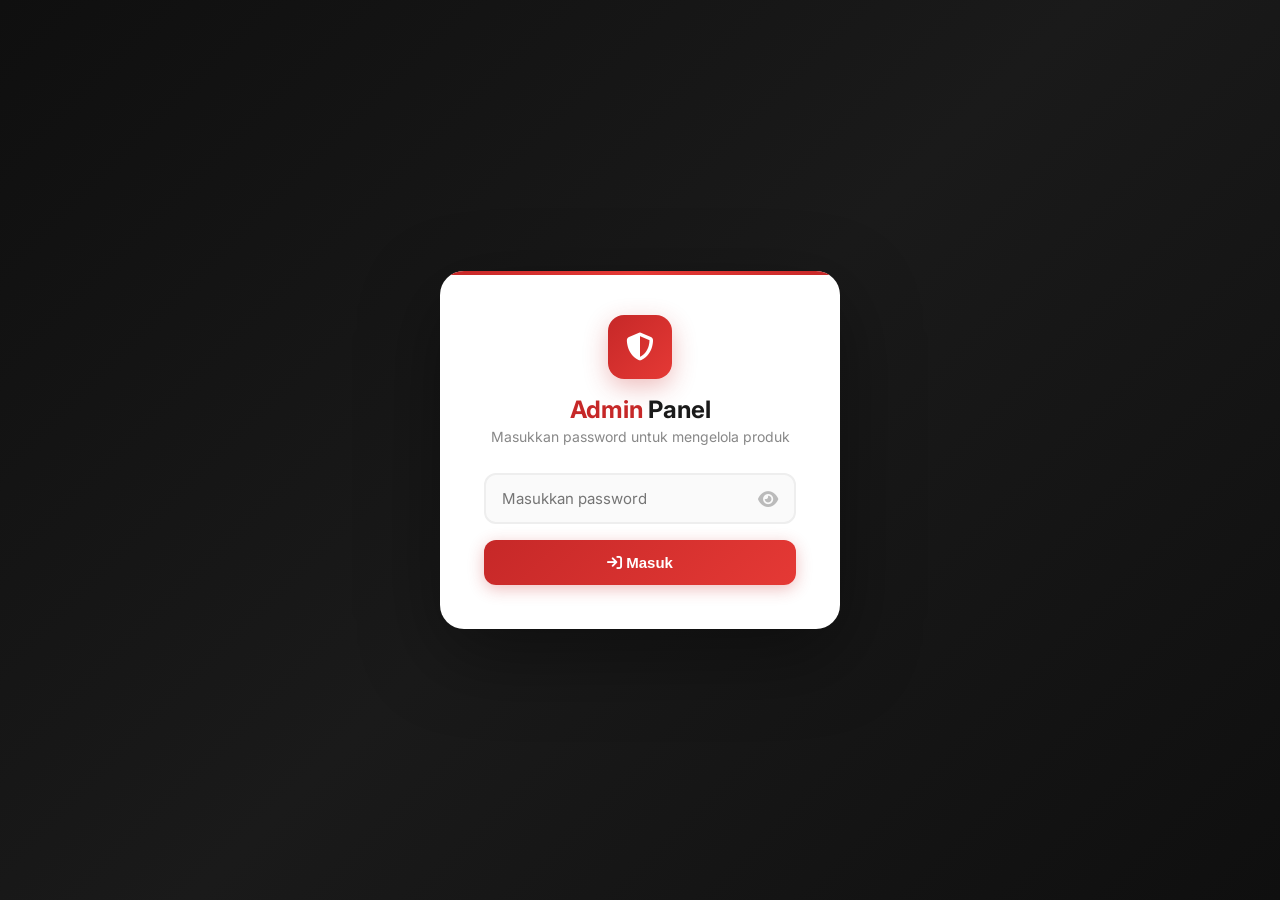
<file: admin.html>
<!DOCTYPE html>
<html lang="id">
<head>
  <meta charset="UTF-8">
  <meta name="viewport" content="width=device-width, initial-scale=1.0">
  <title>Admin — Toko Meubel Murah</title>
  <link rel="preconnect" href="https://fonts.googleapis.com">
  <link href="https://fonts.googleapis.com/css2?family=Inter:wght@400;500;600;700;800&display=swap" rel="stylesheet">
  <link rel="stylesheet" href="https://cdnjs.cloudflare.com/ajax/libs/font-awesome/6.5.1/css/all.min.css">
  <style>
    * { box-sizing: border-box; margin: 0; padding: 0; }
    body {
      font-family: 'Inter', sans-serif; background: #f0f2f5; color: #1a1a1a;
      min-height: 100vh;
    }

    /* ========== LOGIN ========== */
    .login-screen {
      min-height: 100vh; display: flex; align-items: center; justify-content: center;
      background: linear-gradient(135deg, #0f0f0f 0%, #1a1a1a 50%, #0f0f0f 100%);
      padding: 20px;
    }
    .login-card {
      background: #fff; border-radius: 24px; padding: 44px; max-width: 400px; width: 100%;
      box-shadow: 0 25px 80px rgba(0,0,0,.4); text-align: center;
      position: relative; overflow: hidden;
    }
    .login-card::before {
      content: ''; position: absolute; top: 0; left: 0; right: 0; height: 4px;
      background: linear-gradient(90deg, #c62828, #e53935, #c62828);
    }
    .login-card .icon {
      width: 64px; height: 64px; background: linear-gradient(135deg, #c62828, #e53935);
      border-radius: 16px;
      display: flex; align-items: center; justify-content: center;
      margin: 0 auto 16px; font-size: 28px; color: #fff;
      box-shadow: 0 8px 24px rgba(198,40,40,.3);
    }
    .login-card h1 { font-size: 24px; margin-bottom: 4px; }
    .login-card h1 span { color: #c62828; }
    .login-card p { color: #888; font-size: 14px; margin-bottom: 28px; }
    .login-card .pw-wrap { position: relative; margin-bottom: 16px; }
    .login-card .pw-wrap input {
      width: 100%; padding: 14px 44px 14px 16px; border: 2px solid #eee;
      border-radius: 12px; font-size: 15px; outline: none; transition: border .2s; font-family: inherit;
      background: #fafafa;
    }
    .login-card .pw-wrap input:focus { border-color: #c62828; background: #fff; }
    .login-card .pw-toggle {
      position: absolute; right: 14px; top: 50%; transform: translateY(-50%);
      cursor: pointer; color: #bbb; font-size: 18px; padding: 4px;
    }
    .login-card .pw-toggle:hover { color: #666; }
    .login-card .btn {
      width: 100%; padding: 14px; background: linear-gradient(135deg, #c62828, #e53935);
      color: #fff;
      border: none; border-radius: 12px; font-size: 15px; font-weight: 600; cursor: pointer;
      transition: all .2s; box-shadow: 0 4px 16px rgba(198,40,40,.3);
    }
    .login-card .btn:hover { transform: translateY(-2px); box-shadow: 0 6px 24px rgba(198,40,40,.4); }
    .login-card .btn:active { transform: translateY(0); }
    .login-card .error {
      color: #c62828; font-size: 13px; margin-top: 12px; display: none;
      background: #fef2f2; padding: 10px; border-radius: 8px;
    }

    /* ========== DASHBOARD LAYOUT ========== */
    .dashboard {
      display: none; min-height: 100vh;
      position: relative;
    }

    /* ===== SIDEBAR ===== */
    .sidebar {
      position: fixed; top: 0; left: 0; bottom: 0; width: 240px;
      background: #1a1a1a; z-index: 200;
      display: flex; flex-direction: column;
      transition: transform .3s cubic-bezier(.4,0,.2,1);
    }
    .sidebar-brand {
      display: flex; align-items: center; gap: 12px;
      padding: 20px 20px 24px; border-bottom: 1px solid rgba(255,255,255,.06);
    }
    .sidebar-brand i { font-size: 26px; color: #c62828; }
    .sidebar-brand .brand-text { line-height: 1.3; }
    .sidebar-brand .brand-text span { font-weight: 800; font-size: 16px; color: #fff; }
    .sidebar-brand .brand-text small { font-size: 11px; color: #888; display: block; font-weight: 400; }
    .sidebar-nav { flex: 1; padding: 12px 12px; overflow-y: auto; }
    .sidebar-nav a {
      display: flex; align-items: center; gap: 12px;
      padding: 11px 14px; border-radius: 10px;
      color: #888; font-size: 13px; font-weight: 500;
      text-decoration: none; transition: all .15s;
      margin-bottom: 2px; position: relative;
    }
    .sidebar-nav a i { width: 20px; text-align: center; font-size: 15px; }
    .sidebar-nav a:hover { background: rgba(255,255,255,.06); color: #ddd; }
    .sidebar-nav a.active {
      background: rgba(198,40,40,.15); color: #ef5350; font-weight: 600;
    }
    .sidebar-nav a.active::before {
      content: ''; position: absolute; left: -12px; top: 50%; transform: translateY(-50%);
      width: 3px; height: 20px; background: #c62828; border-radius: 0 3px 3px 0;
    }
    .sidebar-nav .nav-badge {
      margin-left: auto; background: rgba(255,255,255,.1); padding: 2px 9px;
      border-radius: 20px; font-size: 11px; font-weight: 600; color: #aaa;
    }
    .sidebar-nav .section-label {
      font-size: 10px; text-transform: uppercase; letter-spacing: 1.2px;
      color: #555; padding: 16px 14px 8px; font-weight: 600;
    }
    .sidebar-footer {
      padding: 12px; border-top: 1px solid rgba(255,255,255,.06);
    }
    .sidebar-logout {
      width: 100%; padding: 11px 14px; border: none; border-radius: 10px;
      background: transparent; color: #888; font-size: 13px; font-weight: 500;
      cursor: pointer; display: flex; align-items: center; gap: 12px;
      transition: all .15s; font-family: inherit;
    }
    .sidebar-logout i { width: 20px; text-align: center; font-size: 15px; }
    .sidebar-logout:hover { background: rgba(255,255,255,.06); color: #ef5350; }

    /* ===== SIDEBAR TOGGLE (mobile) ===== */
    .sidebar-toggle {
      display: none; position: fixed; top: 14px; left: 14px; z-index: 300;
      width: 40px; height: 40px; border: none; border-radius: 10px;
      background: #1a1a1a; color: #fff; font-size: 18px; cursor: pointer;
      align-items: center; justify-content: center; transition: all .2s;
    }
    .sidebar-toggle:hover { background: #c62828; }
    .sidebar-overlay {
      display: none; position: fixed; inset: 0; background: rgba(0,0,0,.5);
      z-index: 150;
    }

    /* ===== MAIN CONTENT ===== */
    .main-content {
      margin-left: 240px; min-height: 100vh;
      display: flex; flex-direction: column;
    }

    /* ===== MAIN HEADER ===== */
    .main-header {
      background: rgba(255,255,255,.85);
      backdrop-filter: blur(12px); -webkit-backdrop-filter: blur(12px);
      border-bottom: 1px solid rgba(0,0,0,.06);
      padding: 16px 32px;
      position: sticky; top: 0; z-index: 100;
      display: flex; justify-content: space-between; align-items: center;
    }
    .header-title h1 {
      font-size: 20px; font-weight: 800; letter-spacing: -.3px;
    }
    .header-title h1 span { color: #c62828; }
    .header-title p { font-size: 12px; color: #999; margin-top: 2px; font-weight: 400; }
    .header-actions { display: flex; gap: 8px; }
    .header-actions button {
      padding: 9px 18px; border: none; border-radius: 10px; font-size: 13px;
      font-weight: 600; cursor: pointer; display: flex; align-items: center; gap: 7px;
      transition: all .2s; letter-spacing: .2px; font-family: inherit;
    }

    .body-content { padding: 28px 32px; flex: 1; }

    /* ========== STATS ========== */
    .stats-row {
      display: grid; grid-template-columns: repeat(auto-fit, minmax(160px, 1fr));
      gap: 14px; margin-bottom: 28px;
    }
    .stat-card {
      background: #fff; border-radius: 16px; padding: 22px 24px;
      display: flex; align-items: center; gap: 18px;
      box-shadow: 0 1px 3px rgba(0,0,0,.04); border: 1px solid #f0f0f0;
      transition: all .25s cubic-bezier(.4,0,.2,1);
    }
    .stat-card:hover {
      transform: translateY(-3px);
      box-shadow: 0 12px 32px rgba(0,0,0,.08);
      border-color: #e0e0e0;
    }
    .stat-card .s-icon {
      width: 50px; height: 50px; border-radius: 14px;
      display: flex; align-items: center; justify-content: center; font-size: 22px; flex-shrink: 0;
    }
    .stat-card .s-icon.red { background: linear-gradient(135deg, #fef2f2, #fde8e8); color: #c62828; }
    .stat-card .s-icon.green { background: linear-gradient(135deg, #f0fdf4, #dcfce7); color: #2e7d32; }
    .stat-card .s-icon.blue { background: linear-gradient(135deg, #eff6ff, #dbeafe); color: #2563eb; }
    .stat-card .s-icon.amber { background: linear-gradient(135deg, #fff3e0, #ffe0b2); color: #e65100; }
    .stat-card .s-body .num { font-size: 24px; font-weight: 800; line-height: 1.2; letter-spacing: -.5px; }
    .stat-card .s-body .label { font-size: 12px; color: #999; margin-top: 3px; font-weight: 500; }

    /* ========== TOOLBAR ========== */
    .toolbar-wrap {
      background: #fff; border-radius: 16px; padding: 18px 22px;
      box-shadow: 0 1px 3px rgba(0,0,0,.04);
      border: 1px solid #f0f0f0; margin-bottom: 20px;
      display: flex; gap: 12px; flex-wrap: wrap; align-items: center;
    }
    .toolbar-wrap .search-wrap {
      position: relative; flex: 1; min-width: 200px;
    }
    .toolbar-wrap .search-wrap i {
      position: absolute; left: 14px; top: 50%; transform: translateY(-50%);
      color: #bbb; font-size: 14px; pointer-events: none;
    }
    .toolbar-wrap .search-wrap input {
      width: 100%; padding: 11px 14px 11px 40px; border: 2px solid #eee;
      border-radius: 11px; font-size: 13px; outline: none; font-family: inherit;
      transition: all .2s; background: #fafafa;
    }
    .toolbar-wrap .search-wrap input:focus {
      border-color: #c62828; background: #fff;
      box-shadow: 0 0 0 3px rgba(198,40,40,.08);
    }
    .toolbar-wrap select {
      padding: 11px 14px; border: 2px solid #eee; border-radius: 11px;
      font-size: 13px; outline: none; font-family: inherit; cursor: pointer;
      min-width: 160px; transition: all .2s; background: #fafafa; appearance: none;
      background-image: url("data:image/svg+xml,%3Csvg xmlns='http://www.w3.org/2000/svg' width='12' height='12' viewBox='0 0 12 12'%3E%3Cpath fill='%23999' d='M6 8L1 3h10z'/%3E%3C/svg%3E");
      background-repeat: no-repeat; background-position: right 12px center; padding-right: 32px;
    }
    .toolbar-wrap select:focus { border-color: #c62828; background-color: #fff; }
    .toolbar-wrap .result-count {
      font-size: 12px; color: #888; white-space: nowrap;
      background: #f5f5f5; padding: 7px 14px; border-radius: 9px; font-weight: 500;
    }

    /* ========== TABLE ========== */
    .table-wrap {
      background: #fff; border-radius: 16px;
      box-shadow: 0 1px 3px rgba(0,0,0,.04);
      border: 1px solid #f0f0f0; overflow: hidden;
    }
    .table-scroll { overflow-x: auto; }
    table { width: 100%; border-collapse: collapse; font-size: 13px; }
    thead { background: #f8f9fa; }
    th {
      text-align: left; padding: 16px 14px; font-weight: 600; font-size: 11px;
      text-transform: uppercase; letter-spacing: .6px; color: #888;
      border-bottom: 1px solid #eee; white-space: nowrap; cursor: pointer;
      user-select: none; position: sticky; top: 0; z-index: 2; background: #f8f9fa;
      transition: color .15s;
    }
    th:hover { color: #1a1a1a; }
    th .sort-icon { margin-left: 4px; opacity: .35; font-size: 10px; transition: opacity .15s; }
    th:hover .sort-icon { opacity: .7; }
    th.sorted .sort-icon { opacity: 1; color: #c62828; }
    td { padding: 14px; border-bottom: 1px solid #f0f0f0; vertical-align: middle; }
    tr:last-child td { border-bottom: none; }
    tbody tr { transition: background .15s; }
    tbody tr:hover td { background: #fafafa; }
    tbody tr:nth-child(even) td { background: #fbfbfb; }
    tbody tr:nth-child(even):hover td { background: #f5f5f5; }
    td .thumb {
      width: 44px; height: 44px; object-fit: cover; border-radius: 10px;
      display: block; border: 1px solid #eee; transition: transform .2s;
    }
    td .thumb:hover { transform: scale(1.8); }
    td .thumb-placeholder {
      width: 44px; height: 44px; border-radius: 10px; background: #f5f5f5;
      display: flex; align-items: center; justify-content: center; color: #ccc; font-size: 16px;
    }
    td .name { font-weight: 600; font-size: 13px; color: #1a1a1a; }
    td .id-text { font-size: 11px; color: #aaa; margin-top: 3px; font-family: 'SF Mono', monospace; }
    td .price { font-weight: 700; color: #2e7d32; font-size: 14px; }
    td .price-zero { color: #999; font-size: 12px; }
    td .cat-tag {
      display: inline-block; padding: 4px 12px; border-radius: 8px;
      background: linear-gradient(135deg, #fef2f2, #fde8e8); color: #c62828;
      font-size: 11px; font-weight: 600;
    }
    td .badge-tag {
      display: inline-block; padding: 4px 12px; border-radius: 8px;
      font-size: 11px; font-weight: 600;
    }
    td .badge-tag.olympic { background: linear-gradient(135deg, #eff6ff, #dbeafe); color: #2563eb; }
    td .badge-tag.activ { background: linear-gradient(135deg, #f0fdf4, #dcfce7); color: #2e7d32; }
    td .badge-tag.premium { background: linear-gradient(135deg, #fff3e0, #ffe0b2); color: #e65100; }
    td .badge-tag.other { background: linear-gradient(135deg, #f5f3ff, #ede9fe); color: #7c3aed; }
    td .actions-cell { white-space: nowrap; text-align: right; }
    td .actions-cell button {
      padding: 7px 14px; border: none; border-radius: 9px; font-size: 12px;
      cursor: pointer; transition: all .2s; font-weight: 500;
    }
    .btn-sm-edit { background: #f0fdf4; color: #2e7d32; }
    .btn-sm-edit:hover { background: #2e7d32; color: #fff; transform: translateY(-1px); }
    .btn-sm-del { background: #fef2f2; color: #c62828; }
    .btn-sm-del:hover { background: #c62828; color: #fff; transform: translateY(-1px); }

    /* ========== BUTTONS ========== */
    .btn-red { background: linear-gradient(135deg, #c62828, #e53935); color: #fff; box-shadow: 0 4px 14px rgba(198,40,40,.25); }
    .btn-red:hover { transform: translateY(-1px); box-shadow: 0 6px 20px rgba(198,40,40,.35); }
    .btn-outline { background: transparent; border: 1px solid #ddd !important; color: #666; }
    .btn-outline:hover { border-color: #bbb !important; color: #1a1a1a; background: #f5f5f5; }
    .btn-green { background: linear-gradient(135deg, #2e7d32, #43a047); color: #fff; box-shadow: 0 4px 14px rgba(46,125,50,.25); }
    .btn-green:hover { transform: translateY(-1px); box-shadow: 0 6px 20px rgba(46,125,50,.35); }
    .btn-amber { background: linear-gradient(135deg, #e65100, #ff6d00); color: #fff; box-shadow: 0 4px 14px rgba(230,81,0,.25); }
    .btn-amber:hover { transform: translateY(-1px); box-shadow: 0 6px 20px rgba(230,81,0,.35); }
    .btn-purple { background: linear-gradient(135deg, #7c3aed, #a855f7); color: #fff; box-shadow: 0 4px 14px rgba(124,58,237,.25); }
    .btn-purple:hover { transform: translateY(-1px); box-shadow: 0 6px 20px rgba(124,58,237,.35); }

    /* ========== MODAL ========== */
    .modal-overlay {
      display: none; position: fixed; inset: 0; background: rgba(0,0,0,.5);
      z-index: 999; align-items: center; justify-content: center;
      padding: 20px; backdrop-filter: blur(8px);
    }
    .modal-overlay.open { display: flex; }
    .modal {
      background: #fff; border-radius: 24px; max-width: 720px; width: 100%;
      max-height: 85vh; overflow-y: auto; padding: 36px;
      box-shadow: 0 25px 80px rgba(0,0,0,.25); animation: modalIn .25s cubic-bezier(.4,0,.2,1);
      position: relative;
    }
    .modal::before {
      content: ''; position: absolute; top: 0; left: 0; right: 0; height: 4px;
      background: linear-gradient(90deg, #c62828, #e53935, #c62828);
      border-radius: 24px 24px 0 0;
    }
    @keyframes modalIn { from { opacity: 0; transform: scale(.95) translateY(12px); } to { opacity: 1; transform: none; } }
    .modal h2 { font-size: 20px; margin-bottom: 4px; font-weight: 700; }
    .modal .modal-sub { color: #999; font-size: 13px; margin-bottom: 28px; }
    .modal .field { margin-bottom: 18px; }
    .modal label {
      font-size: 12px; font-weight: 600; color: #555; display: block; margin-bottom: 6px;
      text-transform: uppercase; letter-spacing: .5px;
    }
    .modal label .req { color: #c62828; }
    .modal input, .modal textarea, .modal select {
      width: 100%; padding: 12px 16px; border: 2px solid #eee; border-radius: 12px;
      font-size: 13px; outline: none; font-family: inherit; transition: all .2s;
      background: #fafafa;
    }
    .modal input:focus, .modal textarea:focus, .modal select:focus {
      border-color: #c62828; background: #fff;
      box-shadow: 0 0 0 3px rgba(198,40,40,.08);
    }
    .modal textarea { min-height: 70px; resize: vertical; }
    .modal .row { display: grid; grid-template-columns: 1fr 1fr; gap: 16px; }
    .modal .modal-actions {
      display: flex; gap: 12px; margin-top: 28px; padding-top: 24px;
      border-top: 1px solid #f0f0f0;
    }
    .modal .modal-actions button {
      padding: 12px 32px; border: none; border-radius: 12px; font-size: 13px;
      font-weight: 600; cursor: pointer; transition: all .2s; letter-spacing: .2px;
    }
    .modal .modal-actions .btn-cancel {
      background: #f5f5f5; color: #666;
    }
    .modal .modal-actions .btn-cancel:hover { background: #eee; }
    .spec-row, .feat-row {
      display: flex; gap: 8px; margin-bottom: 10px;
    }
    .spec-row input, .feat-row input { flex: 1; }
    .spec-row .btn-del, .feat-row .btn-del {
      background: #fef2f2; color: #c62828; border: none; border-radius: 10px;
      padding: 0 14px; cursor: pointer; font-size: 14px; transition: all .15s;
    }
    .spec-row .btn-del:hover, .feat-row .btn-del:hover { background: #c62828; color: #fff; }
    .btn-add-row {
      font-size: 12px; color: #c62828; border: 1.5px dashed #ddd;
      padding: 10px 16px; border-radius: 10px; cursor: pointer; background: transparent; margin-top: 6px;
      transition: all .2s; font-weight: 500;
    }
    .btn-add-row:hover { border-color: #c62828; background: #fef2f2; }
    .modal .img-preview { width: 90px; height: 90px; object-fit: cover; border-radius: 12px; margin-top: 8px; border: 1px solid #eee; box-shadow: 0 2px 8px rgba(0,0,0,.06); }

    /* ========== EMPTY STATE ========== */
    .empty-state {
      text-align: center; padding: 70px 20px; color: #bbb;
    }
    .empty-state i { font-size: 56px; margin-bottom: 16px; color: #ddd; }
    .empty-state p { font-size: 14px; color: #aaa; }

    /* ========== TOAST ========== */
    .toast {
      position: fixed; bottom: 30px; right: 30px; z-index: 9999;
      display: none; align-items: center; gap: 12px;
      background: #1a1a1a; color: #fff; padding: 16px 28px; border-radius: 14px;
      font-size: 13px; max-width: 420px; box-shadow: 0 16px 48px rgba(0,0,0,.25);
      font-weight: 500;
    }
    .toast i { font-size: 20px; color: #4caf50; }
    .toast.show { display: flex; animation: slideUp .35s cubic-bezier(.4,0,.2,1); }
    @keyframes slideUp { from { opacity: 0; transform: translateY(24px); } to { opacity: 1; transform: none; } }

    /* ========== RESPONSIVE ========== */
    @media (max-width: 1024px) {
      .sidebar { transform: translateX(-100%); }
      .sidebar.open { transform: translateX(0); }
      .sidebar-overlay.open { display: block; }
      .sidebar-toggle { display: flex; }
      .main-content { margin-left: 0; }
      .main-header { padding: 12px 16px 12px 60px; }
      .body-content { padding: 16px; }
      .header-title h1 { font-size: 17px; }
    }
    @media (max-width: 768px) {
      .header-actions button span { display: none; }
      .header-actions button { padding: 9px 14px; }
      .stats-row { grid-template-columns: repeat(2, 1fr); gap: 10px; }
      .stat-card { padding: 16px; gap: 14px; }
      .stat-card .s-icon { width: 42px; height: 42px; font-size: 18px; }
      .stat-card .s-body .num { font-size: 20px; }
      .toolbar-wrap { padding: 14px; }
      .modal { padding: 24px 20px; }
      .modal .row { grid-template-columns: 1fr; }
      td .thumb { width: 36px; height: 36px; }
      th, td { padding: 12px 10px; font-size: 12px; }
      th:nth-child(4), td:nth-child(4) { display: none; }
      .login-card { padding: 32px 24px; }
    }
    @media (max-width: 480px) {
      .stats-row { grid-template-columns: repeat(2, 1fr); }
      th:nth-child(5), td:nth-child(5) { display: none; }
    }

    ::-webkit-scrollbar { width: 6px; height: 6px; }
    ::-webkit-scrollbar-track { background: transparent; }
    ::-webkit-scrollbar-thumb { background: #ddd; border-radius: 3px; }
    ::-webkit-scrollbar-thumb:hover { background: #bbb; }
  </style>
</head>
<body>
  <!-- ============ LOGIN ============ -->
  <div class="login-screen" id="loginScreen">
    <div class="login-card">
      <div class="icon"><i class="fas fa-shield-alt"></i></div>
      <h1><span>Admin</span> Panel</h1>
      <p>Masukkan password untuk mengelola produk</p>
      <div class="pw-wrap">
        <input type="password" id="passwordInput" placeholder="Masukkan password" onkeydown="if(event.key==='Enter')checkPassword()">
        <span class="pw-toggle" onclick="togglePassword()"><i class="fas fa-eye" id="pwIcon"></i></span>
      </div>
      <button class="btn" onclick="checkPassword()"><i class="fas fa-arrow-right-to-bracket"></i> Masuk</button>
      <div class="error" id="loginError"><i class="fas fa-exclamation-circle"></i> Password salah, coba lagi</div>
    </div>
  </div>

  <!-- ============ SIDEBAR TOGGLE (mobile) ============ -->
  <button class="sidebar-toggle" id="sidebarToggle" onclick="toggleSidebar()"><i class="fas fa-bars"></i></button>
  <div class="sidebar-overlay" id="sidebarOverlay" onclick="toggleSidebar()"></div>

  <!-- ============ DASHBOARD ============ -->
  <div class="dashboard" id="dashboard">

    <aside class="sidebar" id="sidebar">
      <div class="sidebar-brand">
        <i class="fas fa-couch"></i>
        <div class="brand-text">
          <span>Admin Panel</span>
          <small>Toko Meubel Murah</small>
        </div>
      </div>
      <nav class="sidebar-nav">
        <div class="section-label">Menu</div>
        <a href="#"><i class="fas fa-th-large"></i> Dashboard</a>
        <a href="#" class="active"><i class="fas fa-box"></i> Produk</a>
        <a href="#"><i class="fas fa-shopping-cart"></i> Pesanan <span class="nav-badge">via WA</span></a>
        <div class="section-label">Lainnya</div>
        <a href="#" onclick="exportData();return false"><i class="fas fa-download"></i> Export Data</a>
        <a href="index.html" target="_blank"><i class="fas fa-external-link-alt"></i> Lihat Website</a>
      </nav>
      <div class="sidebar-footer">
        <button class="sidebar-logout" onclick="logout()"><i class="fas fa-sign-out-alt"></i> Keluar</button>
      </div>
    </aside>

    <main class="main-content">
      <header class="main-header">
        <div class="header-title">
          <h1>Produk <span>Furniture</span></h1>
          <p id="headerSubtitle">Kelola semua produk</p>
        </div>
        <div class="header-actions">
          <button class="btn-outline" onclick="exportData()"><i class="fas fa-file-code"></i> <span>Export JS</span></button>
          <button class="btn-purple" onclick="exportCSV()"><i class="fas fa-file-csv"></i> <span>Export CSV</span></button>
          <button class="btn-green" onclick="openAddModal()"><i class="fas fa-plus"></i> <span>Tambah Produk</span></button>
        </div>
      </header>

      <div class="body-content">
        <div class="stats-row" id="statsRow"></div>

        <div class="toolbar-wrap">
          <div class="search-wrap">
            <i class="fas fa-search"></i>
            <input type="text" id="searchInput" placeholder="Cari nama atau ID produk..." oninput="renderTable()">
          </div>
          <select id="catFilter" onchange="renderTable()">
            <option value="">Semua Kategori</option>
          </select>
          <span class="result-count" id="resultCount">0 produk</span>
        </div>

        <div class="table-wrap">
          <div class="table-scroll">
            <table>
              <thead>
                <tr>
                  <th style="width:44px">Gbr</th>
                  <th onclick="sortBy('name')">Produk <span class="sort-icon"><i class="fas fa-sort"></i></span></th>
                  <th onclick="sortBy('category')">Kategori <span class="sort-icon"><i class="fas fa-sort"></i></span></th>
                  <th onclick="sortBy('price')">Harga <span class="sort-icon"><i class="fas fa-sort"></i></span></th>
                  <th>Badge</th>
                  <th style="width:130px;text-align:right">Aksi</th>
                </tr>
              </thead>
              <tbody id="tableBody"></tbody>
            </table>
          </div>
        </div>
      </div>
    </main>

  </div>

  <!-- ============ MODAL ============ -->
  <div class="modal-overlay" id="modalOverlay">
    <div class="modal">
      <h2 id="modalTitle">Edit Produk</h2>
      <p class="modal-sub" id="modalSub">Lengkapi informasi produk di bawah ini</p>
      <input type="hidden" id="editId">
      <div class="row">
        <div class="field">
          <label>ID Produk <span class="req">*</span></label>
          <input id="fieldId" placeholder="contoh: ginko">
        </div>
        <div class="field">
          <label>Nama Produk <span class="req">*</span></label>
          <input id="fieldName" placeholder="Nama produk">
        </div>
      </div>
      <div class="row">
        <div class="field">
          <label>Kategori</label>
          <select id="fieldCategory">
            <option>Kasur Busa</option><option>Lemari</option><option>Meja</option>
            <option>Meja Rias</option><option>Rak & Aksesoris</option><option>Kitchen Set</option>
            <option>Office Set</option>
          </select>
        </div>
        <div class="field">
          <label>Harga (0 = Hubungi WA)</label>
          <input id="fieldPrice" type="number" placeholder="0">
        </div>
      </div>
      <div class="row">
        <div class="field">
          <label>Badge</label>
          <input id="fieldBadge" placeholder="PREMIUM (kosongkan jika tidak ada)">
        </div>
        <div class="field">
          <label>Gambar Utama (URL)</label>
          <input id="fieldImage" placeholder="URL gambar">
        </div>
      </div>
      <div class="field">
        <label>Gambar Tambahan (URL, pisahkan dengan koma)</label>
        <input id="fieldImages" placeholder="url1, url2, url3">
        <img class="img-preview" id="imgPreview" style="display:none">
      </div>
      <div class="field">
        <label>Deskripsi</label>
        <textarea id="fieldDesc" rows="2"></textarea>
      </div>
      <div class="field">
        <label>Deskripsi WA</label>
        <input id="fieldWa" placeholder="Halo, saya tertarik dengan ...">
      </div>
      <div class="field">
        <label>Spesifikasi</label>
        <div id="specsContainer"></div>
        <button class="btn-add-row" onclick="addSpecRow()"><i class="fas fa-plus"></i> Tambah Spesifikasi</button>
      </div>
      <div class="field">
        <label>Fitur</label>
        <div id="featsContainer"></div>
        <button class="btn-add-row" onclick="addFeatRow()"><i class="fas fa-plus"></i> Tambah Fitur</button>
      </div>
      <div class="modal-actions">
        <button class="btn-red" onclick="saveProduct()"><i class="fas fa-save"></i> Simpan</button>
        <button class="btn-cancel" onclick="closeModal()">Batal</button>
      </div>
    </div>
  </div>

  <!-- ============ TOAST ============ -->
  <div class="toast" id="toast"><i class="fas fa-check-circle"></i> <span id="toastMsg"></span></div>

  <script>
// ========== PRODUCT DATABASE ==========
const products = {
  // === KASUR BUSA (Olympic Foam) ===
  ginko: {
    id: 'ginko',
    name: 'Olympic Ginko Hybrid® 160x200',
    category: 'Kasur Busa',
    image: 'https://asset.morefurniture.id/OLYMPIC/GINKO/ginko-4.webp',
    images: [
      'https://asset.morefurniture.id/OLYMPIC/GINKO/ginko-4.webp',
      'https://asset.morefurniture.id/OLYMPIC/GINKO/ginko-4.webp'
    ],
    badge: 'PREMIUM',
    price: 7280000,
    description: 'Kasur busa terbaru yang dirancang khusus memenuhi kebutuhan tidur dengan sensasi dingin menyejukkan. Ini adalah pilihan terbaik untuk Anda yang menginginkan tidur pulas dengan cara praktis.',
    specs: {
      'Ukuran': '160x200 cm',
      'Tebal': '28 cm',
      'Merek': 'Olympic',
      'Garansi': '20 tahun',
      'Teknologi': 'Cool Gel Memory Foam',
      'Densitas': 'Ultra High Density Foam',
      'Bahan': 'Premium Plush Knit Fabric',
      'Desain': 'Two Tones Modern Design',
      'Anti Slip': 'Mattress Grip Pad',
      'Pengiriman': 'In The Box (Vakum)'
    },
    features: [
      'Ultra High Density Foam – busa kepadatan tinggi untuk daya tahan maksimal',
      'Cool Gel Memory Foam – sensasi dingin menyejukkan saat tidur',
      'Premium Plush Knit Fabric – kain rajut premium yang lembut dan mewah',
      'Two Tones Modern Design – tampilan modern dua warna yang elegan',
      'Mattress Grip Pad – anti slip agar kasur tidak bergeser',
      'Tersedia dalam berbagai ukuran: 90x200, 120x200, 140x200, 160x200, 180x200'
    ],
    waText: 'Halo, saya tertarik dengan Olympic Ginko Hybrid 160x200 (Rp 7.280.000)'
  },

  serena: {
    id: 'serena',
    name: 'Olympic Serena Hybrid® 160x200',
    category: 'Kasur Busa',
    image: 'https://asset.morefurniture.id/OLYMPIC/SERENA/KB/serena-4.webp',
    images: [
      'https://asset.morefurniture.id/OLYMPIC/SERENA/KB/serena-4.webp',
      'https://asset.morefurniture.id/OLYMPIC/SERENA/KB/serena-4.webp'
    ],
    badge: 'BESTSELLER',
    price: 6100000,
    description: 'Kini tidur semakin mengasyikan dengan sentuhan kenyamanan dan sensasi dingin menyejukkan. Lewat penggunaan busa berdensitas tinggi dan kain rajut halus, tidur nyenyak dengan berbagai preferensi gaya tidur bisa Anda dapatkan.',
    specs: {
      'Ukuran': '160x200 cm',
      'Tebal': '23 cm',
      'Merek': 'Olympic',
      'Garansi': '20 tahun',
      'Teknologi': 'Cool Gel Memory Foam',
      'Densitas': 'High Density Sleep Foam',
      'Bahan': 'Soft Knit Fabric',
      'Desain': 'Two Tones Modern Design',
      'Anti Slip': 'Mattress Grip Pad',
      'Pengiriman': 'In The Box (Vakum)'
    },
    features: [
      'Cool Gel Memory Foam – lapisan gel dingin untuk tidur yang nyaman',
      'High Density Sleep Foam – busa densitas tinggi untuk support optimal',
      'Soft Knit Fabric – kain rajut lembut dan halus di kulit',
      'Two Tones Modern Design – desain dua warna yang modern dan segar',
      'Mattress Grip Pad – alas anti slip bawah kasur',
      'Tersedia berbagai ukuran: 90x200, 120x200, 140x200, 160x200, 180x200'
    ],
    waText: 'Halo, saya tertarik dengan Olympic Serena Hybrid 160x200 (Rp 6.100.000)'
  },

  valerie: {
    id: 'valerie',
    name: 'Olympic Valerie Nature-Nap® 160x200',
    category: 'Kasur Busa',
    image: 'https://asset.morefurniture.id/OLYMPIC/VALERIE/valerie-4.webp',
    images: [
      'https://asset.morefurniture.id/OLYMPIC/VALERIE/valerie-4.webp',
      'https://asset.morefurniture.id/OLYMPIC/VALERIE/valerie-4.webp'
    ],
    badge: '20 YR',
    price: 5500000,
    description: 'Untuk Anda yang menyukai tidur dengan posisi terlentang, Kasur busa dengan tingkat kepadatan keras dibalut kain rajut lembut adalah pilihan yang cocok. Dilengkapi anti slip pada bagian bawah, nikmati tidur nyenyak sepanjang malam.',
    specs: {
      'Ukuran': '160x200 cm',
      'Tebal': '25 cm',
      'Merek': 'Olympic',
      'Garansi': '20 tahun',
      'Densitas': 'Ultra High Density Foam',
      'Bahan': 'Premium Plush Knit Fabric',
      'Desain': 'Two Tones Modern Design',
      'Anti Slip': 'Mattress Grip Pad',
      'Rekomendasi': 'Ideal untuk Back Sleeper',
      'Pengiriman': 'In The Box (Vakum)'
    },
    features: [
      'Ideal for Back Sleeper – direkomendasikan untuk tidur telentang',
      'Ultra High Density Foam – kepadatan busa ekstra tinggi',
      'Premium Plush Knit Fabric – kain rajut premium yang mewah',
      'Two Tones Modern Design – desain modern dua warna',
      'Mattress Grip Pad – alas anti slip bawah kasur',
      'Tersedia dalam berbagai ukuran: 90x200, 120x200, 140x200, 160x200, 180x200'
    ],
    waText: 'Halo, saya tertarik dengan Olympic Valerie Nature-Nap 160x200 (Rp 5.500.000)'
  },

  olympedic: {
    id: 'olympedic',
    name: 'Olympic Olympedic Foam® 160x200',
    category: 'Kasur Busa',
    image: 'https://asset.morefurniture.id/PRODUCT/p-1299-1737018089-5.webp',
    images: [
      'https://asset.morefurniture.id/PRODUCT/p-1299-1737018089-5.webp',
      'https://asset.morefurniture.id/PRODUCT/p-1299-1737018089-5.webp'
    ],
    badge: '15 YR',
    price: 5160000,
    description: 'Memaksimalkan istirahat Anda dengan daya tahan lama dan lapisan busa berdensitas lebih tinggi. Cocok untuk Anda yang menginginkan kasur busa dengan kualitas premium dan harga terjangkau.',
    specs: {
      'Ukuran': '160x200 cm',
      'Tebal': '25 cm',
      'Merek': 'Olympic',
      'Garansi': '15 tahun',
      'Densitas': 'Ultra High Density Foam',
      'Bahan': 'Premium Plush Knit Fabric',
      'Rekomendasi': 'Ideal untuk Back Sleeper',
      'Tipe': 'Durable Foam Comfort'
    },
    features: [
      'Ideal for Back Sleeper – nyaman untuk tidur telentang',
      'Ultra High Density Foam – busa kepadatan tinggi',
      'Durable Foam Comfort – kenyamanan busa yang tahan lama',
      'Premium Plush Knit Fabric – kain rajut premium lembut',
      'Tersedia dalam berbagai ukuran: 90x200, 120x200, 140x200, 160x200, 180x200'
    ],
    waText: 'Halo, saya tertarik dengan Olympic Olympedic Foam 160x200 (Rp 5.160.000)'
  },

  zenitha: {
    id: 'zenitha',
    name: 'Olympic Zenitha® 160x200',
    category: 'Kasur Busa',
    image: 'https://asset.morefurniture.id/OLYMPIC/ZENITHA/zenitha-4.webp',
    images: [
      'https://asset.morefurniture.id/OLYMPIC/ZENITHA/zenitha-4.webp',
      'https://asset.morefurniture.id/OLYMPIC/ZENITHA/zenitha-4.webp'
    ],
    badge: '',
    price: 4520000,
    description: 'Kasur busa andalan yang bisa membuat Anda tidur lelap dengan senyuman. Memiliki berbagai fitur esensial yang bisa kamu dapatkan dengan harga terjangkau. Selamat tidur & mimpi indah!',
    specs: {
      'Ukuran': '160x200 cm',
      'Tebal': '20 cm',
      'Merek': 'Olympic',
      'Garansi': '15 tahun',
      'Densitas': 'High Density Sleep Foam',
      'Bahan': 'Soft Knit Fabric',
      'Desain': 'Two Tones Modern Design',
      'Anti Slip': 'Mattress Grip Pad',
      'Rekomendasi': 'Ideal untuk Back Sleeper'
    },
    features: [
      'Ideal for Back Sleeper – cocok untuk posisi tidur telentang',
      'High Density Sleep Foam – busa densitas tinggi berkualitas',
      'Soft Knit Fabric – kain rajut lembut dan halus',
      'Two Tones Modern Design – tampilan modern elegan',
      'Mattress Grip Pad – anti slip bawah kasur',
      'Tersedia dalam berbagai ukuran: 90x200, 120x200, 140x200, 160x200, 180x200'
    ],
    waText: 'Halo, saya tertarik dengan Olympic Zenitha 160x200 (Rp 4.520.000)'
  },

  irish: {
    id: 'irish',
    name: 'Olympic Irish® 160x200',
    category: 'Kasur Busa',
    image: 'https://asset.morefurniture.id/PRODUCT/p-1009-1712202816-2.webp',
    images: [
      'https://asset.morefurniture.id/PRODUCT/p-1009-1712202816-2.webp',
      'https://asset.morefurniture.id/PRODUCT/p-1009-1712202816-2.webp'
    ],
    badge: '',
    price: 5160000,
    description: 'Kasur busa dengan kualitas teknologi Jerman no.1, sehingga memberikan pengalaman tidur yang lebih baik. Dilengkapi lapisan tambahan (Euro Top) dibalut kain rajut halus, akan membuat Anda makin betah berlama-lama di atas kasur.',
    specs: {
      'Ukuran': '160x200 cm',
      'Tebal': '25 cm',
      'Merek': 'Olympic',
      'Garansi': '15 tahun',
      'Densitas': 'High Density Sleep Foam',
      'Bahan': 'Soft Knit Fabric',
      'Tipe': 'Euro Top',
      'Rekomendasi': 'Ideal untuk Back Sleeper',
      'Teknologi': 'Jerman'
    },
    features: [
      'High Density Sleep Foam – busa densitas tinggi',
      'Euro Top – lapisan tambahan untuk kenyamanan ekstra',
      'Soft Knit Fabric – kain rajut halus dan nyaman',
      'Ideal for Back Sleeper – cocok untuk tidur telentang',
      'Teknologi Jerman no.1 – kualitas terpercaya',
      'Tersedia dalam berbagai ukuran: 90x200, 120x200, 140x200, 160x200, 180x200'
    ],
    waText: 'Halo, saya tertarik dengan Olympic Irish 160x200 (Rp 5.160.000)'
  },

  jove: {
    id: 'jove',
    name: 'Olympic Jove® 160x200',
    category: 'Kasur Busa',
    image: 'https://asset.morefurniture.id/PRODUCT/p-1011-1713858648-3.webp',
    images: [
      'https://asset.morefurniture.id/PRODUCT/p-1011-1713858648-3.webp',
      'https://asset.morefurniture.id/PRODUCT/p-1011-1713858648-3.webp'
    ],
    badge: '',
    price: 4180000,
    description: 'Gabungan desain yang stylish dan densitas busa tinggi, menjadikan kasur ini pilihan ideal untuk Anda yang menghargai estetika modern dan kualitas tidur optimal.',
    specs: {
      'Ukuran': '160x200 cm',
      'Tebal': '22 cm',
      'Merek': 'Olympic',
      'Garansi': '15 tahun',
      'Densitas': 'High Density Sleep Foam',
      'Bahan': 'Soft Knit Fabric',
      'Desain': 'Two Tones Modern Design'
    },
    features: [
      'High Density Sleep Foam – kualitas tidur optimal',
      'Soft Knit Fabric – kain rajut lembut dan halus',
      'Two Tones Modern Design – desain stylish dan modern',
      'Tersedia berbagai ukuran: 90x200, 120x200, 140x200, 160x200, 180x200'
    ],
    waText: 'Halo, saya tertarik dengan Olympic Jove 160x200 (Rp 4.180.000)'
  },

  iliad: {
    id: 'iliad',
    name: 'Olympic Iliad® 160x200',
    category: 'Kasur Busa',
    image: 'https://asset.morefurniture.id/PRODUCT/p-1010-1712211834-2.webp',
    images: [
      'https://asset.morefurniture.id/PRODUCT/p-1010-1712211834-2.webp',
      'https://asset.morefurniture.id/PRODUCT/p-1010-1712211834-2.webp'
    ],
    badge: '',
    price: 3790000,
    description: 'Kasur busa yang menawarkan fleksibilitas dengan 2 pilihan ketinggian yang dapat disesuaikan preferensi kebutuhan tidur Anda. Pastinya memberikan pengalaman tidur yang lebih personal.',
    specs: {
      'Ukuran': '160x200 cm',
      'Tebal': '20 cm',
      'Merek': 'Olympic',
      'Garansi': '10 tahun',
      'Densitas': 'High Density Sleep Foam',
      'Bahan': 'Soft Knit Fabric',
      'Fleksibilitas': '2 pilihan ketinggian'
    },
    features: [
      'High Density Sleep Foam – kualitas tidur optimal',
      'Soft Knit Fabric – kain rajut lembut dan halus',
      '2 pilihan ketinggian – sesuaikan preferensi tidur Anda',
      'Tersedia dalam berbagai ukuran: 90x200, 120x200, 140x200, 160x200, 180x200'
    ],
    waText: 'Halo, saya tertarik dengan Olympic Iliad 160x200 (Rp 3.790.000)'
  },

  somnus: {
    id: 'somnus',
    name: 'Olympic Somnus® 160x200 (Blue)',
    category: 'Kasur Busa',
    image: 'https://asset.morefurniture.id/PRODUCT/p-1012-1712212309-2.webp',
    images: [
      'https://asset.morefurniture.id/PRODUCT/p-1012-1712212309-2.webp',
      'https://asset.morefurniture.id/PRODUCT/p-1012-1712212309-2.webp'
    ],
    badge: 'NEW',
    price: 3180000,
    description: 'Dengan kombinasi keindahan dan keawetan, kasur busa ini menjadi pilihan utama untuk Anda yang menyukai tidur yang nyaman dan bergaya. Desain elegan dengan bahan jacquard berkualitas.',
    specs: {
      'Ukuran': '160x200 cm',
      'Tebal': '18 cm',
      'Merek': 'Olympic',
      'Garansi': '10 tahun',
      'Densitas': 'High Density Sleep Foam',
      'Bahan': 'Durable Jacquard Fabric',
      'Warna': 'Blue'
    },
    features: [
      'High Density Sleep Foam – support optimal untuk tidur',
      'Durable Jacquard Fabric – kain jacquard berkualitas dan awet',
      'Desain elegan dengan warna Blue',
      'Tersedia dalam berbagai ukuran: 90x200, 120x200, 140x200, 160x200, 180x200'
    ],
    waText: 'Halo, saya tertarik dengan Olympic Somnus 160x200 (Rp 3.180.000)'
  },

  // === MEJA ===
  dtm_alma_6s: {
    id: 'dtm_alma_6s',
    name: 'Olympic DTM ALMA 6S Meja Makan',
    category: 'Meja',
    image: 'https://asset.morefurniture.id/OLYMPIC/ALMA/SETDTM/dtm-1.webp',
    images: [
      'https://asset.morefurniture.id/OLYMPIC/ALMA/SETDTM/dtm-1.webp',
      'https://asset.morefurniture.id/OLYMPIC/ALMA/SETDTM/dtm-2.webp',
      'https://asset.morefurniture.id/OLYMPIC/ALMA/SETDTM/dtm-3.webp',
      'https://asset.morefurniture.id/OLYMPIC/ALMA/SETDTM/dtm-4.webp',
      'https://asset.morefurniture.id/OLYMPIC/ALMA/SETDTM/dtm-5.webp',
      'https://asset.morefurniture.id/OLYMPIC/ALMA/SETDTM/dtm-6.webp',
      'https://asset.morefurniture.id/OLYMPIC/ALMA/SETDTM/dtm-7.webp',
      'https://asset.morefurniture.id/OLYMPIC/ALMA/SETDTM/dtm-8.webp'
    ],
    badge: '',
    price: 3500000,
    description: 'Set meja makan 6 kursi dengan desain ALMA yang elegan. Meja MDF 24mm dengan finishing Natural Light Wood dipadukan aksen Creambone yang hangat.',
    specs: {
      'Dimensi Meja': '1500 x 800 x 750 mm',
      'Dimensi Kursi': '420 x 430 x 830 mm',
      'Material Meja': 'MDF 24 mm',
      'Rangka Kursi': 'Plastik',
      'Dudukan Kursi': 'MDF 12 mm',
      'Finishing': 'PVC Creambone, Paper Spray Gloss',
      'Warna': 'Natural Light Wood + Creambone'
    },
    features: [
      'Set 6 kursi – cocok untuk keluarga',
      'Natural Light Wood finish – tampilan natural',
      'Creambone accents – desain modern dan elegan',
      'MDF 24mm premium – kokoh dan tahan lama'
    ],
    waText: 'Halo, saya tertarik dengan Olympic DTM ALMA 6S Meja Makan (Rp 3.500.000)'
  },

  dtm_marble_6s: {
    id: 'dtm_marble_6s',
    name: 'Olympic DTM MARBLE 6S Meja Makan',
    category: 'Meja',
    image: 'https://asset.morefurniture.id/OLYMPIC/MARBLE/SETDTM/dtm-1.webp',
    images: [
      'https://asset.morefurniture.id/OLYMPIC/MARBLE/SETDTM/dtm-1.webp',
      'https://asset.morefurniture.id/OLYMPIC/MARBLE/SETDTM/dtm-2.webp',
      'https://asset.morefurniture.id/OLYMPIC/MARBLE/SETDTM/dtm-3.webp',
      'https://asset.morefurniture.id/OLYMPIC/MARBLE/SETDTM/dtm-4.webp',
      'https://asset.morefurniture.id/OLYMPIC/MARBLE/SETDTM/dtm-5.webp',
      'https://asset.morefurniture.id/OLYMPIC/MARBLE/SETDTM/dtm-6.webp',
      'https://asset.morefurniture.id/OLYMPIC/MARBLE/SETDTM/dtm-7.webp'
    ],
    badge: 'PREMIUM',
    price: 5500000,
    description: 'Set meja makan 6 kursi dengan finishing marmer putih premium. MDF 30mm dengan PVC White Marble dan kaki besi powder coating.',
    specs: {
      'Dimensi Meja': '1500 x 800 x 750 mm',
      'Dimensi Kursi': '420 x 430 x 830 mm',
      'Top Meja': 'MDF 30 mm + PVC White Marble',
      'Kaki Meja': 'Besi 20x20 mm (Powder Coating)',
      'Warna': 'White Marble + Black Marble'
    },
    features: [
      'Set 6 kursi – mewah dan lengkap',
      'White Marble surface – tampilan mewah seperti marmer',
      'Kaki besi powder coating – kokoh, anti karat',
      'MDF 30mm top table – sangat kokoh dan stabil'
    ],
    waText: 'Halo, saya tertarik dengan Olympic DTM MARBLE 6S Meja Makan (Rp 5.500.000)'
  },

    // === MEJA RIAS (Dressing Table Series) ===
  mr_helena: {
    id: 'mr_helena',
    name: 'Olympic MR HELENA Meja Rias',
    category: 'Meja Rias',
    image: 'https://asset.morefurniture.id/PRODUCT/p-1145-1724666027-1.webp',
    images: ['https://asset.morefurniture.id/PRODUCT/p-1145-1724666027-1.webp'],
    badge: 'LED',
    price: 2750000,
    description: 'Meja rias seri HELENA dengan finishing Sanremo Light dan White. Dilengkapi lampu LED Hollywood yang mewah, cermin lebar, rak penyimpanan, dan puff fabric yang elegan.',
    specs: {
      'Ukuran': '896 x 398 x 1356 mm',
      'Material': 'PB Paper',
      'Warna': 'Sanremo Light | White',
      'Fitur': 'LED Hollywood Lights, Wide Mirror, Shelves, Fabric Puff'
    },
    features: [
      'LED Hollywood Lights – lampu rias mewah di sekeliling cermin',
      'Wide Mirror – cermin lebar untuk riasan yang nyaman',
      'Shelves – rak penyimpanan luas',
      'Fabric Puff – puff dudukan empuk elegan',
      'Finishing Sanremo Light – tampilan mewah dan bersih'
    ],
    waText: 'Halo, saya tertarik dengan Olympic MR HELENA Meja Rias (Rp 2.750.000)'
  },

  mr_navaro: {
    id: 'mr_navaro',
    name: 'Olympic MR NAVARO Meja Rias',
    category: 'Meja Rias',
    image: 'https://asset.morefurniture.id/OLYMPIC/NAVARO/MR/more-mrnavaro-1.webp',
    images: ['https://asset.morefurniture.id/OLYMPIC/NAVARO/MR/more-mrnavaro-1.webp'],
    badge: 'SLIDING',
    price: 2500000,
    description: 'Meja rias seri NAVARO dengan cermin sliding full-length. Tersedia warna SO Cream, Silver, dan White. Dilengkapi laci penyimpanan, gantungan, dan puff.',
    specs: {
      'Ukuran': '795 x 395 x 1610 mm',
      'Material': 'PB Paper',
      'Warna': 'SO Cream | Silver | White',
      'Fitur': 'Full-Length Mirror Slide, Storage Drawer, Puff'
    },
    features: [
      'Full-Length Wardrobe Mirror Slide – cermin panjang geser',
      'Storage Drawer – laci penyimpanan luas',
      'Hanger – gantungan untuk pakaian/jaket',
      'Puff – dudukan rias yang nyaman',
      'Pilihan warna SO Cream, Silver, White'
    ],
    waText: 'Halo, saya tertarik dengan Olympic MR NAVARO Meja Rias (Rp 2.500.000)'
  },

  mr_seamus_n: {
    id: 'mr_seamus_n',
    name: 'Olympic MR SEAMUS N Meja Rias',
    category: 'Meja Rias',
    image: 'https://asset.morefurniture.id/OLYMPIC/SEAMUS/MR/MR%20Seamus%201.webp',
    images: ['https://asset.morefurniture.id/OLYMPIC/SEAMUS/MR/MR%20Seamus%201.webp'],
    badge: 'LED',
    price: 2200000,
    description: 'Meja rias seri SEAMUS N dengan desain modern minimalis. Dilengkapi lampu LED terintegrasi, rak sekat ganda, dan ruang kaki yang lega. Pilihan warna White dan Pinewood natural.',
    specs: {
      'Ukuran': '800 x 398 x 1400 mm',
      'Material': 'PB Paper',
      'Warna': 'White | Pinewood',
      'Fitur': 'Integrated LED Bulbs, Dual Side Tier Shelving, Compact Leg-Room'
    },
    features: [
      'Integrated LED Bulbs – lampu LED terintegrasi hemat energi',
      'Dual Side Tier Shelving – rak sekat ganda di kedua sisi',
      'Compact Leg-Room – ruang kaki lega dan nyaman',
      'Desain modern minimalis',
      'Pilihan warna White atau Pinewood natural'
    ],
    waText: 'Halo, saya tertarik dengan Olympic MR SEAMUS N Meja Rias (Rp 2.200.000)'
  },

  mr_palazio: {
    id: 'mr_palazio',
    name: 'Olympic MR PALAZIO Meja Rias',
    category: 'Meja Rias',
    image: 'https://asset.morefurniture.id/PRODUCT/p-722-1695368424-1.webp',
    images: ['https://asset.morefurniture.id/PRODUCT/p-722-1695368424-1.webp'],
    badge: 'LAMPU',
    price: 2350000,
    description: 'Meja rias seri PALAZIO dengan desain putih minimalis yang elegan. Dilengkapi lampu studio premium 3 warna, organizer samping tinggi, 3 laci, dan bantal duduk nyaman.',
    specs: {
      'Ukuran': '800 x 398 x 1593 mm',
      'Material': 'PB Paper',
      'Warna': 'White',
      'Fitur': 'Premium Studio Bulbs (3 warna), Tall Outer Organizers, 3-Drawer Array, Cushion'
    },
    features: [
      'Premium Studio Bulbs – lampu dengan 3 pilihan warna cahaya',
      'Tall Outer Organizers – organizer samping tinggi',
      '3-Drawer Array – 3 laci penyimpanan',
      'Cushion – bantal duduk nyaman',
      'Desain putih minimalis elegan'
    ],
    waText: 'Halo, saya tertarik dengan Olympic MR PALAZIO Meja Rias (Rp 2.350.000)'
  },

  // === LEMARI PAKAIAN (PB Paper Series) ===
  lp_hessian_3p: {
    id: 'lp_hessian_3p',
    name: 'Olympic LP HESSIAN — Lemari Pakaian Premium',
    category: 'Lemari',
    image: 'https://asset.morefurniture.id/OLYMPIC/HESSIAN/LP/more-3pintu-1.webp',
    images: ['https://asset.morefurniture.id/OLYMPIC/HESSIAN/LP/more-3pintu-1.webp'],
    badge: 'PREMIUM',
    price: 2800000,
    description: 'Lemari pakaian seri HESSIAN dengan material PB Paper premium. Finishing Fabric pada permukaan memberikan tampilan tekstur yang unik dan elegan. Tersedia warna White.',
    specs: {
      'Material': 'PB Paper (Premium)',
      'Warna': 'White | Fabric',
      'Grade': 'Premium'
    },
    features: [
      'Material PB Paper premium – kokoh dan tahan lama',
      'Finishing Fabric – tekstur unik dan elegan',
      'Warna White netral – cocok berbagai tema ruangan',
      'Desain minimalis modern'
    ],
    variants: ['2 Pintu (800 x 430 x 1809 mm)', '3 Pintu (1200 x 430 x 1809 mm)'],
    waText: 'Halo, saya tertarik dengan Olympic LP HESSIAN (Rp 2.800.000)'
  },

  lp_navaro_3p: {
    id: 'lp_navaro_3p',
    name: 'Olympic LP NAVARO — Lemari Pakaian Premium',
    category: 'Lemari',
    image: 'https://asset.morefurniture.id/OLYMPIC/NAVARO/LP/3pintu-1.webp',
    images: ['https://asset.morefurniture.id/OLYMPIC/NAVARO/LP/3pintu-1.webp'],
    badge: 'PREMIUM',
    price: 2900000,
    description: 'Lemari pakaian seri NAVARO dengan desain elegan. Tersedia pilihan warna SO Cream, Silver, dan White yang fleksibel untuk berbagai konsep ruangan.',
    specs: {
      'Material': 'PB Paper (Premium)',
      'Warna': 'SO Cream | Silver | White',
      'Grade': 'Premium'
    },
    features: [
      'Material PB Paper premium – awet dan tahan lama',
      'Pilihan warna SO Cream, Silver, White',
      'Desain elegan dan modern',
      'Cocok untuk kamar tidur atau kamar anak'
    ],
    variants: ['2 Pintu (800 x 430 x 1809 mm)', '3 Pintu (1200 x 430 x 1809 mm)'],
    waText: 'Halo, saya tertarik dengan Olympic LP NAVARO (Rp 2.900.000)'
  },

  lp_helena_3p: {
    id: 'lp_helena_3p',
    name: 'Olympic LP HELENA — Lemari Pakaian Premium',
    category: 'Lemari',
    image: 'https://asset.morefurniture.id/OLYMPIC/HELENA/LP/more-3pintu-1.webp',
    images: ['https://asset.morefurniture.id/OLYMPIC/HELENA/LP/more-3pintu-1.webp'],
    badge: 'PREMIUM',
    price: 3100000,
    description: 'Lemari pakaian seri HELENA dengan finishing Sanremo Light yang elegan. Kombinasi warna Sanremo Light dan White memberikan kesan mewah dan bersih.',
    specs: {
      'Material': 'PB Paper (Premium)',
      'Warna': 'Sanremo Light | White',
      'Grade': 'Premium'
    },
    features: [
      'Finishing Sanremo Light – tampilan elegan dan mewah',
      'Material PB Paper premium – kokoh dan tahan lama',
      'Desain modern dengan kombinasi warna eksklusif',
      'Cocok untuk kamar tidur utama'
    ],
    variants: ['2 Pintu (800 x 430 x 1809 mm)', '3 Pintu (1200 x 430 x 1809 mm)'],
    waText: 'Halo, saya tertarik dengan Olympic LP HELENA (Rp 3.100.000)'
  },

  lp_alphin_3p: {
    id: 'lp_alphin_3p',
    name: 'Olympic LP ALPHIN — Lemari Pakaian Premium',
    category: 'Lemari',
    image: 'https://asset.morefurniture.id/OLYMPIC/ALPHIN/LP/3pintu-1.webp',
    images: ['https://asset.morefurniture.id/OLYMPIC/ALPHIN/LP/3pintu-1.webp'],
    badge: 'PREMIUM',
    price: 3000000,
    description: 'Lemari pakaian seri ALPHIN dengan motif Sonoma Alphina yang natural. Kombinasi warna Sonoma Alphina dan White menghadirkan nuansa alami dan segar.',
    specs: {
      'Material': 'PB Paper (Premium)',
      'Warna': 'Sonoma Alphina | White',
      'Grade': 'Premium'
    },
    features: [
      'Motif Sonoma Alphina – tampilan natural dan hangat',
      'Material PB Paper premium',
      'Kombinasi dengan White – kesan bersih dan modern',
      'Cocok untuk kamar anak maupun utama'
    ],
    variants: ['2 Pintu (800 x 430 x 1809 mm)', '3 Pintu (1200 x 430 x 1809 mm)'],
    waText: 'Halo, saya tertarik dengan Olympic LP ALPHIN (Rp 3.000.000)'
  },

  lp_alana_3p: {
    id: 'lp_alana_3p',
    name: 'Olympic LP ALANA — Lemari Pakaian Premium',
    category: 'Lemari',
    image: 'https://asset.morefurniture.id/PRODUCT/p-1043-1715071058-1.webp',
    images: ['https://asset.morefurniture.id/PRODUCT/p-1043-1715071058-1.webp'],
    badge: 'PREMIUM',
    price: 3100000,
    description: 'Lemari pakaian seri ALANA dengan kombinasi warna White dan Dark Walnut. Perpaduan klasik dan modern yang elegan.',
    specs: {
      'Material': 'PB Paper (Premium)',
      'Warna': 'White - Dark Walnut',
      'Grade': 'Premium'
    },
    features: [
      'Kombinasi White + Dark Walnut – elegan dan timeless',
      'Material PB Paper premium',
      'Desain klasik modern yang fleksibel',
      'Cocok untuk berbagai konsep interior'
    ],
    variants: ['2 Pintu (800 x 430 x 1809 mm)', '3 Pintu (1200 x 430 x 1809 mm)'],
    waText: 'Halo, saya tertarik dengan Olympic LP ALANA (Rp 3.100.000)'
  },

  lp_alora_3p: {
    id: 'lp_alora_3p',
    name: 'Olympic LP ALORA — Lemari Pakaian Premium',
    category: 'Lemari',
    image: 'https://asset.morefurniture.id/PRODUCT/p-1044-1715072228-1.webp',
    images: ['https://asset.morefurniture.id/PRODUCT/p-1044-1715072228-1.webp'],
    badge: 'PREMIUM',
    price: 3000000,
    description: 'Lemari pakaian seri ALORA dengan pilihan warna Dark Walnut atau White. Desain premium dengan finishing elegan.',
    specs: {
      'Material': 'PB Paper (Premium)',
      'Warna': 'Dark Walnut | White',
      'Grade': 'Premium'
    },
    features: [
      'Pilihan warna Dark Walnut atau White',
      'Material PB Paper premium',
      'Desain premium dengan finishing elegan',
      'Cocok untuk kamar tidur utama'
    ],
    variants: ['2 Pintu (800 x 430 x 1809 mm)', '3 Pintu (1200 x 430 x 1809 mm)'],
    waText: 'Halo, saya tertarik dengan Olympic LP ALORA (Rp 3.000.000)'
  },

  // === LEMARI PAKAIAN (Lite / Minimalist Series) ===
  lp_evrin_3p: {
    id: 'lp_evrin_3p',
    name: 'Olympic LP EVRIN — Lemari Pakaian Minimalis',
    category: 'Lemari',
    image: 'https://asset.morefurniture.id/PRODUCT/p-1042-1715069755-1.webp',
    images: ['https://asset.morefurniture.id/PRODUCT/p-1042-1715069755-1.webp'],
    badge: 'MINIMALIS',
    price: 1900000,
    description: 'Lemari pakaian seri EVRIN dari koleksi Minimalist. Finishing Whitewood dan White dengan desain simpel dan fungsional. Harga terjangkau untuk kebutuhan sehari-hari.',
    specs: {
      'Material': 'PB Paper (Lite)',
      'Warna': 'Whitewood | White',
      'Grade': 'Lite (Minimalist Series)'
    },
    features: [
      'Desain minimalis simpel dan fungsional',
      'Pilihan warna Whitewood atau White',
      'Harga terjangkau – cocok untuk kebutuhan dasar',
      'Material PB Paper berkualitas'
    ],
    variants: ['2 Pintu (800 x 430 x 1809 mm)', '3 Pintu (1200 x 430 x 1809 mm)'],
    waText: 'Halo, saya tertarik dengan Olympic LP EVRIN (Rp 1.900.000)'
  },

  lp_leno_3p: {
    id: 'lp_leno_3p',
    name: 'Olympic LP LENO — Lemari Pakaian Minimalis',
    category: 'Lemari',
    image: 'https://asset.morefurniture.id/OLYMPIC/LENO/LP/LP%20Leno%203P%201.webp',
    images: ['https://asset.morefurniture.id/OLYMPIC/LENO/LP/LP%20Leno%203P%201.webp'],
    badge: 'MINIMALIS',
    price: 1800000,
    description: 'Lemari pakaian seri LENO dari koleksi Minimalist dengan finishing White polos. Desain simpel, bersih, dan cocok untuk kamar dengan konsep minimalis.',
    specs: {
      'Material': 'PB Paper (Lite)',
      'Warna': 'White',
      'Grade': 'Lite (Minimalist Series)'
    },
    features: [
      'Desain minimalis putih bersih',
      'Harga sangat terjangkau',
      'Cocok untuk kamar kost atau kamar anak',
      'Material PB Paper berkualitas'
    ],
    variants: ['2 Pintu (800 x 430 x 1809 mm)', '3 Pintu (1200 x 430 x 1809 mm)'],
    waText: 'Halo, saya tertarik dengan Olympic LP LENO (Rp 1.800.000)'
  },

  lp_seamus_3p: {
    id: 'lp_seamus_3p',
    name: 'Olympic LP SEAMUS — Lemari Pakaian Minimalis',
    category: 'Lemari',
    image: 'https://asset.morefurniture.id/OLYMPIC/SEAMUS/LP/LP%20Seamus%203P%201.webp',
    images: ['https://asset.morefurniture.id/OLYMPIC/SEAMUS/LP/LP%20Seamus%203P%201.webp'],
    badge: 'MINIMALIS',
    price: 1900000,
    description: 'Lemari pakaian seri SEAMUS dari koleksi Minimalist. Pilihan warna White atau Pinewood dengan desain natural yang hangat.',
    specs: {
      'Material': 'PB Paper (Lite)',
      'Warna': 'White | Pinewood',
      'Grade': 'Lite (Minimalist Series)'
    },
    features: [
      'Pilihan warna White atau Pinewood natural',
      'Desain minimalis dengan sentuhan natural',
      'Harga terjangkau',
      'Material PB Paper berkualitas'
    ],
    variants: ['2 Pintu (800 x 430 x 1809 mm)', '3 Pintu (1200 x 430 x 1809 mm)'],
    waText: 'Halo, saya tertarik dengan Olympic LP SEAMUS (Rp 1.900.000)'
  },

  // === LEMARI PAKAIAN ANAK (Kids Series) ===
  lpk_avengers: {
    id: 'lpk_avengers',
    name: 'Olympic LPK AVENGERS',
    category: 'Lemari',
    image: 'https://asset.morefurniture.id/OLYMPIC/AVENGERS/LPK/2pintu-1.webp',
    images: ['https://asset.morefurniture.id/OLYMPIC/AVENGERS/LPK/2pintu-1.webp'],
    badge: 'MARVEL',
    price: 2200000,
    description: 'Lemari pakaian anak dengan lisensi resmi Marvel Avengers! Tampilan warna Blue dengan grafis karakter Avengers favorit. Membuat anak semangat merapikan barangnya sendiri.',
    specs: {
      'Ukuran': '800 x 430 x 1809 mm',
      'Pintu': '2 Pintu',
      'Material': 'PB Paper (Kids)',
      'Warna': 'Blue (Marvel Avengers Graphics)',
      'Grade': 'Kids Series (Official License)'
    },
    features: [
      'Lisensi resmi Marvel Avengers – karakter favorit anak',
      'Warna Blue dengan grafis Avengers',
      'Desain khusus anak – fungsional dan menyenangkan',
      'Material PB Paper berkualitas dan aman'
    ],
    waText: 'Halo, saya tertarik dengan Olympic LPK AVENGERS (Rp 2.200.000)'
  },

  lpk_little_pony: {
    id: 'lpk_little_pony',
    name: 'Olympic LPK LITTLE PONY',
    category: 'Lemari',
    image: 'https://asset.morefurniture.id/OLYMPIC/MLP/LPK/2pintu-1.webp',
    images: ['https://asset.morefurniture.id/OLYMPIC/MLP/LPK/2pintu-1.webp'],
    badge: 'MY LITTLE PONY',
    price: 2200000,
    description: 'Lemari pakaian anak dengan lisensi resmi My Little Pony! Tampilan Pink cantik dengan grafis Little Pony. Hadirkan keceriaan di kamar anak.',
    specs: {
      'Ukuran': '800 x 430 x 1809 mm',
      'Pintu': '2 Pintu',
      'Material': 'PB Paper (Kids)',
      'Warna': 'Pink (My Little Pony Graphics)',
      'Grade': 'Kids Series (Official License)'
    },
    features: [
      'Lisensi resmi My Little Pony',
      'Warna Pink dengan grafis Little Pony',
      'Desain khusus anak – lucu dan fungsional',
      'Material PB Paper berkualitas dan aman'
    ],
    waText: 'Halo, saya tertarik dengan Olympic LPK LITTLE PONY (Rp 2.200.000)'
  },

  lpk_princess: {
    id: 'lpk_princess',
    name: 'Olympic LPK PRINCESS',
    category: 'Lemari',
    image: 'https://asset.morefurniture.id/OLYMPIC/PRINCESS/LPK/2pintu-1.webp',
    images: ['https://asset.morefurniture.id/OLYMPIC/PRINCESS/LPK/2pintu-1.webp'],
    badge: 'DISNEY',
    price: 2200000,
    description: 'Lemari pakaian anak dengan lisensi resmi Disney Princess! Tampilan Pink dengan grafis putri Disney favorit. Wujudkan kamar impian buah hati Anda.',
    specs: {
      'Ukuran': '800 x 430 x 1809 mm',
      'Pintu': '2 Pintu',
      'Material': 'PB Paper (Kids)',
      'Warna': 'Pink (Disney Princess Graphics)',
      'Grade': 'Kids Series (Official License)'
    },
    features: [
      'Lisensi resmi Disney Princess',
      'Warna Pink dengan grafis putri Disney',
      'Desain khusus anak – istimewa dan menyenangkan',
      'Material PB Paper berkualitas dan aman'
    ],
    waText: 'Halo, saya tertarik dengan Olympic LPK PRINCESS (Rp 2.200.000)'
  },

  // === MEJA TULIS (MT / MTS Series) ===
  mt_oliver_160: {
    id: 'mt_oliver_160',
    name: 'Olympic MT OLIVER — Meja Tulis Minimalis',
    category: 'Meja Tulis',
    image: 'https://asset.morefurniture.id/PRODUCT/p-875-1707823790-1.webp',
    images: ['https://asset.morefurniture.id/PRODUCT/p-875-1707823790-1.webp'],
    badge: '',
    price: 1500000,
    description: 'Meja tulis seri MT OLIVER dengan desain minimalis modern. Kaki besi kokoh, permukaan meja luas cocok untuk kerja atau belajar.',
    specs: {
      'Material': 'Partikel Board / MDF',
      'Kaki': 'Besi'
    },
    features: [
      'Desain minimalis modern',
      'Kaki besi kokoh – stabil dan tahan lama',
      'Permukaan luas – ideal untuk kerja dan belajar'
    ],
    variants: ['120cm (1200 x 600 x 755 mm)', '160cm (1600 x 600 x 755 mm)'],
    waText: 'Halo, saya tertarik dengan Olympic MT OLIVER Meja Tulis (Rp 1.500.000)'
  },

  mts_venus_n_cherry: {
    id: 'mts_venus_n_cherry',
    name: 'Olympic MTS VENUS N Cherry — Meja Tulis 120cm',
    category: 'Meja Tulis',
    image: 'https://asset.morefurniture.id/OLYMPIC/VENUS/MT/mts-1.webp',
    images: ['https://asset.morefurniture.id/OLYMPIC/VENUS/MT/mts-1.webp'],
    badge: '',
    price: 1350000,
    description: 'Meja tulis semi seri VENUS dengan finishing Cherry natural. Desain elegan dengan kaki besi, cocok untuk kantor atau ruang belajar.',
    specs: {
      'Ukuran': '1200 x 600 x 720 mm',
      'Material': 'Partikel Board / MDF',
      'Warna': 'Cherry',
      'Kaki': 'Besi'
    },
    features: [
      'Desain elegan dengan finishing Cherry',
      'Kaki besi kokoh – stabil dan awet',
      'Ukuran 120cm – ideal untuk ruang kerja',
      'Ruang kaki lega untuk kenyamanan maksimal'
    ],
    waText: 'Halo, saya tertarik dengan Olympic MTS VENUS N Cherry Meja Tulis (Rp 1.350.000)'
  },

  mts_onix: {
    id: 'mts_onix',
    name: 'Olympic MTS ONYX — Meja Tulis Industrial 120cm',
    category: 'Meja Tulis',
    image: 'https://asset.morefurniture.id/OLYMPIC/ONYX/MTS/mts-1.webp',
    images: ['https://asset.morefurniture.id/OLYMPIC/ONYX/MTS/mts-1.webp'],
    badge: '',
    price: 1300000,
    description: 'Meja tulis industrial style seri MTS ONYX dengan desain kekinian. Kaki besi kokoh dengan finishing elegan, cocok untuk workspace modern.',
    specs: {
      'Ukuran': '1200 x 600 x 748 mm',
      'Material': 'Partikel Board / MDF',
      'Warna': 'Sesuai varian',
      'Gaya': 'Industrial Style'
    },
    features: [
      'Desain industrial style – modern dan kekinian',
      'Kaki besi kokoh',
      'Ukuran 120cm – pas untuk berbagai ruangan',
      'Tampilan elegan untuk workspace'
    ],
    waText: 'Halo, saya tertarik dengan Olympic MTS ONYX Meja Tulis (Rp 1.300.000)'
  },

  mts_titan_cherry: {
    id: 'mts_titan_cherry',
    name: 'Olympic MTS TITAN Cherry — Meja Tulis 120cm',
    category: 'Meja Tulis',
    image: 'https://asset.morefurniture.id/OLYMPIC/TITAN/MTS/mts-2.webp',
    images: [
      'https://asset.morefurniture.id/OLYMPIC/TITAN/MTS/mts-2.webp',
      'https://asset.morefurniture.id/OLYMPIC/TITAN/MTS/brown-1.webp'
    ],
    badge: '',
    price: 1650000,
    description: 'Meja tulis seri MTS TITAN dengan finishing Cherry eksklusif. Dilengkapi laci dan lemari penyimpanan, tekstur meja serat kayu natural.',
    specs: {
      'Ukuran': '1200 x 600 x 764 mm',
      'Material': 'Partikel Board + Besi',
      'Warna': 'Cherry (Brown)',
      'Fitur': 'Laci & lemari penyimpanan'
    },
    features: [
      'Desain minimalis dengan tekstur serat kayu',
      'Rangka kaki besi kokoh',
      'Terdapat laci & lemari penyimpanan',
      'Tersedia varian Cherry dan Cream'
    ],
    waText: 'Halo, saya tertarik dengan Olympic MTS TITAN Cherry Meja Tulis (Rp 1.650.000)'
  },

  mts_titan_cream: {
    id: 'mts_titan_cream',
    name: 'Olympic MTS TITAN Cream — Meja Tulis 80cm',
    category: 'Meja Tulis',
    image: 'https://asset.morefurniture.id/OLYMPIC/TITAN/MTS/cream-1.webp',
    images: [
      'https://asset.morefurniture.id/OLYMPIC/TITAN/MTS/cream-1.webp',
      'https://asset.morefurniture.id/OLYMPIC/TITAN/MTS/mts-2.webp'
    ],
    badge: '',
    price: 1200000,
    description: 'Meja tulis seri MTS TITAN varian Cream dengan ukuran 80cm ringkas. Cocok untuk ruang terbatas namun tetap stylish dengan tekstur kayu.',
    specs: {
      'Ukuran': '800 x 600 x 764 mm',
      'Material': 'Partikel Board + Besi',
      'Warna': 'Cream',
      'Fitur': 'Laci & lemari penyimpanan'
    },
    features: [
      'Ukuran 80cm ringkas – cocok untuk ruang terbatas',
      'Rangka kaki besi kokoh',
      'Terdapat laci & lemari penyimpanan',
      'Tersedia varian Cherry dan Cream'
    ],
    waText: 'Halo, saya tertarik dengan Olympic MTS TITAN Cream Meja Tulis (Rp 1.200.000)'
  },

  // ===== ACTIV FURNITURE =====

  alp_lemari_pakaian_lula_lp_200_activ_fu_0: {
    id: 'alp_lemari_pakaian_lula_lp_200_activ_fu_0',
    name: 'Lemari Pakaian – Lula LP 200 – Activ Furniture',
    category: 'Lemari',
    image: 'img/activ/lemari-pakaian-lula-lp-200-activ-furniture.jpg',
    images: ['img/activ/lemari-pakaian-lula-lp-200-activ-furniture.jpg'],
    badge: 'ACTIV',
    price: 2800000,
    description: 'Produk Activ Furniture Lemari Pakaian – Lula LP 200 – Activ Furniture. Dimensi P: 79,7 L: 41,5 T: 184 cm. Tersedia warna Wahana Teak – White.',
    specs: { 'Ruangan': 'Ruang Tidur', 'Kategori Produk': 'Lemari Pakaian', 'Warna': 'Wahana Teak – White', 'Berat Kotor': '47 Kg', 'Dimensi': 'P: 79,7 L: 41,5 T: 184 cm', 'Volume': '0,0852 m' },
    features: ['\u2013 Lula LP 200 ini dilengkapi Handle alumunium dan 2 set kunci di masing-masing pintu', '\u2013 Tersedia gantungan baju di lemari kiri yang tinggi', '\u2013 Memiliki 5 kompartemen yang luas untuk menyimpan berbagai jenis kebutuhan pakaian', '\u2013 Dilengkapi laci dengan kunci yang dapat digunakan untuk menyimpan perhiasan kecil', '\u2013 Menggunakan tatakan kaki agar furniture tidak langsung bersentuhan dengan lantai', '\u2013 Material: Particle Board tebal 12 mm (Grade A)'],
    waText: 'Halo, saya tertarik dengan Lemari Pakaian \u2013 Lula LP 200 \u2013 Activ Furniture (Rp 2.800.000)'
  },
  amr_meja_rias_lula_mr_80_activ_furnitur_1: {
    id: 'amr_meja_rias_lula_mr_80_activ_furnitur_1',
    name: 'Meja Rias \u2013 Lula MR 80 \u2013 Activ Furniture',
    category: 'Meja Rias',
    image: 'img/activ/meja-rias-lula-mr-80-activ-furniture.jpg',
    images: ['img/activ/meja-rias-lula-mr-80-activ-furniture.jpg'],
    badge: 'ACTIV',
    price: 1600000,
    description: '\u2013 Memiliki cermin dengan mekanisme geser untuk buka tutup rak belakang dan untuk menyesuaikan pandangan saat bercermin \u2013 Dilengkapi rak belakang cermin dengan jumlah 6 rak penyimpanan',
    specs: { 'Ruangan': 'Ruang Tidur', 'Kategori Produk': 'Meja Rias', 'Warna': 'Wahana Teak \u2013 Taupe', 'Berat Kotor': '34 Kg', 'Dimensi': 'P: 80 L: 39,5 T: 145,5 cm', 'Volume': '0,0811 m' },
    features: ['\u2013 Memiliki cermin dengan mekanisme geser untuk buka tutup rak belakang dan untuk menyesuaikan pandangan saat bercermin', '\u2013 Dilengkapi rak belakang cermin dengan jumlah 6 rak penyimpanan.', '\u2013 Dilengkapi laci yang lebar untuk penyimpanan extra', '\u2013 Terdapat papan panel penguat bawah yang lebih stabil dan kokoh', '\u2013 Memiliki bangku/stool yang dilengkapi bantalan yang soft. Nyaman digunakan duduk berlama-lama', '\u2013 Bahan luar meja dan kursi menggunakan particle board dan laminasi wahana teak sheet'],
    waText: 'Halo, saya tertarik dengan Meja Rias \u2013 Lula MR 80 \u2013 Activ Furniture (Rp 1.600.000)'
  },
  amt_meja_belajar_anak_lula_mb_80_activ__2: {
    id: 'amt_meja_belajar_anak_lula_mb_80_activ__2',
    name: 'Meja Belajar Anak \u2013 Lula MB 80 \u2013 Activ Furniture',
    category: 'Meja Tulis',
    image: 'img/activ/meja-belajar-anak-lula-mb-80-activ-furniture.jpg',
    images: ['img/activ/meja-belajar-anak-lula-mb-80-activ-furniture.jpg'],
    badge: 'ACTIV',
    price: 1100000,
    description: '\u2013 Bagian pintu menggunakan laminasi white sheet paper yang bersih \u2013 Dilengkapi gantungan stainless untuk menggantung tas / perlengkapan sekolah lainnya \u2013 Bagian ujung tumpul \u2013 Terdapat tata',
    specs: { 'Ruangan': 'Ruang Tidur', 'Kategori Produk': 'Meja Belajar Anak', 'Warna': 'White \u2013 Wahana Teak', 'Berat Kotor': '21 Kg', 'Dimensi': 'P: 80,2 L: 39,5 T: 131,4 cm', 'Volume': '0,044 m' },
    features: ['\u2013 Bagian pintu menggunakan laminasi white sheet paper yang bersih', '\u2013 Dilengkapi gantungan stainless untuk menggantung tas / perlengkapan sekolah lainnya', '\u2013 Bagian ujung tumpul', '\u2013 Terdapat tatakan kaki untuk melindungi furniture bersentuhan langsung dengan lantai', '\u2013 Memiliki 2 rak penyimpanan didalam pintu yang luas dan dapat menahan berat maksimal hingga 5 kg', '\u2013 Memiliki 3 rak penyimpanan terbuka di bagian atas meja'],
    waText: 'Halo, saya tertarik dengan Meja Belajar Anak \u2013 Lula MB 80 \u2013 Activ Furniture (Rp 1.100.000)'
  },
  amt_meja_tulis_meja_kerja_lula_mt_120_a_3: {
    id: 'amt_meja_tulis_meja_kerja_lula_mt_120_a_3',
    name: 'Meja Tulis / Meja Kerja \u2013 Lula MT 120 \u2013 Activ Furniture',
    category: 'Meja Tulis',
    image: 'img/activ/meja-tulis-meja-kerja-lula-mt-120-activ-furniture-3.png',
    images: ['img/activ/meja-tulis-meja-kerja-lula-mt-120-activ-furniture-3.png'],
    badge: 'ACTIV',
    price: 1200000,
    description: '\u2013 Meja tulis / meja kerja ini menggunakan warna phantom oak yang clean dan minimalis \u2013 Dilengkapi kunci pintu dan rak \u2013 Terdapat penyimpanan laci dan rak \u2013 Memiliki tatakan kaki anti slip \u2013',
    specs: { 'Ruangan': 'Ruang Kerja', 'Kategori Produk': 'Meja Tulis / Meja Kerja', 'Warna': 'Phantom Oak', 'Berat Kotor': '19 Kg', 'Dimensi': 'P: 120 L: 60 T: 74,7 cm', 'Volume': '0,0435 m' },
    features: ['\u2013 Meja tulis / meja kerja ini menggunakan warna phantom oak yang clean dan minimalis', '\u2013 Dilengkapi kunci pintu dan rak', '\u2013 Terdapat penyimpanan laci dan rak', '\u2013 Memiliki tatakan kaki anti slip', '\u2013 Handle rak dan laci yang minimalis', '\u2013 Laminasi white sheet paper yang bersih'],
    waText: 'Halo, saya tertarik dengan Meja Tulis / Meja Kerja \u2013 Lula MT 120 \u2013 Activ Furniture (Rp 1.200.000)'
  },
  abl_lemari_pakaian_anak_baby_locker_lul_4: {
    id: 'abl_lemari_pakaian_anak_baby_locker_lul_4',
    name: 'Lemari Pakaian Anak (Baby Locker) \u2013 Lula BL 150 \u2013 Activ Furniture',
    category: 'Lemari',
    image: 'img/activ/lemari-pakaian-anak-baby-locker-lula-bl-150-activ-furniture.jpg',
    images: ['img/activ/lemari-pakaian-anak-baby-locker-lula-bl-150-activ-furniture.jpg'],
    badge: 'ACTIV',
    price: 1800000,
    description: '\u2013 Memiliki cermin tinggi dengan tebal 3 mm \u2013 Bagian pintu menggunakan laminasi white sheet paper yang bersih \u2013 Dilengkapi gantungan baju aluminium yang kuat menahan beban hingga 10 kg \u2013 Dil',
    specs: { 'Ruangan': 'Ruang Tidur', 'Kategori Produk': 'Lemari Pakaian Anak (Baby Locker)', 'Warna': 'White \u2013 Wahana Teak', 'Berat Kotor': '36 Kg', 'Dimensi': 'P: 79,4 L: 41 T: 149,8 cm', 'Volume': '0,0702 m' },
    features: ['\u2013 Memiliki cermin tinggi dengan tebal 3 mm', '\u2013 Bagian pintu menggunakan laminasi white sheet paper yang bersih', '\u2013 Dilengkapi gantungan baju aluminium yang kuat menahan beban hingga 10 kg', '\u2013 Dilengkapi 2 set pengunci pintu dan handle L aluminium', '\u2013 Terdapat tatakan kaki untuk melindungi furniture bersentuhan langsung dengan lantai', '\u2013 Memiliki 3 rak penyimpanan baju yang luas dan dapat menahan berat maksimal hingga 5 kg'],
    waText: 'Halo, saya tertarik dengan Lemari Pakaian Anak (Baby Locker) \u2013 Lula BL 150 \u2013 Activ Furniture (Rp 1.800.000)'
  },
  adm_meja_makan_dining_set_lula_ds_110_a_5: {
    id: 'adm_meja_makan_dining_set_lula_ds_110_a_5',
    name: 'Meja Makan / Dining Set \u2013 Lula DS 110 \u2013 Activ Furniture',
    category: 'Meja Makan',
    image: 'img/activ/meja-makan-dining-set-lula-ds-110-activ-furniture.png',
    images: ['img/activ/meja-makan-dining-set-lula-ds-110-activ-furniture.png'],
    badge: 'ACTIV',
    price: 2500000,
    description: '\u2013 Meja Makan / Dining Set dengan kombinasi warna Dark Wood \u2013 Black yang Natural \u2013 Meja makan Luas dan Lebar \u2013 Top table Tebal dan Kuat \u2013 Dudukan Soft dengan bantalan Beekled Fabric \u2013 Kaki m',
    specs: { 'Ruangan': 'Ruang Makan', 'Kategori Produk': 'Dining Set', 'Warna': 'Meja = Dark Wood \u2013 Black', 'Berat Kotor': '26,3 Kg', 'Dimensi': 'Meja = P: 110 L: 70 T: 75 cm', 'Kursi = P': '40 L: 45 T: 82 cm', 'Volume': '0,1224 m' },
    features: ['\u2013 Meja Makan / Dining Set dengan kombinasi warna Dark Wood \u2013 Black yang Natural', '\u2013 Meja makan Luas dan Lebar', '\u2013 Top table Tebal dan Kuat', '\u2013 Dudukan Soft dengan bantalan Beekled Fabric', '\u2013 Kaki meja dan kursi Lebih Tahan Gores', '\u2013 Ujung meja tidak tajam (Rounded Corner)'],
    waText: 'Halo, saya tertarik dengan Meja Makan / Dining Set \u2013 Lula DS 110 \u2013 Activ Furniture (Rp 2.500.000)'
  },
    aov_open_rack_cabinet_rak_terbuka_lula__6: {
    id: 'aov_open_rack_cabinet_rak_terbuka_lula__6',
    name: 'Open Rack Cabinet / Rak Terbuka – Lula ORC 4A – Activ Furniture',
    category: 'Rak & Aksesoris',
    image: 'img/activ/open-rack-cabinet-rak-terbuka-lula-orc-4a-activ-furniture.png',
    images: ['img/activ/open-rack-cabinet-rak-terbuka-lula-orc-4a-activ-furniture.png'],
    badge: 'ACTIV',
    price: 650000,
    description: '– Rak terbuka ini menggunakan warna sonoma oak yang clean dan minimalis – Terdapat penyimpanan 4 rak yang luas – Bahan dengan kualitas terbaik Spesifikasi: – Laminasi white sheet paper yang',
    specs: {
      'Ruangan': 'Ruang Kerja / Ruang Keluarga / Ruang Tidur',
      'Kategori Produk': 'Open Rack Cabinet / Rak Terbuka',
      'Warna': 'Sonoma Oak',
      'Berat Kotor': '13 Kg',
      'Dimensi': 'P: 40 L: 29,6 T: 118,1 cm',
      'Volume': '0,0206 m'
    },
    features: [
      '– Rak terbuka ini menggunakan warna sonoma oak yang clean dan minimalis',
      '– Terdapat penyimpanan 4 rak yang luas',
      '– Bahan dengan kualitas terbaik',
      '– Laminasi white sheet paper yang bersih',
      '– Bahan menggunakan particle board kualitas terbaik',
      '– Kedalaman penyimpanan 29,6 cm'
    ],
    waText: 'Halo, saya tertarik dengan Open Rack Cabinet / Rak Terbuka – Lula ORC 4A – Activ Furniture (Rp 650.000)'
  },
  aov_open_rack_cabinet_rak_terbuka_lula__6: {
    id: 'aov_open_rack_cabinet_rak_terbuka_lula__6',
    name: 'Open Rack Cabinet / Rak Terbuka – Lula ORC 4A – Activ Furniture',
    category: 'Rak & Aksesoris',
    image: 'img/activ/open-rack-cabinet-rak-terbuka-lula-orc-4a-activ-furniture.png',
    images: ['img/activ/open-rack-cabinet-rak-terbuka-lula-orc-4a-activ-furniture.png'],
    badge: 'ACTIV',
    price: 650000,
    description: '– Rak terbuka ini menggunakan warna sonoma oak yang clean dan minimalis – Terdapat penyimpanan 4 rak yang luas – Bahan dengan kualitas terbaik Spesifikasi: – Laminasi white sheet paper yang',
    specs: {
      'Ruangan': 'Ruang Kerja / Ruang Keluarga / Ruang Tidur',
      'Kategori Produk': 'Open Rack Cabinet / Rak Terbuka',
      'Warna': 'Sonoma Oak',
      'Berat Kotor': '13 Kg',
      'Dimensi': 'P: 40 L: 29,6 T: 118,1 cm',
      'Volume': '0,0206 m'
    },
    features: [
      '– Rak terbuka ini menggunakan warna sonoma oak yang clean dan minimalis',
      '– Terdapat penyimpanan 4 rak yang luas',
      '– Bahan dengan kualitas terbaik',
      '– Laminasi white sheet paper yang bersih',
      '– Bahan menggunakan particle board kualitas terbaik',
      '– Kedalaman penyimpanan 29,6 cm'
    ],
    waText: 'Halo, saya tertarik dengan Open Rack Cabinet / Rak Terbuka – Lula ORC 4A – Activ Furniture (Rp 650.000)'
  },

  aov_open_rack_cabinet_rak_terbuka_lula__7: {
    id: 'aov_open_rack_cabinet_rak_terbuka_lula__7',
    name: 'Open Rack Cabinet / Rak Terbuka – Lula ORC 4 – Activ Furniture',
    category: 'Rak & Aksesoris',
    image: 'img/activ/open-rack-cabinet-rak-terbuka-lula-orc-4-activ-furniture-2.png',
    images: ['img/activ/open-rack-cabinet-rak-terbuka-lula-orc-4-activ-furniture-2.png'],
    badge: 'ACTIV',
    price: 550000,
    description: '– Rak terbuka ini menggunakan warna white – turquoise yang clean dan minimalis – Terdapat penyimpanan 4 rak yang luas – Bahan dengan kualitas terbaik Spesifikasi: – Laminasi white sheet pap',
    specs: {
      'Ruangan': 'Ruang Kerja / Ruang Keluarga / Ruang Tidur',
      'Kategori Produk': 'Open Rack Cabinet / Rak Terbuka',
      'Warna': 'White – Turquoise',
      'Berat Kotor': '13 Kg',
      'Dimensi': 'P: 40 L: 29,6 T: 118,1 cm',
      'Volume': '0,0206 m'
    },
    features: [
      '– Rak terbuka ini menggunakan warna white – turquoise yang clean dan minimalis',
      '– Terdapat penyimpanan 4 rak yang luas',
      '– Bahan dengan kualitas terbaik',
      '– Laminasi white sheet paper yang bersih',
      '– Bahan menggunakan particle board kualitas terbaik',
      '– Kedalaman penyimpanan 29,6 cm'
    ],
    waText: 'Halo, saya tertarik dengan Open Rack Cabinet / Rak Terbuka – Lula ORC 4 – Activ Furniture (Rp 550.000)'
  },
  aov_open_rack_cabinet_rak_terbuka_lula__8: {
    id: 'aov_open_rack_cabinet_rak_terbuka_lula__8',
    name: 'Open Rack Cabinet / Rak Terbuka – Lula ORC 3 – Activ Furniture',
    category: 'Rak & Aksesoris',
    image: 'img/activ/open-rack-cabinet-rak-terbuka-lula-orc-3-activ-furniture-copy.png',
    images: ['img/activ/open-rack-cabinet-rak-terbuka-lula-orc-3-activ-furniture-copy.png'],
    badge: 'ACTIV',
    price: 450000,
    description: '– Rak terbuka ini menggunakan warna white – turquoise yang clean dan minimalis – Terdapat penyimpanan 3 rak yang luas – Bahan dengan kualitas terbaik Spesifikasi: – Laminasi white sheet pap',
    specs: {
      'Ruangan': 'Ruang Kerja / Ruang Keluarga / Ruang Tidur',
      'Kategori Produk': 'Open Rack Cabinet / Rak Terbuka',
      'Warna': 'White – Turquoise',
      'Berat Kotor': '10.2 Kg',
      'Dimensi': 'P: 40 L: 29,6 T: 89,3 cm',
      'Volume': '0,0165 m'
    },
    features: [
      '– Rak terbuka ini menggunakan warna white – turquoise yang clean dan minimalis',
      '– Terdapat penyimpanan 3 rak yang luas',
      '– Bahan dengan kualitas terbaik',
      '– Laminasi white sheet paper yang bersih',
      '– Bahan menggunakan particle board kualitas terbaik',
      '– Kedalaman penyimpanan 29,6 cm'
    ],
    waText: 'Halo, saya tertarik dengan Open Rack Cabinet / Rak Terbuka – Lula ORC 3 – Activ Furniture (Rp 450.000)'
  },
  aov_open_rack_cabinet_rak_terbuka_lula__9: {
    id: 'aov_open_rack_cabinet_rak_terbuka_lula__9',
    name: 'Open Rack Cabinet / Rak Terbuka – Lula ORC 2 – Activ Furniture',
    category: 'Rak & Aksesoris',
    image: 'img/activ/open-rack-cabinet-rak-terbuka-lula-orc-2-activ-furniture-2.png',
    images: ['img/activ/open-rack-cabinet-rak-terbuka-lula-orc-2-activ-furniture-2.png'],
    badge: 'ACTIV',
    price: 350000,
    description: '– Rak terbuka ini menggunakan warna white – turquoise yang clean dan minimalis – Terdapat penyimpanan 2 rak yang luas – Bahan dengan kualitas terbaik Spesifikasi: – Laminasi white sheet pap',
    specs: {
      'Ruangan': 'Ruang Kerja / Ruang Keluarga / Ruang Tidur',
      'Kategori Produk': 'Open Rack Cabinet / Rak Terbuka',
      'Warna': 'White – Turquoise',
      'Berat Kotor': '7,45 Kg',
      'Dimensi': 'P: 40 L: 29,6 T: 60,5 cm',
      'Volume': '0,0133 m'
    },
    features: [
      '– Rak terbuka ini menggunakan warna white – turquoise yang clean dan minimalis',
      '– Terdapat penyimpanan 2 rak yang luas',
      '– Bahan dengan kualitas terbaik',
      '– Laminasi white sheet paper yang bersih',
      '– Bahan menggunakan particle board kualitas terbaik',
      '– Kedalaman penyimpanan 29,6 cm'
    ],
    waText: 'Halo, saya tertarik dengan Open Rack Cabinet / Rak Terbuka – Lula ORC 2 – Activ Furniture (Rp 350.000)'
  },
  alp_lemari_pakaian_spin_lp_222_activ_fu_10: {
    id: 'alp_lemari_pakaian_spin_lp_222_activ_fu_10',
    name: 'Lemari Pakaian – Spin LP 222 – Activ Furniture',
    category: 'Lemari',
    image: 'img/activ/lemari-pakaian-spin-lp-222-activ-furniture.png',
    images: ['img/activ/lemari-pakaian-spin-lp-222-activ-furniture.png'],
    badge: 'ACTIV',
    price: 1242000,
    description: '– Lemari pakaian ini hadir dengan dark oak – floral white yang minimalis – Handle minimalis – Tersedia pengunci pintu – Memiliki 5 penyimpanan rak yang luas – Terdapat penyimpanan laci – Di',
    specs: {
      'Ruangan': 'Ruang Tidur',
      'Kategori Produk': 'Lemari Pakaian',
      'Warna': 'Dark Oak – Floral White',
      'Berat Kotor': '48,5 Kg',
      'Dimensi': 'P: 79,6 L: 41,5 T: 184,3 cm',
      'Volume': '0,0913 m'
    },
    features: [
      '– Lemari pakaian ini hadir dengan dark oak – floral white yang minimalis',
      '– Handle minimalis',
      '– Tersedia pengunci pintu',
      '– Memiliki 5 penyimpanan rak yang luas',
      '– Terdapat penyimpanan laci',
      '– Dilengkapi cermin yang panjang'
    ],
    waText: 'Halo, saya tertarik dengan Lemari Pakaian – Spin LP 222 – Activ Furniture (Rp 1.242.000)'
  },
  alp_lemari_pakaian_2_pintu_spin_lpmr_20_11: {
    id: 'alp_lemari_pakaian_2_pintu_spin_lpmr_20_11',
    name: 'Lemari Pakaian 2 Pintu – Spin LPMR 201 (Sonoma Oak – White) – Activ Furniture',
    category: 'Lemari',
    image: 'img/activ/lemari-pakaian-2-pintu-spin-lpmr-201-sonoma-oak-white-activ-furniture.png',
    images: ['img/activ/lemari-pakaian-2-pintu-spin-lpmr-201-sonoma-oak-white-activ-furniture.png'],
    badge: 'ACTIV',
    price: 1300000,
    description: '– Lemari pakaian 2 pintu ini hadir dengan warna sonoma oak – white yang minimalis – Handle minimalis – Tersedia pengunci pintu – Memiliki 5 penyimpanan rak yang luas – Dilengkapi cermin yan',
    specs: {
      'Ruangan': 'Ruang Tidur',
      'Kategori Produk': 'Lemari Pakaian',
      'Warna': 'Sonoma Oak – White',
      'Berat Kotor': '49 Kg',
      'Dimensi': 'P: 79,6 L: 41,5 T: 184,3 cm',
      'Volume': '0,0953 m'
    },
    features: [
      '– Lemari pakaian 2 pintu ini hadir dengan warna sonoma oak – white yang minimalis',
      '– Handle minimalis',
      '– Tersedia pengunci pintu',
      '– Memiliki 5 penyimpanan rak yang luas',
      '– Dilengkapi cermin yang panjang',
      '– Terdapat kompartemen untuk alat make-up'
    ],
    waText: 'Halo, saya tertarik dengan Lemari Pakaian 2 Pintu – Spin LPMR 201 (Sonoma Oak – White) – Activ Furniture (Rp 1.300.000)'
  },
  alp_lemari_pakaian_spin_lpr_231_columbi_12: {
    id: 'alp_lemari_pakaian_spin_lpr_231_columbi_12',
    name: 'Lemari Pakaian – Spin LPR 231 (Columbia Nussebaum) – Activ Furniture',
    category: 'Lemari',
    image: 'img/activ/lemari-pakaian-spin-lpr-231-columbia-nussebaum-activ-furniture.webp',
    images: ['img/activ/lemari-pakaian-spin-lpr-231-columbia-nussebaum-activ-furniture.webp'],
    badge: 'ACTIV',
    price: 1300000,
    description: '– Lemari pakaian ini hadir dengan warna columbia nussebaum yang minimalis – Handle minimalis – Tersedia pengunci pintu – Memiliki 8 penyimpanan rak yang luas – Terdapat penyimpanan laci – D',
    specs: {
      'Ruangan': 'Ruang Tidur',
      'Kategori Produk': 'Lemari Pakaian',
      'Warna': 'Columbia Nussebaum',
      'Berat Kotor': '48,5 Kg',
      'Dimensi': 'P: 79,6 L: 41,5 T: 184,3 cm',
      'Volume': '0,0913 m'
    },
    features: [
      '– Lemari pakaian ini hadir dengan warna columbia nussebaum yang minimalis',
      '– Handle minimalis',
      '– Tersedia pengunci pintu',
      '– Memiliki 8 penyimpanan rak yang luas',
      '– Terdapat penyimpanan laci',
      '– Dilengkapi cermin yang panjang'
    ],
    waText: 'Halo, saya tertarik dengan Lemari Pakaian – Spin LPR 231 (Columbia Nussebaum) – Activ Furniture (Rp 1.300.000)'
  },
  alp_lemari_pakaian_3_pintu_spin_lpm_331_13: {
    id: 'alp_lemari_pakaian_3_pintu_spin_lpm_331_13',
    name: 'Lemari Pakaian 3 Pintu – Spin LPM 331 (Columbia Nussebaum) – Activ Furniture',
    category: 'Lemari',
    image: 'img/activ/lemari-pakaian-3-pintu-spin-lpm-331-columbia-nussebaum-activ-furniture.webp',
    images: ['img/activ/lemari-pakaian-3-pintu-spin-lpm-331-columbia-nussebaum-activ-furniture.webp'],
    badge: 'ACTIV',
    price: 1478000,
    description: '– Lemari pakaian 3 pintu ini hadir dengan warna columbia nussebaum yang minimalis – Handle minimalis – Tersedia pengunci pintu – Memiliki 6 penyimpanan rak yang luas – Dilengkapi cermin yan',
    specs: {
      'Ruangan': 'Ruang Tidur',
      'Kategori Produk': 'Lemari Pakaian',
      'Warna': 'Columbia Nussebaum',
      'Berat Kotor': '62,5 Kg',
      'Dimensi': 'P: 119,4 L: 41,5 T: 184,3 cm',
      'Volume': '0,1273 m'
    },
    features: [
      '– Lemari pakaian 3 pintu ini hadir dengan warna columbia nussebaum yang minimalis',
      '– Handle minimalis',
      '– Tersedia pengunci pintu',
      '– Memiliki 6 penyimpanan rak yang luas',
      '– Dilengkapi cermin yang panjang',
      '– Terdapat kompartemen untuk alat make-up'
    ],
    waText: 'Halo, saya tertarik dengan Lemari Pakaian 3 Pintu – Spin LPM 331 (Columbia Nussebaum) – Activ Furniture (Rp 1.478.000)'
  },
  alp_lemari_pakaian_spin_lpm_231_columbi_14: {
    id: 'alp_lemari_pakaian_spin_lpm_231_columbi_14',
    name: 'Lemari Pakaian – Spin LPM 231 (Columbia Nussebaum) – Activ Furniture',
    category: 'Lemari',
    image: 'img/activ/lemari-pakaian-spin-lpm-231-columbia-nussebaum-activ-furniture.webp',
    images: ['img/activ/lemari-pakaian-spin-lpm-231-columbia-nussebaum-activ-furniture.webp'],
    badge: 'ACTIV',
    price: 1147000,
    description: '– Lemari pakaian ini hadir dengan warna columbia nussebaum yang minimalis – Handle minimalis – Tersedia pengunci pintu – Memiliki 5 penyimpanan rak yang luas – Terdapat penyimpanan laci – D',
    specs: {
      'Ruangan': 'Ruang Tidur',
      'Kategori Produk': 'Lemari Pakaian',
      'Warna': 'Columbia Nussebaum',
      'Berat Kotor': '46 Kg',
      'Dimensi': 'P: 79,6 L: 41,5 T: 184,3 cm',
      'Volume': '0,892 m'
    },
    features: [
      '– Lemari pakaian ini hadir dengan warna columbia nussebaum yang minimalis',
      '– Handle minimalis',
      '– Tersedia pengunci pintu',
      '– Memiliki 5 penyimpanan rak yang luas',
      '– Terdapat penyimpanan laci',
      '– Dilengkapi cermin yang panjang'
    ],
    waText: 'Halo, saya tertarik dengan Lemari Pakaian – Spin LPM 231 (Columbia Nussebaum) – Activ Furniture (Rp 1.147.000)'
  },
  alp_lemari_pakaian_3_pintu_spin_lp_331__15: {
    id: 'alp_lemari_pakaian_3_pintu_spin_lp_331__15',
    name: 'Lemari Pakaian 3 Pintu – Spin LP 331 (Columbia Nussebaum) – Activ Furniture',
    category: 'Lemari',
    image: 'img/activ/lemari-pakaian-3-pintu-spin-lp-331-columbia-nussebaum-activ-furniture.webp',
    images: ['img/activ/lemari-pakaian-3-pintu-spin-lp-331-columbia-nussebaum-activ-furniture.webp'],
    badge: 'ACTIV',
    price: 1548000,
    description: '– Lemari pakaian 3 pintu ini hadir dengan warna columbia nussebaum yang minimalis – Handle minimalis – Tersedia pengunci pintu – Memiliki 5 penyimpanan rak yang luas – Terdapat penyimpanan',
    specs: {
      'Ruangan': 'Ruang Tidur',
      'Kategori Produk': 'Lemari Pakaian',
      'Warna': 'Columbia Nussebaum',
      'Berat Kotor': '62,5 Kg',
      'Dimensi': 'P: 119,6 L: 41,5 T: 184,3 cm',
      'Volume': '0,273 m'
    },
    features: [
      '– Lemari pakaian 3 pintu ini hadir dengan warna columbia nussebaum yang minimalis',
      '– Handle minimalis',
      '– Tersedia pengunci pintu',
      '– Memiliki 5 penyimpanan rak yang luas',
      '– Terdapat penyimpanan laci',
      '– Dilengkapi cermin yang panjang'
    ],
    waText: 'Halo, saya tertarik dengan Lemari Pakaian 3 Pintu – Spin LP 331 (Columbia Nussebaum) – Activ Furniture (Rp 1.548.000)'
  },
  alp_lemari_pakaian_spin_lp_231_columbia_16: {
    id: 'alp_lemari_pakaian_spin_lp_231_columbia_16',
    name: 'Lemari Pakaian – Spin LP 231 (Columbia Nussebaum) – Activ Furniture',
    category: 'Lemari',
    image: 'img/activ/lemari-pakaian-spin-lp-231-columbia-nussebaum-activ-furniture.webp',
    images: ['img/activ/lemari-pakaian-spin-lp-231-columbia-nussebaum-activ-furniture.webp'],
    badge: 'ACTIV',
    price: 1242000,
    description: '– Lemari pakaian ini hadir dengan warna columbia nussebaum yang minimalis – Handle minimalis – Tersedia pengunci pintu – Memiliki 5 penyimpanan rak yang luas – Terdapat penyimpanan laci – D',
    specs: {
      'Ruangan': 'Ruang Tidur',
      'Kategori Produk': 'Lemari Pakaian',
      'Warna': 'Columbia Nussebaum',
      'Berat Kotor': '48 Kg',
      'Dimensi': 'P: 79,6 L: 41,5 T: 184,3 cm',
      'Volume': '0,892 m'
    },
    features: [
      '– Lemari pakaian ini hadir dengan warna columbia nussebaum yang minimalis',
      '– Handle minimalis',
      '– Tersedia pengunci pintu',
      '– Memiliki 5 penyimpanan rak yang luas',
      '– Terdapat penyimpanan laci',
      '– Dilengkapi cermin yang panjang'
    ],
    waText: 'Halo, saya tertarik dengan Lemari Pakaian – Spin LP 231 (Columbia Nussebaum) – Activ Furniture (Rp 1.242.000)'
  },
  amr_meja_rias_spin_mr_60_zalkova_tsugaw_17: {
    id: 'amr_meja_rias_spin_mr_60_zalkova_tsugaw_17',
    name: 'Meja Rias – Spin MR 60 (Zalkova – Tsugawood Ash) – Activ Furniture',
    category: 'Meja Rias',
    image: 'img/activ/meja-rias-spin-mr-60-zalkova-tsugawood-ash-activ-furniture.webp',
    images: ['img/activ/meja-rias-spin-mr-60-zalkova-tsugawood-ash-activ-furniture.webp'],
    badge: 'ACTIV',
    price: 800000,
    description: '– Meja rias ini menggunkan warna zalkova – tsugawood ash yang elegan – Dilengkapi penyimpanan laci – Memiliki kursi dengan dudukan yang empuk dan luas – Dilengkapi cermin panjang dan luas –',
    specs: {
      'Ruangan': 'Ruang Tidur',
      'Kategori Produk': 'Meja Rias',
      'Warna': 'Zalkova – Tsugawood Ash',
      'Berat Kotor': '24 Kg',
      'Dimensi': 'P: 60 L: 39,5 T: 148,2 cm',
      'Volume': '0,0666 m'
    },
    features: [
      '– Meja rias ini menggunkan warna zalkova – tsugawood ash yang elegan',
      '– Dilengkapi penyimpanan laci',
      '– Memiliki kursi dengan dudukan yang empuk dan luas',
      '– Dilengkapi cermin panjang dan luas',
      '– Tersedia kompartemen terbuka diatas untuk meletakkan alat rias',
      '– Tatakan kaki anti slip'
    ],
    waText: 'Halo, saya tertarik dengan Meja Rias – Spin MR 60 (Zalkova – Tsugawood Ash) – Activ Furniture (Rp 800.000)'
  },
  amr_meja_rias_spin_mr_60_tsugawood_ash__18: {
    id: 'amr_meja_rias_spin_mr_60_tsugawood_ash__18',
    name: 'Meja Rias – Spin MR 60 (Tsugawood Ash) – Activ Furniture',
    category: 'Meja Rias',
    image: 'img/activ/meja-rias-spin-mr-60-tsugawood-ash-activ-furniture.webp',
    images: ['img/activ/meja-rias-spin-mr-60-tsugawood-ash-activ-furniture.webp'],
    badge: 'ACTIV',
    price: 800000,
    description: '– Meja rias ini menggunkan warna tsugawood ash yang elegan – Dilengkapi penyimpanan laci – Memiliki kursi dengan dudukan yang empuk dan luas – Dilengkapi cermin panjang dan luas – Tersedia',
    specs: {
      'Ruangan': 'Ruang Tidur',
      'Kategori Produk': 'Meja Rias',
      'Warna': 'Tsugawood Ash',
      'Berat Kotor': '24 Kg',
      'Dimensi': 'P: 60 L: 39,5 T: 148,2 cm',
      'Volume': '0,0666 m'
    },
    features: [
      '– Meja rias ini menggunkan warna tsugawood ash yang elegan',
      '– Dilengkapi penyimpanan laci',
      '– Memiliki kursi dengan dudukan yang empuk dan luas',
      '– Dilengkapi cermin panjang dan luas',
      '– Tersedia kompartemen terbuka diatas untuk meletakkan alat rias',
      '– Tatakan kaki anti slip'
    ],
    waText: 'Halo, saya tertarik dengan Meja Rias – Spin MR 60 (Tsugawood Ash) – Activ Furniture (Rp 800.000)'
  },
  amr_meja_rias_spin_mr_61_activ_furnitur_19: {
    id: 'amr_meja_rias_spin_mr_61_activ_furnitur_19',
    name: 'Meja Rias – Spin MR 61 – Activ Furniture',
    category: 'Meja Rias',
    image: 'img/activ/meja-rias-spin-mr-61-activ-furniture.webp',
    images: ['img/activ/meja-rias-spin-mr-61-activ-furniture.webp'],
    badge: 'ACTIV',
    price: 800000,
    description: '– Meja rias ini menggunkan warna white yang elegan – Dilengkapi penyimpanan laci – Memiliki kursi dengan dudukan yang empuk dan luas – Dilengkapi cermin panjang dan luas – Tersedia komparte',
    specs: {
      'Ruangan': 'Ruang Tidur',
      'Kategori Produk': 'Meja Rias',
      'Warna': 'White',
      'Berat Kotor': '24 Kg',
      'Dimensi': 'P: 60 L: 39,5 T: 148,2 cm',
      'Volume': '0,0666 m'
    },
    features: [
      '– Meja rias ini menggunkan warna white yang elegan',
      '– Dilengkapi penyimpanan laci',
      '– Memiliki kursi dengan dudukan yang empuk dan luas',
      '– Dilengkapi cermin panjang dan luas',
      '– Tersedia kompartemen terbuka diatas untuk meletakkan alat rias',
      '– Tatakan kaki anti slip'
    ],
    waText: 'Halo, saya tertarik dengan Meja Rias – Spin MR 61 – Activ Furniture (Rp 800.000)'
  },
  abl_lemari_pakaian_baby_locker_spin_bl__20: {
    id: 'abl_lemari_pakaian_baby_locker_spin_bl__20',
    name: 'Lemari Pakaian / Baby Locker – Spin BL 150 (Tsugawood Ash) – Activ Furniture',
    category: 'Lemari',
    image: 'img/activ/lemari-pakaian-baby-locker-spin-bl-150-sonoma-oak-white-activ-furniture-copy.webp',
    images: ['img/activ/lemari-pakaian-baby-locker-spin-bl-150-sonoma-oak-white-activ-furniture-copy.webp'],
    badge: 'ACTIV',
    price: 900000,
    description: '– Lemari pakaian / baby locker ini hadir dengan warna tsugawood ash yang minimalis – Handle minimalis – Tersedia pengunci pintu – Memiliki 5 penyimpanan rak yang luas – Dilengkapi cermin ya',
    specs: {
      'Ruangan': 'Ruang Tidur',
      'Kategori Produk': 'Lemari Pakaian Anak (Baby Locker)',
      'Warna': 'Tsugawood Ash',
      'Berat Kotor': '36 Kg',
      'Dimensi': 'P: 79,4 L: 41 T: 150,5 cm',
      'Volume': '0,0642 m'
    },
    features: [
      '– Lemari pakaian / baby locker ini hadir dengan warna tsugawood ash yang minimalis',
      '– Handle minimalis',
      '– Tersedia pengunci pintu',
      '– Memiliki 5 penyimpanan rak yang luas',
      '– Dilengkapi cermin yang panjang',
      '– Tatakan kaki agar lemari tidak bersentuhan langsung dengan lantai'
    ],
    waText: 'Halo, saya tertarik dengan Lemari Pakaian / Baby Locker – Spin BL 150 (Tsugawood Ash) – Activ Furniture (Rp 900.000)'
  },
  aov_lemari_serba_guna_rak_serba_guna_sp_21: {
    id: 'aov_lemari_serba_guna_rak_serba_guna_sp_21',
    name: 'Lemari Serba Guna / Rak Serba Guna – Spin LSG 4 (Tsugawood Ash) – Activ Furniture',
    category: 'Rak & Aksesoris',
    image: 'img/activ/lemari-serba-guna-rak-serba-guna-spin-lsg-4-tsugawood-ash-activ-furniture.webp',
    images: ['img/activ/lemari-serba-guna-rak-serba-guna-spin-lsg-4-tsugawood-ash-activ-furniture.webp'],
    badge: 'ACTIV',
    price: 550000,
    description: '– Sideboard terbuka ini hadir dengan warna tsugawood ash – Handle pintu minimalis – Dilengkapi 4 kompartemen rak yang luas – Tersedia pengunci pintu – Tatakan kaki agar lemari tidak bersent',
    specs: {
      'Ruangan': 'Ruang Keluarga',
      'Kategori Produk': 'Lemari Serba Guna / Rak Serba Guna',
      'Warna': 'Tsugawood Ash',
      'Berat Kotor': '18,5 Kg',
      'Dimensi': 'P: 39,6 L: 39,8 T: 120,5 cm',
      'Volume': '0,0329 m'
    },
    features: [
      '– Sideboard terbuka ini hadir dengan warna tsugawood ash',
      '– Handle pintu minimalis',
      '– Dilengkapi 4 kompartemen rak yang luas',
      '– Tersedia pengunci pintu',
      '– Tatakan kaki agar lemari tidak bersentuhan langsung dengan lantai',
      '– Bahan : particle board'
    ],
    waText: 'Halo, saya tertarik dengan Lemari Serba Guna / Rak Serba Guna – Spin LSG 4 (Tsugawood Ash) – Activ Furniture (Rp 550.000)'
  },
  aov_lemari_serba_guna_rak_serba_guna_sp_22: {
    id: 'aov_lemari_serba_guna_rak_serba_guna_sp_22',
    name: 'Lemari Serba Guna / Rak Serba Guna – Spin LSG 5 (Tsugawood Ash) – Activ Furniture',
    category: 'Rak & Aksesoris',
    image: 'img/activ/lemari-serba-guna-rak-serba-guna-spin-lsg-5-tsugawood-ash-activ-furniture.webp',
    images: ['img/activ/lemari-serba-guna-rak-serba-guna-spin-lsg-5-tsugawood-ash-activ-furniture.webp'],
    badge: 'ACTIV',
    price: 600000,
    description: '– Sideboard terbuka ini hadir dengan warna tsugawood ash – Handle pintu minimalis – Dilengkapi 5 kompartemen rak yang luas – Tersedia pengunci pintu – Tatakan kaki agar lemari tidak bersent',
    specs: {
      'Ruangan': 'Ruang Keluarga',
      'Kategori Produk': 'Lemari Serbaguna',
      'Warna': 'Tsugawood Ash',
      'Berat Kotor': '22,5 Kg',
      'Dimensi': 'P: 39,6 L: 39,8 T: 148,2 cm',
      'Volume': '0,0403 m'
    },
    features: [
      '– Sideboard terbuka ini hadir dengan warna tsugawood ash',
      '– Handle pintu minimalis',
      '– Dilengkapi 5 kompartemen rak yang luas',
      '– Tersedia pengunci pintu',
      '– Tatakan kaki agar lemari tidak bersentuhan langsung dengan lantai',
      '– Bahan : particle board'
    ],
    waText: 'Halo, saya tertarik dengan Lemari Serba Guna / Rak Serba Guna – Spin LSG 5 (Tsugawood Ash) – Activ Furniture (Rp 600.000)'
  },
  aov_open_rack_cabinet_rak_terbuka_spin__23: {
    id: 'aov_open_rack_cabinet_rak_terbuka_spin__23',
    name: 'Open Rack Cabinet / Rak Terbuka – Spin ORC 4 – Activ Furniture',
    category: 'Rak & Aksesoris',
    image: 'img/activ/open-rack-cabinet-rak-terbuka-spin-orc-4-activ-furniture.webp',
    images: ['img/activ/open-rack-cabinet-rak-terbuka-spin-orc-4-activ-furniture.webp'],
    badge: 'ACTIV',
    price: 450000,
    description: '– Rak terbuka ini menggunakan warna columbia nussebaum yang minimalis – Terdapat penyimpanan 4 rak yang luas – Bahan dengan kualitas terbaik Spesifikasi: – Laminasi sheet paper yang clean –',
    specs: {
      'Ruangan': 'Ruang Kerja / Ruang Keluarga / Ruang Tidur',
      'Kategori Produk': 'Open Rack Cabinet / Rak Terbuka',
      'Warna': 'Columbia Nussebaum',
      'Berat Kotor': '11,5 Kg',
      'Dimensi': 'P: 39,7 L: 29,5 T: 115,2 cm',
      'Volume': '0,0256 m'
    },
    features: [
      '– Rak terbuka ini menggunakan warna columbia nussebaum yang minimalis',
      '– Terdapat penyimpanan 4 rak yang luas',
      '– Bahan dengan kualitas terbaik',
      '– Laminasi sheet paper yang clean',
      '– Bahan menggunakan particle board kualitas terbaik',
      '– Kedalaman penyimpanan 29,5 cm'
    ],
    waText: 'Halo, saya tertarik dengan Open Rack Cabinet / Rak Terbuka – Spin ORC 4 – Activ Furniture (Rp 450.000)'
  },
  aov_open_rack_cabinet_rak_terbuka_spin__24: {
    id: 'aov_open_rack_cabinet_rak_terbuka_spin__24',
    name: 'Open Rack Cabinet / Rak Terbuka – Spin ORC 3 – Activ Furniture',
    category: 'Rak & Aksesoris',
    image: 'img/activ/open-rack-cabinet-rak-terbuka-spin-orc-3-activ-furniture.webp',
    images: ['img/activ/open-rack-cabinet-rak-terbuka-spin-orc-3-activ-furniture.webp'],
    badge: 'ACTIV',
    price: 450000,
    description: '– Rak terbuka ini menggunakan warna columbia nussebaum yang minimalis – Terdapat penyimpanan 3 rak yang luas – Bahan dengan kualitas terbaik Spesifikasi: – Laminasi sheet paper yang clean –',
    specs: {
      'Ruangan': 'Ruang Kerja / Ruang Keluarga / Ruang Tidur',
      'Kategori Produk': 'Open Rack Cabinet / Rak Terbuka',
      'Warna': 'Columbia Nussebaum',
      'Berat Kotor': '10 Kg',
      'Dimensi': 'P: 39,7 L: 29,5 T: 87,6 cm',
      'Volume': '0,0195 m'
    },
    features: [
      '– Rak terbuka ini menggunakan warna columbia nussebaum yang minimalis',
      '– Terdapat penyimpanan 3 rak yang luas',
      '– Bahan dengan kualitas terbaik',
      '– Laminasi sheet paper yang clean',
      '– Bahan menggunakan particle board kualitas terbaik',
      '– Kedalaman penyimpanan 29,5 cm'
    ],
    waText: 'Halo, saya tertarik dengan Open Rack Cabinet / Rak Terbuka – Spin ORC 3 – Activ Furniture (Rp 450.000)'
  },
  aov_lemari_serba_guna_spin_sb_120_activ_25: {
    id: 'aov_lemari_serba_guna_spin_sb_120_activ_25',
    name: 'Lemari Serba Guna / Rak Serba Guna – Spin LSG 5 (Sonoma Oak – White) – Activ Furniture',
    category: 'Rak & Aksesoris',
    image: 'img/activ/lemari-serba-guna-spin-sb-120-activ-furniture.webp',
    images: ['img/activ/lemari-serba-guna-spin-sb-120-activ-furniture.webp'],
    badge: 'ACTIV',
    price: 600000,
    description: '– Sideboard terbuka ini hadir dengan warna sonoma oak – white – Handle pintu minimalis – Dilengkapi 5 kompartemen rak yang luas – Tersedia pengunci pintu – Tatakan kaki agar lemari tidak be',
    specs: {
      'Ruangan': 'Ruang Keluarga',
      'Kategori Produk': 'Lemari Serbaguna',
      'Warna': 'Sonoma Oak – White',
      'Berat Kotor': '22,5 Kg',
      'Dimensi': 'P: 39,6 L: 39,8 T: 148,2 cm',
      'Volume': '0,0403 m'
    },
    features: [
      '– Sideboard terbuka ini hadir dengan warna sonoma oak – white',
      '– Handle pintu minimalis',
      '– Dilengkapi 5 kompartemen rak yang luas',
      '– Tersedia pengunci pintu',
      '– Tatakan kaki agar lemari tidak bersentuhan langsung dengan lantai',
      '– Bahan : particle board'
    ],
    waText: 'Halo, saya tertarik dengan Lemari Serba Guna / Rak Serba Guna – Spin LSG 5 (Sonoma Oak – White) – Activ Furniture (Rp 600.000)'
  },
  aov_lemari_sepatu_spin_ls_90_rainbow_oa_26: {
    id: 'aov_lemari_sepatu_spin_ls_90_rainbow_oa_26',
    name: 'Lemari Sepatu – Spin LS 90 (Rainbow Oak) – Activ Furniture',
    category: 'Rak & Aksesoris',
    image: 'img/activ/lemari-sepatu-spin-ls-90-rainbow-oak-activ-furniture.png',
    images: ['img/activ/lemari-sepatu-spin-ls-90-rainbow-oak-activ-furniture.png'],
    badge: 'ACTIV',
    price: 700000,
    description: '– Lemari sepatu terbuka ini hadir dengan warna rainbow oak – Memiliki kapasitas besar yang dapat menyimpan hingga 15 pasang sepatu – Tersedia lubang ventilasi – Pintu kaca lebih tahan pecah',
    specs: {
      'Ruangan': 'Ruang Keluarga',
      'Kategori Produk': 'Lemari Sepatu',
      'Warna': 'Raibow Oak',
      'Berat Kotor': '33,5 Kg',
      'Dimensi': 'P: 91 L: 39,5 T: 121 cm',
      'Volume': '0,0553 m'
    },
    features: [
      '– Lemari sepatu terbuka ini hadir dengan warna rainbow oak',
      '– Memiliki kapasitas besar yang dapat menyimpan hingga 15 pasang sepatu',
      '– Tersedia lubang ventilasi',
      '– Pintu kaca lebih tahan pecah',
      '– Dilengkapi penyimpanan tambahan pada bagian atas',
      '– Terdapat kompartemen terbuka'
    ],
    waText: 'Halo, saya tertarik dengan Lemari Sepatu – Spin LS 90 (Rainbow Oak) – Activ Furniture (Rp 700.000)'
  },
  alp_lemari_pakaian_besi_forte_sl_203_c__27: {
    id: 'alp_lemari_pakaian_besi_forte_sl_203_c__27',
    name: 'Lemari Pakaian Besi – Forte SL 203 C – Activ Furniture',
    category: 'Lemari',
    image: 'img/activ/lemari-pakaian-besi-forte-sl-203-c-activ-furniture.png',
    images: ['img/activ/lemari-pakaian-besi-forte-sl-203-c-activ-furniture.png'],
    badge: 'ACTIV',
    price: 5500000,
    description: '– Lemari Pakaian Besi dengan kombinasi warna White – Aesthetic Tile yang Natural – Mekanisme bukaan pintu Sliding + Swing – Cermin Tinggi Full Satu Pintu – Tersedia Safety Box dengan pengun',
    specs: {
      'Ruangan': 'Ruang Tidur',
      'Kategori Produk': 'Lemari Pakaian Besi',
      'Warna': 'White – Aesthetic Tile',
      'Berat Kotor': '110,8 Kg',
      'Dimensi': 'P: 200 L: 60 T: 185 cm',
      'Volume': '0,3609 m'
    },
    features: [
      '– Lemari Pakaian Besi dengan kombinasi warna White – Aesthetic Tile yang Natural',
      '– Mekanisme bukaan pintu Sliding + Swing',
      '– Cermin Tinggi Full Satu Pintu',
      '– Tersedia Safety Box dengan pengunci',
      '– Gantungan baju Kuat dan Tahan Lama',
      '– Lemari lebih Tahan Gores serta Anti Rayap dan Jamur'
    ],
    waText: 'Halo, saya tertarik dengan Lemari Pakaian Besi – Forte SL 203 C – Activ Furniture (Rp 5.500.000)'
  },
  alp_lemari_pakaian_besi_lemari_sliding__28: {
    id: 'alp_lemari_pakaian_besi_lemari_sliding__28',
    name: 'Lemari Pakaian Besi/ Lemari Sliding Besi – Forte SL 162 A – Activ Furniture',
    category: 'Lemari',
    image: 'img/activ/lemari-pakaian-besi-lemari-sliding-besi-forte-sl-162-a-activ-furniture.png',
    images: ['img/activ/lemari-pakaian-besi-lemari-sliding-besi-forte-sl-162-a-activ-furniture.png'],
    badge: 'ACTIV',
    price: 5200000,
    description: '– Lemari pakaian forte series dengan kombinasi pintu sliding + swing – Hadir dengan tampilan warna White – Wahana Teak yang lebih elegan – Tersedia kompartemen untuk long dress – Pintu slid',
    specs: {
      'Ruangan': 'Ruang Tidur',
      'Kategori Produk': 'Lemari Pakaian Besi / Lemari Sliding Besi',
      'Warna': 'White – White Teak',
      'Berat Kotor': '78,8 Kg',
      'Dimensi': 'P: 160 L: 50 T: 185 cm',
      'Volume': '0,2148 m'
    },
    features: [
      '– Lemari pakaian forte series dengan kombinasi pintu sliding + swing',
      '– Hadir dengan tampilan warna White – Wahana Teak yang lebih elegan',
      '– Tersedia kompartemen untuk long dress',
      '– Pintu sliding dengan rel yang lancar',
      '– Menggunakan handle besi tanam',
      '– Tersedia safety box dengan pengunci'
    ],
    waText: 'Halo, saya tertarik dengan Lemari Pakaian Besi/ Lemari Sliding Besi – Forte SL 162 A – Activ Furniture (Rp 5.200.000)'
  },
  alp_lemari_pakaian_besi_lemari_sliding__29: {
    id: 'alp_lemari_pakaian_besi_lemari_sliding__29',
    name: 'Lemari Pakaian Besi/ Lemari Sliding Besi – Forte SL 161 A – Activ Furniture',
    category: 'Lemari',
    image: 'img/activ/lemari-pakaian-besi-lemari-sliding-besi-forte-sl-161-a-activ-furniture.png',
    images: ['img/activ/lemari-pakaian-besi-lemari-sliding-besi-forte-sl-161-a-activ-furniture.png'],
    badge: 'ACTIV',
    price: 5018000,
    description: '– Lemari pakaian forte series hadir dengan tampilan warna White – Wahana Teak yang lebih elegan – Tersedia kompartemen untuk long dress – Pintu sliding dengan rel yang lancar – Menggunakan',
    specs: {
      'Ruangan': 'Ruang Tidur',
      'Kategori Produk': 'Lemari Pakaian Besi / Lemari Sliding Besi',
      'Warna': 'White – White Teak',
      'Berat Kotor': '72,7 Kg',
      'Dimensi': 'P: 160 L: 50 T: 185 cm',
      'Volume': '0,2371 m'
    },
    features: [
      '– Lemari pakaian forte series hadir dengan tampilan warna White – Wahana Teak yang lebih elegan',
      '– Tersedia kompartemen untuk long dress',
      '– Pintu sliding dengan rel yang lancar',
      '– Menggunakan handle besi tanam',
      '– Tersedia safety box dengan pengunci',
      '– Memiliki magnet dan bumper pada pintu'
    ],
    waText: 'Halo, saya tertarik dengan Lemari Pakaian Besi/ Lemari Sliding Besi – Forte SL 161 A – Activ Furniture (Rp 5.018.000)'
  },
  alp_lemari_pakaian_besi_forte_sl_127_a__30: {
    id: 'alp_lemari_pakaian_besi_forte_sl_127_a__30',
    name: 'Lemari Pakaian Besi – Forte SL 127 A – Activ Furniture',
    category: 'Lemari',
    image: 'img/activ/lemari-pakaian-besi-forte-sl-127-a-activ-furniture.png',
    images: ['img/activ/lemari-pakaian-besi-forte-sl-127-a-activ-furniture.png'],
    badge: 'ACTIV',
    price: 4500000,
    description: '– Lemari pakaian Forte series dengan bukaan sliding – Hadir dengan motif emboss limited edition yang memberikan kesan Modern & Artistik – Tekstur pintu lebih tahan gores – Handle pintu tana',
    specs: {
      'Ruangan': 'Ruang Tidur',
      'Kategori Produk': 'Lemari Pakaian Besi / Lemari Sliding Besi',
      'Warna': 'White',
      'Berat Kotor': '52,3 Kg',
      'Dimensi': 'P: 118 L: 50 T: 185 cm',
      'Volume': '0,1842 m'
    },
    features: [
      '– Lemari pakaian Forte series dengan bukaan sliding',
      '– Hadir dengan motif emboss limited edition yang memberikan kesan Modern & Artistik',
      '– Tekstur pintu lebih tahan gores',
      '– Handle pintu tanam dari bahan besi',
      '– Tersedia 2 gantungan baju yang bisa di lepas-pasang',
      '– Memiliki extra rak penyimpanan'
    ],
    waText: 'Halo, saya tertarik dengan Lemari Pakaian Besi – Forte SL 127 A – Activ Furniture (Rp 4.500.000)'
  },
  alp_lemari_pakaian_besi_forte_sl_123_a__31: {
    id: 'alp_lemari_pakaian_besi_forte_sl_123_a__31',
    name: 'Lemari Pakaian Besi – Forte SL 123 A – Activ Furniture',
    category: 'Lemari',
    image: 'img/activ/lemari-pakaian-besi-forte-sl-123-a-activ-furniture.png',
    images: ['img/activ/lemari-pakaian-besi-forte-sl-123-a-activ-furniture.png'],
    badge: 'ACTIV',
    price: 3800000,
    description: '– Lemari Pakaian Besi dengan kombinasi warna White – Wooden yang Natural – Mekanisme bukaan pintu Sliding – Rak dan gantungan Dapat Disesuaikan menjadi 6 Konfigurasi – Cermin Tinggi Full Sa',
    specs: {
      'Ruangan': 'Ruang Tidur',
      'Kategori Produk': 'Lemari Pakaian Besi',
      'Warna': 'White – Wooden',
      'Berat Kotor': '60,4 Kg',
      'Dimensi': 'P: 118 L: 50 T: 185 cm',
      'Volume': '0,1943 m'
    },
    features: [
      '– Lemari Pakaian Besi dengan kombinasi warna White – Wooden yang Natural',
      '– Mekanisme bukaan pintu Sliding',
      '– Rak dan gantungan Dapat Disesuaikan menjadi 6 Konfigurasi',
      '– Cermin Tinggi Full Satu Pintu',
      '– Tersedia Safety Box dengan pengunci',
      '– Gantungan baju Kuat dan Tahan Lama'
    ],
    waText: 'Halo, saya tertarik dengan Lemari Pakaian Besi – Forte SL 123 A – Activ Furniture (Rp 3.800.000)'
  },
  alp_lemari_pakaian_besi_forte_sl_121_a__32: {
    id: 'alp_lemari_pakaian_besi_forte_sl_121_a__32',
    name: 'Lemari Pakaian Besi – Forte SL 121 A – Activ Furniture',
    category: 'Lemari',
    image: 'img/activ/lemari-pakaian-besi-forte-sl-121-a-activ-furniture.png',
    images: ['img/activ/lemari-pakaian-besi-forte-sl-121-a-activ-furniture.png'],
    badge: 'ACTIV',
    price: 3539000,
    description: '– Lemari Pakaian Besi dengan kombinasi warna White – Marble – Mekanisme bukaan pintu Sliding – Cermin Tinggi Full Satu Pintu – Tersedia Safety Box dengan pengunci – Gantungan baju Kuat dan',
    specs: {
      'Ruangan': 'Ruang Tidur',
      'Kategori Produk': 'Lemari Pakaian Besi',
      'Warna': 'White – Marble',
      'Berat Kotor': '57 Kg',
      'Dimensi': 'P: 118 L: 50 T: 185 cm',
      'Volume': '0,1742 m'
    },
    features: [
      '– Lemari Pakaian Besi dengan kombinasi warna White – Marble',
      '– Mekanisme bukaan pintu Sliding',
      '– Cermin Tinggi Full Satu Pintu',
      '– Tersedia Safety Box dengan pengunci',
      '– Gantungan baju Kuat dan Tahan Lama',
      '– Lemari lebih Tahan Gores serta Anti Rayap dan Jamur'
    ],
    waText: 'Halo, saya tertarik dengan Lemari Pakaian Besi – Forte SL 121 A – Activ Furniture (Rp 3.539.000)'
  },
  alp_lemari_pakaian_besi_forte_sl_93_a_a_33: {
    id: 'alp_lemari_pakaian_besi_forte_sl_93_a_a_33',
    name: 'Lemari Pakaian Besi – Forte SL 93 A – Activ Furniture',
    category: 'Lemari',
    image: 'img/activ/lemari-pakaian-besi-forte-sl-93-a-activ-furniture.png',
    images: ['img/activ/lemari-pakaian-besi-forte-sl-93-a-activ-furniture.png'],
    badge: 'ACTIV',
    price: 3347000,
    description: '– Lemari Pakaian Besi dengan kombinasi warna White – Wooden yang Natural – Mekanisme bukaan pintu Sliding – Rak dan gantungan Dapat Disesuaikan menjadi 6 Konfigurasi – Cermin Tinggi Full Sa',
    specs: {
      'Ruangan': 'Ruang Tidur',
      'Kategori Produk': 'Lemari Pakaian Besi',
      'Warna': 'White – Wooden',
      'Berat Kotor': '52 Kg',
      'Dimensi': 'P: 90 L: 50 T: 185 cm',
      'Volume': '0,1744 m'
    },
    features: [
      '– Lemari Pakaian Besi dengan kombinasi warna White – Wooden yang Natural',
      '– Mekanisme bukaan pintu Sliding',
      '– Rak dan gantungan Dapat Disesuaikan menjadi 6 Konfigurasi',
      '– Cermin Tinggi Full Satu Pintu',
      '– Tersedia Safety Box dengan pengunci',
      '– Gantungan baju Kuat dan Tahan Lama'
    ],
    waText: 'Halo, saya tertarik dengan Lemari Pakaian Besi – Forte SL 93 A – Activ Furniture (Rp 3.347.000)'
  },
  alp_lemari_pakaian_kofi_lp_307_activ_fu_34: {
    id: 'alp_lemari_pakaian_kofi_lp_307_activ_fu_34',
    name: 'Lemari Pakaian – Kofi LP 307 – Activ Furniture',
    category: 'Lemari',
    image: 'img/activ/lemari-pakaian-kofi-lp-307-activ-furniture.png',
    images: ['img/activ/lemari-pakaian-kofi-lp-307-activ-furniture.png'],
    badge: 'ACTIV',
    price: 3058000,
    description: '– Lemari 3 pintu ini menggunkan warna white glossy – taupe yang elegan – Dilengkapi penyimpanan laci dengan kunci – Tersedia gantungan baju yang kuat – Memiliki 5 kompartemen penyimpanan ya',
    specs: {
      'Ruangan': 'Ruang Tidur',
      'Kategori Produk': 'Lemari Pakaian',
      'Warna': 'White Glossy – Taupe',
      'Berat Kotor': '82,5 Kg',
      'Dimensi': 'P: 118,9 L: 58 T: 191 cm',
      'Volume': '0,1972 m'
    },
    features: [
      '– Lemari 3 pintu ini menggunkan warna white glossy – taupe yang elegan',
      '– Dilengkapi penyimpanan laci dengan kunci',
      '– Tersedia gantungan baju yang kuat',
      '– Memiliki 5 kompartemen penyimpanan yang luas',
      '– Handle yang minimalis dan kokoh',
      '– Dilengkapi cermin panjang yang bisa menampilkan seluruh tubuh'
    ],
    waText: 'Halo, saya tertarik dengan Lemari Pakaian – Kofi LP 307 – Activ Furniture (Rp 3.058.000)'
  },
  alp_lemari_pakaian_kofi_lp_207_activ_fu_35: {
    id: 'alp_lemari_pakaian_kofi_lp_207_activ_fu_35',
    name: 'Lemari Pakaian – Kofi LP 207 – Activ Furniture',
    category: 'Lemari',
    image: 'img/activ/lemari-pakaian-kofi-lp-207-activ-furniture.png',
    images: ['img/activ/lemari-pakaian-kofi-lp-207-activ-furniture.png'],
    badge: 'ACTIV',
    price: 2451000,
    description: '– Lemari 2 pintu ini menggunkan warna white glossy – taupe yang elegan – Dilengkapi penyimpanan laci dengan kunci – Tersedia gantungan baju yang kuat – Memiliki 5 kompartemen penyimpanan ya',
    specs: {
      'Ruangan': 'Ruang Tidur',
      'Kategori Produk': 'Lemari Pakaian',
      'Warna': 'White Glossy – Taupe',
      'Berat Kotor': '67 Kg',
      'Dimensi': 'P: 79,5 L: 58 T: 191 cm',
      'Volume': '0,1437 m'
    },
    features: [
      '– Lemari 2 pintu ini menggunkan warna white glossy – taupe yang elegan',
      '– Dilengkapi penyimpanan laci dengan kunci',
      '– Tersedia gantungan baju yang kuat',
      '– Memiliki 5 kompartemen penyimpanan yang luas',
      '– Handle yang minimalis dan kokoh',
      '– Dilengkapi cermin panjang yang bisa menampilkan seluruh tubuh'
    ],
    waText: 'Halo, saya tertarik dengan Lemari Pakaian – Kofi LP 207 – Activ Furniture (Rp 2.451.000)'
  },
  amr_meja_rias_kofi_mr_90_activ_furnitur_36: {
    id: 'amr_meja_rias_kofi_mr_90_activ_furnitur_36',
    name: 'Meja Rias – Kofi MR 90 – Activ Furniture',
    category: 'Meja Rias',
    image: 'img/activ/meja-rias-kofi-mr-90-activ-furniture.png',
    images: ['img/activ/meja-rias-kofi-mr-90-activ-furniture.png'],
    badge: 'ACTIV',
    price: 1800000,
    description: '– Meja rias ini menggunkan warna white glossy – taupe yang elegan – Dilengkapi penyimpanan laci – Tersedia kompartemen rak yang luas – Memiliki kursi dengan dudukan yang empuk – Handle pint',
    specs: {
      'Ruangan': 'Ruang Tidur',
      'Kategori Produk': 'Meja Rias',
      'Warna': 'White Glossy – Taupe',
      'Berat Kotor': '46 Kg',
      'Dimensi': 'P: 90 L: 41 T: 170,2 cm',
      'Volume': '0,145 m'
    },
    features: [
      '– Meja rias ini menggunkan warna white glossy – taupe yang elegan',
      '– Dilengkapi penyimpanan laci',
      '– Tersedia kompartemen rak yang luas',
      '– Memiliki kursi dengan dudukan yang empuk',
      '– Handle pintu rak yang minimalis dan kokoh',
      '– Dilengkapi cermin panjang dan luas'
    ],
    waText: 'Halo, saya tertarik dengan Meja Rias – Kofi MR 90 – Activ Furniture (Rp 1.800.000)'
  },
  aov_rak_tv_jazz_austin_rtv_120_activ_fu_37: {
    id: 'aov_rak_tv_jazz_austin_rtv_120_activ_fu_37',
    name: 'Rak TV – Jazz Austin RTV 120 – Activ Furniture',
    category: 'Rak & Aksesoris',
    image: 'img/activ/rak-tv-jazz-austin-rtv-120-activ-furniture-2.png',
    images: ['img/activ/rak-tv-jazz-austin-rtv-120-activ-furniture-2.png'],
    badge: 'ACTIV',
    price: 1500000,
    description: '– Menggunakan warna amber oak yang modern dan industrial – Tersedia penyimpanan 2 rak, 1 laci dan 1 penyimpanan terbuka yang fungsional – Pintu dilengkapi handle minimalis – Top table dapat',
    specs: {
      'Ruangan': 'Ruang Keluarga',
      'Kategori Produk': 'Rak TV',
      'Warna': 'Amber Oak',
      'Berat Kotor': '22,5 Kg',
      'Dimensi': 'P: 120,1 L: 39,5 T: 50,7 cm',
      'Volume': '0,0623 m'
    },
    features: [
      '– Menggunakan warna amber oak yang modern dan industrial',
      '– Tersedia penyimpanan 2 rak, 1 laci dan 1 penyimpanan terbuka yang fungsional',
      '– Pintu dilengkapi handle minimalis',
      '– Top table dapat digunakan untuk meletakkan TV',
      '– Menggunakan kaki aluminium yang kuat dan tahan lama',
      '– Sambungan panel belakang tanpa paku'
    ],
    waText: 'Halo, saya tertarik dengan Rak TV – Jazz Austin RTV 120 – Activ Furniture (Rp 1.500.000)'
  },
  aov_lemari_laci_jazz_austin_ll_60_activ_38: {
    id: 'aov_lemari_laci_jazz_austin_ll_60_activ_38',
    name: 'Lemari Laci – Jazz Austin LL 60 – Activ Furniture',
    category: 'Rak & Aksesoris',
    image: 'img/activ/lemari-laci-jazz-austin-ll-60-activ-furniture.webp',
    images: ['img/activ/lemari-laci-jazz-austin-ll-60-activ-furniture.webp'],
    badge: 'ACTIV',
    price: 850000,
    description: '– Menggunakan warna canyon oak – black yang modern dan industrial – Tersedia penyimpanan 4 laci yang fungsional dan luas – Pintu dilengkapi handle aluminium yang minimalis – Menggunakan kak',
    specs: {
      'Ruangan': 'Ruang Keluarga',
      'Kategori Produk': 'Lemari Laci',
      'Warna': 'Canyon Oak – Black',
      'Berat Kotor': '35 Kg',
      'Dimensi': 'P: 60 L: 39,5 T: 119 cm',
      'Volume': '0,078 m'
    },
    features: [
      '– Menggunakan warna canyon oak – black yang modern dan industrial',
      '– Tersedia penyimpanan 4 laci yang fungsional dan luas',
      '– Pintu dilengkapi handle aluminium yang minimalis',
      '– Menggunakan kaki aluminium yang kuat dan tahan lama',
      '– Sambungan panel belakang tanpa paku',
      '– Ketebalan panel 15 mm'
    ],
    waText: 'Halo, saya tertarik dengan Lemari Laci – Jazz Austin LL 60 – Activ Furniture (Rp 850.000)'
  },
  aov_sideboard_jazz_austin_sb_80_activ_f_39: {
    id: 'aov_sideboard_jazz_austin_sb_80_activ_f_39',
    name: 'Sideboard – Jazz Austin SB 80 – Activ Furniture',
    category: 'Rak & Aksesoris',
    image: 'img/activ/sideboard-jazz-austin-sb-80-activ-furniture.webp',
    images: ['img/activ/sideboard-jazz-austin-sb-80-activ-furniture.webp'],
    badge: 'ACTIV',
    price: 1100000,
    description: '– Menggunakan warna canyon oak – black yang modern dan industrial – Tersedia penyimpanan 4 rak yang fungsional dan luas – Pintu dilengkapi handle aluminium yang minimalis – Menggunakan kaki',
    specs: {
      'Ruangan': 'Ruang Keluarga',
      'Kategori Produk': 'Rak TV',
      'Warna': 'Canyon Oak – Black',
      'Berat Kotor': '25 Kg',
      'Dimensi': 'P: 80,1 L: 39,5 T: 136,6 cm',
      'Volume': '0,0506 m'
    },
    features: [
      '– Menggunakan warna canyon oak – black yang modern dan industrial',
      '– Tersedia penyimpanan 4 rak yang fungsional dan luas',
      '– Pintu dilengkapi handle aluminium yang minimalis',
      '– Menggunakan kaki aluminium yang kuat dan tahan lama',
      '– Sambungan panel belakang tanpa paku',
      '– Ketebalan panel 15 mm'
    ],
    waText: 'Halo, saya tertarik dengan Sideboard – Jazz Austin SB 80 – Activ Furniture (Rp 1.100.000)'
  },
  aov_lemari_sepatu_jazz_austin_ls_80_act_40: {
    id: 'aov_lemari_sepatu_jazz_austin_ls_80_act_40',
    name: 'Lemari Sepatu – Jazz Austin LS 80 – Activ Furniture',
    category: 'Rak & Aksesoris',
    image: 'img/activ/lemari-sepatu-jazz-austin-ls-80-activ-furniture.webp',
    images: ['img/activ/lemari-sepatu-jazz-austin-ls-80-activ-furniture.webp'],
    badge: 'ACTIV',
    price: 900000,
    description: '– Menggunakan warna canyon oak – black yang modern dan industrial – Tersedia penyimpanan 5 rak yang luas dan lega – Pintu dilengkapi handle aluminium yang minimalis – Menggunakan kaki alumi',
    specs: {
      'Ruangan': 'Ruang Keluarga',
      'Kategori Produk': 'Lemari Sepatu',
      'Warna': 'Canyon Oak – Black',
      'Berat Kotor': '40,5 Kg',
      'Dimensi': 'P: 80,1 L: 39,5 T: 136,6 cm',
      'Volume': '0,095 m'
    },
    features: [
      '– Menggunakan warna canyon oak – black yang modern dan industrial',
      '– Tersedia penyimpanan 5 rak yang luas dan lega',
      '– Pintu dilengkapi handle aluminium yang minimalis',
      '– Menggunakan kaki aluminium yang kuat dan tahan lama',
      '– Sambungan panel belakang tanpa paku',
      '– Kaca lemari lebih tahan pecah'
    ],
    waText: 'Halo, saya tertarik dengan Lemari Sepatu – Jazz Austin LS 80 – Activ Furniture (Rp 900.000)'
  },
  alp_lemari_pakaian_jazz_austin_lp_300_a_41: {
    id: 'alp_lemari_pakaian_jazz_austin_lp_300_a_41',
    name: 'Lemari Pakaian – Jazz Austin LP 300 – Activ Furniture',
    category: 'Lemari',
    image: 'img/activ/lemari-pakaian-jazz-austin-lp-300-activ-furniture.webp',
    images: ['img/activ/lemari-pakaian-jazz-austin-lp-300-activ-furniture.webp'],
    badge: 'ACTIV',
    price: 3500000,
    description: '– Menggunakan warna canyon oak – black yang modern dan industrial – Tersedia penyimpanan 7 rak yang fungsional dan luas – Pintu dilengkapi handle aluminium yang minimalis – Tersedia gantung',
    specs: {
      'Ruangan': 'Ruang Tidur',
      'Kategori Produk': 'Lemari Pakaian',
      'Warna': 'Canyon Oak – Black',
      'Berat Kotor': '91 Kg',
      'Dimensi': 'P: 118,8 L: 52 T: 209,5 cm',
      'Volume': '0,2388 m'
    },
    features: [
      '– Menggunakan warna canyon oak – black yang modern dan industrial',
      '– Tersedia penyimpanan 7 rak yang fungsional dan luas',
      '– Pintu dilengkapi handle aluminium yang minimalis',
      '– Tersedia gantungan baju yang kuat',
      '– Dilengkapi cermin yang luas dan tinggi',
      '– Menggunakan kaki aluminium yang kuat dan tahan lama'
    ],
    waText: 'Halo, saya tertarik dengan Lemari Pakaian – Jazz Austin LP 300 – Activ Furniture (Rp 3.500.000)'
  },
  aov_rak_tv_nexa_rtv_158_activ_furniture_42: {
    id: 'aov_rak_tv_nexa_rtv_158_activ_furniture_42',
    name: 'Rak TV – Nexa RTV 158 – Activ Furniture',
    category: 'Rak & Aksesoris',
    image: 'img/activ/rak-tv-nexa-rtv-158-activ-furniture.png',
    images: ['img/activ/rak-tv-nexa-rtv-158-activ-furniture.png'],
    badge: 'ACTIV',
    price: 1200000,
    description: '– Menggunakan warna wenge yang modern – Tersedia penyimpanan 1 rak kaca luas dan 1 rak tertutup yang fungsional – Pintu dilengkapi handle minimalis – Menggunakan pintu sliding dengan rel pi',
    specs: {
      'Ruangan': 'Ruang Keluarga',
      'Kategori Produk': 'Rak TV',
      'Warna': 'Wenge',
      'Berat Kotor': '39 Kg',
      'Dimensi': 'P: 150 L: 39,5 T: 57,5 cm',
      'Volume': '0,0785 m'
    },
    features: [
      '– Menggunakan warna wenge yang modern',
      '– Tersedia penyimpanan 1 rak kaca luas dan 1 rak tertutup yang fungsional',
      '– Pintu dilengkapi handle minimalis',
      '– Menggunakan pintu sliding dengan rel pintu yang lancar',
      '– Top table luas dapat digunakan untuk meletakkan TV',
      '– Laminasi PVC'
    ],
    waText: 'Halo, saya tertarik dengan Rak TV – Nexa RTV 158 – Activ Furniture (Rp 1.200.000)'
  },
  aov_rak_tv_nexa_rtv_156_activ_furniture_43: {
    id: 'aov_rak_tv_nexa_rtv_156_activ_furniture_43',
    name: 'Rak TV – Nexa RTV 156 – Activ Furniture',
    category: 'Rak & Aksesoris',
    image: 'img/activ/rak-tv-nexa-rtv-156-activ-furniture.webp',
    images: ['img/activ/rak-tv-nexa-rtv-156-activ-furniture.webp'],
    badge: 'ACTIV',
    price: 1200000,
    description: '– Menggunakan warna sonoma oak – taupe yang modern – Tersedia penyimpanan 1 rak luas tertutup dan 2 rak terbuka dan 2 laci yang fungsional – Laci dilengkapi handle minimalis – Top table lua',
    specs: {
      'Ruangan': 'Ruang Keluarga',
      'Kategori Produk': 'Rak TV',
      'Warna': 'Sonoma Oak – Taupe',
      'Berat Kotor': '32 Kg',
      'Dimensi': 'P: 150 L: 39,5 T: 55 cm',
      'Volume': '0,0784 m'
    },
    features: [
      '– Menggunakan warna sonoma oak – taupe yang modern',
      '– Tersedia penyimpanan 1 rak luas tertutup dan 2 rak terbuka dan 2 laci yang fungsional',
      '– Laci dilengkapi handle minimalis',
      '– Top table luas dapat digunakan untuk meletakkan TV',
      '– Laminasi PVC',
      '– Sheet paper'
    ],
    waText: 'Halo, saya tertarik dengan Rak TV – Nexa RTV 156 – Activ Furniture (Rp 1.200.000)'
  },
  aov_rak_tv_nexa_rtv_80_activ_furniture_44: {
    id: 'aov_rak_tv_nexa_rtv_80_activ_furniture_44',
    name: 'Rak TV – Nexa RTV 80 – Activ Furniture',
    category: 'Rak & Aksesoris',
    image: 'img/activ/rak-tv-nexa-rtv-80-activ-furniture.webp',
    images: ['img/activ/rak-tv-nexa-rtv-80-activ-furniture.webp'],
    badge: 'ACTIV',
    price: 800000,
    description: '– Menggunakan warna natural oak – tsugawood ash yang modern – Tersedia penyimpanan 1 rak luas tertutup dan 2 rak terbuka yang fungsional – Pintu dilengkapi handle minimalis – Top table luas',
    specs: {
      'Ruangan': 'Ruang Keluarga',
      'Kategori Produk': 'Rak TV',
      'Warna': 'Natural Oak – Tsugawood Ash',
      'Berat Kotor': '11 Kg',
      'Dimensi': 'P: 80 L: 29,5 T: 52,3 cm',
      'Volume': '0,0272 m'
    },
    features: [
      '– Menggunakan warna natural oak – tsugawood ash yang modern',
      '– Tersedia penyimpanan 1 rak luas tertutup dan 2 rak terbuka yang fungsional',
      '– Pintu dilengkapi handle minimalis',
      '– Top table luas dapat digunakan untuk meletakkan TV',
      '– Memiliki kaki meja yang kuat dan kokoh',
      '– Laminasi PVC'
    ],
    waText: 'Halo, saya tertarik dengan Rak TV – Nexa RTV 80 – Activ Furniture (Rp 800.000)'
  },
  aov_sideboard_nexa_sb_150_activ_furnitu_45: {
    id: 'aov_sideboard_nexa_sb_150_activ_furnitu_45',
    name: 'Sideboard – Nexa SB 150 – Activ Furniture',
    category: 'Rak & Aksesoris',
    image: 'img/activ/sideboard-nexa-sb-150-activ-furniture.png',
    images: ['img/activ/sideboard-nexa-sb-150-activ-furniture.png'],
    badge: 'ACTIV',
    price: 2000000,
    description: '– Menggunakan warna white glossy – black yang clean – Tersedia penyimpanan 3 laci yang luas – Pintu dilengkapi handle minimalis – Memiliki penyimpanan rak kaca – Memiliki kaki yang kuat dan',
    specs: {
      'Ruangan': 'Ruang Keluarga',
      'Kategori Produk': 'Sideboard',
      'Warna': 'White Glossy – Black',
      'Berat Kotor': '61 Kg',
      'Dimensi': 'P: 157,3 L: 41 T: 86,3 cm',
      'Volume': '0,0889 m'
    },
    features: [
      '– Menggunakan warna white glossy – black yang clean',
      '– Tersedia penyimpanan 3 laci yang luas',
      '– Pintu dilengkapi handle minimalis',
      '– Memiliki penyimpanan rak kaca',
      '– Memiliki kaki yang kuat dan kokoh',
      '– Top table laminasi PVC glossy'
    ],
    waText: 'Halo, saya tertarik dengan Sideboard – Nexa SB 150 – Activ Furniture (Rp 2.000.000)'
  },
  aov_meja_tamu_coffee_table_nexa_cft_91__46: {
    id: 'aov_meja_tamu_coffee_table_nexa_cft_91__46',
    name: 'Meja Tamu / Coffee Table – Nexa CFT 91 – Activ Furniture',
    category: 'Rak & Aksesoris',
    image: 'img/activ/meja-tamu-coffee-table-nexa-cft-91-activ-furniture.png',
    images: ['img/activ/meja-tamu-coffee-table-nexa-cft-91-activ-furniture.png'],
    badge: 'ACTIV',
    price: 850000,
    description: '– Meja tamu Nexa CFT 90 dilengkapi dua open storage serbaguna dengan ukuran space yang cukup luas untuk menyimpan barang – Top table berbahan Particle Board 12mm dengan finishing laminasi P',
    specs: {
      'Ruangan': 'Ruang Keluarga',
      'Kategori Produk': 'Meja Tamu/Coffee Table',
      'Warna': 'Columbia Nussebaum',
      'Berat Kotor': '23 Kg',
      'Dimensi': 'P: 90 L: 59 T: 39 cm',
      'Volume': '0,0639 m'
    },
    features: [
      '– Meja tamu Nexa CFT 90 dilengkapi dua open storage serbaguna dengan ukuran space yang cukup luas untuk menyimpan barang',
      '– Top table berbahan Particle Board 12mm dengan finishing laminasi PVC Sonoma Oak bertekstur',
      '– Tersedia Rak Paten pemisah antar open storage',
      '– 5 Kaki Curved sebagai penopang yang kuat',
      '– Material : Top table Particle Board 12 mm, finishing laminasi PVC Sonoma Oak bertekstur',
      '– Berat Beban Top Table Max : 10 Kg'
    ],
    waText: 'Halo, saya tertarik dengan Meja Tamu / Coffee Table – Nexa CFT 91 – Activ Furniture (Rp 850.000)'
  },
  aov_meja_tamu_coffee_table_nexa_cft_80__47: {
    id: 'aov_meja_tamu_coffee_table_nexa_cft_80__47',
    name: 'Meja Tamu / Coffee Table – Nexa CFT 80 – Activ Furniture',
    category: 'Rak & Aksesoris',
    image: 'img/activ/meja-tamu-coffee-table-nexa-cft-80-activ-furniture.png',
    images: ['img/activ/meja-tamu-coffee-table-nexa-cft-80-activ-furniture.png'],
    badge: 'ACTIV',
    price: 700000,
    description: '– Meja tamu Nexa CFT 80 dilengkapi dua open storage serbaguna dengan ukuran space yang cukup luas untuk menyimpan barang – Top table berbahan Particle Board 12mm dengan finishing laminasi P',
    specs: {
      'Ruangan': 'Ruang Keluarga',
      'Kategori Produk': 'Meja Tamu/Coffee Table',
      'Warna': 'Sonoma Oak – White',
      'Berat Kotor': '15 Kg',
      'Dimensi': 'P: 118 L: 50 T: 185 cm',
      'Volume': '0,0702 m'
    },
    features: [
      '– Meja tamu Nexa CFT 80 dilengkapi dua open storage serbaguna dengan ukuran space yang cukup luas untuk menyimpan barang',
      '– Top table berbahan Particle Board 12mm dengan finishing laminasi PVC Sonoma Oak bertekstur',
      '– Tersedia Rak Paten pemisah antar open storage',
      '– 5 Kaki Curved sebagai penopang yang kuat',
      '– Open Storage samping dengan space yang cukup luas',
      '– Bantalan dudukan kursi tebal dan empuk'
    ],
    waText: 'Halo, saya tertarik dengan Meja Tamu / Coffee Table – Nexa CFT 80 – Activ Furniture (Rp 700.000)'
  },
  aov_rak_tv_wall_unit_buffet_nexa_wu_181_48: {
    id: 'aov_rak_tv_wall_unit_buffet_nexa_wu_181_48',
    name: 'Rak TV / Wall Unit / Buffet – Nexa WU 182 – Activ Furniture',
    category: 'Rak & Aksesoris',
    image: 'img/activ/rak-tv-wall-unit-buffet-nexa-wu-181-activ-furniture.png',
    images: ['img/activ/rak-tv-wall-unit-buffet-nexa-wu-181-activ-furniture.png'],
    badge: 'ACTIV',
    price: 2500000,
    description: '– Rak TV / Wall Unit / Buffet menggunakan warna columbia nussebaum – white glossy yang modern – Tersedia penyimpanan 3 rak luas tertutup yang fungsional – Dilengkapi rak dengan pintu kaca y',
    specs: {
      'Ruangan': 'Ruang Keluarga',
      'Kategori Produk': 'Rak TV / Wall Unit / Buffet',
      'Warna': 'Columbia Nussebaum – White Glossy',
      'Berat Kotor': '113 Kg',
      'Dimensi': 'P: 180 L: 48 T: 180 cm',
      'Volume': '0,2283 m'
    },
    features: [
      '– Rak TV / Wall Unit / Buffet menggunakan warna columbia nussebaum – white glossy yang modern',
      '– Tersedia penyimpanan 3 rak luas tertutup yang fungsional',
      '– Dilengkapi rak dengan pintu kaca yang cocok untuk men-display koleksi',
      '– Rak dengan bukaan pintu kaca push open',
      '– Terdapat penyimpanan terbuka',
      '– Memiliki penerangan tambahan lampu LED'
    ],
    waText: 'Halo, saya tertarik dengan Rak TV / Wall Unit / Buffet – Nexa WU 182 – Activ Furniture (Rp 2.500.000)'
  },
  aov_sideboard_lotus_sb_120_sonoma_oak_w_49: {
    id: 'aov_sideboard_lotus_sb_120_sonoma_oak_w_49',
    name: 'Sideboard – Lotus SB 120 (Sonoma Oak – White) – Activ Furniture',
    category: 'Rak & Aksesoris',
    image: 'img/activ/sideboard-lotus-sb-120-sonoma-oak-white-activ-furniture.png',
    images: ['img/activ/sideboard-lotus-sb-120-sonoma-oak-white-activ-furniture.png'],
    badge: 'ACTIV',
    price: 1200000,
    description: '– Sideboard terbuka ini hadir dengan warna sonoma oak – white – Handle pintu dan laci minimalis – Dilengkapi 4 kompartemen rak dalam di bagian bawah – Bagian atas sideboard dapat digunakan',
    specs: {
      'Ruangan': 'Ruang Keluarga',
      'Kategori Produk': 'Sideboard',
      'Warna': 'Sonoma Oak – White',
      'Berat Kotor': '32 Kg',
      'Dimensi': 'P: 118,2 L: 39,5 T: 78 cm',
      'Volume': '0,0749 m'
    },
    features: [
      '– Sideboard terbuka ini hadir dengan warna sonoma oak – white',
      '– Handle pintu dan laci minimalis',
      '– Dilengkapi 4 kompartemen rak dalam di bagian bawah',
      '– Bagian atas sideboard dapat digunakan untuk meletakkan barang',
      '– Bahan : particle board',
      '– Luas penyimpanan 39,5 cm'
    ],
    waText: 'Halo, saya tertarik dengan Sideboard – Lotus SB 120 (Sonoma Oak – White) – Activ Furniture (Rp 1.200.000)'
  },
  aov_sideboard_lotus_sb_80_sonoma_oak_wh_50: {
    id: 'aov_sideboard_lotus_sb_80_sonoma_oak_wh_50',
    name: 'Sideboard – Lotus SB 80 (Sonoma Oak – White) – Activ Furniture',
    category: 'Rak & Aksesoris',
    image: 'img/activ/sideboard-lotus-sb-80-sonoma-oak-white-activ-furniture.png',
    images: ['img/activ/sideboard-lotus-sb-80-sonoma-oak-white-activ-furniture.png'],
    badge: 'ACTIV',
    price: 850000,
    description: '– Sideboard terbuka ini hadir dengan warna sonoma oak – white – Handle pintu dan laci minimalis – Dilengkapi 3 kompartemen rak dalam di bagian bawah – Terdapat 2 kompartemen laci yang luas',
    specs: {
      'Ruangan': 'Ruang Keluarga',
      'Kategori Produk': 'Sideboard',
      'Warna': 'Sonoma Oak – White',
      'Berat Kotor': '26 Kg',
      'Dimensi': 'P: 80 L: 39,5 T: 78 cm',
      'Volume': '0,0558 m'
    },
    features: [
      '– Sideboard terbuka ini hadir dengan warna sonoma oak – white',
      '– Handle pintu dan laci minimalis',
      '– Dilengkapi 3 kompartemen rak dalam di bagian bawah',
      '– Terdapat 2 kompartemen laci yang luas',
      '– Bagian atas sideboard dapat digunakan untuk meletakkan barang',
      '– Bahan : particle board'
    ],
    waText: 'Halo, saya tertarik dengan Sideboard – Lotus SB 80 (Sonoma Oak – White) – Activ Furniture (Rp 850.000)'
  },
  aov_rak_tv_nexa_rtv_120_sonoma_oak_whit_51: {
    id: 'aov_rak_tv_nexa_rtv_120_sonoma_oak_whit_51',
    name: 'Rak TV – Lotus RTV 120 (Sonoma Oak – White) – Activ Furniture',
    category: 'Rak & Aksesoris',
    image: 'img/activ/rak-tv-nexa-rtv-120-sonoma-oak-white-activ-furniture.png',
    images: ['img/activ/rak-tv-nexa-rtv-120-sonoma-oak-white-activ-furniture.png'],
    badge: 'ACTIV',
    price: 1100000,
    description: '– Menggunakan warna sonoma oak – white yang modern – Tersedia penyimpanan 3 rak luas tertutup dan 1 rak terbuka yang fungsional – Pintu dilengkapi handle minimalis – Top table luas dapat di',
    specs: {
      'Ruangan': 'Ruang Keluarga',
      'Kategori Produk': 'Rak TV',
      'Warna': 'Sonoma Oak – White',
      'Berat Kotor': '32 Kg',
      'Dimensi': 'P: 118,2 L: 39,5 T: 58 cm',
      'Volume': '0,0688 m'
    },
    features: [
      '– Menggunakan warna sonoma oak – white yang modern',
      '– Tersedia penyimpanan 3 rak luas tertutup dan 1 rak terbuka yang fungsional',
      '– Pintu dilengkapi handle minimalis',
      '– Top table luas dapat digunakan untuk meletakkan TV',
      '– Memiliki kaki meja yang kuat dan kokoh',
      '– Laminasi PVC'
    ],
    waText: 'Halo, saya tertarik dengan Rak TV – Lotus RTV 120 (Sonoma Oak – White) – Activ Furniture (Rp 1.100.000)'
  },
  aov_lemari_sepatu_lotus_ls_120_activ_fu_52: {
    id: 'aov_lemari_sepatu_lotus_ls_120_activ_fu_52',
    name: 'Lemari Sepatu – Lotus LS 120 – Activ Furniture',
    category: 'Rak & Aksesoris',
    image: 'img/activ/lemari-sepatu-lotus-ls-120-activ-furniture.png',
    images: ['img/activ/lemari-sepatu-lotus-ls-120-activ-furniture.png'],
    badge: 'ACTIV',
    price: 900000,
    description: '– Menggunakan warna sonoma oak – white yang modern dan minimalis – Tersedia penyimpanan 9 rak yang luas dan lega untuk meletakkan alas kaki – Pintu dilengkapi handle aluminium yang minimali',
    specs: {
      'Ruangan': 'Ruang Keluarga',
      'Kategori Produk': 'Lemari Sepatu',
      'Warna': 'Sonoma Oak – White',
      'Berat Kotor': '38 Kg',
      'Dimensi': 'P: 119,5 L: 39,5 T: 108 cm',
      'Volume': '0,0749 m'
    },
    features: [
      '– Menggunakan warna sonoma oak – white yang modern dan minimalis',
      '– Tersedia penyimpanan 9 rak yang luas dan lega untuk meletakkan alas kaki',
      '– Pintu dilengkapi handle aluminium yang minimalis',
      '– Menggunakan engsel besi yang kuat',
      '– Panel kaki tebal yang kuat dan kokoh',
      '– Ketebalan panel kaki 25 mm dan 50 mm'
    ],
    waText: 'Halo, saya tertarik dengan Lemari Sepatu – Lotus LS 120 – Activ Furniture (Rp 900.000)'
  },
  aov_meja_tamu_coffee_table_lotus_cft_90_53: {
    id: 'aov_meja_tamu_coffee_table_lotus_cft_90_53',
    name: 'Meja Tamu / Coffee Table – Lotus CFT 90 (Sonoma Oak – White) – Activ Furniture',
    category: 'Rak & Aksesoris',
    image: 'img/activ/meja-tamu-coffee-table-lotus-cft-90-sonoma-oak-white-activ-furniture.png',
    images: ['img/activ/meja-tamu-coffee-table-lotus-cft-90-sonoma-oak-white-activ-furniture.png'],
    badge: 'ACTIV',
    price: 700000,
    description: '– Meja tamu ini hadir dengan tampilan warna sonoma oak – white yang lebih elegan – Meja tamu dengan penyimpanan yang luas – Pintu sliding dengan rel lacu yang lancar – Meja dengan bagian to',
    specs: {
      'Ruangan': 'Ruang Keluarga',
      'Kategori Produk': 'Meja Tamu/Coffee Table',
      'Warna': 'Sonoma Oak – White',
      'Berat Kotor': '22 Kg',
      'Dimensi': 'P: 90 L: 59,5 T: 41,5 cm',
      'Volume': '0,0592 m'
    },
    features: [
      '– Meja tamu ini hadir dengan tampilan warna sonoma oak – white yang lebih elegan',
      '– Meja tamu dengan penyimpanan yang luas',
      '– Pintu sliding dengan rel lacu yang lancar',
      '– Meja dengan bagian top yang luas, dapat di gunakan untuk meletakkan banyak barang',
      '– Bagian meja mudah di bersihkan',
      '– Dilengkapi Kaki yang kuat'
    ],
    waText: 'Halo, saya tertarik dengan Meja Tamu / Coffee Table – Lotus CFT 90 (Sonoma Oak – White) – Activ Furniture (Rp 700.000)'
  },
  aov_lemari_hias_jazz_lh_400_activ_furni_54: {
    id: 'aov_lemari_hias_jazz_lh_400_activ_furni_54',
    name: 'Lemari Hias – Jazz LH 400 – Activ Furniture',
    category: 'Rak & Aksesoris',
    image: 'img/activ/lemari-hias-jazz-lh-400-activ-furniture-2.webp',
    images: ['img/activ/lemari-hias-jazz-lh-400-activ-furniture-2.webp'],
    badge: 'ACTIV',
    price: 2062000,
    description: '– Menggunakan warna white – sanremo oak yang modern – Tersedia penyimpanan 4 rak yang cocok untuk display koleksi – Memiliki 2 penyimpanan laci yang luas – Pintu dan laci dilengkapi handle',
    specs: {
      'Ruangan': 'Ruang Keluarga',
      'Kategori Produk': 'Lemari Hias',
      'Warna': 'Phantom Oak – White',
      'Berat Kotor': '47,1 Kg',
      'Dimensi': 'P: 42 L: 39,4 T: 182 cm',
      'Volume': '0,1177 m'
    },
    features: [
      '– Menggunakan warna white – sanremo oak yang modern',
      '– Tersedia penyimpanan 4 rak yang cocok untuk display koleksi',
      '– Memiliki 2 penyimpanan laci yang luas',
      '– Pintu dan laci dilengkapi handle aluminium yang minimalis',
      '– Dilengkapi kaca yang lebih tahan pecah',
      '– Memiliki lampu LED untuk tambahan penerangan'
    ],
    waText: 'Halo, saya tertarik dengan Lemari Hias – Jazz LH 400 – Activ Furniture (Rp 2.062.000)'
  },
  aov_lemari_hias_jazz_lh_800_activ_furni_55: {
    id: 'aov_lemari_hias_jazz_lh_800_activ_furni_55',
    name: 'Lemari Hias – Jazz LH 800 – Activ Furniture',
    category: 'Rak & Aksesoris',
    image: 'img/activ/lemari-hias-jazz-lh-800-activ-furniture-2.png',
    images: ['img/activ/lemari-hias-jazz-lh-800-activ-furniture-2.png'],
    badge: 'ACTIV',
    price: 3033000,
    description: '– Menggunakan warna phantom oak – white yang modern – Tersedia penyimpanan 4 rak luas yang cocok untuk display koleksi – Memiliki 2 penyimpanan laci yang luas – Pintu dan laci dilengkapi ha',
    specs: {
      'Ruangan': 'Ruang Keluarga',
      'Kategori Produk': 'Lemari Hias',
      'Warna': 'Phantom Oak – White',
      'Berat Kotor': '74,25 Kg',
      'Dimensi': 'P: 80 L: 39,4 T: 182 cm',
      'Volume': '0,1644 m3'
    },
    features: [
      '– Menggunakan warna phantom oak – white yang modern',
      '– Tersedia penyimpanan 4 rak luas yang cocok untuk display koleksi',
      '– Memiliki 2 penyimpanan laci yang luas',
      '– Pintu dan laci dilengkapi handle aluminium yang minimalis',
      '– Dilengkapi kaca yang lebih tahan pecah',
      '– Memiliki lampu LED untuk tambahan penerangan'
    ],
    waText: 'Halo, saya tertarik dengan Lemari Hias – Jazz LH 800 – Activ Furniture (Rp 3.033.000)'
  },
  aov_meja_rias_jazz_mr_activ_furniture_56: {
    id: 'aov_meja_rias_jazz_mr_activ_furniture_56',
    name: 'Meja Rias – Jazz MR – Activ Furniture',
    category: 'Rak & Aksesoris',
    image: 'img/activ/meja-rias-jazz-mr-activ-furniture.png',
    images: ['img/activ/meja-rias-jazz-mr-activ-furniture.png'],
    badge: 'ACTIV',
    price: 1500000,
    description: '– Menggunakan warna river teak – beech yang modern – Tersedia penyimpanan 1 laci dan 1 kompartemen rak yang fungsional dan luas – Pintu dan laci dilengkapi handle minimalis – Cermin luas –',
    specs: {
      'Ruangan': 'Ruang Tidur',
      'Kategori Produk': 'Meja Rias',
      'Warna': 'River Teak – Beech',
      'Berat Kotor': '32 Kg',
      'Dimensi': 'P: 88,6 L: 40 T: 164,5 cm',
      'Volume': '0,0857 m'
    },
    features: [
      '– Menggunakan warna river teak – beech yang modern',
      '– Tersedia penyimpanan 1 laci dan 1 kompartemen rak yang fungsional dan luas',
      '– Pintu dan laci dilengkapi handle minimalis',
      '– Cermin luas',
      '– Bangku dilengkapi bantalan yang empuk',
      '– Tersedia penyimpanan tambahan diatas meja'
    ],
    waText: 'Halo, saya tertarik dengan Meja Rias – Jazz MR – Activ Furniture (Rp 1.500.000)'
  },
alb_lemari_buku_book_case_lotus_bc_57: {
    id: 'alb_lemari_buku_book_case_lotus_bc_57',
    name: 'Lemari Buku / Book Case - Lotus BC 80 - Activ Furniture',
    category: 'Lemari',
    image: 'img/activ/lemari-buku-book-case-lotus-bc-80-activ-furniture.png',
    images: ['img/activ/lemari-buku-book-case-lotus-bc-80-activ-furniture.png'],
    badge: 'ACTIV',
    price: 1000000,
    description: '- Lemari buku menggunakan warna sonoma oak - turquoise - grey - white yang modern dan ceria; - Tersedia penyimpanan 3 rak tertutup dan 4 rak terbuka yang fungsional dan luas; - Pintu dilengkapi handle aluminium yang minimalis; - Menggunakan engsel besi yang kuat; - Panel kaki tebal yang kuat dan kok',
    specs: {
      'Dimensi': 'P: 80 L: 39,5 T: 180,5 cm',
      'Warna': 'Sonoma Oak - Turquoise - Grey - White',
      'Berat Kotor': '50 Kg'
    },
    features: [
      'Lemari buku menggunakan warna sonoma oak - turquoise - grey - white yang modern dan ceria',
      'Tersedia penyimpanan 3 rak tertutup dan 4 rak terbuka yang fungsional dan luas',
      'Pintu dilengkapi handle aluminium yang minimalis',
      'Menggunakan engsel besi yang kuat',
      'Panel kaki tebal yang kuat dan kokoh',
      'Ketebalan panel kaki 25 mm dan 50 mm'
    ],
    waText: 'Halo, saya tertarik dengan Lemari Buku / Book Case - Lotus BC 80 - Activ Furniture (Rp 1.000.000)'
  },

  aov_rak_tv_lotus_rtv_80_pasific_oa_58: {
    id: 'aov_rak_tv_lotus_rtv_80_pasific_oa_58',
    name: 'Rak TV - Lotus RTV 80 (Pasific Oak - White) - Activ Furniture',
    category: 'Rak & Aksesoris',
    image: 'img/activ/rak-tv-lotus-rtv-80-pasific-oak-white-activ-furniture.png',
    images: ['img/activ/rak-tv-lotus-rtv-80-pasific-oak-white-activ-furniture.png'],
    badge: 'ACTIV',
    price: 750000,
    description: '- Menggunakan warna pasific oak - white yang modern; - Tersedia penyimpanan 2 rak luas tertutup dan 1 rak terbuka yang fungsional; - Pintu dilengkapi handle minimalis; - Top table luas dapat digunakan untuk meletakkan TV; - Memiliki kaki meja yang kuat dan kokoh; - Laminasi PVC; - Sheet paper; - Pan',
    specs: {
      'Dimensi': 'P: 80 L: 39,5 T: 58 cm',
      'Warna': 'Pasific Oak - White',
      'Berat Kotor': '23,5 Kg'
    },
    features: [
      'Menggunakan warna pasific oak - white yang modern',
      'Tersedia penyimpanan 2 rak luas tertutup dan 1 rak terbuka yang fungsional',
      'Pintu dilengkapi handle minimalis',
      'Top table luas dapat digunakan untuk meletakkan TV',
      'Memiliki kaki meja yang kuat dan kokoh',
      'Laminasi PVC'
    ],
    waText: 'Halo, saya tertarik dengan Rak TV - Lotus RTV 80 (Pasific Oak - White) - Activ Furniture (Rp 750.000)'
  },

  aov_lemari_sepatu_lotus_ls_80_acti_59: {
    id: 'aov_lemari_sepatu_lotus_ls_80_acti_59',
    name: 'Lemari Sepatu - Lotus LS 80 - Activ Furniture',
    category: 'Rak & Aksesoris',
    image: 'img/activ/lemari-sepatu-lotus-ls-80-activ-furniture.png',
    images: ['img/activ/lemari-sepatu-lotus-ls-80-activ-furniture.png'],
    badge: 'ACTIV',
    price: 650000,
    description: '- Menggunakan warna sonoma oak - turquoise - grey - white yang modern dan minimalis; - Tersedia penyimpanan 4 rak yang luas dan lega untuk meletakkan alas kaki; - Pintu dilengkapi handle aluminium yang minimalis; - Menggunakan engsel besi yang kuat; - Panel kaki tebal yang kuat dan kokoh; - Ketebala',
    specs: {
      'Dimensi': 'P: 80 L: 39,5 T: 108 cm',
      'Warna': 'Sonoma Oak - Turquoise - Grey - White',
      'Berat Kotor': '26 Kg'
    },
    features: [
      'Menggunakan warna sonoma oak - turquoise - grey - white yang modern dan minimalis',
      'Tersedia penyimpanan 4 rak yang luas dan lega untuk meletakkan alas kaki',
      'Pintu dilengkapi handle aluminium yang minimalis',
      'Menggunakan engsel besi yang kuat',
      'Panel kaki tebal yang kuat dan kokoh',
      'Ketebalan panel kaki 25 mm dan 50 mm'
    ],
    waText: 'Halo, saya tertarik dengan Lemari Sepatu - Lotus LS 80 - Activ Furniture (Rp 650.000)'
  },

  aks_kitchen_set_lotus_kc_120_activ_60: {
    id: 'aks_kitchen_set_lotus_kc_120_activ_60',
    name: 'Kitchen Set - Lotus KC 120 - Activ Furniture',
    category: 'Kitchen Set',
    image: 'img/activ/kitchen-set-lotus-kc-120-activ-furniture.png',
    images: ['img/activ/kitchen-set-lotus-kc-120-activ-furniture.png'],
    badge: 'ACTIV',
    price: 2500000,
    description: '- Menggunakan warna pasific oak - white yang modern dan minimais; - Tersedia penyimpanan 9 rak yang fungsional dan luas; - Pintu dilengkapi handle aluminium yang minimalis; - Menggunakan engsel besi yang kuat; - Panel kaki tebal yang kuat dan kokoh; - Ketebalan panel kaki 25 mm dan 50 mm; - Top tabl',
    specs: {
      'Dimensi': 'P: 118,2 L: 39,5 T: 180,5 cm',
      'Warna': 'Pasific Oak - White',
      'Berat Kotor': '39 Kg'
    },
    features: [
      'Menggunakan warna pasific oak - white yang modern dan minimais',
      'Tersedia penyimpanan 9 rak yang fungsional dan luas',
      'Pintu dilengkapi handle aluminium yang minimalis',
      'Menggunakan engsel besi yang kuat',
      'Panel kaki tebal yang kuat dan kokoh',
      'Ketebalan panel kaki 25 mm dan 50 mm'
    ],
    waText: 'Halo, saya tertarik dengan Kitchen Set - Lotus KC 120 - Activ Furniture (Rp 2.500.000)'
  },

  ald_lemari_dapur_height_board_lotu_61: {
    id: 'ald_lemari_dapur_height_board_lotu_61',
    name: 'Lemari Dapur / Height Board - Lotus HB 80 - Activ Furniture',
    category: 'Lemari Dapur',
    image: 'img/activ/lemari-dapur-height-board-lotus-hb-80-activ-furniture.png',
    images: ['img/activ/lemari-dapur-height-board-lotus-hb-80-activ-furniture.png'],
    badge: 'ACTIV',
    price: 700000,
    description: '- Menggunakan warna sonoma oak - turquoise - grey - white yang modern dan ceria; - Tersedia penyimpanan 3 rak tertutup dan 3 rak terbuka yang fungsional dan luas; - Pintu dilengkapi handle aluminium yang minimalis; - Menggunakan engsel besi yang kuat; - Panel kaki tebal yang kuat dan kokoh; - Keteba',
    specs: {
      'Dimensi': 'P: 80 L: 39,5 T: 119 cm',
      'Warna': 'Sonoma Oak - Turquoise - Grey - White',
      'Berat Kotor': '22 Kg'
    },
    features: [
      'Menggunakan warna sonoma oak - turquoise - grey - white yang modern dan ceria',
      'Tersedia penyimpanan 3 rak tertutup dan 3 rak terbuka yang fungsional dan luas',
      'Pintu dilengkapi handle aluminium yang minimalis',
      'Menggunakan engsel besi yang kuat',
      'Panel kaki tebal yang kuat dan kokoh',
      'Ketebalan panel kaki 25 mm dan 50 mm'
    ],
    waText: 'Halo, saya tertarik dengan Lemari Dapur / Height Board - Lotus HB 80 - Activ Furniture (Rp 700.000)'
  },

  aov_sideboard_lotus_sb_120_pasific_62: {
    id: 'aov_sideboard_lotus_sb_120_pasific_62',
    name: 'Sideboard - Lotus SB 120 (Pasific Oak - White) - Activ Furniture',
    category: 'Rak & Aksesoris',
    image: 'img/activ/sideboard-lotus-sb-120-pasific-oak-white-activ-furniture.png',
    images: ['img/activ/sideboard-lotus-sb-120-pasific-oak-white-activ-furniture.png'],
    badge: 'ACTIV',
    price: 1200000,
    description: '- Sideboard terbuka ini hadir dengan warna pasific oak - white; - Handle pintu dan laci minimalis; - Dilengkapi 4 kompartemen rak dalam di bagian bawah; - Bagian atas sideboard dapat digunakan untuk meletakkan barang; - Bahan : particle board; - Luas penyimpanan 39,5 cm',
    specs: {
      'Dimensi': 'P: 118,2 L: 39,5 T: 78 cm',
      'Warna': 'Pasific Oak - White',
      'Berat Kotor': '32 Kg'
    },
    features: [
      'Sideboard terbuka ini hadir dengan warna pasific oak - white',
      'Handle pintu dan laci minimalis',
      'Dilengkapi 4 kompartemen rak dalam di bagian bawah',
      'Bagian atas sideboard dapat digunakan untuk meletakkan barang',
      'Bahan : particle board',
      'Luas penyimpanan 39,5 cm'
    ],
    waText: 'Halo, saya tertarik dengan Sideboard - Lotus SB 120 (Pasific Oak - White) - Activ Furniture (Rp 1.200.000)'
  },

  aov_sideboard_lotus_sb_80_pasific__63: {
    id: 'aov_sideboard_lotus_sb_80_pasific__63',
    name: 'Sideboard - Lotus SB 80 (Pasific Oak - White) - Activ Furniture',
    category: 'Rak & Aksesoris',
    image: 'img/activ/sideboard-lotus-sb-80-pasific-oak-white-activ-furniture.png',
    images: ['img/activ/sideboard-lotus-sb-80-pasific-oak-white-activ-furniture.png'],
    badge: 'ACTIV',
    price: 850000,
    description: '- Sideboard terbuka ini hadir dengan warna pasific oak - white; - Handle pintu dan laci minimalis; - Dilengkapi 3 kompartemen rak dalam di bagian bawah; - Terdapat 2 kompartemen laci yang luas; - Bagian atas sideboard dapat digunakan untuk meletakkan barang; - Bahan : particle board; - Luas penyimpa',
    specs: {
      'Dimensi': 'P: 80 L: 39,5 T: 78 cm',
      'Warna': 'Pasific Oak - White',
      'Berat Kotor': '26 Kg'
    },
    features: [
      'Sideboard terbuka ini hadir dengan warna pasific oak - white',
      'Handle pintu dan laci minimalis',
      'Dilengkapi 3 kompartemen rak dalam di bagian bawah',
      'Terdapat 2 kompartemen laci yang luas',
      'Bagian atas sideboard dapat digunakan untuk meletakkan barang',
      'Bahan : particle board'
    ],
    waText: 'Halo, saya tertarik dengan Sideboard - Lotus SB 80 (Pasific Oak - White) - Activ Furniture (Rp 850.000)'
  },

  aov_rak_tv_lotus_rtv_120_pasific_o_64: {
    id: 'aov_rak_tv_lotus_rtv_120_pasific_o_64',
    name: 'Rak TV - Lotus RTV 120 (Pasific Oak - White) - Activ Furniture',
    category: 'Rak & Aksesoris',
    image: 'img/activ/rak-tv-lotus-rtv-120-pasific-oak-white-activ-furniture.png',
    images: ['img/activ/rak-tv-lotus-rtv-120-pasific-oak-white-activ-furniture.png'],
    badge: 'ACTIV',
    price: 1100000,
    description: '- Menggunakan warna pasific oak - white� yang modern; - Tersedia penyimpanan 3 rak luas tertutup dan 1 rak terbuka yang fungsional; - Pintu dilengkapi handle minimalis; - Top table luas dapat digunakan untuk meletakkan TV; - Memiliki kaki meja yang kuat dan kokoh; - Laminasi PVC; - Sheet paper; - Pa',
    specs: {
      'Dimensi': 'P: 118,2 L: 39,5 T: 58 cm',
      'Warna': 'Pasific Oak - White',
      'Berat Kotor': '32 Kg'
    },
    features: [
      'Menggunakan warna pasific oak - white� yang modern',
      'Tersedia penyimpanan 3 rak luas tertutup dan 1 rak terbuka yang fungsional',
      'Pintu dilengkapi handle minimalis',
      'Top table luas dapat digunakan untuk meletakkan TV',
      'Memiliki kaki meja yang kuat dan kokoh',
      'Laminasi PVC'
    ],
    waText: 'Halo, saya tertarik dengan Rak TV - Lotus RTV 120 (Pasific Oak - White) - Activ Furniture (Rp 1.100.000)'
  },

  amtm_meja_tamu_coffee_table_lotus_c_65: {
    id: 'amtm_meja_tamu_coffee_table_lotus_c_65',
    name: 'Meja Tamu / Coffee Table - Lotus CFT 90 (Pasific Oak - White) - Activ Furniture',
    category: 'Meja Tamu',
    image: 'img/activ/meja-tamu-coffee-table-lotus-cft-90-activ-furniture.png',
    images: ['img/activ/meja-tamu-coffee-table-lotus-cft-90-activ-furniture.png'],
    badge: 'ACTIV',
    price: 700000,
    description: '- Meja tamu ini hadir dengan tampilan warna pasific oak - white yang lebih elegan; - Meja tamu dengan penyimpanan yang luas; - Pintu sliding dengan rel lacu yang lancar; - Meja dengan bagian top yang luas, dapat di gunakan untuk meletakkan banyak barang; - Bagian meja mudah di bersihkan; - Dilengkap',
    specs: {
      'Dimensi': 'P: 90 L: 59,5 T: 41,5 cm',
      'Warna': 'Pasific Oak - White',
      'Berat Kotor': '22 Kg'
    },
    features: [
      'Meja tamu ini hadir dengan tampilan warna pasific oak - white yang lebih elegan',
      'Meja tamu dengan penyimpanan yang luas',
      'Pintu sliding dengan rel lacu yang lancar',
      'Meja dengan bagian top yang luas, dapat di gunakan untuk meletakkan banyak barang',
      'Bagian meja mudah di bersihkan',
      'Dilengkapi Kaki yang kuat'
    ],
    waText: 'Halo, saya tertarik dengan Meja Tamu / Coffee Table - Lotus CFT 90 (Pasific Oak - White) - Activ Furniture (Rp 700.000)'
  },

  alp_lemari_pakaian_besi_forte_sl_1_66: {
    id: 'alp_lemari_pakaian_besi_forte_sl_1_66',
    name: 'Lemari Pakaian Besi - Forte SL 121 C - Activ Furniture',
    category: 'Lemari',
    image: 'img/activ/lemari-pakaian-besi-forte-sl-121-c-activ-furniture.png',
    images: ['img/activ/lemari-pakaian-besi-forte-sl-121-c-activ-furniture.png'],
    badge: 'ACTIV',
    price: 3539000,
    description: '- Lemari Pakaian Besi dengan kombinasi warna White - Aesthetic Tile; - Mekanisme bukaan pintu Sliding; - Cermin Tinggi Full Satu Pintu; - Tersedia Safety Box dengan pengunci; - Gantungan baju Kuat dan Tahan Lama; - Lemari lebih Tahan Gores�serta Anti Rayap dan Jamur; - Handle pintu tanam besi; - Dil',
    specs: {
      'Dimensi': 'P: 118 L: 50 T: 185 cm',
      'Warna': 'White - Aesthetic Tile',
      'Berat Kotor': '57 Kg'
    },
    features: [
      'Lemari Pakaian Besi dengan kombinasi warna White - Aesthetic Tile',
      'Mekanisme bukaan pintu Sliding',
      'Cermin Tinggi Full Satu Pintu',
      'Tersedia Safety Box dengan pengunci',
      'Gantungan baju Kuat dan Tahan Lama',
      'Lemari lebih Tahan Gores�serta Anti Rayap dan Jamur'
    ],
    waText: 'Halo, saya tertarik dengan Lemari Pakaian Besi - Forte SL 121 C - Activ Furniture (Rp 3.539.000)'
  },

  alp_lemari_pakaian_besi_forte_sl_1_67: {
    id: 'alp_lemari_pakaian_besi_forte_sl_1_67',
    name: 'Lemari Pakaian Besi - Forte SL 161 D - Activ Furniture',
    category: 'Lemari',
    image: 'img/activ/lemari-pakaian-besi-forte-sl-161-d-activ-furniture.png',
    images: ['img/activ/lemari-pakaian-besi-forte-sl-161-d-activ-furniture.png'],
    badge: 'ACTIV',
    price: 5018000,
    description: '- Lemari Pakaian Besi dengan kombinasi warna Black - Hexagonal�yang Natural; - Mekanisme bukaan pintu Sliding + Swing; - Cermin Tinggi Full Satu Pintu; - Tersedia Safety Box dengan pengunci; - Gantungan baju Kuat dan Tahan Lama; - Lemari lebih Tahan Gores�serta Anti Rayap dan Jamur; - Handle pintu t',
    specs: {
      'Dimensi': 'P: 160 L: 50 T: 185 cm',
      'Warna': 'Black - Hexagonal',
      'Berat Kotor': '73,7 Kg'
    },
    features: [
      'Lemari Pakaian Besi dengan kombinasi warna Black - Hexagonal�yang Natural',
      'Mekanisme bukaan pintu Sliding + Swing',
      'Cermin Tinggi Full Satu Pintu',
      'Tersedia Safety Box dengan pengunci',
      'Gantungan baju Kuat dan Tahan Lama',
      'Lemari lebih Tahan Gores�serta Anti Rayap dan Jamur'
    ],
    waText: 'Halo, saya tertarik dengan Lemari Pakaian Besi - Forte SL 161 D - Activ Furniture (Rp 5.018.000)'
  },

  alp_lemari_pakaian_besi_forte_sl_1_68: {
    id: 'alp_lemari_pakaian_besi_forte_sl_1_68',
    name: 'Lemari Pakaian Besi - Forte SL 161 C - Activ Furniture',
    category: 'Lemari',
    image: 'img/activ/lemari-pakaian-besi-forte-sl-161-c-activ-furniture.png',
    images: ['img/activ/lemari-pakaian-besi-forte-sl-161-c-activ-furniture.png'],
    badge: 'ACTIV',
    price: 5018000,
    description: '- Lemari Pakaian Besi dengan kombinasi warna White - Aesthetic Tile; - Mekanisme bukaan pintu Sliding; - Cermin Tinggi Full Satu Pintu; - Tersedia Safety Box dengan pengunci; - Gantungan baju Kuat dan Tahan Lama; - Lemari lebih Tahan Gores�serta Anti Rayap dan Jamur; - Handle pintu tanam besi; - Dil',
    specs: {
      'Dimensi': 'P: 160 L: 50 T: 185 cm',
      'Warna': 'White - Aesthetic Tile',
      'Berat Kotor': '73,7 Kg'
    },
    features: [
      'Lemari Pakaian Besi dengan kombinasi warna White - Aesthetic Tile',
      'Mekanisme bukaan pintu Sliding',
      'Cermin Tinggi Full Satu Pintu',
      'Tersedia Safety Box dengan pengunci',
      'Gantungan baju Kuat dan Tahan Lama',
      'Lemari lebih Tahan Gores�serta Anti Rayap dan Jamur'
    ],
    waText: 'Halo, saya tertarik dengan Lemari Pakaian Besi - Forte SL 161 C - Activ Furniture (Rp 5.018.000)'
  },

  alp_lemari_pakaian_besi_forte_sl_2_69: {
    id: 'alp_lemari_pakaian_besi_forte_sl_2_69',
    name: 'Lemari Pakaian Besi - Forte SL 203 D - Activ Furniture',
    category: 'Lemari',
    image: 'img/activ/lemari-pakaian-besi-forte-sl-203-d-activ-furniture.png',
    images: ['img/activ/lemari-pakaian-besi-forte-sl-203-d-activ-furniture.png'],
    badge: 'ACTIV',
    price: 5500000,
    description: '- Lemari Pakaian Besi dengan kombinasi warna Black - Hexagonal�yang Natural; - Mekanisme bukaan pintu Sliding + Swing; - Cermin Tinggi Full Satu Pintu; - Tersedia Safety Box dengan pengunci; - Gantungan baju Kuat dan Tahan Lama; - Lemari lebih Tahan Gores�serta Anti Rayap dan Jamur; - Handle pintu t',
    specs: {
      'Dimensi': 'P: 200 L: 60 T: 185 cm',
      'Warna': 'Black - Hexagonal',
      'Berat Kotor': '110,8 Kg'
    },
    features: [
      'Lemari Pakaian Besi dengan kombinasi warna Black - Hexagonal�yang Natural',
      'Mekanisme bukaan pintu Sliding + Swing',
      'Cermin Tinggi Full Satu Pintu',
      'Tersedia Safety Box dengan pengunci',
      'Gantungan baju Kuat dan Tahan Lama',
      'Lemari lebih Tahan Gores�serta Anti Rayap dan Jamur'
    ],
    waText: 'Halo, saya tertarik dengan Lemari Pakaian Besi - Forte SL 203 D - Activ Furniture (Rp 5.500.000)'
  },

  alp_lemari_pakaian_besi_forte_sl_1_70: {
    id: 'alp_lemari_pakaian_besi_forte_sl_1_70',
    name: 'Lemari Pakaian Besi - Forte SL 123 D - Activ Furniture',
    category: 'Lemari',
    image: 'img/activ/lemari-pakaian-besi-forte-sl-123-d-activ-furniture.png',
    images: ['img/activ/lemari-pakaian-besi-forte-sl-123-d-activ-furniture.png'],
    badge: 'ACTIV',
    price: 3800000,
    description: '- Lemari Pakaian Besi dengan kombinasi warna Black - Hexagonal�yang Natural; - Mekanisme bukaan pintu Sliding; - Rak dan gantungan Dapat Disesuaikan menjadi 6 Konfigurasi; - Cermin Tinggi Full Satu Pintu; - Tersedia Safety Box dengan pengunci; - Gantungan baju Kuat dan Tahan Lama; - Lemari lebih Tah',
    specs: {
      'Dimensi': 'P: 118 L: 50 T: 185 cm',
      'Warna': 'White - Wooden',
      'Berat Kotor': '60,4 Kg'
    },
    features: [
      'Lemari Pakaian Besi dengan kombinasi warna Black - Hexagonal�yang Natural',
      'Mekanisme bukaan pintu Sliding',
      'Rak dan gantungan Dapat Disesuaikan menjadi 6 Konfigurasi',
      'Cermin Tinggi Full Satu Pintu',
      'Tersedia Safety Box dengan pengunci',
      'Gantungan baju Kuat dan Tahan Lama'
    ],
    waText: 'Halo, saya tertarik dengan Lemari Pakaian Besi - Forte SL 123 D - Activ Furniture (Rp 3.800.000)'
  },

  alp_lemari_pakaian_besi_forte_sl_9_71: {
    id: 'alp_lemari_pakaian_besi_forte_sl_9_71',
    name: 'Lemari Pakaian Besi - Forte SL 93 D - Activ Furniture',
    category: 'Lemari',
    image: 'img/activ/lemari-pakaian-besi-forte-sl-93-d-activ-furniture.png',
    images: ['img/activ/lemari-pakaian-besi-forte-sl-93-d-activ-furniture.png'],
    badge: 'ACTIV',
    price: 3347000,
    description: '- Lemari Pakaian Besi dengan kombinasi warna Black - Hexagonal�yang Natural; - Mekanisme bukaan pintu Sliding; - Rak dan gantungan Dapat Disesuaikan menjadi 6 Konfigurasi; - Cermin Tinggi Full Satu Pintu; - Tersedia Safety Box dengan pengunci; - Gantungan baju Kuat dan Tahan Lama; - Lemari lebih Tah',
    specs: {
      'Dimensi': 'P: 90 L: 50 T: 185 cm',
      'Warna': 'Black - Hexagonal',
      'Berat Kotor': '52 Kg'
    },
    features: [
      'Lemari Pakaian Besi dengan kombinasi warna Black - Hexagonal�yang Natural',
      'Mekanisme bukaan pintu Sliding',
      'Rak dan gantungan Dapat Disesuaikan menjadi 6 Konfigurasi',
      'Cermin Tinggi Full Satu Pintu',
      'Tersedia Safety Box dengan pengunci',
      'Gantungan baju Kuat dan Tahan Lama'
    ],
    waText: 'Halo, saya tertarik dengan Lemari Pakaian Besi - Forte SL 93 D - Activ Furniture (Rp 3.347.000)'
  },

  alp_lemari_pakaian_besi_forte_sl_1_72: {
    id: 'alp_lemari_pakaian_besi_forte_sl_1_72',
    name: 'Lemari Pakaian Besi - Forte SL 125 B - Activ Furniture',
    category: 'Lemari',
    image: 'img/activ/lemari-pakaian-besi-forte-sl-125-b-activ-furniture.png',
    images: ['img/activ/lemari-pakaian-besi-forte-sl-125-b-activ-furniture.png'],
    badge: 'ACTIV',
    price: 4200000,
    description: '- Lemari pakaian Forte series dengan bukaan sliding; - Hadir dengan motif emboss limited edition yang memberikan kesan Modern - Tekstur pintu lebih tahan gores; - Handle pintu tanam dari bahan besi; - Tersedia 2 gantungan baju yang bisa di lepas-pasang; - Memiliki extra rak penyimpanan; - Tersedia s',
    specs: {
      'Dimensi': 'P: 118 L: 50 T: 185 cm',
      'Warna': 'Dark Grey',
      'Berat Kotor': '53,5 Kg'
    },
    features: [
      'Lemari pakaian Forte series dengan bukaan sliding',
      'Hadir dengan motif emboss limited edition yang memberikan kesan Modern & Artistik',
      'Tekstur pintu lebih tahan gores',
      'Handle pintu tanam dari bahan besi',
      'Tersedia 2 gantungan baju yang bisa di lepas-pasang',
      'Memiliki extra rak penyimpanan'
    ],
    waText: 'Halo, saya tertarik dengan Lemari Pakaian Besi - Forte SL 125 B - Activ Furniture (Rp 4.200.000)'
  },

  alp_lemari_pakaian_besi_forte_sl_1_73: {
    id: 'alp_lemari_pakaian_besi_forte_sl_1_73',
    name: 'Lemari Pakaian Besi - Forte SL 125 A - Activ Furniture',
    category: 'Lemari',
    image: 'img/activ/lemari-pakaian-besi-forte-sl-125-a-activ-furniture.png',
    images: ['img/activ/lemari-pakaian-besi-forte-sl-125-a-activ-furniture.png'],
    badge: 'ACTIV',
    price: 4200000,
    description: '- Lemari pakaian Forte series dengan bukaan sliding; - Hadir dengan motif emboss limited edition yang memberikan kesan Modern - Tekstur pintu lebih tahan gores; - Handle pintu tanam dari bahan besi; - Tersedia 2 gantungan baju yang bisa di lepas-pasang; - Memiliki extra rak penyimpanan; - Tersedia s',
    specs: {
      'Dimensi': 'P: 118 L: 50 T: 185 cm',
      'Warna': 'White',
      'Berat Kotor': '53,5 Kg'
    },
    features: [
      'Lemari pakaian Forte series dengan bukaan sliding',
      'Hadir dengan motif emboss limited edition yang memberikan kesan Modern & Artistik',
      'Tekstur pintu lebih tahan gores',
      'Handle pintu tanam dari bahan besi',
      'Tersedia 2 gantungan baju yang bisa di lepas-pasang',
      'Memiliki extra rak penyimpanan'
    ],
    waText: 'Halo, saya tertarik dengan Lemari Pakaian Besi - Forte SL 125 A - Activ Furniture (Rp 4.200.000)'
  },

  aks_kitchen_cabinet_besi_forte_kc__74: {
    id: 'aks_kitchen_cabinet_besi_forte_kc__74',
    name: 'Kitchen Cabinet Besi - Forte KC 100 B - Activ Furniture',
    category: 'Kitchen Set',
    image: 'img/activ/kitchen-cabinet-besi-forte-kc-100-b-activ-furniture.png',
    images: ['img/activ/kitchen-cabinet-besi-forte-kc-100-b-activ-furniture.png'],
    badge: 'ACTIV',
    price: 3500000,
    description: '- Kitchen Cabinet Besi / Kitchen Set Besi ini hadir dengan warna grey yang modern; - Telah dilengkapi dengan 6 kitchen hook , 4 kaki adjuster dan 4 roda; - Menggunakan bahan besi yang anti rayap - Pintu menggunakan�fluted acrylic; - Tersedia 3 lubang kabel pada bagian belakang; - Dilengkapi masing -',
    specs: {
      'Dimensi': 'P: 100 L: 45 T: 186,7 cm',
      'Warna': 'Grey',
      'Berat Kotor': '38 Kg'
    },
    features: [
      'Kitchen Cabinet Besi / Kitchen Set Besi ini hadir dengan warna grey yang modern',
      'Telah dilengkapi dengan 6 kitchen hook , 4 kaki adjuster dan 4 roda',
      'Menggunakan bahan besi yang anti rayap & jamur serta�tahan air, api dan gores',
      'Pintu menggunakan�fluted acrylic',
      'Tersedia 3 lubang kabel pada bagian belakang',
      'Dilengkapi masing - masing 2 rak penyimpanan yang luas diatas dan bawah'
    ],
    waText: 'Halo, saya tertarik dengan Kitchen Cabinet Besi - Forte KC 100 B - Activ Furniture (Rp 3.500.000)'
  },

  aov_tools_room_gudang_portable_for_75: {
    id: 'aov_tools_room_gudang_portable_for_75',
    name: 'Tools Room / Gudang Portable - Forte TR 120 B - Activ Furniture',
    category: 'Rak & Aksesoris',
    image: 'img/activ/tools-room-gudang-portable-forte-tr-120-b-activ-furniture.png',
    images: ['img/activ/tools-room-gudang-portable-forte-tr-120-b-activ-furniture.png'],
    badge: 'ACTIV',
    price: 2800000,
    description: '- Tools Room/Gudang Portable yang hadir dengan warna Cream - Penyimpanan outdoor untuk menyimpan perlengkapan rumah tangga, mesin pompa air dan mesin genset; - Portable Tools Room yang dapat dipindah dan tersedia plat penyangga; - Tools Room memiliki Outdoor Kualitas yang sudah Anti UV; - Dilengkapi',
    specs: {
      'Dimensi': 'P: 123 L: 90,5 T: 185 cm',
      'Warna': 'Cream - Black',
      'Berat Kotor': '38 Kg'
    },
    features: [
      'Tools Room/Gudang Portable yang hadir dengan warna Cream & Black',
      'Penyimpanan outdoor untuk menyimpan perlengkapan rumah tangga, mesin pompa air dan mesin genset',
      'Portable Tools Room yang dapat dipindah dan tersedia plat penyangga',
      'Tools Room memiliki Outdoor Kualitas yang sudah Anti UV',
      'Dilengkapi handle dan kunci yang anti karat',
      'Tersedia ventilasi udara'
    ],
    waText: 'Halo, saya tertarik dengan Tools Room / Gudang Portable - Forte TR 120 B - Activ Furniture (Rp 2.800.000)'
  },

  alb_swing_book_case_lemari_buku_fo_76: {
    id: 'alb_swing_book_case_lemari_buku_fo_76',
    name: 'Swing Book Case/Lemari Buku - Forte SWB 91 B - Activ Furniture',
    category: 'Lemari',
    image: 'img/activ/swing-book-case-lemari-buku-forte-swb-91-b-activ-furniture.png',
    images: ['img/activ/swing-book-case-lemari-buku-forte-swb-91-b-activ-furniture.png'],
    badge: 'ACTIV',
    price: 2800000,
    description: '- Lemari buku / Book Case ini hadir dengan 6 Kompartemen yang luas; - Pintu swing dengan kaca clear pada bagian atas; - Rak penyimpanan tertutup pada bagian bawah; - Besi lebih tahan gores; - Dilengkapi 2 kunci pintu; - Besi tahan api, air dan anti rayap - Material : Besi dengan powder coating tekst',
    specs: {
      'Dimensi': 'P: 90 L: 45 T: 185 cm',
      'Warna': 'Sonoma Oak - White',
      'Berat Kotor': '44 Kg'
    },
    features: [
      'Lemari buku / Book Case ini hadir dengan 6 Kompartemen yang luas',
      'Pintu swing dengan kaca clear pada bagian atas',
      'Rak penyimpanan tertutup pada bagian bawah',
      'Besi lebih tahan gores',
      'Dilengkapi 2 kunci pintu',
      'Besi tahan api, air dan anti rayap & jamur'
    ],
    waText: 'Halo, saya tertarik dengan Swing Book Case/Lemari Buku - Forte SWB 91 B - Activ Furniture (Rp 2.800.000)'
  },

  alp_lemari_pakaian_besi_lemari_sli_77: {
    id: 'alp_lemari_pakaian_besi_lemari_sli_77',
    name: 'Lemari Pakaian Besi/ Lemari Sliding Besi - Forte SL 162 B - Activ Furniture',
    category: 'Lemari',
    image: 'img/activ/lemari-pakaian-besi-lemari-sliding-besi-forte-sl-162-b-activ-furniture.png',
    images: ['img/activ/lemari-pakaian-besi-lemari-sliding-besi-forte-sl-162-b-activ-furniture.png'],
    badge: 'ACTIV',
    price: 5200000,
    description: '- Lemari pakaian forte series dengan kombinasi pintu sliding + swing; - Hadir dengan tampilan warna Black - Grey Tile yang lebih elegan; - Tersedia kompartemen untuk long dress; - Pintu sliding dengan rel yang lancar; - Menggunakan handle besi tanam; - Tersedia safety box dengan pengunci; - Memiliki',
    specs: {
      'Dimensi': 'P: 160 L: 50 T: 185 cm',
      'Warna': 'Black - Grey Tile',
      'Berat Kotor': '78,8 Kg'
    },
    features: [
      'Lemari pakaian forte series dengan kombinasi pintu sliding + swing',
      'Hadir dengan tampilan warna Black - Grey Tile yang lebih elegan',
      'Tersedia kompartemen untuk long dress',
      'Pintu sliding dengan rel yang lancar',
      'Menggunakan handle besi tanam',
      'Tersedia safety box dengan pengunci'
    ],
    waText: 'Halo, saya tertarik dengan Lemari Pakaian Besi/ Lemari Sliding Besi - Forte SL 162 B - Activ Furniture (Rp 5.200.000)'
  },

  alp_lemari_pakaian_besi_lemari_sli_78: {
    id: 'alp_lemari_pakaian_besi_lemari_sli_78',
    name: 'Lemari Pakaian Besi/ Lemari Sliding Besi - Forte SL 161 B - Activ Furniture',
    category: 'Lemari',
    image: 'img/activ/lemari-pakaian-besi-lemari-sliding-besi-forte-sl-161-b-activ-furniture.png',
    images: ['img/activ/lemari-pakaian-besi-lemari-sliding-besi-forte-sl-161-b-activ-furniture.png'],
    badge: 'ACTIV',
    price: 5018000,
    description: '- Lemari pakaian forte series hadir dengan tampilan warna Black - Grey Tile yang lebih elegan; - Tersedia kompartemen untuk long dress; - Pintu sliding dengan rel yang lancar; - Menggunakan handle besi tanam; - Tersedia safety box dengan pengunci; - Memiliki magnet dan bumper pada pintu; - Memiliki ',
    specs: {
      'Dimensi': 'P: 160 L: 50 T: 185 cm',
      'Warna': 'Black - Grey Tile',
      'Berat Kotor': '72,7 Kg'
    },
    features: [
      'Lemari pakaian forte series hadir dengan tampilan warna Black - Grey Tile yang lebih elegan',
      'Tersedia kompartemen untuk long dress',
      'Pintu sliding dengan rel yang lancar',
      'Menggunakan handle besi tanam',
      'Tersedia safety box dengan pengunci',
      'Memiliki magnet dan bumper pada pintu'
    ],
    waText: 'Halo, saya tertarik dengan Lemari Pakaian Besi/ Lemari Sliding Besi - Forte SL 161 B - Activ Furniture (Rp 5.018.000)'
  },

  alp_lemari_pakaian_besi_lemari_sli_79: {
    id: 'alp_lemari_pakaian_besi_lemari_sli_79',
    name: 'Lemari Pakaian Besi/ Lemari Sliding Besi - Forte SL 121 D - Activ Furniture',
    category: 'Lemari',
    image: 'img/activ/lemari-pakaian-besi-lemari-sliding-besi-forte-sl-121-d-activ-furniture.png',
    images: ['img/activ/lemari-pakaian-besi-lemari-sliding-besi-forte-sl-121-d-activ-furniture.png'],
    badge: 'ACTIV',
    price: 3539000,
    description: '- Lemari pakaian forte series hadir dengan tampilan warna black - color line yang lebih elegan; - Tersedia kompartemen untuk long dress; - Pintu sliding dengan rel yang lancar; - Menggunakan handle besi tanam; - Tersedia safety box dengan pengunci; - Memiliki magnet dan bumper pada pintu; - Memiliki',
    specs: {
      'Dimensi': 'P: 118 L: 50 T: 185 cm',
      'Warna': 'Black - Color Line',
      'Berat Kotor': '59 Kg'
    },
    features: [
      'Lemari pakaian forte series hadir dengan tampilan warna black - color line yang lebih elegan',
      'Tersedia kompartemen untuk long dress',
      'Pintu sliding dengan rel yang lancar',
      'Menggunakan handle besi tanam',
      'Tersedia safety box dengan pengunci',
      'Memiliki magnet dan bumper pada pintu'
    ],
    waText: 'Halo, saya tertarik dengan Lemari Pakaian Besi/ Lemari Sliding Besi - Forte SL 121 D - Activ Furniture (Rp 3.539.000)'
  },

  alp_lemari_pakaian_besi_lemari_sli_80: {
    id: 'alp_lemari_pakaian_besi_lemari_sli_80',
    name: 'Lemari Pakaian Besi/ Lemari Sliding Besi - Forte SL 121 B - Activ Furniture',
    category: 'Lemari',
    image: 'img/activ/lemari-pakaian-besi-lemari-sliding-besi-forte-sl-121-b-activ-furniture.png',
    images: ['img/activ/lemari-pakaian-besi-lemari-sliding-besi-forte-sl-121-b-activ-furniture.png'],
    badge: 'ACTIV',
    price: 3539000,
    description: '- Lemari pakaian forte series hadir dengan tampilan warna dark grey - white line yang lebih elegan; - Tersedia kompartemen untuk long dress; - Pintu sliding dengan rel yang lancar; - Menggunakan handle besi tanam; - Tersedia safety box dengan pengunci; - Memiliki magnet dan bumper pada pintu; - Memi',
    specs: {
      'Dimensi': 'P: 118 L: 50 T: 185 cm',
      'Warna': 'Dark Grey - White Line',
      'Berat Kotor': '59 Kg'
    },
    features: [
      'Lemari pakaian forte series hadir dengan tampilan warna dark grey - white line yang lebih elegan',
      'Tersedia kompartemen untuk long dress',
      'Pintu sliding dengan rel yang lancar',
      'Menggunakan handle besi tanam',
      'Tersedia safety box dengan pengunci',
      'Memiliki magnet dan bumper pada pintu'
    ],
    waText: 'Halo, saya tertarik dengan Lemari Pakaian Besi/ Lemari Sliding Besi - Forte SL 121 B - Activ Furniture (Rp 3.539.000)'
  },

  alk_lemari_kantor_forte_swb_90_b_a_81: {
    id: 'alk_lemari_kantor_forte_swb_90_b_a_81',
    name: 'Lemari Kantor - FORTE SWB 90 B - Activ Furniture',
    category: 'Lemari Kantor',
    image: 'img/activ/lemari-kantor-forte-swb-90-b-activ-furniture.png',
    images: ['img/activ/lemari-kantor-forte-swb-90-b-activ-furniture.png'],
    badge: 'ACTIV',
    price: 2800000,
    description: '- Perpaduan warna dark grey dan white yang elegan modern; - Memiliki 5 kompartemen penyimpanan yang luas; - Menggunakan pintu tertutup, cocok untuk menyimpan dokumen penting; - Dilengkapi 1 pengunci pintu yang aman; - Lapisan pintu Forte series telah menggunakan bahan powder coating sehingga pintu t',
    specs: {
      'Dimensi': 'P: 90 L: 45 T: 185 cm',
      'Warna': 'Dark Grey � White',
      'Berat Kotor': '38,7 Kg'
    },
    features: [
      'Perpaduan warna dark grey dan white yang elegan modern',
      'Memiliki 5 kompartemen penyimpanan yang luas',
      'Menggunakan pintu tertutup, cocok untuk menyimpan dokumen penting',
      'Dilengkapi 1 pengunci pintu yang aman',
      'Lapisan pintu Forte series telah menggunakan bahan powder coating sehingga pintu tahan gores',
      'Bahan besi berkualitas yang anti-jamur, anti-rayap, dan tahan air'
    ],
    waText: 'Halo, saya tertarik dengan Lemari Kantor - FORTE SWB 90 B - Activ Furniture (Rp 2.800.000)'
  },

  alk_lemari_kantor_loker_besi_forte_82: {
    id: 'alk_lemari_kantor_loker_besi_forte_82',
    name: 'Lemari Loker Besi 15 Pintu - Forte LK 915 B - ACTIV',
    category: 'Lemari Kantor',
    image: 'img/activ/lemari-kantor-loker-besi-forte-lk-915-b-activ-furniture.png',
    images: ['img/activ/lemari-kantor-loker-besi-forte-lk-915-b-activ-furniture.png'],
    badge: 'ACTIV',
    price: 4500000,
    description: '- Perpaduan warna dark grey dan white yang elegan modern; - Memiliki 15 kompartemen penyimpanan yang luas dan tinggi; - Muat diletakkan helm full face; - Dilengkapi total 15 pengunci pintu yang aman; - Dilengkapi lubang ventilasi udara untuk mencegah bau; - Tersedia tempat name tag; - Lapisan pintu ',
    specs: {
      'Dimensi': 'P: 90 L: 45 T: 185 cm',
      'Warna': 'Dark Grey � White',
      'Berat Kotor': '48,5 Kg'
    },
    features: [
      'Perpaduan warna dark grey dan white yang elegan modern',
      'Memiliki 15 kompartemen penyimpanan yang luas dan tinggi',
      'Muat diletakkan helm full face',
      'Dilengkapi total 15 pengunci pintu yang aman',
      'Dilengkapi lubang ventilasi udara untuk mencegah bau',
      'Tersedia tempat name tag'
    ],
    waText: 'Halo, saya tertarik dengan Lemari Loker Besi 15 Pintu - Forte LK 915 B - ACTIV (Rp 4.500.000)'
  },

  alk_lemari_kantor_loker_besi_forte_83: {
    id: 'alk_lemari_kantor_loker_besi_forte_83',
    name: 'Lemari Loker Besi 12 Pintu - Forte LK 912 B - Activ Furniture',
    category: 'Lemari Kantor',
    image: 'img/activ/lemari-kantor-loker-besi-forte-lk-912-b-activ-furniture.png',
    images: ['img/activ/lemari-kantor-loker-besi-forte-lk-912-b-activ-furniture.png'],
    badge: 'ACTIV',
    price: 3800000,
    description: '- Perpaduan warna dark grey dan white yang elegan modern; - Memiliki 12 kompartemen penyimpanan yang luas dan tinggi; - Muat diletakkan helm full face; - Dilengkapi total 12 pengunci pintu yang aman; - Dilengkapi lubang ventilasi udara untuk mencegah bau; - Tersedia tempat name tag; - Lapisan pintu ',
    specs: {
      'Dimensi': 'P: 90 L: 45 T: 185 cm',
      'Warna': 'Dark Grey � White',
      'Berat Kotor': '46,1 Kg'
    },
    features: [
      'Perpaduan warna dark grey dan white yang elegan modern',
      'Memiliki 12 kompartemen penyimpanan yang luas dan tinggi',
      'Muat diletakkan helm full face',
      'Dilengkapi total 12 pengunci pintu yang aman',
      'Dilengkapi lubang ventilasi udara untuk mencegah bau',
      'Tersedia tempat name tag'
    ],
    waText: 'Halo, saya tertarik dengan Lemari Loker Besi 12 Pintu - Forte LK 912 B - Activ Furniture (Rp 3.800.000)'
  },

  alk_lemari_kantor_loker_besi_forte_84: {
    id: 'alk_lemari_kantor_loker_besi_forte_84',
    name: 'Lemari Loker Besi 9 Pintu - Forte LK 909 B - Activ Furniture',
    category: 'Lemari Kantor',
    image: 'img/activ/lemari-kantor-loker-besi-forte-lk-909-b-activ-furniture.png',
    images: ['img/activ/lemari-kantor-loker-besi-forte-lk-909-b-activ-furniture.png'],
    badge: 'ACTIV',
    price: 3200000,
    description: '- Perpaduan warna dark grey dan white yang elegan modern; - Memiliki 9 kompartemen penyimpanan yang luas dan tinggi; - Muat diletakkan helm full face; - Dilengkapi total 9 pengunci pintu yang aman; - Dilengkapi lubang ventilasi udara untuk mencegah bau; - Tersedia tempat name tag; - Lapisan pintu te',
    specs: {
      'Dimensi': 'P: 90 L: 45 T: 185 cm',
      'Warna': 'Dark Grey � White',
      'Berat Kotor': '43,5 Kg'
    },
    features: [
      'Perpaduan warna dark grey dan white yang elegan modern',
      'Memiliki 9 kompartemen penyimpanan yang luas dan tinggi',
      'Muat diletakkan helm full face',
      'Dilengkapi total 9 pengunci pintu yang aman',
      'Dilengkapi lubang ventilasi udara untuk mencegah bau',
      'Tersedia tempat name tag'
    ],
    waText: 'Halo, saya tertarik dengan Lemari Loker Besi 9 Pintu - Forte LK 909 B - Activ Furniture (Rp 3.200.000)'
  },

  alk_lemari_kantor_loker_besi_forte_85: {
    id: 'alk_lemari_kantor_loker_besi_forte_85',
    name: 'Lemari Loker Besi 6 Pintu - Forte LK 906 B - Activ Furniture',
    category: 'Lemari Kantor',
    image: 'img/activ/lemari-kantor-loker-besi-forte-lk-906-b-activ-furniture.png',
    images: ['img/activ/lemari-kantor-loker-besi-forte-lk-906-b-activ-furniture.png'],
    badge: 'ACTIV',
    price: 2800000,
    description: '- Perpaduan warna dark grey dan white yang elegan modern; - Memiliki 6 kompartemen penyimpanan yang luas dan tinggi; - Dilengkapi cermin kecil pada belakang pintu di setiap pintunya; - Dilengkapi total 6 pengunci pintu yang aman; - Dilengkapi lubang ventilasi udara untuk mencegah bau; - Tersedia tem',
    specs: {
      'Dimensi': 'P: 40 L: 90 T: 185 cm',
      'Warna': 'Dark Grey � White',
      'Berat Kotor': '45 Kg'
    },
    features: [
      'Perpaduan warna dark grey dan white yang elegan modern',
      'Memiliki 6 kompartemen penyimpanan yang luas dan tinggi',
      'Dilengkapi cermin kecil pada belakang pintu di setiap pintunya',
      'Dilengkapi total 6 pengunci pintu yang aman',
      'Dilengkapi lubang ventilasi udara untuk mencegah bau',
      'Tersedia tempat name tag'
    ],
    waText: 'Halo, saya tertarik dengan Lemari Loker Besi 6 Pintu - Forte LK 906 B - Activ Furniture (Rp 2.800.000)'
  },

  alk_lemari_kantor_loker_besi_forte_86: {
    id: 'alk_lemari_kantor_loker_besi_forte_86',
    name: 'Lemari Loker Besi 5 Pintu - Forte LK 405 B - Activ Furniture',
    category: 'Lemari Kantor',
    image: 'img/activ/lemari-kantor-loker-besi-forte-lk-405-b-activ-furniture.png',
    images: ['img/activ/lemari-kantor-loker-besi-forte-lk-405-b-activ-furniture.png'],
    badge: 'ACTIV',
    price: 2500000,
    description: '- Perpaduan warna dark grey dan white yang elegan modern; - Memiliki 5 kompartemen penyimpanan yang luas dan tinggi; - Muat diletakkan helm full face; - Dilengkapi total 5 pengunci pintu yang aman; - Dilengkapi lubang ventilasi udara untuk mencegah bau; - Tersedia tempat name tag; - Lapisan pintu Fo',
    specs: {
      'Dimensi': 'P: 40 L: 45 T: 185 cm',
      'Warna': 'Dark Grey � White',
      'Berat Kotor': '19,2 Kg'
    },
    features: [
      'Perpaduan warna dark grey dan white yang elegan modern',
      'Memiliki 5 kompartemen penyimpanan yang luas dan tinggi',
      'Muat diletakkan helm full face',
      'Dilengkapi total 5 pengunci pintu yang aman',
      'Dilengkapi lubang ventilasi udara untuk mencegah bau',
      'Tersedia tempat name tag'
    ],
    waText: 'Halo, saya tertarik dengan Lemari Loker Besi 5 Pintu - Forte LK 405 B - Activ Furniture (Rp 2.500.000)'
  },

  alk_lemari_kantor_loker_besi_forte_87: {
    id: 'alk_lemari_kantor_loker_besi_forte_87',
    name: 'Lemari Loker Besi 4 Pintu - Forte LK 404 B - Activ Furniture',
    category: 'Lemari Kantor',
    image: 'img/activ/lemari-kantor-loker-besi-forte-lk-404-b-activ-furniture.png',
    images: ['img/activ/lemari-kantor-loker-besi-forte-lk-404-b-activ-furniture.png'],
    badge: 'ACTIV',
    price: 2200000,
    description: '- Perpaduan warna dark grey dan white yang elegan modern; - Memiliki 4 kompartemen penyimpanan yang luas dan tinggi; - Muat diletakkan helm full face; - Dilengkapi total 4 pengunci pintu yang aman; - Dilengkapi lubang ventilasi udara untuk mencegah bau; - Tersedia tempat name tag; - Lapisan pintu Fo',
    specs: {
      'Dimensi': 'P: 40 L: 45 T: 185 cm',
      'Warna': 'Dark Grey � White',
      'Berat Kotor': '18,6 Kg'
    },
    features: [
      'Perpaduan warna dark grey dan white yang elegan modern',
      'Memiliki 4 kompartemen penyimpanan yang luas dan tinggi',
      'Muat diletakkan helm full face',
      'Dilengkapi total 4 pengunci pintu yang aman',
      'Dilengkapi lubang ventilasi udara untuk mencegah bau',
      'Tersedia tempat name tag'
    ],
    waText: 'Halo, saya tertarik dengan Lemari Loker Besi 4 Pintu - Forte LK 404 B - Activ Furniture (Rp 2.200.000)'
  },

  alk_lemari_kantor_loker_besi_forte_88: {
    id: 'alk_lemari_kantor_loker_besi_forte_88',
    name: 'Lemari Loker Besi 3 Pintu - Forte LK 403 B - ACTIV',
    category: 'Lemari Kantor',
    image: 'img/activ/lemari-kantor-loker-besi-forte-lk-403-b-activ-furniture.png',
    images: ['img/activ/lemari-kantor-loker-besi-forte-lk-403-b-activ-furniture.png'],
    badge: 'ACTIV',
    price: 1800000,
    description: '- Perpaduan warna dark grey dan white yang elegan modern; - Memiliki 3 kompartemen penyimpanan yang luas dan tinggi; - Muat diletakkan helm full face; - Dilengkapi total 3 pengunci pintu yang aman; - Dilengkapi lubang ventilasi udara untuk mencegah bau; - Tersedia tempat name tag; - Lapisan pintu Fo',
    specs: {
      'Dimensi': 'P: 40 L: 45 T: 185 cm',
      'Warna': 'Dark Grey � White',
      'Berat Kotor': '17,5 Kg'
    },
    features: [
      'Perpaduan warna dark grey dan white yang elegan modern',
      'Memiliki 3 kompartemen penyimpanan yang luas dan tinggi',
      'Muat diletakkan helm full face',
      'Dilengkapi total 3 pengunci pintu yang aman',
      'Dilengkapi lubang ventilasi udara untuk mencegah bau',
      'Tersedia tempat name tag'
    ],
    waText: 'Halo, saya tertarik dengan Lemari Loker Besi 3 Pintu - Forte LK 403 B - ACTIV (Rp 1.800.000)'
  },

  alk_lemari_kantor_loker_besi_forte_89: {
    id: 'alk_lemari_kantor_loker_besi_forte_89',
    name: 'Lemari Loker Besi 2 Pintu - Forte LK 402 B - Activ Furniture',
    category: 'Lemari Kantor',
    image: 'img/activ/lemari-kantor-loker-besi-forte-lk-402-b-activ-furniture.png',
    images: ['img/activ/lemari-kantor-loker-besi-forte-lk-402-b-activ-furniture.png'],
    badge: 'ACTIV',
    price: 1500000,
    description: '- Perpaduan warna dark grey dan white yang elegan modern; - Memiliki 2 kompartemen penyimpanan yang luas dan tinggi; - Dilengkapi cermin kecil pada belakang pintu di setiap pintunya; - Dilengkapi total 2 pengunci pintu yang aman; - Tersedia total 2 gantungan besi; - Tersedia tempat name tag; - Lapis',
    specs: {
      'Dimensi': 'P: 40 L: 45 T: 185 cm',
      'Warna': 'Dark Grey � White',
      'Berat Kotor': '18,2 Kg'
    },
    features: [
      'Perpaduan warna dark grey dan white yang elegan modern',
      'Memiliki 2 kompartemen penyimpanan yang luas dan tinggi',
      'Dilengkapi cermin kecil pada belakang pintu di setiap pintunya',
      'Dilengkapi total 2 pengunci pintu yang aman',
      'Tersedia total 2 gantungan besi',
      'Tersedia tempat name tag'
    ],
    waText: 'Halo, saya tertarik dengan Lemari Loker Besi 2 Pintu - Forte LK 402 B - Activ Furniture (Rp 1.500.000)'
  },

  alp_lemari_pakaian_forte_sl_90_a_a_90: {
    id: 'alp_lemari_pakaian_forte_sl_90_a_a_90',
    name: 'Lemari Pakaian - Forte SL 90 A - Activ Furniture',
    category: 'Lemari',
    image: 'img/activ/lemari-pakaian-forte-sl-90-a-activ-furniture.png',
    images: ['img/activ/lemari-pakaian-forte-sl-90-a-activ-furniture.png'],
    badge: 'ACTIV',
    price: 3198000,
    description: '- Perpaduan warna White dan Light Teak yang elegan dan modern; - Memiliki 3 kompartemen penyimpanan yang luas; - Terdapat penyimpanan yang dapat di kunci; - Cermin yang panjang dan luas; - Tersedia gantungan baju aluminium; - Pintu bukaan sliding dengan rel yang berkualitas; - Bahan besi tahan rayap',
    specs: {
      'Dimensi': 'P: 90 L: 50 T: 185 cm',
      'Warna': 'White - Light Teak',
      'Berat Kotor': '47 Kg'
    },
    features: [
      'Perpaduan warna White dan Light Teak yang elegan dan modern',
      'Memiliki 3 kompartemen penyimpanan yang luas',
      'Terdapat penyimpanan yang dapat di kunci',
      'Cermin yang panjang dan luas',
      'Tersedia gantungan baju aluminium',
      'Pintu bukaan sliding dengan rel yang berkualitas'
    ],
    waText: 'Halo, saya tertarik dengan Lemari Pakaian - Forte SL 90 A - Activ Furniture (Rp 3.198.000)'
  },

  alp_lemari_pakaian_forte_sl_120_b__91: {
    id: 'alp_lemari_pakaian_forte_sl_120_b__91',
    name: 'Lemari Pakaian - Forte SL 120 B - Activ Furniture',
    category: 'Lemari',
    image: 'img/activ/lemari-pakaian-forte-sl-120-b-activ-furniture.png',
    images: ['img/activ/lemari-pakaian-forte-sl-120-b-activ-furniture.png'],
    badge: 'ACTIV',
    price: 3443000,
    description: '- Perpaduan warna Dark Grey dan Light Teak yang elegan dan modern; - Memiliki 3 kompartemen penyimpanan yang luas; - Terdapat penyimpanan yang dapat di kunci; - Cermin yang panjang dan luas; - Tersedia gantungan baju aluminium; - Pintu bukaan sliding dengan rel yang berkualitas; - Bahan besi tahan r',
    specs: {
      'Dimensi': 'P: 118 L: 50 T: 185 cm',
      'Warna': 'Dark Grey - Light Teak',
      'Berat Kotor': '59 Kg'
    },
    features: [
      'Perpaduan warna Dark Grey dan Light Teak yang elegan dan modern',
      'Memiliki 3 kompartemen penyimpanan yang luas',
      'Terdapat penyimpanan yang dapat di kunci',
      'Cermin yang panjang dan luas',
      'Tersedia gantungan baju aluminium',
      'Pintu bukaan sliding dengan rel yang berkualitas'
    ],
    waText: 'Halo, saya tertarik dengan Lemari Pakaian - Forte SL 120 B - Activ Furniture (Rp 3.443.000)'
  },

  alp_lemari_pakaian_forte_sl_120_a__92: {
    id: 'alp_lemari_pakaian_forte_sl_120_a__92',
    name: 'Lemari Pakaian - Forte SL 120 A - Activ Furniture',
    category: 'Lemari',
    image: 'img/activ/lemari-pakaian-forte-sl-120-a-activ-furniture.png',
    images: ['img/activ/lemari-pakaian-forte-sl-120-a-activ-furniture.png'],
    badge: 'ACTIV',
    price: 3443000,
    description: '- Perpaduan warna White dan Light Teak yang elegan dan modern; - Memiliki 3 kompartemen penyimpanan yang luas; - Terdapat penyimpanan yang dapat di kunci; - Cermin yang panjang dan luas; - Tersedia gantungan baju aluminium; - Pintu bukaan sliding dengan rel yang berkualitas; - Bahan besi tahan rayap',
    specs: {
      'Dimensi': 'P: 118 L: 50 T: 185 cm',
      'Warna': 'White - Light Teak',
      'Berat Kotor': '59 Kg'
    },
    features: [
      'Perpaduan warna White dan Light Teak yang elegan dan modern',
      'Memiliki 3 kompartemen penyimpanan yang luas',
      'Terdapat penyimpanan yang dapat di kunci',
      'Cermin yang panjang dan luas',
      'Tersedia gantungan baju aluminium',
      'Pintu bukaan sliding dengan rel yang berkualitas'
    ],
    waText: 'Halo, saya tertarik dengan Lemari Pakaian - Forte SL 120 A - Activ Furniture (Rp 3.443.000)'
  },

  alk_lemari_kantor_filing_cabinet_f_93: {
    id: 'alk_lemari_kantor_filing_cabinet_f_93',
    name: 'Filing Cabinet Besi 4 Tingkat - Forte FC 41 B - ACTIV',
    category: 'Lemari Kantor',
    image: 'img/activ/lemari-kantor-filing-cabinet-forte-fc-41.png',
    images: ['img/activ/lemari-kantor-filing-cabinet-forte-fc-41.png'],
    badge: 'ACTIV',
    price: 2500000,
    description: '� Perpaduan warna dark grey dan wite yang modern; � Memiliki 4 kompartemen penyimpanan yang luas; � Laci menggunakan sistem soft-close; � Terdapat gantungan folder; � Dilengkapi pengunci 1 laci dengan mekanisme kunci sentral (jika dikunci semua laci akan terkunci); � Lapisan pintu Forte series telah',
    specs: {
      'Dimensi': 'P: 46 L: 62 T: 133,1 cm',
      'Warna': 'Dark Grey � White',
      'Berat Kotor': '36 Kg'
    },
    features: [
      '� Perpaduan warna dark grey dan wite yang modern',
      '� Memiliki 4 kompartemen penyimpanan yang luas',
      '� Laci menggunakan sistem soft-close',
      '� Terdapat gantungan folder',
      '� Dilengkapi pengunci 1 laci dengan mekanisme kunci sentral (jika dikunci semua laci akan terkunci)',
      '� Lapisan pintu Forte series telah menggunakan bahan powder coating sehingga pintu tahan gores'
    ],
    waText: 'Halo, saya tertarik dengan Filing Cabinet Besi 4 Tingkat - Forte FC 41 B - ACTIV (Rp 2.500.000)'
  },

  alk_lemari_kantor_forte_scl_90_b_94: {
    id: 'alk_lemari_kantor_forte_scl_90_b_94',
    name: 'Lemari Kantor - FORTE SCL 90 B - Activ Furniture',
    category: 'Lemari Kantor',
    image: 'img/activ/lemari-kantor-forte-scl-90-b.png',
    images: ['img/activ/lemari-kantor-forte-scl-90-b.png'],
    badge: 'ACTIV',
    price: 2000000,
    description: '- Perpaduan warna dark grey dan white yang elegan modern; - Memiliki 5 kompartemen penyimpanan yang luas; - Menggunakan pintu sliding kaca dengan rel pintu anti macet; - Dilengkapi 1 pengunci pintu yang aman; - Lapisan pintu Forte series telah menggunakan bahan powder coating sehingga pintu tahan go',
    specs: {
      'Dimensi': 'P: 90 L: 45 T: 185 cm',
      'Warna': 'Dark Grey � White',
      'Berat Kotor': '46 Kg'
    },
    features: [
      'Perpaduan warna dark grey dan white yang elegan modern',
      'Memiliki 5 kompartemen penyimpanan yang luas',
      'Menggunakan pintu sliding kaca dengan rel pintu anti macet',
      'Dilengkapi 1 pengunci pintu yang aman',
      'Lapisan pintu Forte series telah menggunakan bahan powder coating sehingga pintu tahan gores',
      'Bahan besi berkualitas yang anti-jamur, anti-rayap, dan tahan air'
    ],
    waText: 'Halo, saya tertarik dengan Lemari Kantor - FORTE SCL 90 B - Activ Furniture (Rp 2.000.000)'
  },

  alk_lemari_pakaian_forte_fc_40_b_95: {
    id: 'alk_lemari_pakaian_forte_fc_40_b_95',
    name: 'Filing Cabinet Besi 4 Tingkat - Forte FC 40 B - Activ Furniture',
    category: 'Lemari Kantor',
    image: 'img/activ/lemari-pakaian-forte-fc-40-b.png',
    images: ['img/activ/lemari-pakaian-forte-fc-40-b.png'],
    badge: 'ACTIV',
    price: 2300000,
    description: '- Perpaduan warna dark grey dan wite yang modern; - Memiliki 4 kompartemen penyimpanan yang luas; - Laci menggunakan sistem soft-close; - Terdapat gantungan folder; - Dilengkapi pengunci 1 laci dengan mekanisme kunci sentral (jika dikunci semua laci akan terkunci); � Lapisan pintu Forte series telah',
    specs: {
      'Dimensi': 'P: 46 L: 62 T: 133,1 cm',
      'Warna': 'Dark Grey - White',
      'Berat Kotor': '36 Kg'
    },
    features: [
      'Perpaduan warna dark grey dan wite yang modern',
      'Memiliki 4 kompartemen penyimpanan yang luas',
      'Laci menggunakan sistem soft-close',
      'Terdapat gantungan folder',
      'Dilengkapi pengunci 1 laci dengan mekanisme kunci sentral (jika dikunci semua laci akan terkunci)',
      '� Lapisan pintu Forte series telah menggunakan bahan powder coating sehingga pintu tahan gores'
    ],
    waText: 'Halo, saya tertarik dengan Filing Cabinet Besi 4 Tingkat - Forte FC 40 B - Activ Furniture (Rp 2.300.000)'
  },

  aks_kitchen_set_jazz_austin_kc_80__96: {
    id: 'aks_kitchen_set_jazz_austin_kc_80__96',
    name: 'Kitchen Set - Jazz Austin KC 80 - Activ Furniture',
    category: 'Kitchen Set',
    image: 'img/activ/kitchen-set-jazz-austin-kc-80-activ-furniture.webp',
    images: ['img/activ/kitchen-set-jazz-austin-kc-80-activ-furniture.webp'],
    badge: 'ACTIV',
    price: 2200000,
    description: '- Menggunakan warna amber oak yang modern dan industrial; - Tersedia penyimpanan 6 rak dan 1 laci yang fungsional dan luas; - Pintu dilengkapi handle aluminium yang minimalis; - Menggunakan kaki aluminium yang kuat dan tahan lama; - Sambungan panel belakang tanpa paku; - Ketebalan panel 15 mm; - Top',
    specs: {
      'Dimensi': 'P: 80 L: 39,5 T: 184,7 cm',
      'Warna': 'Amber Oak',
      'Berat Kotor': '46 Kg'
    },
    features: [
      'Menggunakan warna amber oak yang modern dan industrial',
      'Tersedia penyimpanan 6 rak dan 1 laci yang fungsional dan luas',
      'Pintu dilengkapi handle aluminium yang minimalis',
      'Menggunakan kaki aluminium yang kuat dan tahan lama',
      'Sambungan panel belakang tanpa paku',
      'Ketebalan panel 15 mm'
    ],
    waText: 'Halo, saya tertarik dengan Kitchen Set - Jazz Austin KC 80 - Activ Furniture (Rp 2.200.000)'
  },

  aks_kitchen_set_jazz_austin_kc_120_97: {
    id: 'aks_kitchen_set_jazz_austin_kc_120_97',
    name: 'Kitchen Set - Jazz Austin KC 120 - Activ Furniture',
    category: 'Kitchen Set',
    image: 'img/activ/kitchen-set-jazz-austin-kc-120-activ-furniture.webp',
    images: ['img/activ/kitchen-set-jazz-austin-kc-120-activ-furniture.webp'],
    badge: 'ACTIV',
    price: 3000000,
    description: '- Menggunakan warna canyon oak - black yang modern dan industrial; - Tersedia penyimpanan 10 rak yang fungsional dan luas; - Pintu dilengkapi handle aluminium yang minimalis; - Menggunakan kaki aluminium yang kuat dan tahan lama; - Sambungan panel belakang tanpa paku; - Ketebalan panel 15 mm; - Top ',
    specs: {
      'Dimensi': 'P: 118,2 L: 39,5 T: 184,7 cm',
      'Warna': 'Canyon Oak - Black',
      'Berat Kotor': '69 Kg'
    },
    features: [
      'Menggunakan warna canyon oak - black yang modern dan industrial',
      'Tersedia penyimpanan 10 rak yang fungsional dan luas',
      'Pintu dilengkapi handle aluminium yang minimalis',
      'Menggunakan kaki aluminium yang kuat dan tahan lama',
      'Sambungan panel belakang tanpa paku',
      'Ketebalan panel 15 mm'
    ],
    waText: 'Halo, saya tertarik dengan Kitchen Set - Jazz Austin KC 120 - Activ Furniture (Rp 3.000.000)'
  },

  ald_lemari_dapur_height_board_jazz_98: {
    id: 'ald_lemari_dapur_height_board_jazz_98',
    name: 'Lemari Dapur / Height Board - Jazz Austin HB 50 - Activ Furniture',
    category: 'Lemari Dapur',
    image: 'img/activ/lemari-dapur-height-board-jazz-austin-hb-50-activ-furniture-2.webp',
    images: ['img/activ/lemari-dapur-height-board-jazz-austin-hb-50-activ-furniture-2.webp'],
    badge: 'ACTIV',
    price: 800000,
    description: '- Menggunakan warna canyon oak - black yang modern dan industrial; - Tersedia penyimpanan 3 rak yang fungsional dan luas; - Pintu dilengkapi handle aluminium yang minimalis; - Menggunakan kaki aluminium yang kuat dan tahan lama; - Sambungan panel belakang tanpa paku; - Ketebalan panel 15 mm; - Top t',
    specs: {
      'Dimensi': 'P: 50 L: 39,5 T: 125,5 cm',
      'Warna': 'Canyon Oak - Black',
      'Berat Kotor': '22 Kg'
    },
    features: [
      'Menggunakan warna canyon oak - black yang modern dan industrial',
      'Tersedia penyimpanan 3 rak yang fungsional dan luas',
      'Pintu dilengkapi handle aluminium yang minimalis',
      'Menggunakan kaki aluminium yang kuat dan tahan lama',
      'Sambungan panel belakang tanpa paku',
      'Ketebalan panel 15 mm'
    ],
    waText: 'Halo, saya tertarik dengan Lemari Dapur / Height Board - Jazz Austin HB 50 - Activ Furniture (Rp 800.000)'
  },

  ald_lemari_dapur_height_board_jazz_99: {
    id: 'ald_lemari_dapur_height_board_jazz_99',
    name: 'Lemari Dapur / Height Board - Jazz Austin HB 50 - Activ Furniture',
    category: 'Lemari Dapur',
    image: 'img/activ/lemari-dapur-height-board-jazz-austin-hb-50-activ-furniture.webp',
    images: ['img/activ/lemari-dapur-height-board-jazz-austin-hb-50-activ-furniture.webp'],
    badge: 'ACTIV',
    price: 800000,
    description: '- Menggunakan warna amber oak yang modern dan industrial; - Tersedia penyimpanan 3 rak yang fungsional dan luas; - Pintu dilengkapi handle aluminium yang minimalis; - Menggunakan kaki aluminium yang kuat dan tahan lama; - Sambungan panel belakang tanpa paku; - Ketebalan panel 15 mm; - Top table lami',
    specs: {
      'Dimensi': 'P: 50 L: 39,5 T: 125,5 cm',
      'Warna': 'Amber Oak',
      'Berat Kotor': '22 Kg'
    },
    features: [
      'Menggunakan warna amber oak yang modern dan industrial',
      'Tersedia penyimpanan 3 rak yang fungsional dan luas',
      'Pintu dilengkapi handle aluminium yang minimalis',
      'Menggunakan kaki aluminium yang kuat dan tahan lama',
      'Sambungan panel belakang tanpa paku',
      'Ketebalan panel 15 mm'
    ],
    waText: 'Halo, saya tertarik dengan Lemari Dapur / Height Board - Jazz Austin HB 50 - Activ Furniture (Rp 800.000)'
  },

  aov_lemari_laci_jazz_austin_ll_120_100: {
    id: 'aov_lemari_laci_jazz_austin_ll_120_100',
    name: 'Lemari Laci - Jazz Austin LL 120 - Activ Furniture',
    category: 'Rak & Aksesoris',
    image: 'img/activ/lemari-laci-jazz-austin-ll-120-activ-furniture.png',
    images: ['img/activ/lemari-laci-jazz-austin-ll-120-activ-furniture.png'],
    badge: 'ACTIV',
    price: 1200000,
    description: '- Menggunakan warna canyon oak - black yang modern dan industrial; - Tersedia penyimpanan 6 laci yang fungsional dan luas; - Pintu dilengkapi handle aluminium yang minimalis; - Menggunakan kaki aluminium yang kuat dan tahan lama; - Sambungan panel belakang tanpa paku; - Ketebalan panel 15 mm; - Top ',
    specs: {
      'Dimensi': 'P: 116,2 L: 39,5 T: 95,1 cm',
      'Warna': 'Canyon Oak - Black',
      'Berat Kotor': '50 Kg'
    },
    features: [
      'Menggunakan warna canyon oak - black yang modern dan industrial',
      'Tersedia penyimpanan 6 laci yang fungsional dan luas',
      'Pintu dilengkapi handle aluminium yang minimalis',
      'Menggunakan kaki aluminium yang kuat dan tahan lama',
      'Sambungan panel belakang tanpa paku',
      'Ketebalan panel 15 mm'
    ],
    waText: 'Halo, saya tertarik dengan Lemari Laci - Jazz Austin LL 120 - Activ Furniture (Rp 1.200.000)'
  },

  aks_kitchen_set_bawah_kitchen_set__101: {
    id: 'aks_kitchen_set_bawah_kitchen_set__101',
    name: 'Kitchen Set Bawah / Kitchen Set Sudut - Kofi KSBS (Tsugawood - French Walnut) - Activ Furniture',
    category: 'Kitchen Set',
    image: 'img/activ/kitchen-set-bawah-kitchen-set-sudut-kofi-ksbs-tsugawood-french-walnut-activ-furniture-copy.png',
    images: ['img/activ/kitchen-set-bawah-kitchen-set-sudut-kofi-ksbs-tsugawood-french-walnut-activ-furniture-copy.png'],
    badge: 'ACTIV',
    price: 1800000,
    description: '- Menggunkan warna tsugawood - french walnut yang elegant; - Dilengkapi 3 kompartemen luas di bawah; - Cocok di letakkan di sudut dapur; - Dilengkapi tatakan kaki di bawah kitchen set; - Top panel laminasi PVC; - Penyimpanan luas dengan kedalam hingga 59,5 cm',
    specs: {
      'Dimensi': 'P: 59,5 L: 59,5 T: 81 cm',
      'Warna': 'Tsugawood - French Walnut',
      'Berat Kotor': '31,65 Kg'
    },
    features: [
      'Menggunkan warna tsugawood - french walnut yang elegant',
      'Dilengkapi 3 kompartemen luas di bawah',
      'Cocok di letakkan di sudut dapur',
      'Dilengkapi tatakan kaki di bawah kitchen set',
      'Top panel laminasi PVC',
      'Penyimpanan luas dengan kedalam hingga 59,5 cm'
    ],
    waText: 'Halo, saya tertarik dengan Kitchen Set Bawah / Kitchen Set Sudut - Kofi KSBS (Tsugawood - French Walnut) - Activ Furniture (Rp 1.800.000)'
  },

  aks_kitchen_set_bawah_kitchen_set__102: {
    id: 'aks_kitchen_set_bawah_kitchen_set__102',
    name: 'Kitchen Set Bawah / Kitchen Set Sudut - Kofi KSBS (French Walnut) - Activ Furniture',
    category: 'Kitchen Set',
    image: 'img/activ/kitchen-set-bawah-kitchen-set-sudut-kofi-ksbs-activ-furniture-2.png',
    images: ['img/activ/kitchen-set-bawah-kitchen-set-sudut-kofi-ksbs-activ-furniture-2.png'],
    badge: 'ACTIV',
    price: 1800000,
    description: '- Menggunkan warna French walnut yang elegant; - Dilengkapi 3 kompartemen luas di bawah; - Cocok di letakkan di sudut dapur; - Dilengkapi tatakan kaki di bawah kitchen set; - Top panel laminasi PVC; - Penyimpanan luas dengan kedalam hingga 59,5 cm',
    specs: {
      'Dimensi': 'P: 59,5 L: 59,5 T: 81 cm',
      'Warna': 'French Walnut',
      'Berat Kotor': '31,65 Kg'
    },
    features: [
      'Menggunkan warna French walnut yang elegant',
      'Dilengkapi 3 kompartemen luas di bawah',
      'Cocok di letakkan di sudut dapur',
      'Dilengkapi tatakan kaki di bawah kitchen set',
      'Top panel laminasi PVC',
      'Penyimpanan luas dengan kedalam hingga 59,5 cm'
    ],
    waText: 'Halo, saya tertarik dengan Kitchen Set Bawah / Kitchen Set Sudut - Kofi KSBS (French Walnut) - Activ Furniture (Rp 1.800.000)'
  },

  aks_kitchen_set_bawah_kofi_ksb_322_103: {
    id: 'aks_kitchen_set_bawah_kofi_ksb_322_103',
    name: 'Kitchen Set Bawah - Kofi KSB 322 - Activ Furniture',
    category: 'Kitchen Set',
    image: 'img/activ/kitchen-set-bawah-kofi-ksb-322-activ-furniture-2.png',
    images: ['img/activ/kitchen-set-bawah-kofi-ksb-322-activ-furniture-2.png'],
    badge: 'ACTIV',
    price: 1800000,
    description: '- Menggunkan warna white glossy yang elegant; - Top table tahan gores dan tahan air panas; - Dilengkapi 3 kompartemen luas di bawah dan 3 laci; - Handle aluminium yang minimalis; - Dilengkapi tatakan kaki di bawah kitchen set; - Top panel laminasi PVC; - Warna white glossy; - Penyimpanan luas dengan',
    specs: {
      'Dimensi': 'P: 119,9 L: 40 T: 82,5 cm',
      'Warna': 'White Glossy - Grey Star Marble',
      'Berat Kotor': '47 Kg'
    },
    features: [
      'Menggunkan warna white glossy yang elegant',
      'Top table tahan gores dan tahan air panas',
      'Dilengkapi 3 kompartemen luas di bawah dan 3 laci',
      'Handle aluminium yang minimalis',
      'Dilengkapi tatakan kaki di bawah kitchen set',
      'Top panel laminasi PVC'
    ],
    waText: 'Halo, saya tertarik dengan Kitchen Set Bawah - Kofi KSB 322 - Activ Furniture (Rp 1.800.000)'
  },

  alp_lemari_pakaian_kofi_lp_305_act_104: {
    id: 'alp_lemari_pakaian_kofi_lp_305_act_104',
    name: 'Lemari Pakaian - Kofi LP 305 - Activ Furniture',
    category: 'Lemari',
    image: 'img/activ/lemari-pakaian-kofi-lp-305-activ-furniture.png',
    images: ['img/activ/lemari-pakaian-kofi-lp-305-activ-furniture.png'],
    badge: 'ACTIV',
    price: 2796000,
    description: '- Lemari pakaian 3 pintu ini menggunkan warna zalkova - tsugawood ash yang elegan; - Dilengkapi penyimpanan laci dengan kunci; - Tersedia gantungan baju yang kuat; - Memiliki 6 kompartemen penyimpanan yang luas; - Handle yang besar dan elegan; - Dilengkapi cermin panjang yang bisa menampilkan seluru',
    specs: {
      'Dimensi': 'P: 138,8 L: 41,8 T: 180,5 cm',
      'Warna': 'Zalkova - Tsugawood Ash',
      'Berat Kotor': '82,8 Kg'
    },
    features: [
      'Lemari pakaian 3 pintu ini menggunkan warna zalkova - tsugawood ash yang elegan',
      'Dilengkapi penyimpanan laci dengan kunci',
      'Tersedia gantungan baju yang kuat',
      'Memiliki 6 kompartemen penyimpanan yang luas',
      'Handle yang besar dan elegan',
      'Dilengkapi cermin panjang yang bisa menampilkan seluruh tubuh'
    ],
    waText: 'Halo, saya tertarik dengan Lemari Pakaian - Kofi LP 305 - Activ Furniture (Rp 2.796.000)'
  },

  alp_kitchen_set_bawah_kofi_ksb_322_105: {
    id: 'alp_kitchen_set_bawah_kofi_ksb_322_105',
    name: 'Lemari Pakaian - Kofi LP 205 - Activ Furniture',
    category: 'Lemari',
    image: 'img/activ/kitchen-set-bawah-kofi-ksb-322-activ-furniture.png',
    images: ['img/activ/kitchen-set-bawah-kofi-ksb-322-activ-furniture.png'],
    badge: 'ACTIV',
    price: 2105000,
    description: '- Menggunkan warna zalkova - tsugawood ash yang elegan; - Dilengkapi penyimpanan laci dengan kunci; - Tersedia gantungan baju yang kuat; - Memiliki 5 kompartemen penyimpanan yang luas; - Handle yang besar dan elegan; - Dilengkapi cermin panjang yang bisa menampilkan seluruh tubuh; - Gantungan baju b',
    specs: {
      'Dimensi': 'P: 93,8 L: 41,8 T: 180,5 cm',
      'Warna': 'Zalkova - Tsugawood Ash',
      'Berat Kotor': '63,3 Kg'
    },
    features: [
      'Menggunkan warna zalkova - tsugawood ash yang elegan',
      'Dilengkapi penyimpanan laci dengan kunci',
      'Tersedia gantungan baju yang kuat',
      'Memiliki 5 kompartemen penyimpanan yang luas',
      'Handle yang besar dan elegan',
      'Dilengkapi cermin panjang yang bisa menampilkan seluruh tubuh'
    ],
    waText: 'Halo, saya tertarik dengan Lemari Pakaian - Kofi LP 205 - Activ Furniture (Rp 2.105.000)'
  },

  aks_kitchen_set_bawah_kofi_ksb_222_106: {
    id: 'aks_kitchen_set_bawah_kofi_ksb_222_106',
    name: 'Kitchen Set Bawah - Kofi KSB 222 - Activ Furniture',
    category: 'Kitchen Set',
    image: 'img/activ/kitchen-set-bawah-kofi-ksb-222-activ-furniture.png',
    images: ['img/activ/kitchen-set-bawah-kofi-ksb-222-activ-furniture.png'],
    badge: 'ACTIV',
    price: 1800000,
    description: '- Menggunkan warna white glossy - grey star marble yang elegant; - Dilengkapi 2 kompartemen luas dibawah; - Tersedia total 2 laci; - Top table tahan air panas dan gores; - Handle aluminium yang minimalis; - Laminasi PVC tahan gores dan air panas; - Kaca tempered yang lebih tahan pecah',
    specs: {
      'Dimensi': 'P: 80 L: 40 T: 82,5 cm',
      'Warna': 'White Glossy - Grey Star Marble',
      'Berat Kotor': '32 Kg'
    },
    features: [
      'Menggunkan warna white glossy - grey star marble yang elegant',
      'Dilengkapi 2 kompartemen luas dibawah',
      'Tersedia total 2 laci',
      'Top table tahan air panas dan gores',
      'Handle aluminium yang minimalis',
      'Laminasi PVC tahan gores dan air panas'
    ],
    waText: 'Halo, saya tertarik dengan Kitchen Set Bawah - Kofi KSB 222 - Activ Furniture (Rp 1.800.000)'
  },

  aks_kitchen_set_bawah_kofi_ksb_3p__107: {
    id: 'aks_kitchen_set_bawah_kofi_ksb_3p__107',
    name: 'Kitchen Set Bawah - Kofi KSB 3P - Activ Furniture',
    category: 'Kitchen Set',
    image: 'img/activ/kitchen-set-bawah-kofi-ksb-3p-activ-furniture.png',
    images: ['img/activ/kitchen-set-bawah-kofi-ksb-3p-activ-furniture.png'],
    badge: 'ACTIV',
    price: 1800000,
    description: '- Menggunkan warna french walnut - tsugawood yang elegant; - Dilengkapi 3 kompartemen luas dibawah; - Tersedia total 3 laci; - Top table tahan air panas dan gores; - Handle aluminium yang minimalis; - Laminasi PVC tahan gores dan air panas; - Kaca tempered yang lebih tahan pecah',
    specs: {
      'Dimensi': 'P: 119,5 L: 40 T: 81 cm',
      'Warna': 'French Walnut - Tsugawood',
      'Berat Kotor': '44 Kg'
    },
    features: [
      'Menggunkan warna french walnut - tsugawood yang elegant',
      'Dilengkapi 3 kompartemen luas dibawah',
      'Tersedia total 3 laci',
      'Top table tahan air panas dan gores',
      'Handle aluminium yang minimalis',
      'Laminasi PVC tahan gores dan air panas'
    ],
    waText: 'Halo, saya tertarik dengan Kitchen Set Bawah - Kofi KSB 3P - Activ Furniture (Rp 1.800.000)'
  },

  aks_kitchen_set_atas_kofi_ksa_312__108: {
    id: 'aks_kitchen_set_atas_kofi_ksa_312__108',
    name: 'Kitchen Set Atas - Kofi KSA 312 - Activ Furniture',
    category: 'Kitchen Set',
    image: 'img/activ/kitchen-set-atas-kofi-ksa-312-activ-furniture.png',
    images: ['img/activ/kitchen-set-atas-kofi-ksa-312-activ-furniture.png'],
    badge: 'ACTIV',
    price: 800000,
    description: '- Menggunkan warna dark oak - silver yang elegant; - Dilengkapi 3 kompartemen luas di atas; - Dilengkapi kaca yang lebih tahan pecah; - Tersedia ventilasi udara di bagian belakang; - Handle aluminium yang minimalis; - Laminasi PVC; - Kaca tempered yang lebih tahan pecah',
    specs: {
      'Dimensi': 'P: 119,8 L: 31,5 T: 80 cm',
      'Warna': 'Dark Oak - Silver',
      'Berat Kotor': '26 Kg'
    },
    features: [
      'Menggunkan warna dark oak - silver yang elegant',
      'Dilengkapi 3 kompartemen luas di atas',
      'Dilengkapi kaca yang lebih tahan pecah',
      'Tersedia ventilasi udara di bagian belakang',
      'Handle aluminium yang minimalis',
      'Laminasi PVC'
    ],
    waText: 'Halo, saya tertarik dengan Kitchen Set Atas - Kofi KSA 312 - Activ Furniture (Rp 800.000)'
  },

  aks_kitchen_set_atas_kofi_ksa_322__109: {
    id: 'aks_kitchen_set_atas_kofi_ksa_322__109',
    name: 'Kitchen Set Atas - Kofi KSA 322 - Activ Furniture',
    category: 'Kitchen Set',
    image: 'img/activ/kitchen-set-atas-kofi-ksa-322-activ-furniture.png',
    images: ['img/activ/kitchen-set-atas-kofi-ksa-322-activ-furniture.png'],
    badge: 'ACTIV',
    price: 800000,
    description: '- Menggunkan warna white glossy yang elegant; - Dilengkapi 3 kompartemen luas di atas; - Dilengkapi kaca yang lebih tahan pecah; - Tersedia tempat untuk bumbu dapur bagian bawah; - Handle aluminium yang minimalis; - Laminasi PVC; - Kaca tempered yang lebih tahan pecah',
    specs: {
      'Dimensi': 'P: 120 L: 31,4 T: 80 cm',
      'Warna': 'White Glossy',
      'Berat Kotor': '33 Kg'
    },
    features: [
      'Menggunkan warna white glossy yang elegant',
      'Dilengkapi 3 kompartemen luas di atas',
      'Dilengkapi kaca yang lebih tahan pecah',
      'Tersedia tempat untuk bumbu dapur bagian bawah',
      'Handle aluminium yang minimalis',
      'Laminasi PVC'
    ],
    waText: 'Halo, saya tertarik dengan Kitchen Set Atas - Kofi KSA 322 - Activ Furniture (Rp 800.000)'
  },

  aks_kitchen_set_atas_kofi_ksa_222__110: {
    id: 'aks_kitchen_set_atas_kofi_ksa_222__110',
    name: 'Kitchen Set Atas - Kofi KSA 222 - Activ Furniture',
    category: 'Kitchen Set',
    image: 'img/activ/kitchen-set-atas-kofi-ksa-222-activ-furniture.png',
    images: ['img/activ/kitchen-set-atas-kofi-ksa-222-activ-furniture.png'],
    badge: 'ACTIV',
    price: 800000,
    description: '- Menggunkan warna white glossy yang elegant; - Dilengkapi 2 kompartemen luas di atas; - Dilengkapi kaca yang lebih tahan pecah; - Tersedia tempat untuk bumbu dapur bagian bawah; - Handle aluminium yang minimalis; - Laminasi PVC; - Kaca tempered yang lebih tahan pecah',
    specs: {
      'Dimensi': 'P: 80 L: 31,4 T: 80 cm',
      'Warna': 'White Glossy',
      'Berat Kotor': '29 Kg'
    },
    features: [
      'Menggunkan warna white glossy yang elegant',
      'Dilengkapi 2 kompartemen luas di atas',
      'Dilengkapi kaca yang lebih tahan pecah',
      'Tersedia tempat untuk bumbu dapur bagian bawah',
      'Handle aluminium yang minimalis',
      'Laminasi PVC'
    ],
    waText: 'Halo, saya tertarik dengan Kitchen Set Atas - Kofi KSA 222 - Activ Furniture (Rp 800.000)'
  },

  aks_kitchen_set_atas_kofi_ksa_302__111: {
    id: 'aks_kitchen_set_atas_kofi_ksa_302__111',
    name: 'Kitchen Set Atas - Kofi KSA 302 - Activ Furniture',
    category: 'Kitchen Set',
    image: 'img/activ/kitchen-set-atas-kofi-ksa-302-activ-furniture.png',
    images: ['img/activ/kitchen-set-atas-kofi-ksa-302-activ-furniture.png'],
    badge: 'ACTIV',
    price: 800000,
    description: '- Menggunkan warna french walnut - white yang elegant; - Dilengkapi kompartemen luas di atas; - Tersedia tempat untuk bumbu dapur bagian bawah; - Handle aluminium yang minimalis; - Laminasi PVC',
    specs: {
      'Dimensi': 'P: 120 L: 32 T: 79 cm',
      'Warna': 'french walnut - white',
      'Berat Kotor': '29 Kg'
    },
    features: [
      'Menggunkan warna french walnut - white yang elegant',
      'Dilengkapi kompartemen luas di atas',
      'Tersedia tempat untuk bumbu dapur bagian bawah',
      'Handle aluminium yang minimalis',
      'Laminasi PVC'
    ],
    waText: 'Halo, saya tertarik dengan Kitchen Set Atas - Kofi KSA 302 - Activ Furniture (Rp 800.000)'
  },

  aks_kitchen_set_atas_kofi_ksa_3p_a_112: {
    id: 'aks_kitchen_set_atas_kofi_ksa_3p_a_112',
    name: 'Kitchen Set Atas - Kofi KSA 3P - Activ Furniture',
    category: 'Kitchen Set',
    image: 'img/activ/kitchen-set-atas-kofi-ksa-3p-activ-furniture.png',
    images: ['img/activ/kitchen-set-atas-kofi-ksa-3p-activ-furniture.png'],
    badge: 'ACTIV',
    price: 800000,
    description: '- Menggunkan warna french walnut - tsugawood yang elegant; - Dilengkapi 3 kompartemen luas di atas; - Tersedia tempat untuk bumbu dapur bagian bawah; - Handle aluminium yang minimalis; - Laminasi PVC',
    specs: {
      'Dimensi': 'P: 119 L: 32 T: 78,6 cm',
      'Warna': 'french walnut - tsugawood',
      'Berat Kotor': '29 Kg'
    },
    features: [
      'Menggunkan warna french walnut - tsugawood yang elegant',
      'Dilengkapi 3 kompartemen luas di atas',
      'Tersedia tempat untuk bumbu dapur bagian bawah',
      'Handle aluminium yang minimalis',
      'Laminasi PVC'
    ],
    waText: 'Halo, saya tertarik dengan Kitchen Set Atas - Kofi KSA 3P - Activ Furniture (Rp 800.000)'
  },

  aks_kitchen_set_atas_kofi_ksa_2p_a_113: {
    id: 'aks_kitchen_set_atas_kofi_ksa_2p_a_113',
    name: 'Kitchen Set Atas - Kofi KSA 2P - Activ Furniture',
    category: 'Kitchen Set',
    image: 'img/activ/kitchen-set-atas-kofi-ksa-2p-activ-furniture.png',
    images: ['img/activ/kitchen-set-atas-kofi-ksa-2p-activ-furniture.png'],
    badge: 'ACTIV',
    price: 800000,
    description: '- Menggunkan warna french walnut - tsugawood yang elegant; - Dilengkapi kompartemen luas di atas; - Tersedia tempat untuk bumbu dapur bagian bawah; - Handle aluminium yang minimalis; - Laminasi PVC',
    specs: {
      'Dimensi': 'P: 80,6 L: 32 T: 78,6 cm',
      'Warna': 'french walnut - tsugawood',
      'Berat Kotor': '20 Kg'
    },
    features: [
      'Menggunkan warna french walnut - tsugawood yang elegant',
      'Dilengkapi kompartemen luas di atas',
      'Tersedia tempat untuk bumbu dapur bagian bawah',
      'Handle aluminium yang minimalis',
      'Laminasi PVC'
    ],
    waText: 'Halo, saya tertarik dengan Kitchen Set Atas - Kofi KSA 2P - Activ Furniture (Rp 800.000)'
  },

  aov_open_rack_cabinet_rak_terbuka__114: {
    id: 'aov_open_rack_cabinet_rak_terbuka__114',
    name: 'Open Rack Cabinet / Rak Terbuka - Spin ORC 2 - Activ Furniture',
    category: 'Rak & Aksesoris',
    image: 'img/activ/open-rack-cabinet-rak-terbuka-spin-orc-2-activ-furniture.webp',
    images: ['img/activ/open-rack-cabinet-rak-terbuka-spin-orc-2-activ-furniture.webp'],
    badge: 'ACTIV',
    price: 350000,
    description: '- Rak terbuka ini menggunakan warna columbia nussebaum yang minimalis; - Terdapat penyimpanan 2 rak yang luas; - Bahan dengan kualitas terbaik; - Laminasi sheet paper yang clean; - Bahan menggunakan particle board kualitas terbaik; - Kedalaman penyimpanan 29,5 cm',
    specs: {
      'Dimensi': 'P: 39,7 L: 29,5 T: 60 cm',
      'Warna': 'Columbia Nussebaum',
      'Berat Kotor': '6,5 Kg'
    },
    features: [
      'Rak terbuka ini menggunakan warna columbia nussebaum yang minimalis',
      'Terdapat penyimpanan 2 rak yang luas',
      'Bahan dengan kualitas terbaik',
      'Laminasi sheet paper yang clean',
      'Bahan menggunakan particle board kualitas terbaik',
      'Kedalaman penyimpanan 29,5 cm'
    ],
    waText: 'Halo, saya tertarik dengan Open Rack Cabinet / Rak Terbuka - Spin ORC 2 - Activ Furniture (Rp 350.000)'
  },

  aov_lemari_serba_guna_rak_serba_gu_115: {
    id: 'aov_lemari_serba_guna_rak_serba_gu_115',
    name: 'Lemari Serba Guna / Rak Serba Guna - Spin LSG 4 (Sonoma Oak- White) - Activ Furniture',
    category: 'Rak & Aksesoris',
    image: 'img/activ/lemari-serba-guna-rak-serba-guna-spin-lsg-4-sonoma-oak-white-activ-furniture.webp',
    images: ['img/activ/lemari-serba-guna-rak-serba-guna-spin-lsg-4-sonoma-oak-white-activ-furniture.webp'],
    badge: 'ACTIV',
    price: 550000,
    description: '- Sideboard terbuka ini hadir dengan warna sonoma oak - white; - Handle pintu minimalis; - Dilengkapi 4 kompartemen rak yang luas; - Tersedia pengunci pintu; - Tatakan kaki agar lemari tidak bersentuhan langsung dengan lantai; - Bahan : particle board; - Luas penyimpanan 39,8 cm',
    specs: {
      'Dimensi': 'P: 39,6 L: 39,8 T: 120,5 cm',
      'Warna': 'Sonoma Oak - White',
      'Berat Kotor': '18,5 Kg'
    },
    features: [
      'Sideboard terbuka ini hadir dengan warna sonoma oak - white',
      'Handle pintu minimalis',
      'Dilengkapi 4 kompartemen rak yang luas',
      'Tersedia pengunci pintu',
      'Tatakan kaki agar lemari tidak bersentuhan langsung dengan lantai',
      'Bahan : particle board'
    ],
    waText: 'Halo, saya tertarik dengan Lemari Serba Guna / Rak Serba Guna - Spin LSG 4 (Sonoma Oak- White) - Activ Furniture (Rp 550.000)'
  },

  aov_sideboard_spin_sb_120_activ_fu_116: {
    id: 'aov_sideboard_spin_sb_120_activ_fu_116',
    name: 'Sideboard - Spin SB 120 - Activ Furniture',
    category: 'Rak & Aksesoris',
    image: 'img/activ/sideboard-spin-sb-120-activ-furniture.webp',
    images: ['img/activ/sideboard-spin-sb-120-activ-furniture.webp'],
    badge: 'ACTIV',
    price: 850000,
    description: '- Sideboard terbuka ini hadir dengan warna sonoma oak - white; - Handle pintu dan laci minimalis; - Dilengkapi 6 kompartemen rak dalam di bagian bawah; - Terdapat 2 kompartemen laci yang luas; - Memiliki penyimpanan terbuka di tengah; - Bagian atas sideboard dapat digunakan untuk meletakkan barang; ',
    specs: {
      'Dimensi': 'P: 120,2 L: 39,5 T: 80 cm',
      'Warna': 'Sonoma Oak - White',
      'Berat Kotor': '33 Kg'
    },
    features: [
      'Sideboard terbuka ini hadir dengan warna sonoma oak - white',
      'Handle pintu dan laci minimalis',
      'Dilengkapi 6 kompartemen rak dalam di bagian bawah',
      'Terdapat 2 kompartemen laci yang luas',
      'Memiliki penyimpanan terbuka di tengah',
      'Bagian atas sideboard dapat digunakan untuk meletakkan barang'
    ],
    waText: 'Halo, saya tertarik dengan Sideboard - Spin SB 120 - Activ Furniture (Rp 850.000)'
  },

  aov_sideboard_spin_sb_80_activ_fur_117: {
    id: 'aov_sideboard_spin_sb_80_activ_fur_117',
    name: 'Sideboard - Spin SB 80 - Activ Furniture',
    category: 'Rak & Aksesoris',
    image: 'img/activ/sideboard-spin-sb-80-activ-furniture.webp',
    images: ['img/activ/sideboard-spin-sb-80-activ-furniture.webp'],
    badge: 'ACTIV',
    price: 700000,
    description: '- Sideboard terbuka ini hadir dengan warna sonoma oak - white; - Handle pintu dan laci minimalis; - Dilengkapi 4 kompartemen rak dalam di bagian bawah; - Terdapat 2 kompartemen laci yang luas; - Bagian atas sideboard dapat digunakan untuk meletakkan barang; - Bahan : particle board; - Luas penyimpan',
    specs: {
      'Dimensi': 'P: 80,5 L: 39,5 T: 80 cm',
      'Warna': 'Sonoma Oak - White',
      'Berat Kotor': '24 Kg'
    },
    features: [
      'Sideboard terbuka ini hadir dengan warna sonoma oak - white',
      'Handle pintu dan laci minimalis',
      'Dilengkapi 4 kompartemen rak dalam di bagian bawah',
      'Terdapat 2 kompartemen laci yang luas',
      'Bagian atas sideboard dapat digunakan untuk meletakkan barang',
      'Bahan : particle board'
    ],
    waText: 'Halo, saya tertarik dengan Sideboard - Spin SB 80 - Activ Furniture (Rp 700.000)'
  },

  aov_lemari_sepatu_spin_ls_90_colum_118: {
    id: 'aov_lemari_sepatu_spin_ls_90_colum_118',
    name: 'Lemari Sepatu - Spin LS 90 (Columbia Nussebaum) - Activ Furniture',
    category: 'Rak & Aksesoris',
    image: 'img/activ/lemari-sepatu-spin-ls-90-columbia-nussebaum-activ-furniture.webp',
    images: ['img/activ/lemari-sepatu-spin-ls-90-columbia-nussebaum-activ-furniture.webp'],
    badge: 'ACTIV',
    price: 700000,
    description: '- Lemari sepatu terbuka ini hadir dengan warna columbia nussebaum; - Memiliki kapasitas besar yang dapat menyimpan hingga 15 pasang sepatu; - Tersedia lubang ventilasi; - Pintu kaca lebih tahan pecah; - Dilengkapi penyimpanan tambahan pada bagian atas; - Terdapat kompartemen terbuka; - Tersedia gant',
    specs: {
      'Dimensi': 'P: 91 L: 39,5 T: 121 cm',
      'Warna': 'Columbia Nussebaum',
      'Berat Kotor': '33,5 Kg'
    },
    features: [
      'Lemari sepatu terbuka ini hadir dengan warna columbia nussebaum',
      'Memiliki kapasitas besar yang dapat menyimpan hingga 15 pasang sepatu',
      'Tersedia lubang ventilasi',
      'Pintu kaca lebih tahan pecah',
      'Dilengkapi penyimpanan tambahan pada bagian atas',
      'Terdapat kompartemen terbuka'
    ],
    waText: 'Halo, saya tertarik dengan Lemari Sepatu - Spin LS 90 (Columbia Nussebaum) - Activ Furniture (Rp 700.000)'
  },

  aov_lemari_sepatu_spin_ls_90_sonom_119: {
    id: 'aov_lemari_sepatu_spin_ls_90_sonom_119',
    name: 'Lemari Sepatu - Spin LS 90 (Sonoma Oak) - Activ Furniture',
    category: 'Rak & Aksesoris',
    image: 'img/activ/lemari-sepatu-spin-ls-90-sonoma-oak-activ-furniture.webp',
    images: ['img/activ/lemari-sepatu-spin-ls-90-sonoma-oak-activ-furniture.webp'],
    badge: 'ACTIV',
    price: 700000,
    description: '- Lemari sepatu terbuka ini hadir dengan warna sonoma oak; - Memiliki kapasitas besar yang dapat menyimpan hingga 15 pasang sepatu; - Tersedia lubang ventilasi; - Pintu kaca lebih tahan pecah; - Dilengkapi penyimpanan tambahan pada bagian atas; - Terdapat kompartemen terbuka; - Tersedia gantungan ku',
    specs: {
      'Dimensi': 'P: 91 L: 39,5 T: 121 cm',
      'Warna': 'Sonoma Oak',
      'Berat Kotor': '33,5 Kg'
    },
    features: [
      'Lemari sepatu terbuka ini hadir dengan warna sonoma oak',
      'Memiliki kapasitas besar yang dapat menyimpan hingga 15 pasang sepatu',
      'Tersedia lubang ventilasi',
      'Pintu kaca lebih tahan pecah',
      'Dilengkapi penyimpanan tambahan pada bagian atas',
      'Terdapat kompartemen terbuka'
    ],
    waText: 'Halo, saya tertarik dengan Lemari Sepatu - Spin LS 90 (Sonoma Oak) - Activ Furniture (Rp 700.000)'
  },

  aov_lemari_sepatu_spin_ls_60_colum_120: {
    id: 'aov_lemari_sepatu_spin_ls_60_colum_120',
    name: 'Lemari Sepatu - Spin LS 60 (Columbia Nussebaum) - Activ Furniture',
    category: 'Rak & Aksesoris',
    image: 'img/activ/lemari-sepatu-spin-ls-60-columbia-nussebaum-activ-furniture.webp',
    images: ['img/activ/lemari-sepatu-spin-ls-60-columbia-nussebaum-activ-furniture.webp'],
    badge: 'ACTIV',
    price: 500000,
    description: '- Lemari sepatu terbuka ini hadir dengan warna columbia nussebaum; - Memiliki kapasitas besar yang dapat menyimpan hingga 15 pasang sepatu; - Tersedia lubang ventilasi; - Pintu kaca lebih tahan pecah; - Dilengkapi penyimpanan tambahan pada bagian atas; - Panjang penyimpanan rak sepatu 61,7 cm; - Teb',
    specs: {
      'Dimensi': 'P: 61,7 L: 39,5 T: 121 cm',
      'Warna': 'Columbia Nussebaum',
      'Berat Kotor': '24 Kg'
    },
    features: [
      'Lemari sepatu terbuka ini hadir dengan warna columbia nussebaum',
      'Memiliki kapasitas besar yang dapat menyimpan hingga 15 pasang sepatu',
      'Tersedia lubang ventilasi',
      'Pintu kaca lebih tahan pecah',
      'Dilengkapi penyimpanan tambahan pada bagian atas',
      'Panjang penyimpanan rak sepatu 61,7 cm'
    ],
    waText: 'Halo, saya tertarik dengan Lemari Sepatu - Spin LS 60 (Columbia Nussebaum) - Activ Furniture (Rp 500.000)'
  },

  aov_lemari_sepatu_spin_ls_60_activ_121: {
    id: 'aov_lemari_sepatu_spin_ls_60_activ_121',
    name: 'Lemari Sepatu - Spin LS 60 - Activ Furniture',
    category: 'Rak & Aksesoris',
    image: 'img/activ/lemari-sepatu-spin-ls-60-activ-furniture.webp',
    images: ['img/activ/lemari-sepatu-spin-ls-60-activ-furniture.webp'],
    badge: 'ACTIV',
    price: 500000,
    description: '- Lemari sepatu terbuka ini hadir dengan warna Sonoma oak; - Memiliki kapasitas besar yang dapat menyimpan hingga 15 pasang sepatu; - Tersedia lubang ventilasi; - Pintu kaca lebih tahan pecah; - Dilengkapi penyimpanan tambahan pada bagian atas; - Panjang penyimpanan rak sepatu 61,7 cm; - Tebal panel',
    specs: {
      'Dimensi': 'P: 61,7 L: 39,5 T: 121 cm',
      'Warna': 'Sonoma Oak',
      'Berat Kotor': '24 Kg'
    },
    features: [
      'Lemari sepatu terbuka ini hadir dengan warna Sonoma oak',
      'Memiliki kapasitas besar yang dapat menyimpan hingga 15 pasang sepatu',
      'Tersedia lubang ventilasi',
      'Pintu kaca lebih tahan pecah',
      'Dilengkapi penyimpanan tambahan pada bagian atas',
      'Panjang penyimpanan rak sepatu 61,7 cm'
    ],
    waText: 'Halo, saya tertarik dengan Lemari Sepatu - Spin LS 60 - Activ Furniture (Rp 500.000)'
  },

  alp_lemari_pakaian_sliding_spin_sl_122: {
    id: 'alp_lemari_pakaian_sliding_spin_sl_122',
    name: 'Lemari Pakaian Sliding - Spin SL 80 (Zalkova - Tsugawood Ash) - Activ Furniture',
    category: 'Lemari',
    image: 'img/activ/lemari-pakaian-sliding-spin-sl-80-zalkova-tsugawood-ash-activ-furniture.webp',
    images: ['img/activ/lemari-pakaian-sliding-spin-sl-80-zalkova-tsugawood-ash-activ-furniture.webp'],
    badge: 'ACTIV',
    price: 1636000,
    description: '- Lemari pakaian sliding ini hadir dengan warna zalkova - tsugawood ash yang minimalis; - Dilengkapi rel sliding yang berkualitas; - Handle minimalis; - Tersedia pengunci pintu; - Memiliki 5 penyimpanan rak yang luas; - Terdapat penyimpanan laci; - Dilengkapi cermin yang panjang; - Tatakan kaki agar',
    specs: {
      'Dimensi': 'P: 78,6 L: 50 T: 183,9 cm',
      'Warna': 'Zalkova - Tsugawood Ash',
      'Berat Kotor': '57 Kg'
    },
    features: [
      'Lemari pakaian sliding ini hadir dengan warna zalkova - tsugawood ash yang minimalis',
      'Dilengkapi rel sliding yang berkualitas',
      'Handle minimalis',
      'Tersedia pengunci pintu',
      'Memiliki 5 penyimpanan rak yang luas',
      'Terdapat penyimpanan laci'
    ],
    waText: 'Halo, saya tertarik dengan Lemari Pakaian Sliding - Spin SL 80 (Zalkova - Tsugawood Ash) - Activ Furniture (Rp 1.636.000)'
  },

  alp_lemari_pakaian_sliding_spin_sl_123: {
    id: 'alp_lemari_pakaian_sliding_spin_sl_123',
    name: 'Lemari Pakaian Sliding - Spin SL 80 (Tsugawood Ash) - Activ Furniture',
    category: 'Lemari',
    image: 'img/activ/lemari-pakaian-sliding-spin-sl-80-tsugawood-ash-activ-furniture.webp',
    images: ['img/activ/lemari-pakaian-sliding-spin-sl-80-tsugawood-ash-activ-furniture.webp'],
    badge: 'ACTIV',
    price: 1636000,
    description: '- Lemari pakaian sliding ini hadir dengan warna tsugawood ash yang minimalis; - Dilengkapi rel sliding yang berkualitas; - Handle minimalis; - Tersedia pengunci pintu; - Memiliki 5 penyimpanan rak yang luas; - Terdapat penyimpanan laci; - Dilengkapi cermin yang panjang; - Tatakan kaki agar lemari ti',
    specs: {
      'Dimensi': 'P: 78,6 L: 50 T: 183,9 cm',
      'Warna': 'Tsugawood Ash',
      'Berat Kotor': '57 Kg'
    },
    features: [
      'Lemari pakaian sliding ini hadir dengan warna tsugawood ash yang minimalis',
      'Dilengkapi rel sliding yang berkualitas',
      'Handle minimalis',
      'Tersedia pengunci pintu',
      'Memiliki 5 penyimpanan rak yang luas',
      'Terdapat penyimpanan laci'
    ],
    waText: 'Halo, saya tertarik dengan Lemari Pakaian Sliding - Spin SL 80 (Tsugawood Ash) - Activ Furniture (Rp 1.636.000)'
  },

  alp_lemari_pakaian_sliding_spin_sl_124: {
    id: 'alp_lemari_pakaian_sliding_spin_sl_124',
    name: 'Lemari Pakaian Sliding - Spin SL 80 (Sonoma Oak - White) - Activ Furniture',
    category: 'Lemari',
    image: 'img/activ/lemari-pakaian-sliding-spin-sl-80-sonoma-oak-white-activ-furniture.webp',
    images: ['img/activ/lemari-pakaian-sliding-spin-sl-80-sonoma-oak-white-activ-furniture.webp'],
    badge: 'ACTIV',
    price: 1636000,
    description: '- Lemari pakaian sliding ini hadir dengan warna sonoma oak - white yang minimalis; - Dilengkapi rel sliding yang berkualitas; - Handle minimalis; - Tersedia pengunci pintu; - Memiliki 5 penyimpanan rak yang luas; - Terdapat penyimpanan laci; - Dilengkapi cermin yang panjang; - Tatakan kaki agar lema',
    specs: {
      'Dimensi': 'P: 78,6 L: 50 T: 183,9 cm',
      'Warna': 'Sonoma Oak - White',
      'Berat Kotor': '57 Kg'
    },
    features: [
      'Lemari pakaian sliding ini hadir dengan warna sonoma oak - white yang minimalis',
      'Dilengkapi rel sliding yang berkualitas',
      'Handle minimalis',
      'Tersedia pengunci pintu',
      'Memiliki 5 penyimpanan rak yang luas',
      'Terdapat penyimpanan laci'
    ],
    waText: 'Halo, saya tertarik dengan Lemari Pakaian Sliding - Spin SL 80 (Sonoma Oak - White) - Activ Furniture (Rp 1.636.000)'
  },

  alp_lemari_pakaian_sliding_spin_sl_125: {
    id: 'alp_lemari_pakaian_sliding_spin_sl_125',
    name: 'Lemari Pakaian Sliding - Spin SL 81 - Activ Furniture',
    category: 'Lemari',
    image: 'img/activ/lemari-pakaian-sliding-spin-sl-81-activ-furniture.webp',
    images: ['img/activ/lemari-pakaian-sliding-spin-sl-81-activ-furniture.webp'],
    badge: 'ACTIV',
    price: 1636000,
    description: '- Lemari pakaian sliding ini hadir dengan warna white yang minimalis; - Dilengkapi rel sliding yang berkualitas; - Handle minimalis; - Tersedia pengunci pintu; - Memiliki 5 penyimpanan rak yang luas; - Terdapat penyimpanan laci; - Dilengkapi cermin yang panjang; - Tatakan kaki agar lemari tidak bers',
    specs: {
      'Dimensi': 'P: 78,6 L: 50 T: 183,9 cm',
      'Warna': 'White',
      'Berat Kotor': '57 Kg'
    },
    features: [
      'Lemari pakaian sliding ini hadir dengan warna white yang minimalis',
      'Dilengkapi rel sliding yang berkualitas',
      'Handle minimalis',
      'Tersedia pengunci pintu',
      'Memiliki 5 penyimpanan rak yang luas',
      'Terdapat penyimpanan laci'
    ],
    waText: 'Halo, saya tertarik dengan Lemari Pakaian Sliding - Spin SL 81 - Activ Furniture (Rp 1.636.000)'
  },

  alp_lemari_pakaian_3_pintu_spin_lp_126: {
    id: 'alp_lemari_pakaian_3_pintu_spin_lp_126',
    name: 'Lemari Pakaian 3 Pintu - Spin LPMR 301 (Columbia Nussebaum) - Activ Furniture',
    category: 'Lemari',
    image: 'img/activ/lemari-pakaian-3-pintu-spin-lpmr-301-columbia-nussebaum-activ-furniture.webp',
    images: ['img/activ/lemari-pakaian-3-pintu-spin-lpmr-301-columbia-nussebaum-activ-furniture.webp'],
    badge: 'ACTIV',
    price: 1500000,
    description: '- Lemari pakaian 3 pintu ini hadir dengan warna columbia nussebaum yang minimalis; - Handle minimalis; - Tersedia pengunci pintu; - Memiliki 8 penyimpanan rak yang luas; - Dilengkapi cermin yang panjang; - Terdapat kompartemen untuk alat make-up; - Memiliki kompartemen laci dengan pengunci; - Tersed',
    specs: {
      'Dimensi': 'P: 118,7 L: 41,5 T: 184,3 cm',
      'Warna': 'Columbia Nussebaum',
      'Berat Kotor': '38 Kg'
    },
    features: [
      'Lemari pakaian 3 pintu ini hadir dengan warna columbia nussebaum yang minimalis',
      'Handle minimalis',
      'Tersedia pengunci pintu',
      'Memiliki 8 penyimpanan rak yang luas',
      'Dilengkapi cermin yang panjang',
      'Terdapat kompartemen untuk alat make-up'
    ],
    waText: 'Halo, saya tertarik dengan Lemari Pakaian 3 Pintu - Spin LPMR 301 (Columbia Nussebaum) - Activ Furniture (Rp 1.500.000)'
  },

  alp_lemari_pakaian_3_pintu_spin_lp_127: {
    id: 'alp_lemari_pakaian_3_pintu_spin_lp_127',
    name: 'Lemari Pakaian 3 Pintu - Spin LPMR 301 (Sonoma Oak - White) - Activ Furniture',
    category: 'Lemari',
    image: 'img/activ/lemari-pakaian-3-pintu-spin-lpmr-301-sonoma-oak-white-activ-furniture.webp',
    images: ['img/activ/lemari-pakaian-3-pintu-spin-lpmr-301-sonoma-oak-white-activ-furniture.webp'],
    badge: 'ACTIV',
    price: 1500000,
    description: '- Lemari pakaian 3 pintu ini hadir dengan sonoma oak - warna white yang minimalis; - Handle minimalis; - Tersedia pengunci pintu; - Memiliki 8 penyimpanan rak yang luas; - Dilengkapi cermin yang panjang; - Terdapat kompartemen untuk alat make-up; - Memiliki kompartemen laci dengan pengunci; - Tersed',
    specs: {
      'Dimensi': 'P: 118,7 L: 41,5 T: 184,3 cm',
      'Warna': 'Sonoma Oak - White',
      'Berat Kotor': '38 Kg'
    },
    features: [
      'Lemari pakaian 3 pintu ini hadir dengan sonoma oak - warna white yang minimalis',
      'Handle minimalis',
      'Tersedia pengunci pintu',
      'Memiliki 8 penyimpanan rak yang luas',
      'Dilengkapi cermin yang panjang',
      'Terdapat kompartemen untuk alat make-up'
    ],
    waText: 'Halo, saya tertarik dengan Lemari Pakaian 3 Pintu - Spin LPMR 301 (Sonoma Oak - White) - Activ Furniture (Rp 1.500.000)'
  },

  alp_lemari_pakaian_3_pintu_spin_lp_128: {
    id: 'alp_lemari_pakaian_3_pintu_spin_lp_128',
    name: 'Lemari Pakaian 3 Pintu - Spin LPMR 300 - Activ Furniture',
    category: 'Lemari',
    image: 'img/activ/lemari-pakaian-3-pintu-spin-lpmr-300-activ-furniture.webp',
    images: ['img/activ/lemari-pakaian-3-pintu-spin-lpmr-300-activ-furniture.webp'],
    badge: 'ACTIV',
    price: 1500000,
    description: '- Lemari pakaian 3 pintu ini hadir dengan warna white yang minimalis; - Handle minimalis; - Tersedia pengunci pintu; - Memiliki 8 penyimpanan rak yang luas; - Dilengkapi cermin yang panjang; - Terdapat kompartemen untuk alat make-up; - Memiliki kompartemen laci dengan pengunci; - Tersedia kursi deng',
    specs: {
      'Dimensi': 'P: 118,7 L: 41,5 T: 184,3 cm',
      'Warna': 'White',
      'Berat Kotor': '38 Kg'
    },
    features: [
      'Lemari pakaian 3 pintu ini hadir dengan warna white yang minimalis',
      'Handle minimalis',
      'Tersedia pengunci pintu',
      'Memiliki 8 penyimpanan rak yang luas',
      'Dilengkapi cermin yang panjang',
      'Terdapat kompartemen untuk alat make-up'
    ],
    waText: 'Halo, saya tertarik dengan Lemari Pakaian 3 Pintu - Spin LPMR 300 - Activ Furniture (Rp 1.500.000)'
  },

  alp_lemari_pakaian_3_pintu_spin_lp_129: {
    id: 'alp_lemari_pakaian_3_pintu_spin_lp_129',
    name: 'Lemari Pakaian 3 Pintu - Spin LPM 331 (Zalkova - Tsugawood Ash) - Activ Furniture',
    category: 'Lemari',
    image: 'img/activ/lemari-pakaian-3-pintu-spin-lpm-331-zalkova-tsugawood-ash-activ-furniture.webp',
    images: ['img/activ/lemari-pakaian-3-pintu-spin-lpm-331-zalkova-tsugawood-ash-activ-furniture.webp'],
    badge: 'ACTIV',
    price: 1478000,
    description: '- Lemari pakaian 3 pintu ini hadir dengan warna zalkova - tsugawood ash yang minimalis; - Handle minimalis; - Tersedia pengunci pintu; - Memiliki 6 penyimpanan rak yang luas; - Dilengkapi cermin yang panjang; - Terdapat kompartemen untuk alat make-up; - Tatakan kaki agar lemari tidak bersentuhan lan',
    specs: {
      'Dimensi': 'P: 119,4 L: 41,5 T: 184,3 cm',
      'Warna': 'Zalkova - Tsugawood Ash',
      'Berat Kotor': '62,5 Kg'
    },
    features: [
      'Lemari pakaian 3 pintu ini hadir dengan warna zalkova - tsugawood ash yang minimalis',
      'Handle minimalis',
      'Tersedia pengunci pintu',
      'Memiliki 6 penyimpanan rak yang luas',
      'Dilengkapi cermin yang panjang',
      'Terdapat kompartemen untuk alat make-up'
    ],
    waText: 'Halo, saya tertarik dengan Lemari Pakaian 3 Pintu - Spin LPM 331 (Zalkova - Tsugawood Ash) - Activ Furniture (Rp 1.478.000)'
  },

  alp_lemari_pakaian_3_pintu_spin_lp_130: {
    id: 'alp_lemari_pakaian_3_pintu_spin_lp_130',
    name: 'Lemari Pakaian 3 Pintu - Spin LPM 331 (Tsugawood Ash) - Activ Furniture',
    category: 'Lemari',
    image: 'img/activ/lemari-pakaian-3-pintu-spin-lpm-331-tsugawood-ash-activ-furniture.webp',
    images: ['img/activ/lemari-pakaian-3-pintu-spin-lpm-331-tsugawood-ash-activ-furniture.webp'],
    badge: 'ACTIV',
    price: 1478000,
    description: '- Lemari pakaian 3 pintu ini hadir dengan warna tsugawood ash yang minimalis; - Handle minimalis; - Tersedia pengunci pintu; - Memiliki 6 penyimpanan rak yang luas; - Dilengkapi cermin yang panjang; - Terdapat kompartemen untuk alat make-up; - Tatakan kaki agar lemari tidak bersentuhan langsung deng',
    specs: {
      'Dimensi': 'P: 119,4 L: 41,5 T: 184,3 cm',
      'Warna': 'Tsugawood Ash',
      'Berat Kotor': '62,5 Kg'
    },
    features: [
      'Lemari pakaian 3 pintu ini hadir dengan warna tsugawood ash yang minimalis',
      'Handle minimalis',
      'Tersedia pengunci pintu',
      'Memiliki 6 penyimpanan rak yang luas',
      'Dilengkapi cermin yang panjang',
      'Terdapat kompartemen untuk alat make-up'
    ],
    waText: 'Halo, saya tertarik dengan Lemari Pakaian 3 Pintu - Spin LPM 331 (Tsugawood Ash) - Activ Furniture (Rp 1.478.000)'
  },

  alp_lemari_pakaian_3_pintu_spin_lp_131: {
    id: 'alp_lemari_pakaian_3_pintu_spin_lp_131',
    name: 'Lemari Pakaian 3 Pintu - Spin LPM 331 (Sonoma Oak - White) - Activ Furniture',
    category: 'Lemari',
    image: 'img/activ/lemari-pakaian-3-pintu-spin-lpm-331-sonoma-oak-white-activ-furniture.webp',
    images: ['img/activ/lemari-pakaian-3-pintu-spin-lpm-331-sonoma-oak-white-activ-furniture.webp'],
    badge: 'ACTIV',
    price: 1478000,
    description: '- Lemari pakaian 3 pintu ini hadir dengan warna sonoma oak - white yang minimalis; - Handle minimalis; - Tersedia pengunci pintu; - Memiliki 6 penyimpanan rak yang luas; - Dilengkapi cermin yang panjang; - Terdapat kompartemen untuk alat make-up; - Tatakan kaki agar lemari tidak bersentuhan langsung',
    specs: {
      'Dimensi': 'P: 119,4 L: 41,5 T: 184,3 cm',
      'Warna': 'Sonoma Oak - White',
      'Berat Kotor': '62,5 Kg'
    },
    features: [
      'Lemari pakaian 3 pintu ini hadir dengan warna sonoma oak - white yang minimalis',
      'Handle minimalis',
      'Tersedia pengunci pintu',
      'Memiliki 6 penyimpanan rak yang luas',
      'Dilengkapi cermin yang panjang',
      'Terdapat kompartemen untuk alat make-up'
    ],
    waText: 'Halo, saya tertarik dengan Lemari Pakaian 3 Pintu - Spin LPM 331 (Sonoma Oak - White) - Activ Furniture (Rp 1.478.000)'
  },

  alp_lemari_pakaian_3_pintu_spin_lp_132: {
    id: 'alp_lemari_pakaian_3_pintu_spin_lp_132',
    name: 'Lemari Pakaian 3 Pintu - Spin LPM 330 - Activ Furniture',
    category: 'Lemari',
    image: 'img/activ/lemari-pakaian-3-pintu-spin-lpm-330-activ-furniture.webp',
    images: ['img/activ/lemari-pakaian-3-pintu-spin-lpm-330-activ-furniture.webp'],
    badge: 'ACTIV',
    price: 1200000,
    description: '- Lemari pakaian 3 pintu ini hadir dengan warna white yang minimalis; - Handle minimalis; - Tersedia pengunci pintu; - Memiliki 6 penyimpanan rak yang luas; - Dilengkapi cermin yang panjang; - Terdapat kompartemen untuk alat make-up; - Tatakan kaki agar lemari tidak bersentuhan langsung dengan lanta',
    specs: {
      'Dimensi': 'P: 119,4L: 41,5 T: 184,3 cm',
      'Warna': 'White',
      'Berat Kotor': '62,5 Kg'
    },
    features: [
      'Lemari pakaian 3 pintu ini hadir dengan warna white yang minimalis',
      'Handle minimalis',
      'Tersedia pengunci pintu',
      'Memiliki 6 penyimpanan rak yang luas',
      'Dilengkapi cermin yang panjang',
      'Terdapat kompartemen untuk alat make-up'
    ],
    waText: 'Halo, saya tertarik dengan Lemari Pakaian 3 Pintu - Spin LPM 330 - Activ Furniture (Rp 1.200.000)'
  },

  alp_lemari_pakaian_spin_lpm_231_za_133: {
    id: 'alp_lemari_pakaian_spin_lpm_231_za_133',
    name: 'Lemari Pakaian - Spin LPM 231 (Zalkova - Tsugawood Ash) - Activ Furniture',
    category: 'Lemari',
    image: 'img/activ/lemari-pakaian-spin-lpm-231-zalkova-tsugawood-ash-activ-furniture.webp',
    images: ['img/activ/lemari-pakaian-spin-lpm-231-zalkova-tsugawood-ash-activ-furniture.webp'],
    badge: 'ACTIV',
    price: 1147000,
    description: '- Lemari pakaian ini hadir dengan warna tsugawood ash yang minimalis; - Handle minimalis; - Tersedia pengunci pintu; - Memiliki 5 penyimpanan rak yang luas; - Terdapat penyimpanan laci; - Dilengkapi cermin yang panjang; - Tatakan kaki agar lemari tidak bersentuhan langsung dengan lantai; - Memiliki ',
    specs: {
      'Dimensi': 'P: 79,6 L: 41,5 T: 184,3 cm',
      'Warna': 'Zalkova - Tsugawood Ash',
      'Berat Kotor': '46 Kg'
    },
    features: [
      'Lemari pakaian ini hadir dengan warna tsugawood ash yang minimalis',
      'Handle minimalis',
      'Tersedia pengunci pintu',
      'Memiliki 5 penyimpanan rak yang luas',
      'Terdapat penyimpanan laci',
      'Dilengkapi cermin yang panjang'
    ],
    waText: 'Halo, saya tertarik dengan Lemari Pakaian - Spin LPM 231 (Zalkova - Tsugawood Ash) - Activ Furniture (Rp 1.147.000)'
  },

  alp_lemari_pakaian_spin_lpm_231_ts_134: {
    id: 'alp_lemari_pakaian_spin_lpm_231_ts_134',
    name: 'Lemari Pakaian - Spin LPM 231 (Tsugawood Ash) - Activ Furniture',
    category: 'Lemari',
    image: 'img/activ/lemari-pakaian-spin-lpm-231-tsugawood-ash-activ-furniture.webp',
    images: ['img/activ/lemari-pakaian-spin-lpm-231-tsugawood-ash-activ-furniture.webp'],
    badge: 'ACTIV',
    price: 1147000,
    description: '- Lemari pakaian ini hadir dengan warna tsugawood ash yang minimalis; - Handle minimalis; - Tersedia pengunci pintu; - Memiliki 5 penyimpanan rak yang luas; - Terdapat penyimpanan laci; - Dilengkapi cermin yang panjang; - Tatakan kaki agar lemari tidak bersentuhan langsung dengan lantai; - Memiliki ',
    specs: {
      'Dimensi': 'P: 79,6 L: 41,5 T: 184,3 cm',
      'Warna': 'Tsugawood Ash',
      'Berat Kotor': '46 Kg'
    },
    features: [
      'Lemari pakaian ini hadir dengan warna tsugawood ash yang minimalis',
      'Handle minimalis',
      'Tersedia pengunci pintu',
      'Memiliki 5 penyimpanan rak yang luas',
      'Terdapat penyimpanan laci',
      'Dilengkapi cermin yang panjang'
    ],
    waText: 'Halo, saya tertarik dengan Lemari Pakaian - Spin LPM 231 (Tsugawood Ash) - Activ Furniture (Rp 1.147.000)'
  },

  alp_lemari_pakaian_spin_lpm_231_so_135: {
    id: 'alp_lemari_pakaian_spin_lpm_231_so_135',
    name: 'Lemari Pakaian - Spin LPM 231 (Sonoma Oak - White) - Activ Furniture',
    category: 'Lemari',
    image: 'img/activ/lemari-pakaian-spin-lpm-231-sonoma-oak-white-activ-furniture-2.webp',
    images: ['img/activ/lemari-pakaian-spin-lpm-231-sonoma-oak-white-activ-furniture-2.webp'],
    badge: 'ACTIV',
    price: 1147000,
    description: '- Lemari pakaian ini hadir dengan warna sonoma oak - white yang minimalis; - Handle minimalis; - Tersedia pengunci pintu; - Memiliki 5 penyimpanan rak yang luas; - Terdapat penyimpanan laci; - Dilengkapi cermin yang panjang; - Tatakan kaki agar lemari tidak bersentuhan langsung dengan lantai; - Memi',
    specs: {
      'Dimensi': 'P: 79,6 L: 41,5 T: 184,3 cm',
      'Warna': 'Sonoma Oak - White',
      'Berat Kotor': '46 Kg'
    },
    features: [
      'Lemari pakaian ini hadir dengan warna sonoma oak - white yang minimalis',
      'Handle minimalis',
      'Tersedia pengunci pintu',
      'Memiliki 5 penyimpanan rak yang luas',
      'Terdapat penyimpanan laci',
      'Dilengkapi cermin yang panjang'
    ],
    waText: 'Halo, saya tertarik dengan Lemari Pakaian - Spin LPM 231 (Sonoma Oak - White) - Activ Furniture (Rp 1.147.000)'
  },

  alp_lemari_pakaian_spin_lpm_231_so_136: {
    id: 'alp_lemari_pakaian_spin_lpm_231_so_136',
    name: 'Lemari Pakaian - Spin LPM 230 - Activ Furniture',
    category: 'Lemari',
    image: 'img/activ/lemari-pakaian-spin-lpm-231-sonoma-oak-white-activ-furniture.webp',
    images: ['img/activ/lemari-pakaian-spin-lpm-231-sonoma-oak-white-activ-furniture.webp'],
    badge: 'ACTIV',
    price: 1200000,
    description: '- Lemari pakaian ini hadir dengan warna white yang minimalis; - Handle minimalis; - Tersedia pengunci pintu; - Memiliki 5 penyimpanan rak yang luas; - Terdapat penyimpanan laci; - Dilengkapi cermin yang panjang; - Tatakan kaki agar lemari tidak bersentuhan langsung dengan lantai; - Memiliki gantunga',
    specs: {
      'Dimensi': 'P: 79,6 L: 41,5 T: 184,3 cm',
      'Warna': 'White',
      'Berat Kotor': '46 Kg'
    },
    features: [
      'Lemari pakaian ini hadir dengan warna white yang minimalis',
      'Handle minimalis',
      'Tersedia pengunci pintu',
      'Memiliki 5 penyimpanan rak yang luas',
      'Terdapat penyimpanan laci',
      'Dilengkapi cermin yang panjang'
    ],
    waText: 'Halo, saya tertarik dengan Lemari Pakaian - Spin LPM 230 - Activ Furniture (Rp 1.200.000)'
  },

  alp_lemari_pakaian_3_pintu_spin_lp_137: {
    id: 'alp_lemari_pakaian_3_pintu_spin_lp_137',
    name: 'Lemari Pakaian 3 Pintu - Spin LP 331 (Zalkova - Tsugawood Ash) - Activ Furniture',
    category: 'Lemari',
    image: 'img/activ/lemari-pakaian-3-pintu-spin-lp-331-zalkova-tsugawood-ash-activ-furniture.webp',
    images: ['img/activ/lemari-pakaian-3-pintu-spin-lp-331-zalkova-tsugawood-ash-activ-furniture.webp'],
    badge: 'ACTIV',
    price: 1548000,
    description: '- Lemari pakaian 3 pintu ini hadir dengan warna zalkova - tsugawood ash yang minimalis; - Handle minimalis; - Tersedia pengunci pintu; - Memiliki 5 penyimpanan rak yang luas; - Terdapat penyimpanan laci; - Dilengkapi cermin yang panjang; - Tatakan kaki agar lemari tidak bersentuhan langsung dengan l',
    specs: {
      'Dimensi': 'P: 119,6 L: 41,5 T: 184,3 cm',
      'Warna': 'Zalkova - Tsugawood Ash',
      'Berat Kotor': '62,5 Kg'
    },
    features: [
      'Lemari pakaian 3 pintu ini hadir dengan warna zalkova - tsugawood ash yang minimalis',
      'Handle minimalis',
      'Tersedia pengunci pintu',
      'Memiliki 5 penyimpanan rak yang luas',
      'Terdapat penyimpanan laci',
      'Dilengkapi cermin yang panjang'
    ],
    waText: 'Halo, saya tertarik dengan Lemari Pakaian 3 Pintu - Spin LP 331 (Zalkova - Tsugawood Ash) - Activ Furniture (Rp 1.548.000)'
  },

  alp_lemari_pakaian_3_pintu_spin_lp_138: {
    id: 'alp_lemari_pakaian_3_pintu_spin_lp_138',
    name: 'Lemari Pakaian 3 Pintu - Spin LP 331 (Tsugawood Ash) - Activ Furniture',
    category: 'Lemari',
    image: 'img/activ/lemari-pakaian-3-pintu-spin-lp-331-tsugawood-ash-activ-furniture.webp',
    images: ['img/activ/lemari-pakaian-3-pintu-spin-lp-331-tsugawood-ash-activ-furniture.webp'],
    badge: 'ACTIV',
    price: 1548000,
    description: '- Lemari pakaian 3 pintu ini hadir dengan warna tsugawood ash yang minimalis; - Handle minimalis; - Tersedia pengunci pintu; - Memiliki 5 penyimpanan rak yang luas; - Terdapat penyimpanan laci; - Dilengkapi cermin yang panjang; - Tatakan kaki agar lemari tidak bersentuhan langsung dengan lantai; - M',
    specs: {
      'Dimensi': 'P: 119,6 L: 41,5 T: 184,3 cm',
      'Warna': 'Tsugawood Ash',
      'Berat Kotor': '62,5 Kg'
    },
    features: [
      'Lemari pakaian 3 pintu ini hadir dengan warna tsugawood ash yang minimalis',
      'Handle minimalis',
      'Tersedia pengunci pintu',
      'Memiliki 5 penyimpanan rak yang luas',
      'Terdapat penyimpanan laci',
      'Dilengkapi cermin yang panjang'
    ],
    waText: 'Halo, saya tertarik dengan Lemari Pakaian 3 Pintu - Spin LP 331 (Tsugawood Ash) - Activ Furniture (Rp 1.548.000)'
  },

  alp_lemari_pakaian_3_pintu_spin_lp_139: {
    id: 'alp_lemari_pakaian_3_pintu_spin_lp_139',
    name: 'Lemari Pakaian 3 Pintu - Spin LP 331 (Sonoma Oak - White) - Activ Furniture',
    category: 'Lemari',
    image: 'img/activ/lemari-pakaian-3-pintu-spin-lp-331-sonoma-oak-white-activ-furniture.webp',
    images: ['img/activ/lemari-pakaian-3-pintu-spin-lp-331-sonoma-oak-white-activ-furniture.webp'],
    badge: 'ACTIV',
    price: 1548000,
    description: '- Lemari pakaian 3 pintu ini hadir dengan sonoma oak - warna white yang minimalis; - Handle minimalis; - Tersedia pengunci pintu; - Memiliki 5 penyimpanan rak yang luas; - Terdapat penyimpanan laci; - Dilengkapi cermin yang panjang; - Tatakan kaki agar lemari tidak bersentuhan langsung dengan lantai',
    specs: {
      'Dimensi': 'P: 119,6 L: 41,5 T: 184,3 cm',
      'Warna': 'Sonoma Oak - White',
      'Berat Kotor': '62,5 Kg'
    },
    features: [
      'Lemari pakaian 3 pintu ini hadir dengan sonoma oak - warna white yang minimalis',
      'Handle minimalis',
      'Tersedia pengunci pintu',
      'Memiliki 5 penyimpanan rak yang luas',
      'Terdapat penyimpanan laci',
      'Dilengkapi cermin yang panjang'
    ],
    waText: 'Halo, saya tertarik dengan Lemari Pakaian 3 Pintu - Spin LP 331 (Sonoma Oak - White) - Activ Furniture (Rp 1.548.000)'
  },

  alp_lemari_pakaian_3_pintu_spin_lp_140: {
    id: 'alp_lemari_pakaian_3_pintu_spin_lp_140',
    name: 'Lemari Pakaian 3 Pintu - Spin LP 330 - Activ Furniture',
    category: 'Lemari',
    image: 'img/activ/lemari-pakaian-3-pintu-spin-lp-330-activ-furniture.webp',
    images: ['img/activ/lemari-pakaian-3-pintu-spin-lp-330-activ-furniture.webp'],
    badge: 'ACTIV',
    price: 1200000,
    description: '- Lemari pakaian 3 pintu ini hadir dengan warna white yang minimalis; - Handle minimalis; - Tersedia pengunci pintu; - Memiliki 5 penyimpanan rak yang luas; - Terdapat penyimpanan laci; - Dilengkapi cermin yang panjang; - Tatakan kaki agar lemari tidak bersentuhan langsung dengan lantai; - Memiliki ',
    specs: {
      'Dimensi': 'P: 119,6 L: 41,5 T: 184,3 cm',
      'Warna': 'White',
      'Berat Kotor': '62,5 Kg'
    },
    features: [
      'Lemari pakaian 3 pintu ini hadir dengan warna white yang minimalis',
      'Handle minimalis',
      'Tersedia pengunci pintu',
      'Memiliki 5 penyimpanan rak yang luas',
      'Terdapat penyimpanan laci',
      'Dilengkapi cermin yang panjang'
    ],
    waText: 'Halo, saya tertarik dengan Lemari Pakaian 3 Pintu - Spin LP 330 - Activ Furniture (Rp 1.200.000)'
  },

  alp_lemari_pakaian_spin_lp_231_zal_141: {
    id: 'alp_lemari_pakaian_spin_lp_231_zal_141',
    name: 'Lemari Pakaian - Spin LP 231 (Zalkova - Tsugawood Ash) - Activ Furniture',
    category: 'Lemari',
    image: 'img/activ/lemari-pakaian-spin-lp-231-zalkova-tsugawood-ash-activ-furniture.webp',
    images: ['img/activ/lemari-pakaian-spin-lp-231-zalkova-tsugawood-ash-activ-furniture.webp'],
    badge: 'ACTIV',
    price: 1242000,
    description: '- Lemari pakaian ini hadir dengan warna zalkova - tsugawood ash yang minimalis; - Handle minimalis; - Tersedia pengunci pintu; - Memiliki 5 penyimpanan rak yang luas; - Terdapat penyimpanan laci; - Dilengkapi cermin yang panjang; - Tatakan kaki agar lemari tidak bersentuhan langsung dengan lantai; -',
    specs: {
      'Dimensi': 'P: 79,6 L: 41,5 T: 184,3 cm',
      'Warna': 'Zalkova - Tsugawood Ash',
      'Berat Kotor': '48 Kg'
    },
    features: [
      'Lemari pakaian ini hadir dengan warna zalkova - tsugawood ash yang minimalis',
      'Handle minimalis',
      'Tersedia pengunci pintu',
      'Memiliki 5 penyimpanan rak yang luas',
      'Terdapat penyimpanan laci',
      'Dilengkapi cermin yang panjang'
    ],
    waText: 'Halo, saya tertarik dengan Lemari Pakaian - Spin LP 231 (Zalkova - Tsugawood Ash) - Activ Furniture (Rp 1.242.000)'
  },

  alp_lemari_pakaian_spin_lp_231_tsu_142: {
    id: 'alp_lemari_pakaian_spin_lp_231_tsu_142',
    name: 'Lemari Pakaian - Spin LP 231 (Tsugawood Ash) - Activ Furniture',
    category: 'Lemari',
    image: 'img/activ/lemari-pakaian-spin-lp-231-tsugawood-ash-activ-furniture.webp',
    images: ['img/activ/lemari-pakaian-spin-lp-231-tsugawood-ash-activ-furniture.webp'],
    badge: 'ACTIV',
    price: 1242000,
    description: '- Lemari pakaian ini hadir dengan warna sonoma oak - white yang minimalis; - Handle minimalis; - Tersedia pengunci pintu; - Memiliki 5 penyimpanan rak yang luas; - Terdapat penyimpanan laci; - Dilengkapi cermin yang panjang; - Tatakan kaki agar lemari tidak bersentuhan langsung dengan lantai; - Memi',
    specs: {
      'Dimensi': 'P: 79,6 L: 41,5 T: 184,3 cm',
      'Warna': 'Tsugawood Ash',
      'Berat Kotor': '48 Kg'
    },
    features: [
      'Lemari pakaian ini hadir dengan warna sonoma oak - white yang minimalis',
      'Handle minimalis',
      'Tersedia pengunci pintu',
      'Memiliki 5 penyimpanan rak yang luas',
      'Terdapat penyimpanan laci',
      'Dilengkapi cermin yang panjang'
    ],
    waText: 'Halo, saya tertarik dengan Lemari Pakaian - Spin LP 231 (Tsugawood Ash) - Activ Furniture (Rp 1.242.000)'
  },

  alp_lemari_pakaian_spin_lp_231_son_143: {
    id: 'alp_lemari_pakaian_spin_lp_231_son_143',
    name: 'Lemari Pakaian - Spin LP 231 (Sonoma Oak - White) - Activ Furniture',
    category: 'Lemari',
    image: 'img/activ/lemari-pakaian-spin-lp-231-sonoma-oak-white-activ-furniture.webp',
    images: ['img/activ/lemari-pakaian-spin-lp-231-sonoma-oak-white-activ-furniture.webp'],
    badge: 'ACTIV',
    price: 1242000,
    description: '- Lemari pakaian ini hadir dengan warna sonoma oak - white yang minimalis; - Handle minimalis; - Tersedia pengunci pintu; - Memiliki 5 penyimpanan rak yang luas; - Terdapat penyimpanan laci; - Dilengkapi cermin yang panjang; - Tatakan kaki agar lemari tidak bersentuhan langsung dengan lantai; - Memi',
    specs: {
      'Dimensi': 'P: 79,6 L: 41,5 T: 184,3 cm',
      'Warna': 'Spnpma Oak - White',
      'Berat Kotor': '48 Kg'
    },
    features: [
      'Lemari pakaian ini hadir dengan warna sonoma oak - white yang minimalis',
      'Handle minimalis',
      'Tersedia pengunci pintu',
      'Memiliki 5 penyimpanan rak yang luas',
      'Terdapat penyimpanan laci',
      'Dilengkapi cermin yang panjang'
    ],
    waText: 'Halo, saya tertarik dengan Lemari Pakaian - Spin LP 231 (Sonoma Oak - White) - Activ Furniture (Rp 1.242.000)'
  },

  alp_lemari_pakaian_spin_lp_230_act_144: {
    id: 'alp_lemari_pakaian_spin_lp_230_act_144',
    name: 'Lemari Pakaian - Spin LP 230 - Activ Furniture',
    category: 'Lemari',
    image: 'img/activ/lemari-pakaian-spin-lp-230-activ-furniture.webp',
    images: ['img/activ/lemari-pakaian-spin-lp-230-activ-furniture.webp'],
    badge: 'ACTIV',
    price: 1200000,
    description: '- Lemari pakaian ini hadir dengan warna white yang minimalis; - Handle minimalis; - Tersedia pengunci pintu; - Memiliki 5 penyimpanan rak yang luas; - Terdapat penyimpanan laci; - Dilengkapi cermin yang panjang; - Tatakan kaki agar lemari tidak bersentuhan langsung dengan lantai; - Memiliki gantunga',
    specs: {
      'Dimensi': 'P: 79,6 L: 41,5 T: 184,3 cm',
      'Warna': 'White',
      'Berat Kotor': '48 Kg'
    },
    features: [
      'Lemari pakaian ini hadir dengan warna white yang minimalis',
      'Handle minimalis',
      'Tersedia pengunci pintu',
      'Memiliki 5 penyimpanan rak yang luas',
      'Terdapat penyimpanan laci',
      'Dilengkapi cermin yang panjang'
    ],
    waText: 'Halo, saya tertarik dengan Lemari Pakaian - Spin LP 230 - Activ Furniture (Rp 1.200.000)'
  },

  abl_lemari_pakaian_baby_locker_spi_145: {
    id: 'abl_lemari_pakaian_baby_locker_spi_145',
    name: 'Lemari Pakaian / Baby Locker - Spin BL 150 (Sonoma Oak - White) - Activ Furniture',
    category: 'Lemari',
    image: 'img/activ/lemari-pakaian-baby-locker-spin-bl-150-sonoma-oak-white-activ-furniture.webp',
    images: ['img/activ/lemari-pakaian-baby-locker-spin-bl-150-sonoma-oak-white-activ-furniture.webp'],
    badge: 'ACTIV',
    price: 900000,
    description: '- Lemari pakaian / baby locker ini hadir dengan warna sonoma oak - white yang minimalis; - Handle minimalis; - Tersedia pengunci pintu; - Memiliki 5 penyimpanan rak yang luas; - Dilengkapi cermin yang panjang; - Tatakan kaki agar lemari tidak bersentuhan langsung dengan lantai; - Bahan particle boar',
    specs: {
      'Dimensi': 'P: 79,4 L: 41 T: 150,5 cm',
      'Warna': 'Sonoma Oak - White',
      'Berat Kotor': '36 Kg'
    },
    features: [
      'Lemari pakaian / baby locker ini hadir dengan warna sonoma oak - white yang minimalis',
      'Handle minimalis',
      'Tersedia pengunci pintu',
      'Memiliki 5 penyimpanan rak yang luas',
      'Dilengkapi cermin yang panjang',
      'Tatakan kaki agar lemari tidak bersentuhan langsung dengan lantai'
    ],
    waText: 'Halo, saya tertarik dengan Lemari Pakaian / Baby Locker - Spin BL 150 (Sonoma Oak - White) - Activ Furniture (Rp 900.000)'
  },

  abl_lemari_pakaian_baby_locker_spi_146: {
    id: 'abl_lemari_pakaian_baby_locker_spi_146',
    name: 'Lemari Pakaian / Baby Locker - Spin BL 120 (Zalkova - Tsugawood Ash) - Activ Furniture',
    category: 'Lemari',
    image: 'img/activ/lemari-pakaian-baby-locker-spin-bl-120-zalkova-tsugawood-ash-activ-furniture.webp',
    images: ['img/activ/lemari-pakaian-baby-locker-spin-bl-120-zalkova-tsugawood-ash-activ-furniture.webp'],
    badge: 'ACTIV',
    price: 793000,
    description: '- Lemari pakaian / baby locker ini hadir dengan warna zalkova - tsugawood ash yang minimalis; - Handle minimalis; - Tersedia pengunci pintu; - Memiliki 3 penyimpanan rak yang luas; - Tatakan kaki agar lemari tidak bersentuhan langsung dengan lantai; - Bahan particle board; - Laminasi sheet zalkova -',
    specs: {
      'Dimensi': 'P: 59,4 L: 39,8 T: 120,4 cm',
      'Warna': 'Zalkova - Tsugawood Ash',
      'Berat Kotor': '23 Kg'
    },
    features: [
      'Lemari pakaian / baby locker ini hadir dengan warna zalkova - tsugawood ash yang minimalis',
      'Handle minimalis',
      'Tersedia pengunci pintu',
      'Memiliki 3 penyimpanan rak yang luas',
      'Tatakan kaki agar lemari tidak bersentuhan langsung dengan lantai',
      'Bahan particle board'
    ],
    waText: 'Halo, saya tertarik dengan Lemari Pakaian / Baby Locker - Spin BL 120 (Zalkova - Tsugawood Ash) - Activ Furniture (Rp 793.000)'
  },

  amb_meja_belajar_vino_mb_120_activ_147: {
    id: 'amb_meja_belajar_vino_mb_120_activ_147',
    name: 'Meja Belajar - Vino MB 120 - Activ Furniture',
    category: 'Meja Belajar',
    image: 'img/activ/meja-belajar-vino-mb-120-activ-furniture.png',
    images: ['img/activ/meja-belajar-vino-mb-120-activ-furniture.png'],
    badge: 'ACTIV',
    price: 850000,
    description: '- Meja belajar dengan banyak penyimpanan dan multifungsi; - Memiliki penyimpanan 2 rak terbuka yang luas; - Dilengkapi penyimpanan laci dan rak yang luas; - Handle rak dan laci minimalis; - Tersedia pengunci laci; - Terdapat pijakan kaki; - Tatakan kaki agar furniture tidak langsung menempel dengan ',
    specs: {
      'Dimensi': 'P: 120 L: 50 T: 120 cm',
      'Warna': 'Beech',
      'Berat Kotor': '44 Kg'
    },
    features: [
      'Meja belajar dengan banyak penyimpanan dan multifungsi',
      'Memiliki penyimpanan 2 rak terbuka yang luas',
      'Dilengkapi penyimpanan laci dan rak yang luas',
      'Handle rak dan laci minimalis',
      'Tersedia pengunci laci',
      'Terdapat pijakan kaki'
    ],
    waText: 'Halo, saya tertarik dengan Meja Belajar - Vino MB 120 - Activ Furniture (Rp 850.000)'
  },

  amt_meja_kerja_meja_tulis_vino_mtb_148: {
    id: 'amt_meja_kerja_meja_tulis_vino_mtb_148',
    name: 'Meja Kerja / Meja Tulis - Vino MTB 120 - Activ Furniture',
    category: 'Meja Tulis',
    image: 'img/activ/meja-kerja-meja-tulis-vino-mtb-120-activ-furniture.png',
    images: ['img/activ/meja-kerja-meja-tulis-vino-mtb-120-activ-furniture.png'],
    badge: 'ACTIV',
    price: 1100000,
    description: '- Meja yang luas mampu menampung PC dan peralatan kerja; - Top panel dengan penebalan sehingga tidak mudah melengkung; - Sudut meja tidak tajam; - Handle rak dan laci minimalis; - Kaki meja memiliki adjuster dan lebih tahan gores; - Tatakan kaki agar furniture tidak langsung menempel dengan lantai; ',
    specs: {
      'Dimensi': 'P: 120 L: 60 T: 75,5 cm',
      'Warna': 'French Walnut',
      'Berat Kotor': '27,5 Kg'
    },
    features: [
      'Meja yang luas mampu menampung PC dan peralatan kerja',
      'Top panel dengan penebalan sehingga tidak mudah melengkung',
      'Sudut meja tidak tajam',
      'Handle rak dan laci minimalis',
      'Kaki meja memiliki adjuster dan lebih tahan gores',
      'Tatakan kaki agar furniture tidak langsung menempel dengan lantai'
    ],
    waText: 'Halo, saya tertarik dengan Meja Kerja / Meja Tulis - Vino MTB 120 - Activ Furniture (Rp 1.100.000)'
  },

  amt_meja_kerja_meja_tulis_vino_mt__149: {
    id: 'amt_meja_kerja_meja_tulis_vino_mt__149',
    name: 'Meja Kerja / Meja Tulis - Vino MT 121 - Activ Furniture',
    category: 'Meja Tulis',
    image: 'img/activ/meja-kerja-meja-tulis-vino-mt-121-activ-furniture.png',
    images: ['img/activ/meja-kerja-meja-tulis-vino-mt-121-activ-furniture.png'],
    badge: 'ACTIV',
    price: 1000000,
    description: '- Meja yang luas mampu menampung PC dan peralatan kerja; - Top panel dengan penebalan sehingga tidak mudah melengkung; - Sudut meja tidak tajam; - Handle rak dan laci minimalis; - Tersedia lubang kabel; - Tatakan kaki agar furniture tidak langsung menempel dengan lantai; - Bahan luar meja menggunaka',
    specs: {
      'Dimensi': 'P: 120 L: 60 T: 75 cm',
      'Warna': 'Cultas Oak - Island Teak',
      'Berat Kotor': '22 Kg'
    },
    features: [
      'Meja yang luas mampu menampung PC dan peralatan kerja',
      'Top panel dengan penebalan sehingga tidak mudah melengkung',
      'Sudut meja tidak tajam',
      'Handle rak dan laci minimalis',
      'Tersedia lubang kabel',
      'Tatakan kaki agar furniture tidak langsung menempel dengan lantai'
    ],
    waText: 'Halo, saya tertarik dengan Meja Kerja / Meja Tulis - Vino MT 121 - Activ Furniture (Rp 1.000.000)'
  },

  amt_meja_kerja_meja_tulis_vino_mt__150: {
    id: 'amt_meja_kerja_meja_tulis_vino_mt__150',
    name: 'Meja Kerja / Meja Tulis - Vino MT 120 - Activ Furniture',
    category: 'Meja Tulis',
    image: 'img/activ/meja-kerja-meja-tulis-vino-mt-120-activ-furniture.png',
    images: ['img/activ/meja-kerja-meja-tulis-vino-mt-120-activ-furniture.png'],
    badge: 'ACTIV',
    price: 1000000,
    description: '- Meja yang luas mampu menampung PC dan peralatan kerja; - Top panel dengan penebalan sehingga tidak mudah melengkung; - Sudut meja tidak tajam; - Handle rak dan laci minimalis; - Tatakan kaki agar furniture tidak langsung menempel dengan lantai; - Bahan luar meja menggunakan particle board dan lami',
    specs: {
      'Dimensi': 'P: 120 L: 60 T: 74 cm',
      'Warna': 'Beech',
      'Berat Kotor': '29 Kg'
    },
    features: [
      'Meja yang luas mampu menampung PC dan peralatan kerja',
      'Top panel dengan penebalan sehingga tidak mudah melengkung',
      'Sudut meja tidak tajam',
      'Handle rak dan laci minimalis',
      'Tatakan kaki agar furniture tidak langsung menempel dengan lantai',
      'Bahan luar meja menggunakan particle board dan laminasi beech'
    ],
    waText: 'Halo, saya tertarik dengan Meja Kerja / Meja Tulis - Vino MT 120 - Activ Furniture (Rp 1.000.000)'
  },

  amt_meja_kerja_meja_tulis_vino_mt__151: {
    id: 'amt_meja_kerja_meja_tulis_vino_mt__151',
    name: 'Meja Kerja / Meja Tulis - Vino MT 100 - Activ Furniture',
    category: 'Meja Tulis',
    image: 'img/activ/meja-kerja-meja-tulis-vino-mt-100-activ-furniture.png',
    images: ['img/activ/meja-kerja-meja-tulis-vino-mt-100-activ-furniture.png'],
    badge: 'ACTIV',
    price: 800000,
    description: '- Meja yang luas mampu menampung PC dan peralatan kerja; - Top panel dengan penebalan sehingga tidak mudah melengkung; - Sudut meja tidak tajam; - Tersedia lubang kabel; - Tatakan kaki agar furniture tidak langsung menempel dengan lantai; - Bahan luar meja menggunakan particle board dan laminasi cul',
    specs: {
      'Dimensi': 'P: 100 L: 60 T: 75 cm',
      'Warna': 'Cultas Oak - Island Teak',
      'Berat Kotor': '25 Kg'
    },
    features: [
      'Meja yang luas mampu menampung PC dan peralatan kerja',
      'Top panel dengan penebalan sehingga tidak mudah melengkung',
      'Sudut meja tidak tajam',
      'Tersedia lubang kabel',
      'Tatakan kaki agar furniture tidak langsung menempel dengan lantai',
      'Bahan luar meja menggunakan particle board dan laminasi cultas oak - island teak'
    ],
    waText: 'Halo, saya tertarik dengan Meja Kerja / Meja Tulis - Vino MT 100 - Activ Furniture (Rp 800.000)'
  },

  amt_meja_kerja_meja_tulis_vino_mko_152: {
    id: 'amt_meja_kerja_meja_tulis_vino_mko_152',
    name: 'Meja Kerja / Meja Tulis - Vino MKO 120 - Activ Furniture',
    category: 'Meja Tulis',
    image: 'img/activ/meja-kerja-meja-tulis-vino-mko-120-activ-furniture.png',
    images: ['img/activ/meja-kerja-meja-tulis-vino-mko-120-activ-furniture.png'],
    badge: 'ACTIV',
    price: 950000,
    description: '- Meja yang luas mampu menampung PC dan peralatan kerja; - Top panel dengan penebalan sehingga tidak mudah melengkung; - Sudut meja tidak tajam; - Tatakan kaki agar furniture tidak langsung menempel dengan lantai; - Bahan luar meja menggunakan particle board dan laminasi cultas oak - island teak; - ',
    specs: {
      'Dimensi': 'P: 120 L: 60 T: 75 cm',
      'Warna': 'Cultas Oak - Island Teak',
      'Berat Kotor': '23 Kg'
    },
    features: [
      'Meja yang luas mampu menampung PC dan peralatan kerja',
      'Top panel dengan penebalan sehingga tidak mudah melengkung',
      'Sudut meja tidak tajam',
      'Tatakan kaki agar furniture tidak langsung menempel dengan lantai',
      'Bahan luar meja menggunakan particle board dan laminasi cultas oak - island teak',
      'Top panel penebalan 24 mm'
    ],
    waText: 'Halo, saya tertarik dengan Meja Kerja / Meja Tulis - Vino MKO 120 - Activ Furniture (Rp 950.000)'
  },

  amt_meja_komputer_meja_kerja_vino__153: {
    id: 'amt_meja_komputer_meja_kerja_vino__153',
    name: 'Meja Komputer / Meja Kerja - Vino CT 90 - Activ Furniture',
    category: 'Meja Tulis',
    image: 'img/activ/meja-komputer-meja-kerja-vino-ct-90-activ-furniture.png',
    images: ['img/activ/meja-komputer-meja-kerja-vino-ct-90-activ-furniture.png'],
    badge: 'ACTIV',
    price: 700000,
    description: '- Mejakomputer dengan warna cultas oak - island teak yang modern; - Dilengkapi tray untuk keyboard; - Tersedia tempat untuk CPU; - Memiliki penyimpanan laci; - Handle minimalis dengan pengunci; - Tatakan kaki agar furniture tidak langsung bersentuhan dengan lantai; - Rel tray besi; - Laminasi PVC; -',
    specs: {
      'Dimensi': 'P: 80 L: 39,5 T: 73 cm',
      'Warna': 'Cultas Oak - Island Teak',
      'Berat Kotor': '17,55 Kg'
    },
    features: [
      'Mejakomputer dengan warna cultas oak - island teak yang modern',
      'Dilengkapi tray untuk keyboard',
      'Tersedia tempat untuk CPU',
      'Memiliki penyimpanan laci',
      'Handle minimalis dengan pengunci',
      'Tatakan kaki agar furniture tidak langsung bersentuhan dengan lantai'
    ],
    waText: 'Halo, saya tertarik dengan Meja Komputer / Meja Kerja - Vino CT 90 - Activ Furniture (Rp 700.000)'
  },

  amt_meja_komputer_meja_kerja_vino__154: {
    id: 'amt_meja_komputer_meja_kerja_vino__154',
    name: 'Meja Komputer / Meja Kerja - Vino CT 80 - Activ Furniture',
    category: 'Meja Tulis',
    image: 'img/activ/meja-komputer-meja-kerja-vino-ct-80-activ-furniture.png',
    images: ['img/activ/meja-komputer-meja-kerja-vino-ct-80-activ-furniture.png'],
    badge: 'ACTIV',
    price: 600000,
    description: '- Mejakomputer dengan warna beech yang cerah dan modern; - Dilengkapi tray untuk keyboard; - Tersedia tempat untuk CPU; - Tatakan kaki agar furniture tidak langsung bersentuhan dengan lantai; - Rel tray besi; - Laminasi PVC; - Material particle board; - Luas penyimpanan 40 cm',
    specs: {
      'Dimensi': 'P: 80 L: 40 T: 73 cm',
      'Warna': 'Beech',
      'Berat Kotor': '19 Kg'
    },
    features: [
      'Mejakomputer dengan warna beech yang cerah dan modern',
      'Dilengkapi tray untuk keyboard',
      'Tersedia tempat untuk CPU',
      'Tatakan kaki agar furniture tidak langsung bersentuhan dengan lantai',
      'Rel tray besi',
      'Laminasi PVC'
    ],
    waText: 'Halo, saya tertarik dengan Meja Komputer / Meja Kerja - Vino CT 80 - Activ Furniture (Rp 600.000)'
  },

  amt_meja_kerja_meja_tulis_vino_mtb_155: {
    id: 'amt_meja_kerja_meja_tulis_vino_mtb_155',
    name: 'Meja Kerja / Meja Tulis - Vino MTB 121 - Activ Furniture',
    category: 'Meja Tulis',
    image: 'img/activ/meja-kerja-meja-tulis-vino-mtb-121-activ-furniture.webp',
    images: ['img/activ/meja-kerja-meja-tulis-vino-mtb-121-activ-furniture.webp'],
    badge: 'ACTIV',
    price: 1100000,
    description: '- Meja yang luas mampu menampung banyak peralatan kerja; - Top table tahan gores, api dan percikan air; - Terdapat lubang di atas meja; - Top table dengan penebalan sehingga tidak mudah melengkung; - Dilengkapi 1 penyimpanan laci dan rak yang luas; - Dilengkapi total 2 kunci pada rak dan laci; - Bag',
    specs: {
      'Dimensi': 'P: 120 L: 60 T: 75,5 cm',
      'Warna': 'Tsugawood - Silver',
      'Berat Kotor': '23 Kg'
    },
    features: [
      'Meja yang luas mampu menampung banyak peralatan kerja',
      'Top table tahan gores, api dan percikan air',
      'Terdapat lubang di atas meja',
      'Top table dengan penebalan sehingga tidak mudah melengkung',
      'Dilengkapi 1 penyimpanan laci dan rak yang luas',
      'Dilengkapi total 2 kunci pada rak dan laci'
    ],
    waText: 'Halo, saya tertarik dengan Meja Kerja / Meja Tulis - Vino MTB 121 - Activ Furniture (Rp 1.100.000)'
  },

  amt_meja_kerja_vino_mt_121_activ_f_156: {
    id: 'amt_meja_kerja_vino_mt_121_activ_f_156',
    name: 'Meja Kerja / Meja Tulis - Vino MT 121 - Activ Furniture',
    category: 'Meja Tulis',
    image: 'img/activ/meja-kerja-vino-mt-121-activ-furniture.png',
    images: ['img/activ/meja-kerja-vino-mt-121-activ-furniture.png'],
    badge: 'ACTIV',
    price: 1000000,
    description: '- Meja yang luas mampu menampung PC dan peralatan kerja; - Dilengkapi 2 penyimpanan laci dan rak yang luas; - Dilengkapi 2 set kunci pada rak dan laci; - Bagian ujung yang tidak tajam; - Tersedia lubang kabel; - Bahan luar meja menggunakan particle board dan laminasi dark oak sheet; - Bahan panel pi',
    specs: {
      'Dimensi': 'P: 120 L: 60 T: 75 cm',
      'Warna': 'Walnut - Dark Oak',
      'Berat Kotor': '22 Kg'
    },
    features: [
      'Meja yang luas mampu menampung PC dan peralatan kerja',
      'Dilengkapi 2 penyimpanan laci dan rak yang luas',
      'Dilengkapi 2 set kunci pada rak dan laci',
      'Bagian ujung yang tidak tajam',
      'Tersedia lubang kabel',
      'Bahan luar meja menggunakan particle board dan laminasi dark oak sheet'
    ],
    waText: 'Halo, saya tertarik dengan Meja Kerja / Meja Tulis - Vino MT 121 - Activ Furniture (Rp 1.000.000)'
  },

  amtm_meja_tamu_coffee_table_nexa_cf_157: {
    id: 'amtm_meja_tamu_coffee_table_nexa_cf_157',
    name: 'Meja Tamu / Coffee Table  - Nexa CFT 91 - Activ Furniture',
    category: 'Meja Tamu',
    image: 'img/activ/meja-tamu-coffee-table-nexa-cft-91-activ-furniture.png',
    images: ['img/activ/meja-tamu-coffee-table-nexa-cft-91-activ-furniture.png'],
    badge: 'ACTIV',
    price: 850000,
    description: '- Meja tamu Nexa CFT 90 dilengkapi dua open storage serbaguna dengan ukuran space yang cukup luas untuk menyimpan barang; - Top table berbahan Particle Board 12mm dengan finishing laminasi PVC Sonoma Oak bertekstur; - Tersedia Rak Paten pemisah antar open storage; - 5 Kaki Curved sebagai penopang ya',
    specs: {
      'Dimensi': 'P: 90 L: 59 T: 39 cm',
      'Warna': 'Columbia Nussebaum',
      'Berat Kotor': '23 Kg'
    },
    features: [
      'Meja tamu Nexa CFT 90 dilengkapi dua open storage serbaguna dengan ukuran space yang cukup luas untuk menyimpan barang',
      'Top table berbahan Particle Board 12mm dengan finishing laminasi PVC Sonoma Oak bertekstur',
      'Tersedia Rak Paten pemisah antar open storage',
      '5 Kaki Curved sebagai penopang yang kuat',
      'Material : Top table Particle Board 12 mm, finishing laminasi PVC Sonoma Oak bertekstur',
      'Berat Beban Top Table Max : 10 Kg'
    ],
    waText: 'Halo, saya tertarik dengan Meja Tamu / Coffee Table  - Nexa CFT 91 - Activ Furniture (Rp 850.000)'
  },

  amtm_meja_tamu_coffee_table_nexa_cf_158: {
    id: 'amtm_meja_tamu_coffee_table_nexa_cf_158',
    name: 'Meja Tamu / Coffee Table  - Nexa CFT 80 - Activ Furniture',
    category: 'Meja Tamu',
    image: 'img/activ/meja-tamu-coffee-table-nexa-cft-80-activ-furniture.png',
    images: ['img/activ/meja-tamu-coffee-table-nexa-cft-80-activ-furniture.png'],
    badge: 'ACTIV',
    price: 700000,
    description: '- Meja tamu Nexa CFT 80 dilengkapi dua open storage serbaguna dengan ukuran space yang cukup luas untuk menyimpan barang; - Top table berbahan Particle Board 12mm dengan finishing laminasi PVC Sonoma Oak bertekstur; - Tersedia Rak Paten pemisah antar open storage; - 5 Kaki Curved sebagai penopang ya',
    specs: {
      'Dimensi': 'P: 118 L: 50 T: 185 cm',
      'Warna': 'Sonoma Oak - White',
      'Berat Kotor': '15 Kg'
    },
    features: [
      'Meja tamu Nexa CFT 80 dilengkapi dua open storage serbaguna dengan ukuran space yang cukup luas untuk menyimpan barang',
      'Top table berbahan Particle Board 12mm dengan finishing laminasi PVC Sonoma Oak bertekstur',
      'Tersedia Rak Paten pemisah antar open storage',
      '5 Kaki Curved sebagai penopang yang kuat',
      'Open Storage samping dengan space yang cukup luas',
      'Bantalan dudukan kursi tebal dan empuk'
    ],
    waText: 'Halo, saya tertarik dengan Meja Tamu / Coffee Table  - Nexa CFT 80 - Activ Furniture (Rp 700.000)'
  },

  aov_rak_tv_wall_unit_buffet_nexa_w_159: {
    id: 'aov_rak_tv_wall_unit_buffet_nexa_w_159',
    name: 'Rak TV / Wall Unit / Buffet - Nexa WU 181 - Activ Furniture',
    category: 'Rak & Aksesoris',
    image: 'img/activ/rak-tv-wall-unit-buffet-nexa-wu-182-activ-furniture.png',
    images: ['img/activ/rak-tv-wall-unit-buffet-nexa-wu-182-activ-furniture.png'],
    badge: 'ACTIV',
    price: 2500000,
    description: '- Rak TV / Wall Unit / Buffet menggunakan warna home oak - fresh magnolia yang modern; - Tersedia penyimpanan 6 rak luas tertutup yang fungsional; - Dilengkapi rak dengan pintu kaca yang cocok untuk men-display koleksi; - Handle rak minimalis; - Terdapat penyimpanan terbuka; - Memiliki penerangan ta',
    specs: {
      'Dimensi': 'P: 178,8 L: 43,5 T: 201 cm',
      'Warna': 'Home Oak - Fresh Magnolia',
      'Berat Kotor': '123 Kg'
    },
    features: [
      'Rak TV / Wall Unit / Buffet menggunakan warna home oak - fresh magnolia yang modern',
      'Tersedia penyimpanan 6 rak luas tertutup yang fungsional',
      'Dilengkapi rak dengan pintu kaca yang cocok untuk men-display koleksi',
      'Handle rak minimalis',
      'Terdapat penyimpanan terbuka',
      'Memiliki penerangan tambahan lampu LED'
    ],
    waText: 'Halo, saya tertarik dengan Rak TV / Wall Unit / Buffet - Nexa WU 181 - Activ Furniture (Rp 2.500.000)'
  },

  aov_rak_tv_nexa_rtv_154_activ_furn_160: {
    id: 'aov_rak_tv_nexa_rtv_154_activ_furn_160',
    name: 'Rak TV - Nexa RTV 154 - Activ Furniture',
    category: 'Rak & Aksesoris',
    image: 'img/activ/rak-tv-nexa-rtv-154-activ-furniture.webp',
    images: ['img/activ/rak-tv-nexa-rtv-154-activ-furniture.webp'],
    badge: 'ACTIV',
    price: 1200000,
    description: '- Menggunakan warna columbia nussebaum yang modern; - Tersedia penyimpanan 2 rak kaca luas dan 3 rak terbuka yang fungsional; - Pintu dilengkapi handle minimalis; - Top table luas dapat digunakan untuk meletakkan TV; - Laminasi PVC; - Sheet paper; - Kedalaman penyimpanan hingga 41 cm',
    specs: {
      'Dimensi': 'P: 150 L: 39 T: 60 cm',
      'Warna': 'Columbia Nussebaum',
      'Berat Kotor': '43 Kg'
    },
    features: [
      'Menggunakan warna columbia nussebaum yang modern',
      'Tersedia penyimpanan 2 rak kaca luas dan 3 rak terbuka yang fungsional',
      'Pintu dilengkapi handle minimalis',
      'Top table luas dapat digunakan untuk meletakkan TV',
      'Laminasi PVC',
      'Sheet paper'
    ],
    waText: 'Halo, saya tertarik dengan Rak TV - Nexa RTV 154 - Activ Furniture (Rp 1.200.000)'
  },

  aov_rak_tv_nexa_rtv_153_activ_furn_161: {
    id: 'aov_rak_tv_nexa_rtv_153_activ_furn_161',
    name: 'Rak TV - Nexa RTV 153 - Activ Furniture',
    category: 'Rak & Aksesoris',
    image: 'img/activ/rak-tv-nexa-rtv-153-activ-furniture.webp',
    images: ['img/activ/rak-tv-nexa-rtv-153-activ-furniture.webp'],
    badge: 'ACTIV',
    price: 1200000,
    description: '- Menggunakan warna columbia nussebaum - white glossy yang modern; - Tersedia penyimpanan 3 rak luas tertutup dan 1 rak terbuka yang fungsional; - Pintu dilengkapi handle minimalis; - Top table luas dapat digunakan untuk meletakkan TV; - Laminasi PVC; - Sheet paper; - Kedalaman penyimpanan hingga 41',
    specs: {
      'Dimensi': 'P: 150 L: 39,5 T: 55 cm',
      'Warna': 'Columbia Nussebaum - White Glossy',
      'Berat Kotor': '28 Kg'
    },
    features: [
      'Menggunakan warna columbia nussebaum - white glossy yang modern',
      'Tersedia penyimpanan 3 rak luas tertutup dan 1 rak terbuka yang fungsional',
      'Pintu dilengkapi handle minimalis',
      'Top table luas dapat digunakan untuk meletakkan TV',
      'Laminasi PVC',
      'Sheet paper'
    ],
    waText: 'Halo, saya tertarik dengan Rak TV - Nexa RTV 153 - Activ Furniture (Rp 1.200.000)'
  },

  aov_rak_tv_nexa_rtv_152_activ_furn_162: {
    id: 'aov_rak_tv_nexa_rtv_152_activ_furn_162',
    name: 'Rak TV - Nexa RTV 152 - Activ Furniture',
    category: 'Rak & Aksesoris',
    image: 'img/activ/rak-tv-nexa-rtv-152-activ-furniture.webp',
    images: ['img/activ/rak-tv-nexa-rtv-152-activ-furniture.webp'],
    badge: 'ACTIV',
    price: 1200000,
    description: '- Menggunakan warna alaska maple - black - taupe yang modern; - Tersedia penyimpanan 2 rak luas tertutup dan 2 rak terbuka yang fungsional; - Pintu dilengkapi handle minimalis; - Top table luas dapat digunakan untuk meletakkan TV; - Laminasi PVC; - Sheet paper; - Kedalaman penyimpanan hingga 41 cm',
    specs: {
      'Dimensi': 'P: 150,3 L: 41 T: 55 cm',
      'Warna': 'Alaska Maple - Black - Taupe',
      'Berat Kotor': '41 Kg'
    },
    features: [
      'Menggunakan warna alaska maple - black - taupe yang modern',
      'Tersedia penyimpanan 2 rak luas tertutup dan 2 rak terbuka yang fungsional',
      'Pintu dilengkapi handle minimalis',
      'Top table luas dapat digunakan untuk meletakkan TV',
      'Laminasi PVC',
      'Sheet paper'
    ],
    waText: 'Halo, saya tertarik dengan Rak TV - Nexa RTV 152 - Activ Furniture (Rp 1.200.000)'
  },

  aov_rak_tv_nexa_rtv_124_activ_furn_163: {
    id: 'aov_rak_tv_nexa_rtv_124_activ_furn_163',
    name: 'Rak TV - Nexa RTV 124 - Activ Furniture',
    category: 'Rak & Aksesoris',
    image: 'img/activ/rak-tv-nexa-rtv-124-activ-furniture.webp',
    images: ['img/activ/rak-tv-nexa-rtv-124-activ-furniture.webp'],
    badge: 'ACTIV',
    price: 1200000,
    description: '- Menggunakan warna white glossy - silver� yang modern; - Tersedia penyimpanan 1 rak luas tertutup dan 2 rak terbuka yang fungsional; - Pintu dilengkapi handle minimalis; - Top table luas dapat digunakan untuk meletakkan TV; - Memiliki kaki meja yang kuat dan kokoh; - Laminasi PVC; - Sheet paper; - ',
    specs: {
      'Dimensi': 'P: 120 L: 39,5 T: 58,1 cm',
      'Warna': 'Dark Oak',
      'Berat Kotor': '28 Kg'
    },
    features: [
      'Menggunakan warna white glossy - silver� yang modern',
      'Tersedia penyimpanan 1 rak luas tertutup dan 2 rak terbuka yang fungsional',
      'Pintu dilengkapi handle minimalis',
      'Top table luas dapat digunakan untuk meletakkan TV',
      'Memiliki kaki meja yang kuat dan kokoh',
      'Laminasi PVC'
    ],
    waText: 'Halo, saya tertarik dengan Rak TV - Nexa RTV 124 - Activ Furniture (Rp 1.200.000)'
  },

  aov_rak_tv_nexa_rtv_122_activ_furn_164: {
    id: 'aov_rak_tv_nexa_rtv_122_activ_furn_164',
    name: 'Rak TV - Nexa RTV 122 - Activ Furniture',
    category: 'Rak & Aksesoris',
    image: 'img/activ/rak-tv-nexa-rtv-122-activ-furniture.webp',
    images: ['img/activ/rak-tv-nexa-rtv-122-activ-furniture.webp'],
    badge: 'ACTIV',
    price: 1200000,
    description: '- Menggunakan warna zalkova - tsugawood ash yang modern; - Tersedia penyimpanan 1 rak luas tertutup dan 2 rak terbuka yang fungsional; - Pintu dilengkapi handle minimalis; - Top table luas dapat digunakan untuk meletakkan TV; - Memiliki kaki meja yang kuat dan kokoh; - Laminasi PVC; - Sheet paper; -',
    specs: {
      'Dimensi': 'P: 120 L: 39,5 T: 50 cm',
      'Warna': 'Zalkova - Tsugawood Ash',
      'Berat Kotor': '28 Kg'
    },
    features: [
      'Menggunakan warna zalkova - tsugawood ash yang modern',
      'Tersedia penyimpanan 1 rak luas tertutup dan 2 rak terbuka yang fungsional',
      'Pintu dilengkapi handle minimalis',
      'Top table luas dapat digunakan untuk meletakkan TV',
      'Memiliki kaki meja yang kuat dan kokoh',
      'Laminasi PVC'
    ],
    waText: 'Halo, saya tertarik dengan Rak TV - Nexa RTV 122 - Activ Furniture (Rp 1.200.000)'
  },

  aov_rak_tv_nexa_rtv_121_activ_furn_165: {
    id: 'aov_rak_tv_nexa_rtv_121_activ_furn_165',
    name: 'Rak TV - Nexa RTV 121 - Activ Furniture',
    category: 'Rak & Aksesoris',
    image: 'img/activ/rak-tv-nexa-rtv-121-activ-furniture.webp',
    images: ['img/activ/rak-tv-nexa-rtv-121-activ-furniture.webp'],
    badge: 'ACTIV',
    price: 1200000,
    description: '- Menggunakan warna dark oak� yang modern; - Tersedia penyimpanan 1 rak luas tertutup dan 2 rak terbuka yang fungsional; - Pintu dilengkapi handle minimalis; - Top table luas dapat digunakan untuk meletakkan TV; - Memiliki kaki meja yang kuat dan kokoh; - Laminasi PVC; - Sheet paper; - Kedalaman pen',
    specs: {
      'Dimensi': 'P: 120 L: 39,5 T: 50 cm',
      'Warna': 'Dark Oak',
      'Berat Kotor': '28 Kg'
    },
    features: [
      'Menggunakan warna dark oak� yang modern',
      'Tersedia penyimpanan 1 rak luas tertutup dan 2 rak terbuka yang fungsional',
      'Pintu dilengkapi handle minimalis',
      'Top table luas dapat digunakan untuk meletakkan TV',
      'Memiliki kaki meja yang kuat dan kokoh',
      'Laminasi PVC'
    ],
    waText: 'Halo, saya tertarik dengan Rak TV - Nexa RTV 121 - Activ Furniture (Rp 1.200.000)'
  },

  aov_rak_tv_nexa_600_r_wenge_activ__166: {
    id: 'aov_rak_tv_nexa_600_r_wenge_activ__166',
    name: 'Rak TV - Nexa 600 R (Wenge) - Activ Furniture',
    category: 'Rak & Aksesoris',
    image: 'img/activ/rak-tv-nexa-600-r-wenge-activ-furniture.webp',
    images: ['img/activ/rak-tv-nexa-600-r-wenge-activ-furniture.webp'],
    badge: 'ACTIV',
    price: 600000,
    description: '- Menggunakan warna wenge yang modern; - Tersedia penyimpanan 2 rak luas yang fungsional; - Pintu dilengkapi handle minimalis; - Top table dapat digunakan untuk meletakkan TV; - Dilengkapi roda untuk memindahkan lokasi rak TV; - Tersedia penyimpanan terbuka; - Laminasi PVC; - Kedalaman penyimpanan h',
    specs: {
      'Dimensi': 'P: 60 L: 39,5 T: 56,5 cm',
      'Warna': 'Wenge',
      'Berat Kotor': '12,3 Kg'
    },
    features: [
      'Menggunakan warna wenge yang modern',
      'Tersedia penyimpanan 2 rak luas yang fungsional',
      'Pintu dilengkapi handle minimalis',
      'Top table dapat digunakan untuk meletakkan TV',
      'Dilengkapi roda untuk memindahkan lokasi rak TV',
      'Tersedia penyimpanan terbuka'
    ],
    waText: 'Halo, saya tertarik dengan Rak TV - Nexa 600 R (Wenge) - Activ Furniture (Rp 600.000)'
  },

  aov_rak_tv_nexa_600_r_winter_maple_167: {
    id: 'aov_rak_tv_nexa_600_r_winter_maple_167',
    name: 'Rak TV - Nexa 600 R (Winter Maple) - Activ Furniture',
    category: 'Rak & Aksesoris',
    image: 'img/activ/rak-tv-nexa-600-r-winter-maple-activ-furniture.webp',
    images: ['img/activ/rak-tv-nexa-600-r-winter-maple-activ-furniture.webp'],
    badge: 'ACTIV',
    price: 600000,
    description: '- Menggunakan warna winter maple yang modern; - Tersedia penyimpanan 2 rak luas yang fungsional; - Pintu dilengkapi handle minimalis; - Top table dapat digunakan untuk meletakkan TV; - Dilengkapi roda untuk memindahkan lokasi rak TV; - Tersedia penyimpanan terbuka; - Laminasi PVC; - Kedalaman penyim',
    specs: {
      'Dimensi': 'P: 60 L: 39,5 T: 56,5 cm',
      'Warna': 'Winter Maple',
      'Berat Kotor': '12,3 Kg'
    },
    features: [
      'Menggunakan warna winter maple yang modern',
      'Tersedia penyimpanan 2 rak luas yang fungsional',
      'Pintu dilengkapi handle minimalis',
      'Top table dapat digunakan untuk meletakkan TV',
      'Dilengkapi roda untuk memindahkan lokasi rak TV',
      'Tersedia penyimpanan terbuka'
    ],
    waText: 'Halo, saya tertarik dengan Rak TV - Nexa 600 R (Winter Maple) - Activ Furniture (Rp 600.000)'
  },

  adm_meja_makan_dining_set_lula_ds__168: {
    id: 'adm_meja_makan_dining_set_lula_ds__168',
    name: 'Meja Makan / Dining Set - Lula DS 110 - Activ Furniture',
    category: 'Meja Makan',
    image: 'img/activ/meja-makan-dining-set-lula-ds-110-activ-furniture.png',
    images: ['img/activ/meja-makan-dining-set-lula-ds-110-activ-furniture.png'],
    badge: 'ACTIV',
    price: 2500000,
    description: '- Meja Makan / Dining Set dengan kombinasi warna Dark Wood - Black yang Natural; - Meja makan Luas dan Lebar; - Top table Tebal dan Kuat; - Dudukan Soft dengan bantalan Beekled Fabric; - Kaki meja dan kursi Lebih Tahan Gores; - Ujung meja tidak tajam (Rounded Corner); - 1 Set pembelian = 1 Meja - Ka',
    specs: {
      'Dimensi': 'Meja = P: 110 L: 70 T: 75 cm',
      'Warna': 'Meja = Dark Wood - Black',
      'Berat Kotor': '26,3 Kg'
    },
    features: [
      'Meja Makan / Dining Set dengan kombinasi warna Dark Wood - Black yang Natural',
      'Meja makan Luas dan Lebar',
      'Top table Tebal dan Kuat',
      'Dudukan Soft dengan bantalan Beekled Fabric',
      'Kaki meja dan kursi Lebih Tahan Gores',
      'Ujung meja tidak tajam (Rounded Corner)'
    ],
    waText: 'Halo, saya tertarik dengan Meja Makan / Dining Set - Lula DS 110 - Activ Furniture (Rp 2.500.000)'
  },

  aov_open_rack_cabinet_rak_terbuka__169: {
    id: 'aov_open_rack_cabinet_rak_terbuka__169',
    name: 'Open Rack Cabinet / Rak Terbuka - Lula ORC 2A - Activ Furniture',
    category: 'Rak & Aksesoris',
    image: 'img/activ/open-rack-cabinet-rak-terbuka-lula-orc-2a-activ-furniture.png',
    images: ['img/activ/open-rack-cabinet-rak-terbuka-lula-orc-2a-activ-furniture.png'],
    badge: 'ACTIV',
    price: 400000,
    description: '- Rak terbuka ini menggunakan warna sonoma oak yang clean dan minimalis; - Terdapat penyimpanan 2 rak yang luas; - Bahan dengan kualitas terbaik; - Laminasi white sheet paper yang bersih; - Bahan menggunakan particle board kualitas terbaik; - Kedalaman penyimpanan 29,6 cm',
    specs: {
      'Dimensi': 'P: 40 L: 29,6 T: 60,5 cm',
      'Warna': 'Sonoma Oak',
      'Berat Kotor': '7,45 Kg'
    },
    features: [
      'Rak terbuka ini menggunakan warna sonoma oak yang clean dan minimalis',
      'Terdapat penyimpanan 2 rak yang luas',
      'Bahan dengan kualitas terbaik',
      'Laminasi white sheet paper yang bersih',
      'Bahan menggunakan particle board kualitas terbaik',
      'Kedalaman penyimpanan 29,6 cm'
    ],
    waText: 'Halo, saya tertarik dengan Open Rack Cabinet / Rak Terbuka - Lula ORC 2A - Activ Furniture (Rp 400.000)'
  },

  aov_open_rack_cabinet_rak_terbuka__170: {
    id: 'aov_open_rack_cabinet_rak_terbuka__170',
    name: 'Open Rack Cabinet / Rak Terbuka - Lula ORC 3A - Activ Furniture',
    category: 'Rak & Aksesoris',
    image: 'img/activ/open-rack-cabinet-rak-terbuka-lula-orc-3a-activ-furniture.png',
    images: ['img/activ/open-rack-cabinet-rak-terbuka-lula-orc-3a-activ-furniture.png'],
    badge: 'ACTIV',
    price: 450000,
    description: '- Rak terbuka ini menggunakan warna sonoma oak yang clean dan minimalis; - Terdapat penyimpanan 3 rak yang luas; - Bahan dengan kualitas terbaik; - Laminasi white sheet paper yang bersih; - Bahan menggunakan particle board kualitas terbaik; - Kedalaman penyimpanan 29,6 cm',
    specs: {
      'Dimensi': 'P: 40 L: 29,6 T: 89,3 cm',
      'Warna': 'Sonoma Oak',
      'Berat Kotor': '10.2 Kg'
    },
    features: [
      'Rak terbuka ini menggunakan warna sonoma oak yang clean dan minimalis',
      'Terdapat penyimpanan 3 rak yang luas',
      'Bahan dengan kualitas terbaik',
      'Laminasi white sheet paper yang bersih',
      'Bahan menggunakan particle board kualitas terbaik',
      'Kedalaman penyimpanan 29,6 cm'
    ],
    waText: 'Halo, saya tertarik dengan Open Rack Cabinet / Rak Terbuka - Lula ORC 3A - Activ Furniture (Rp 450.000)'
  },

  amt_meja_tulis_meja_kerja_lula_mt__171: {
    id: 'amt_meja_tulis_meja_kerja_lula_mt__171',
    name: 'Meja Tulis / Meja Kerja - Lula MT 120 - Activ Furniture',
    category: 'Meja Tulis',
    image: 'img/activ/meja-tulis-meja-kerja-lula-mt-120-activ-furniture-3.png',
    images: ['img/activ/meja-tulis-meja-kerja-lula-mt-120-activ-furniture-3.png'],
    badge: 'ACTIV',
    price: 1200000,
    description: '- Meja tulis / meja kerja ini menggunakan warna phantom oak yang clean dan minimalis; - Dilengkapi kunci pintu dan rak; - Terdapat penyimpanan laci dan rak; - Memiliki tatakan kaki anti slip; - Handle rak dan laci yang minimalis; - Laminasi white sheet paper yang bersih; - Bahan luar meja menggunaka',
    specs: {
      'Dimensi': 'P: 120 L: 60 T: 74,7 cm',
      'Warna': 'Phantom Oak',
      'Berat Kotor': '19 Kg'
    },
    features: [
      'Meja tulis / meja kerja ini menggunakan warna phantom oak yang clean dan minimalis',
      'Dilengkapi kunci pintu dan rak',
      'Terdapat penyimpanan laci dan rak',
      'Memiliki tatakan kaki anti slip',
      'Handle rak dan laci yang minimalis',
      'Laminasi white sheet paper yang bersih'
    ],
    waText: 'Halo, saya tertarik dengan Meja Tulis / Meja Kerja - Lula MT 120 - Activ Furniture (Rp 1.200.000)'
  },

  amt_meja_tulis_meja_kerja_lula_mt__172: {
    id: 'amt_meja_tulis_meja_kerja_lula_mt__172',
    name: 'Meja Tulis / Meja Kerja - Lula MT 120 - Activ Furniture',
    category: 'Meja Tulis',
    image: 'img/activ/meja-tulis-meja-kerja-lula-mt-120-activ-furniture-2.png',
    images: ['img/activ/meja-tulis-meja-kerja-lula-mt-120-activ-furniture-2.png'],
    badge: 'ACTIV',
    price: 1200000,
    description: '- Meja tulis / meja kerja ini menggunakan warna white - phantom oak yang minimalis; - Dilengkapi kunci pintu dan rak; - Terdapat penyimpanan laci dan rak; - Memiliki tatakan kaki anti slip; - Handle rak dan laci yang minimalis; - Laminasi white sheet paper yang bersih; - Bahan luar meja menggunakan ',
    specs: {
      'Dimensi': 'P: 120 L: 60 T: 74,7 cm',
      'Warna': 'White - Phantom Oak',
      'Berat Kotor': '19 Kg'
    },
    features: [
      'Meja tulis / meja kerja ini menggunakan warna white - phantom oak yang minimalis',
      'Dilengkapi kunci pintu dan rak',
      'Terdapat penyimpanan laci dan rak',
      'Memiliki tatakan kaki anti slip',
      'Handle rak dan laci yang minimalis',
      'Laminasi white sheet paper yang bersih'
    ],
    waText: 'Halo, saya tertarik dengan Meja Tulis / Meja Kerja - Lula MT 120 - Activ Furniture (Rp 1.200.000)'
  },

  amt_meja_tulis_meja_kerja_lula_mt__173: {
    id: 'amt_meja_tulis_meja_kerja_lula_mt__173',
    name: 'Meja Tulis / Meja Kerja - Lula MT 120 - Activ Furniture',
    category: 'Meja Tulis',
    image: 'img/activ/meja-tulis-meja-kerja-lula-mt-120-activ-furniture.png',
    images: ['img/activ/meja-tulis-meja-kerja-lula-mt-120-activ-furniture.png'],
    badge: 'ACTIV',
    price: 1200000,
    description: '- Meja tulis / meja kerja ini menggunakan warna white - sanremo oak yang clean dan minimalis; - Dilengkapi kunci pintu dan rak; - Terdapat penyimpanan laci dan rak; - Memiliki tatakan kaki anti slip; - Handle rak dan laci yang minimalis; - Laminasi white sheet paper yang bersih; - Bahan luar meja me',
    specs: {
      'Dimensi': 'P: 120 L: 60 T: 74,7 cm',
      'Warna': 'White - Sanremo Oak',
      'Berat Kotor': '19 Kg'
    },
    features: [
      'Meja tulis / meja kerja ini menggunakan warna white - sanremo oak yang clean dan minimalis',
      'Dilengkapi kunci pintu dan rak',
      'Terdapat penyimpanan laci dan rak',
      'Memiliki tatakan kaki anti slip',
      'Handle rak dan laci yang minimalis',
      'Laminasi white sheet paper yang bersih'
    ],
    waText: 'Halo, saya tertarik dengan Meja Tulis / Meja Kerja - Lula MT 120 - Activ Furniture (Rp 1.200.000)'
  },

  amt_meja_kerja_lula_mt_120_activ_f_174: {
    id: 'amt_meja_kerja_lula_mt_120_activ_f_174',
    name: 'Meja Kerja / Meja Tulis - Lula MT 120 - Activ Furniture',
    category: 'Meja Tulis',
    image: 'img/activ/meja-kerja-lula-mt-120-activ-furniture.png',
    images: ['img/activ/meja-kerja-lula-mt-120-activ-furniture.png'],
    badge: 'ACTIV',
    price: 1200000,
    description: '- Meja yang luas mampu menampung PC dan peralatan kerja; - Dilengkapi 2 penyimpanan laci dan rak yang luas; - Dilengkapi 2 set kunci pada rak dan laci; - Bagian ujung yang tidak tajam; - Tersedia lubang kabel; - Bahan meja menggunakan particle board; - Menggunakan laminasi phantom oak sheet',
    specs: {
      'Dimensi': 'P: 120 L: 60 T: 74,7 cm',
      'Warna': 'Phantom Oak',
      'Berat Kotor': '19 Kg'
    },
    features: [
      'Meja yang luas mampu menampung PC dan peralatan kerja',
      'Dilengkapi 2 penyimpanan laci dan rak yang luas',
      'Dilengkapi 2 set kunci pada rak dan laci',
      'Bagian ujung yang tidak tajam',
      'Tersedia lubang kabel',
      'Bahan meja menggunakan particle board'
    ],
    waText: 'Halo, saya tertarik dengan Meja Kerja / Meja Tulis - Lula MT 120 - Activ Furniture (Rp 1.200.000)'
  },

  amr_meja_rias_lula_mr_80_activ_fur_175: {
    id: 'amr_meja_rias_lula_mr_80_activ_fur_175',
    name: 'Meja Rias - Lula MR 80 - Activ Furniture',
    category: 'Meja Rias',
    image: 'img/activ/meja-rias-lula-mr-80-activ-furniture.jpg',
    images: ['img/activ/meja-rias-lula-mr-80-activ-furniture.jpg'],
    badge: 'ACTIV',
    price: 1600000,
    description: '- Memiliki cermin dengan mekanisme geser untuk buka tutup rak belakang dan untuk menyesuaikan pandangan saat bercermin; - Dilengkapi rak belakang cermin dengan jumlah 6 rak penyimpanan.; - Dilengkapi laci yang lebar untuk penyimpanan extra; - Terdapat papan panel penguat bawah yang lebih stabil dan ',
    specs: {
      'Dimensi': 'P: 80 L: 39,5 T: 145,5 cm',
      'Warna': 'Wahana Teak - Taupe',
      'Berat Kotor': '34 Kg'
    },
    features: [
      'Memiliki cermin dengan mekanisme geser untuk buka tutup rak belakang dan untuk menyesuaikan pandangan saat bercermin',
      'Dilengkapi rak belakang cermin dengan jumlah 6 rak penyimpanan.',
      'Dilengkapi laci yang lebar untuk penyimpanan extra',
      'Terdapat papan panel penguat bawah yang lebih stabil dan kokoh',
      'Memiliki bangku/stool yang dilengkapi bantalan yang soft.�Nyaman digunakan duduk berlama-lama',
      'Bahan luar meja dan kursi menggunakan particle board dan laminasi wahana teak sheet'
    ],
    waText: 'Halo, saya tertarik dengan Meja Rias - Lula MR 80 - Activ Furniture (Rp 1.600.000)'
  },

  amb_meja_belajar_anak_lula_mb_80_a_176: {
    id: 'amb_meja_belajar_anak_lula_mb_80_a_176',
    name: 'Meja Belajar Anak - Lula MB 80 - Activ Furniture',
    category: 'Meja Belajar',
    image: 'img/activ/meja-belajar-anak-lula-mb-80-activ-furniture.jpg',
    images: ['img/activ/meja-belajar-anak-lula-mb-80-activ-furniture.jpg'],
    badge: 'ACTIV',
    price: 1100000,
    description: '- Bagian pintu menggunakan laminasi white sheet paper yang bersih; - Dilengkapi gantungan stainless untuk menggantung tas / perlengkapan sekolah lainnya; - Bagian ujung tumpul; - Terdapat tatakan kaki untuk melindungi furniture bersentuhan langsung dengan lantai; - Memiliki 2 rak penyimpanan didalam',
    specs: {
      'Dimensi': 'P: 80,2 L: 39,5 T: 131,4 cm',
      'Warna': 'White - Wahana Teak',
      'Berat Kotor': '21 Kg'
    },
    features: [
      'Bagian pintu menggunakan laminasi white sheet paper yang bersih',
      'Dilengkapi gantungan stainless untuk menggantung tas / perlengkapan sekolah lainnya',
      'Bagian ujung tumpul',
      'Terdapat tatakan kaki untuk melindungi furniture bersentuhan langsung dengan lantai',
      'Memiliki 2 rak penyimpanan didalam pintu yang luas dan dapat menahan berat maksimal hingga 5 kg',
      'Memiliki 3 rak penyimpanan terbuka di bagian atas meja'
    ],
    waText: 'Halo, saya tertarik dengan Meja Belajar Anak - Lula MB 80 - Activ Furniture (Rp 1.100.000)'
  },

  abl_lemari_pakaian_anak_baby_locke_177: {
    id: 'abl_lemari_pakaian_anak_baby_locke_177',
    name: 'Lemari Pakaian Anak (Baby Locker) - Lula BL 150 - Activ Furniture',
    category: 'Lemari',
    image: 'img/activ/lemari-pakaian-anak-baby-locker-lula-bl-150-activ-furniture.jpg',
    images: ['img/activ/lemari-pakaian-anak-baby-locker-lula-bl-150-activ-furniture.jpg'],
    badge: 'ACTIV',
    price: 1800000,
    description: '- Memiliki cermin tinggi dengan tebal 3 mm; - Bagian pintu menggunakan laminasi white sheet paper yang bersih; - Dilengkapi gantungan baju aluminium yang kuat menahan beban hingga 10 kg; - Dilengkapi 2 set pengunci pintu dan handle L aluminium; - Terdapat tatakan kaki untuk melindungi furniture bers',
    specs: {
      'Dimensi': 'P: 79,4 L: 41 T: 149,8 cm',
      'Warna': 'White - Wahana Teak',
      'Berat Kotor': '36 Kg'
    },
    features: [
      'Memiliki cermin tinggi dengan tebal 3 mm',
      'Bagian pintu menggunakan laminasi white sheet paper yang bersih',
      'Dilengkapi gantungan baju aluminium yang kuat menahan beban hingga 10 kg',
      'Dilengkapi 2 set pengunci pintu dan handle L aluminium',
      'Terdapat tatakan kaki untuk melindungi furniture bersentuhan langsung dengan lantai',
      'Memiliki 3 rak penyimpanan baju yang luas dan dapat menahan berat maksimal hingga 5 kg'
    ],
    waText: 'Halo, saya tertarik dengan Lemari Pakaian Anak (Baby Locker) - Lula BL 150 - Activ Furniture (Rp 1.800.000)'
  },

  akk_kursi_kantor_lula_km_101_activ_178: {
    id: 'akk_kursi_kantor_lula_km_101_activ_178',
    name: 'Kursi Kantor - Lula KM 101 - Activ Furniture',
    category: 'Kursi Kantor',
    image: 'img/activ/kursi-kantor-lula-km-101-activ-furniture.jpg',
    images: ['img/activ/kursi-kantor-lula-km-101-activ-furniture.jpg'],
    badge: 'ACTIV',
    price: 900000,
    description: '- Ketinggian Headrest bisa Di Adjustable; - Menggunakan dudukan dengan bantalan yang nyaman; - Terdapat arm rest dengan bentuk yang ergonomis untuk tangan bersandar; - Menggunakan sandaran mesh fabric yang dapat menjaga sirkulasi udara sehingga sandaran tetap kering - Dilengkapi Fiture Tilt Mechanis',
    specs: {
      'Dimensi': 'P: 44 L: 46 T: 110 &#8211; 120 cm',
      'Warna': 'Black (Fabric - Wire Mesh)',
      'Berat Kotor': '9,5 Kg'
    },
    features: [
      'Ketinggian Headrest bisa Di Adjustable',
      'Menggunakan dudukan dengan bantalan yang nyaman',
      'Terdapat arm rest dengan bentuk yang ergonomis untuk tangan bersandar',
      'Menggunakan sandaran mesh fabric yang dapat menjaga sirkulasi udara sehingga sandaran tetap kering & tidak mudah bau.',
      'Dilengkapi Fiture Tilt Mechanism untuk Kenyamanan Pengguna saat bersantai.',
      'Material : PP Frame pada arm rest, water resistant mesh fabric pada sandaran & headrest.'
    ],
    waText: 'Halo, saya tertarik dengan Kursi Kantor - Lula KM 101 - Activ Furniture (Rp 900.000)'
  },

  akk_kursi_kantor_lula_km_100_activ_179: {
    id: 'akk_kursi_kantor_lula_km_100_activ_179',
    name: 'Kursi Kantor - Lula KM 100 - Activ Furniture',
    category: 'Kursi Kantor',
    image: 'img/activ/kursi-kantor-lula-km-100-activ-furniture.png',
    images: ['img/activ/kursi-kantor-lula-km-100-activ-furniture.png'],
    badge: 'ACTIV',
    price: 900000,
    description: '- Menggunakan dudukan dengan bantalan yang nyaman; - Terdapat arm rest dengan bentuk yang ergonomis untuk tangan bersandar; - Menggunakan sandaran mesh fabric yang dapat menjaga sirkulasi udara sehingga sandaran tetap kering - Material : PP Frame pada arm rest, water resistant mesh fabric pada sanda',
    specs: {
      'Dimensi': 'P: 48 L: 48 T: 85 &#8211; 95 cm',
      'Warna': 'Black (Fabric - Wire Mesh)',
      'Berat Kotor': '9,5 Kg'
    },
    features: [
      'Menggunakan dudukan dengan bantalan yang nyaman',
      'Terdapat arm rest dengan bentuk yang ergonomis untuk tangan bersandar',
      'Menggunakan sandaran mesh fabric yang dapat menjaga sirkulasi udara sehingga sandaran tetap kering & tidak mudah bau.',
      'Material : PP Frame pada arm rest, water resistant mesh fabric pada sandaran',
      'Gaslift Adjustable : Hingga 10 cm',
      'Rangka Kaki : Rangka Besi Fin. Chrome'
    ],
    waText: 'Halo, saya tertarik dengan Kursi Kantor - Lula KM 100 - Activ Furniture (Rp 900.000)'
  },

  akk_kursi_kantor_lula_kd_100_activ_180: {
    id: 'akk_kursi_kantor_lula_kd_100_activ_180',
    name: 'Kursi Kantor - Lula KD 100 - Activ Furniture',
    category: 'Kursi Kantor',
    image: 'img/activ/kursi-kantor-lula-kd-100-activ-furniture.jpg',
    images: ['img/activ/kursi-kantor-lula-kd-100-activ-furniture.jpg'],
    badge: 'ACTIV',
    price: 750000,
    description: '- Menggunakan sandaran yang Ergonomic Shape dengan bentukan punggung kursi yang dibuat menyesuaikan bentuk punggung manusia; - Kain kulit yang tidak panas; - Kemiringan sandaran dapat disesuaikan hingga 90 - 135 derajat; - Sandaran tangan lembut dan nyaman; - Roda premium yang mulus dan anti macet; ',
    specs: {
      'Dimensi': 'P: 45 L: 52 T: 109 &#8211; 119 cm',
      'Warna': 'Black (Oscar)',
      'Berat Kotor': '9,3 Kg'
    },
    features: [
      'Menggunakan sandaran yang Ergonomic Shape dengan bentukan punggung kursi yang dibuat menyesuaikan bentuk punggung manusia',
      'Kain kulit yang tidak panas',
      'Kemiringan sandaran dapat disesuaikan hingga 90 - 135 derajat',
      'Sandaran tangan lembut dan nyaman',
      'Roda premium yang mulus dan anti macet',
      'Ketinggian kursi dapat di adjust'
    ],
    waText: 'Halo, saya tertarik dengan Kursi Kantor - Lula KD 100 - Activ Furniture (Rp 750.000)'
  },

  alp_lemari_pakaian_lula_lp_200_act_181: {
    id: 'alp_lemari_pakaian_lula_lp_200_act_181',
    name: 'Lemari Pakaian � Lula LP 200 � Activ Furniture',
    category: 'Lemari',
    image: 'img/activ/lemari-pakaian-lula-lp-200-activ-furniture.jpg',
    images: ['img/activ/lemari-pakaian-lula-lp-200-activ-furniture.jpg'],
    badge: 'ACTIV',
    price: 2800000,
    description: '- Lula LP 200 ini dilengkapi Handle alumunium dan 2 set kunci di masing-masing pintu; - Tersedia gantungan baju di lemari kiri yang tinggi; - Memiliki 5 kompartemen yang luas untuk menyimpan berbagai jenis kebutuhan pakaian; - Dilengkapi laci dengan kunci yang dapat digunakan untuk menyimpan perhias',
    specs: {
      'Dimensi': 'P: 79,7 L: 41,5 T: 184 cm',
      'Warna': 'Wahana Teak - White',
      'Berat Kotor': '47 Kg'
    },
    features: [
      'Lula LP 200 ini dilengkapi Handle alumunium dan 2 set kunci di masing-masing pintu',
      'Tersedia gantungan baju di lemari kiri yang tinggi',
      'Memiliki 5 kompartemen yang luas untuk menyimpan berbagai jenis kebutuhan pakaian',
      'Dilengkapi laci dengan kunci yang dapat digunakan untuk menyimpan perhiasan kecil',
      'Menggunakan tatakan kaki agar furniture tidak langsung bersentuhan dengan lantai',
      'Material: Particle Board tebal 12 mm (Grade A)'
    ],
    waText: 'Halo, saya tertarik dengan Lemari Pakaian � Lula LP 200 � Activ Furniture (Rp 2.800.000)'
  },
};

function getProduct(id) {
  return products[id] || null;
}


</script>
  <script>
    const ADMIN_PASSWORD = 'murah2003';
    let currentData = {};
    let sortField = '';
    let sortDir = 1;

    window.onerror = function(msg, url, line) {
      console.error('ADMIN GLOBAL ERROR:', msg, 'at', url, 'line', line);
      const el = document.getElementById('headerSubtitle');
      if (el && el.textContent === 'Kelola semua produk') el.textContent = 'JS Error: ' + msg;
    };

    function toggleSidebar() {
      document.getElementById('sidebar').classList.toggle('open');
      document.getElementById('sidebarOverlay').classList.toggle('open');
    }

    function togglePassword() {
      const inp = document.getElementById('passwordInput');
      const icon = document.getElementById('pwIcon');
      if (inp.type === 'password') { inp.type = 'text'; icon.className = 'fas fa-eye-slash'; }
      else { inp.type = 'password'; icon.className = 'fas fa-eye'; }
    }

    function checkPassword() {
      const pw = document.getElementById('passwordInput').value;
      if (pw === ADMIN_PASSWORD) {
        document.getElementById('loginScreen').style.display = 'none';
        document.getElementById('dashboard').style.display = 'block';
        init();
      } else {
        document.getElementById('loginError').style.display = 'block';
      }
    }

    function logout() {
      document.getElementById('loginScreen').style.display = 'flex';
      document.getElementById('dashboard').style.display = 'none';
      document.getElementById('passwordInput').value = '';
      document.getElementById('loginError').style.display = 'none';
    }

    function init() {
      try {
        if (typeof products === 'undefined' || !products) {
          console.error('ADMIN ERROR: "products" is not defined. Check that js/data-produk.js loaded correctly.');
          document.getElementById('headerSubtitle').textContent = 'ERROR: Data produk tidak ditemukan!';
          document.getElementById('statsRow').innerHTML = '<div class="stat-card" style="grid-column:1/-1;background:#fff3f3;border-color:#ffccc"><div class="s-body"><div class="num" style="font-size:16px">ERROR: Data produk tidak ditemukan (variabel products undefined). Periksa console (F12) untuk detail.</div></div></div>';
          return;
        }
        const count = Object.keys(products).length;
        console.log('Admin: loaded', count, 'products from data-produk.js');
        currentData = JSON.parse(JSON.stringify(products));
        populateCatFilter();
        updateStats();
        renderTable();
      } catch (e) {
        console.error('ADMIN ERROR in init():', e.message, e.stack);
        document.getElementById('headerSubtitle').textContent = 'ERROR: ' + e.message;
        document.getElementById('statsRow').innerHTML = '<div class="stat-card" style="grid-column:1/-1;background:#fff3f3;border-color:#ffccc"><div class="s-body"><div class="num" style="font-size:14px;color:#c62828">Error: ' + e.message + '</div></div></div>';
      }
    }

    function populateCatFilter() {
      const cats = new Set();
      Object.values(currentData).forEach(p => { if (p.category) cats.add(p.category); });
      const sel = document.getElementById('catFilter');
      cats.forEach(c => {
        const o = document.createElement('option');
        o.value = c; o.textContent = c; sel.appendChild(o);
      });
    }

    function updateStats() {
      const arr = Object.values(currentData);
      const total = arr.length;
      const activ = arr.filter(p => p.badge === 'ACTIV' || (p.price === 0 && !p.badge)).length;
      const olympic = arr.filter(p => p.badge && p.badge !== 'ACTIV').length;
      const categories = new Set(arr.map(p => p.category)).size;
      document.getElementById('headerSubtitle').textContent = total + ' produk terdaftar';
      document.getElementById('statsRow').innerHTML = `
        <div class="stat-card">
          <div class="s-icon red"><i class="fas fa-box"></i></div>
          <div class="s-body"><div class="num">${total}</div><div class="label">Total Produk</div></div>
        </div>
        <div class="stat-card">
          <div class="s-icon blue"><i class="fas fa-crown"></i></div>
          <div class="s-body"><div class="num">${olympic}</div><div class="label">Olympic</div></div>
        </div>
        <div class="stat-card">
          <div class="s-icon green"><i class="fas fa-tag"></i></div>
          <div class="s-body"><div class="num">${activ}</div><div class="label">Activ</div></div>
        </div>
        <div class="stat-card">
          <div class="s-icon amber"><i class="fas fa-layer-group"></i></div>
          <div class="s-body"><div class="num">${categories}</div><div class="label">Kategori</div></div>
        </div>
      `;
    }

    function sortBy(field) {
      if (sortField === field) { sortDir *= -1; } else { sortField = field; sortDir = 1; }
      renderTable();
    }

    function renderTable() {
      const q = document.getElementById('searchInput').value.toLowerCase();
      const cat = document.getElementById('catFilter').value;
      let arr = Object.values(currentData).filter(p => {
        if (cat && p.category !== cat) return false;
        if (q && !p.name?.toLowerCase().includes(q) && !p.id?.toLowerCase().includes(q)) return false;
        return true;
      });

      if (sortField) {
        arr.sort((a, b) => {
          let va = (a[sortField] ?? '').toString().toLowerCase();
          let vb = (b[sortField] ?? '').toString().toLowerCase();
          if (sortField === 'price') { va = Number(a.price ?? 0); vb = Number(b.price ?? 0); }
          return va < vb ? -sortDir : va > vb ? sortDir : 0;
        });
      }

      document.getElementById('resultCount').textContent = arr.length + ' produk';

      const tbody = document.getElementById('tableBody');
      if (arr.length === 0) {
        tbody.innerHTML = `<tr><td colspan="6"><div class="empty-state"><i class="fas fa-search"></i><p>Tidak ada produk ditemukan</p></div></td></tr>`;
        return;
      }

      tbody.innerHTML = arr.map(p => {
        const img = p.image || (p.images && p.images[0]) || '';
        let badgeClass = 'other';
        const b = (p.badge || '').toUpperCase();
        if (b === 'OLYMPIC') badgeClass = 'olympic';
        else if (b === 'ACTIV') badgeClass = 'activ';
        else if (b === 'PREMIUM') badgeClass = 'premium';
        return `<tr>
          <td>${img ? `<img class="thumb" src="${img}" alt="" onerror="this.src='data:image/svg+xml,<svg xmlns=%22http://www.w3.org/2000/svg%22 viewBox=%220 0 40 40%22><rect fill=%22%23f5f5f5%22 width=%2240%22 height=%2240%22/></svg>'">` : `<div class="thumb-placeholder"><i class="fas fa-image"></i></div>`}</td>
          <td><div class="name">${p.name || '-'}</div><div class="id-text">ID: ${p.id}</div></td>
          <td><span class="cat-tag">${p.category || '-'}</span></td>
          <td class="${p.price ? 'price' : 'price-zero'}">${p.price ? 'Rp ' + new Intl.NumberFormat('id-ID').format(p.price) : '<i class="fas fa-phone"></i> Hubungi WA'}</td>
          <td>${p.badge ? `<span class="badge-tag ${badgeClass}">${p.badge}</span>` : '<span style="color:#ccc">—</span>'}</td>
          <td class="actions-cell">
            <button class="btn-sm-edit" onclick="openEditModal('${p.id}')"><i class="fas fa-edit"></i> Edit</button>
            <button class="btn-sm-del" onclick="confirmDelete('${p.id}')"><i class="fas fa-trash"></i></button>
          </td>
        </tr>`;
      }).join('');
    }

    function openAddModal() {
      document.getElementById('modalTitle').textContent = 'Tambah Produk Baru';
      document.getElementById('modalSub').textContent = 'Isi data produk yang ingin ditambahkan';
      document.getElementById('editId').value = '';
      document.getElementById('fieldId').value = '';
      document.getElementById('fieldName').value = '';
      document.getElementById('fieldCategory').value = 'Kasur Busa';
      document.getElementById('fieldPrice').value = '0';
      document.getElementById('fieldBadge').value = '';
      document.getElementById('fieldImage').value = '';
      document.getElementById('fieldImages').value = '';
      document.getElementById('fieldDesc').value = '';
      document.getElementById('fieldWa').value = '';
      document.getElementById('imgPreview').style.display = 'none';
      document.getElementById('specsContainer').innerHTML = '';
      document.getElementById('featsContainer').innerHTML = '';
      document.getElementById('modalOverlay').classList.add('open');
      document.getElementById('fieldId').focus();
    }

    function openEditModal(id) {
      const p = currentData[id];
      if (!p) return;
      document.getElementById('modalTitle').textContent = 'Edit Produk';
      document.getElementById('modalSub').textContent = p.name;
      document.getElementById('editId').value = id;
      document.getElementById('fieldId').value = id;
      document.getElementById('fieldName').value = p.name || '';
      document.getElementById('fieldCategory').value = p.category || '';
      document.getElementById('fieldPrice').value = p.price ?? 0;
      document.getElementById('fieldBadge').value = p.badge || '';
      document.getElementById('fieldImage').value = p.image || (p.images && p.images[0]) || '';
      document.getElementById('fieldImages').value = (p.images || []).join(', ');
      document.getElementById('fieldDesc').value = p.description || '';
      document.getElementById('fieldWa').value = p.waText || '';
      const preview = document.getElementById('imgPreview');
      if (p.image) { preview.src = p.image; preview.style.display = 'block'; }
      else { preview.style.display = 'none'; }
      renderSpecs(p.specs || {});
      renderFeats(p.features || []);
      document.getElementById('modalOverlay').classList.add('open');
    }

    function closeModal() { document.getElementById('modalOverlay').classList.remove('open'); }

    function renderSpecs(specs) {
      const c = document.getElementById('specsContainer');
      c.innerHTML = '';
      Object.entries(specs).forEach(([k, v]) => {
        const d = document.createElement('div'); d.className = 'spec-row';
        d.innerHTML = `<input class="spec-key" value="${escHtml(k)}" placeholder="Label"><input class="spec-val" value="${escHtml(v)}" placeholder="Nilai"><button class="btn-del" onclick="this.parentElement.remove()"><i class="fas fa-times"></i></button>`;
        c.appendChild(d);
      });
    }

    function renderFeats(feats) {
      const c = document.getElementById('featsContainer');
      c.innerHTML = '';
      feats.forEach(f => {
        const d = document.createElement('div'); d.className = 'feat-row';
        d.innerHTML = `<input class="feat-val" value="${escHtml(f)}" placeholder="Fitur"><button class="btn-del" onclick="this.parentElement.remove()"><i class="fas fa-times"></i></button>`;
        c.appendChild(d);
      });
    }

    function addSpecRow() {
      const c = document.getElementById('specsContainer');
      const d = document.createElement('div'); d.className = 'spec-row';
      d.innerHTML = `<input class="spec-key" placeholder="Label"><input class="spec-val" placeholder="Nilai"><button class="btn-del" onclick="this.parentElement.remove()"><i class="fas fa-times"></i></button>`;
      c.appendChild(d);
      d.querySelector('.spec-key').focus();
    }

    function addFeatRow() {
      const c = document.getElementById('featsContainer');
      const d = document.createElement('div'); d.className = 'feat-row';
      d.innerHTML = `<input class="feat-val" placeholder="Fitur"><button class="btn-del" onclick="this.parentElement.remove()"><i class="fas fa-times"></i></button>`;
      c.appendChild(d);
      d.querySelector('.feat-val').focus();
    }

    function saveProduct() {
      const newId = document.getElementById('fieldId').value.trim();
      if (!newId) return showToast('ID produk harus diisi');
      const name = document.getElementById('fieldName').value.trim();
      if (!name) return showToast('Nama produk harus diisi');

      const specs = {};
      document.querySelectorAll('#specsContainer .spec-row').forEach(r => {
        const k = r.querySelector('.spec-key').value.trim();
        const v = r.querySelector('.spec-val').value.trim();
        if (k) specs[k] = v;
      });
      const features = [];
      document.querySelectorAll('#featsContainer .feat-row').forEach(r => {
        const v = r.querySelector('.feat-val').value.trim();
        if (v) features.push(v);
      });

      const image = document.getElementById('fieldImage').value.trim();
      const imagesStr = document.getElementById('fieldImages').value.trim();
      const images = imagesStr ? imagesStr.split(',').map(s => s.trim()).filter(Boolean) : (image ? [image] : []);

      const product = {
        id: newId, name: name,
        category: document.getElementById('fieldCategory').value,
        image: image || (images.length > 0 ? images[0] : ''),
        images: images,
        badge: document.getElementById('fieldBadge').value.trim() || undefined,
        price: parseInt(document.getElementById('fieldPrice').value) || 0,
        description: document.getElementById('fieldDesc').value.trim(),
        specs: Object.keys(specs).length > 0 ? specs : undefined,
        features: features.length > 0 ? features : undefined,
        waText: document.getElementById('fieldWa').value.trim() || undefined
      };

      const oldId = document.getElementById('editId').value;
      if (oldId && oldId !== newId) { delete currentData[oldId]; }
      currentData[newId] = product;
      closeModal();
      updateStats();
      renderTable();
      showToast('Produk "' + name + '" disimpan');
    }

    function confirmDelete(id) {
      const name = currentData[id]?.name || id;
      const overlay = document.createElement('div');
      overlay.style.cssText = 'position:fixed;inset:0;background:rgba(0,0,0,.5);z-index:1000;display:flex;align-items:center;justify-content:center;padding:20px';
      overlay.innerHTML = `
        <div style="background:#fff;border-radius:24px;padding:36px;max-width:400px;width:100%;text-align:center;box-shadow:0 25px 80px rgba(0,0,0,.25);animation:modalIn .25s;position:relative">
          <div style="position:absolute;top:0;left:0;right:0;height:4px;background:linear-gradient(90deg,#c62828,#e53935,#c62828);border-radius:24px 24px 0 0"></div>
          <div style="width:60px;height:60px;background:linear-gradient(135deg,#fef2f2,#fde8e8);border-radius:16px;display:flex;align-items:center;justify-content:center;margin:8px auto 20px;font-size:26px;color:#c62828"><i class="fas fa-exclamation-triangle"></i></div>
          <h3 style="margin-bottom:4px;font-size:18px;font-weight:700">Hapus Produk</h3>
          <p style="color:#888;font-size:14px;margin-bottom:24px;line-height:1.6">Yakin ingin menghapus "<strong style="color:#1a1a1a">${escHtml(name)}</strong>"? Tindakan ini tidak bisa dibatalkan.</p>
          <div style="display:flex;gap:12px;justify-content:center">
            <button id="confirmYes" style="padding:12px 32px;background:linear-gradient(135deg,#c62828,#e53935);color:#fff;border:none;border-radius:12px;font-size:13px;font-weight:600;cursor:pointer;transition:all .2s">Ya, Hapus</button>
            <button id="confirmNo" style="padding:12px 32px;background:#f5f5f5;color:#666;border:none;border-radius:12px;font-size:13px;font-weight:500;cursor:pointer;transition:all .2s">Batal</button>
          </div>
        </div>`;
      document.body.appendChild(overlay);
      document.getElementById('confirmYes').onclick = () => {
        delete currentData[id];
        updateStats(); renderTable();
        showToast('Produk "' + name + '" dihapus');
        document.body.removeChild(overlay);
      };
      document.getElementById('confirmNo').onclick = () => document.body.removeChild(overlay);
      overlay.onclick = e => { if (e.target === overlay) document.body.removeChild(overlay); };
    }

    function exportData() {
      let js = '// ========== PRODUCT DATABASE ==========\nconst products = {\n';
      const entries = Object.entries(currentData);
      entries.forEach(([id, p], idx) => {
        js += `  ${id}: {\n`;
        js += `    id: '${escJs(p.id)}',\n`;
        js += `    name: '${escJs(p.name)}',\n`;
        js += `    category: '${escJs(p.category)}',\n`;
        js += `    image: '${escJs(p.image)}',\n`;
        if (p.images && p.images.length > 0) {
          js += `    images: [${p.images.map(i => `'${escJs(i)}'`).join(', ')}],\n`;
        }
        if (p.badge) js += `    badge: '${escJs(p.badge)}',\n`;
        js += `    price: ${p.price ?? 0},\n`;
        if (p.description) js += `    description: '${escJs(p.description)}',\n`;
        if (p.specs && Object.keys(p.specs).length > 0) {
          js += `    specs: {\n`;
          Object.entries(p.specs).forEach(([k, v]) => { js += `      '${escJs(k)}': '${escJs(v)}',\n`; });
          js += `    },\n`;
        }
        if (p.features && p.features.length > 0) {
          js += `    features: [${p.features.map(f => `'${escJs(f)}'`).join(', ')}],\n`;
        }
        if (p.waText) js += `    waText: '${escJs(p.waText)}',\n`;
        js += `  }${idx < entries.length - 1 ? ',' : ''}\n\n`;
      });
      js += '};\n';

      const blob = new Blob([js], { type: 'text/javascript' });
      const url = URL.createObjectURL(blob);
      const a = document.createElement('a');
      a.href = url; a.download = 'data-produk.js';
      document.body.appendChild(a); a.click();
      document.body.removeChild(a);
      URL.revokeObjectURL(url);
      showToast('File data-produk.js diunduh. Upload ke server.');
    }

    function exportCSV() {
      const arr = Object.values(currentData);
      let html = '<table>';
      html += '<tr><th>Merek</th><th>Model</th><th>Kategori</th><th>Harga</th></tr>';
      arr.forEach(p => {
        const merek = p.badge === 'ACTIV' ? 'Activ' : 'Olympic';
        const name = (p.name || '').replace(/&/g,'&amp;').replace(/</g,'&lt;');
        const cat = (p.category || '').replace(/&/g,'&amp;').replace(/</g,'&lt;');
        const price = (p.price || 0).toLocaleString('id-ID');
        html += `<tr><td>${merek}</td><td>${name}</td><td>${cat}</td><td style="text-align:right">Rp ${price}</td></tr>`;
      });
      html += '</table>';
      const blob = new Blob(['\uFEFF' + html], { type: 'application/vnd.ms-excel;charset=utf-8' });
      const url = URL.createObjectURL(blob);
      const a = document.createElement('a');
      a.href = url; a.download = 'produk.xls';
      document.body.appendChild(a); a.click();
      document.body.removeChild(a);
      URL.revokeObjectURL(url);
      showToast('File produk.xls diunduh. Buka dengan Excel.');
    }

    function showToast(msg) {
      const t = document.getElementById('toast');
      document.getElementById('toastMsg').textContent = msg;
      t.classList.add('show');
      setTimeout(() => t.classList.remove('show'), 3000);
    }

    function escHtml(s) { return String(s).replace(/&/g,'&amp;').replace(/"/g,'&quot;').replace(/</g,'&lt;').replace(/>/g,'&gt;'); }
    function escJs(s) { return String(s).replace(/\\/g,'\\\\').replace(/'/g,"\\'").replace(/\n/g,'\\n'); }

    document.getElementById('fieldImage').addEventListener('input', function() {
      const preview = document.getElementById('imgPreview');
      if (this.value) { preview.src = this.value; preview.style.display = 'block'; }
      else { preview.style.display = 'none'; }
    });
  </script>
</body>
</html>
</file>
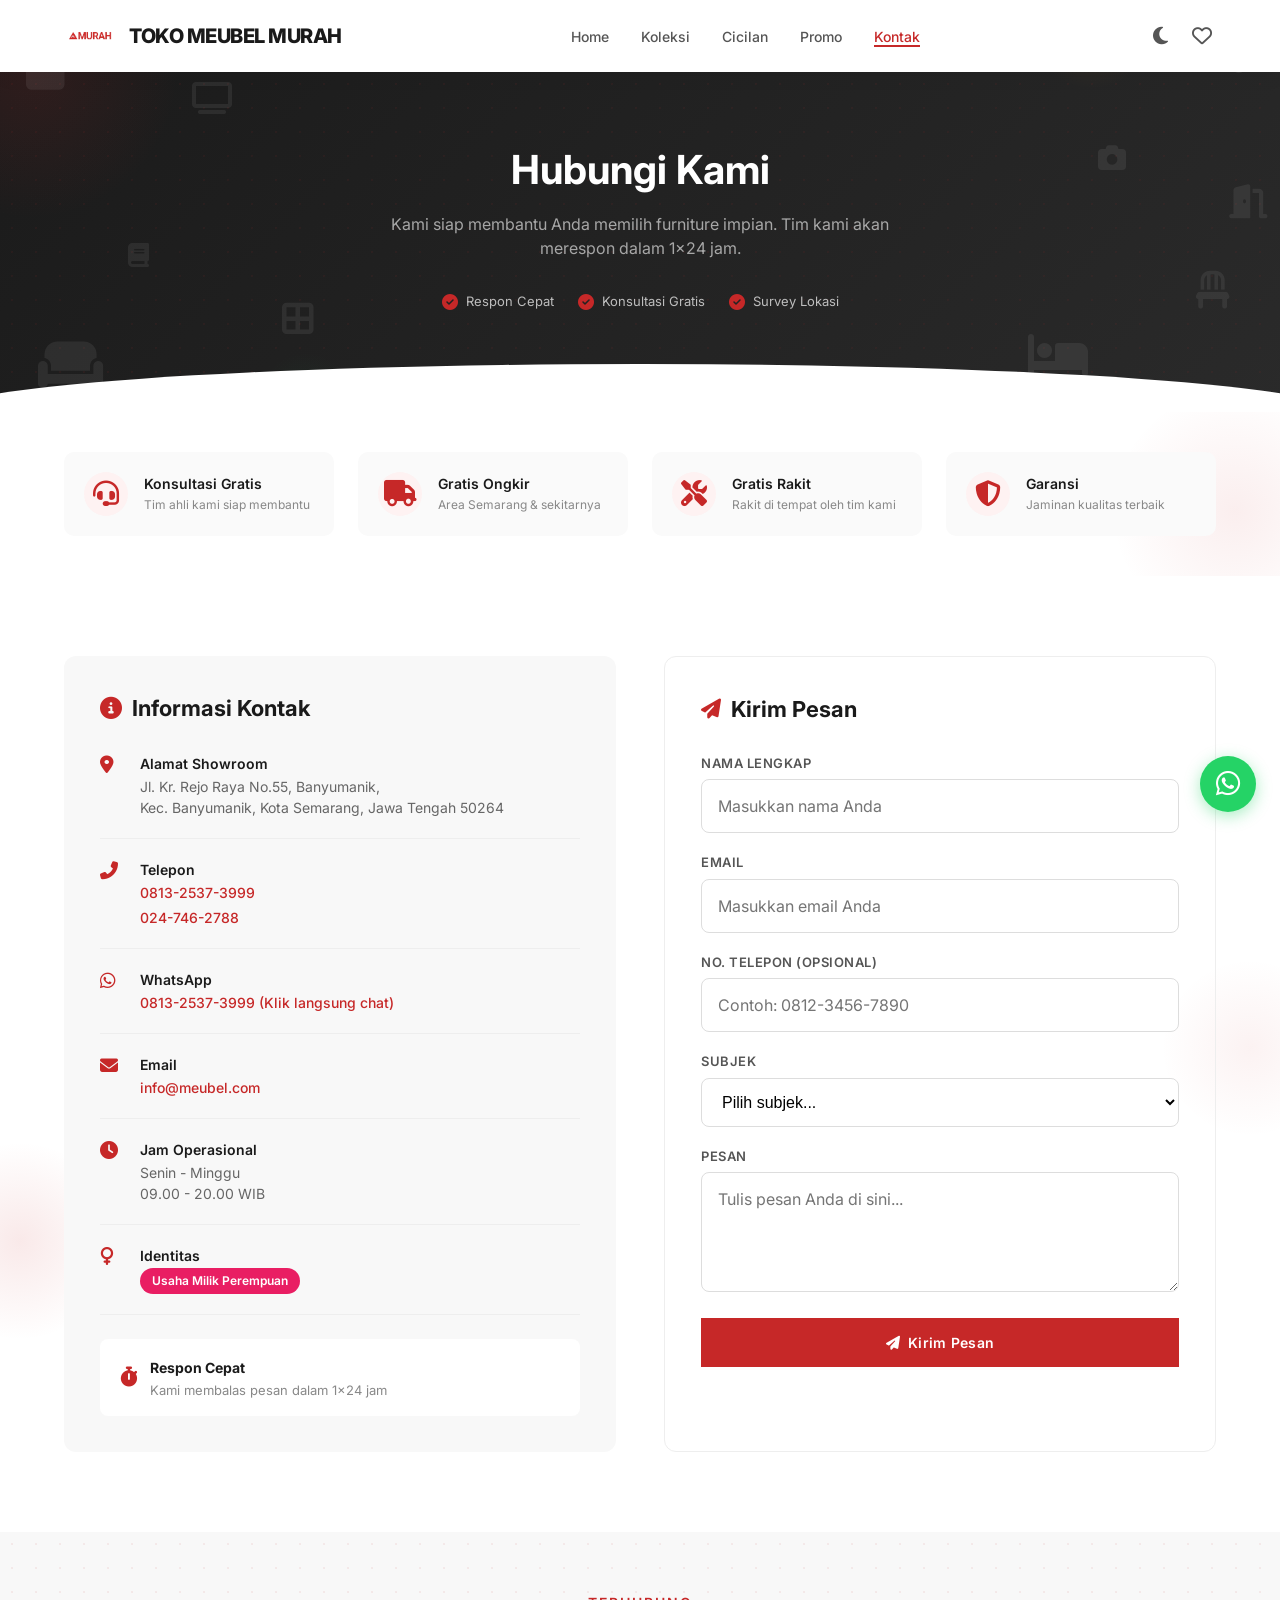
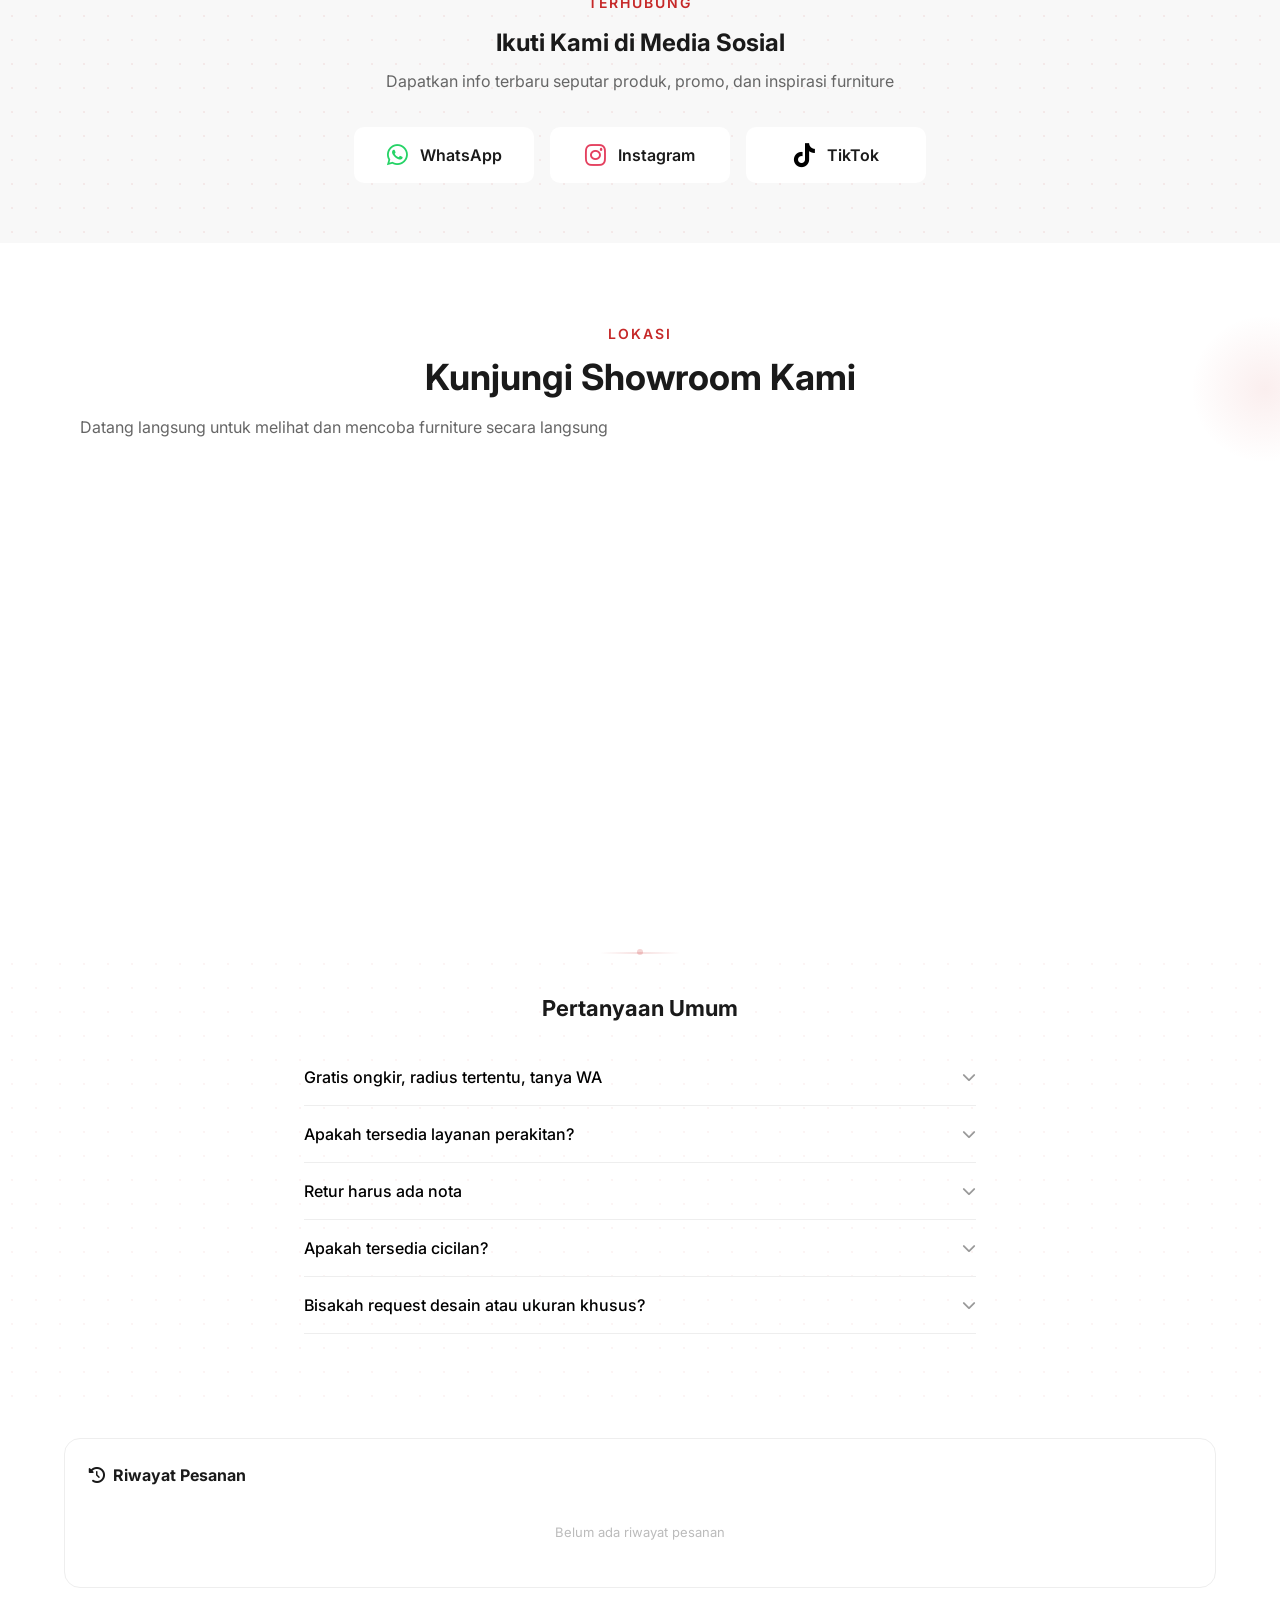
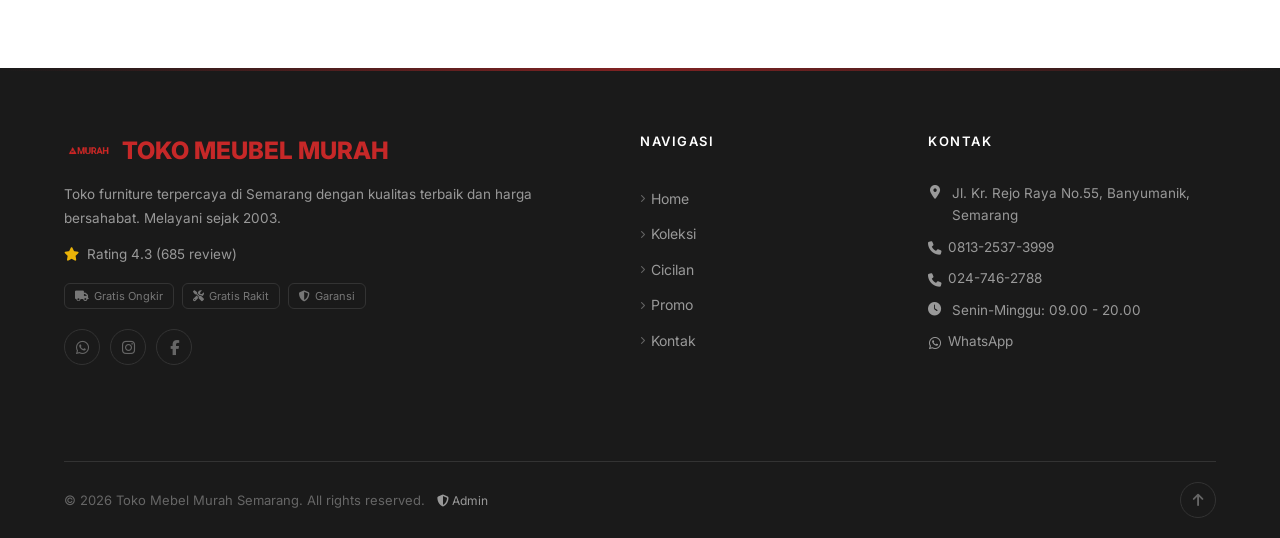
<file: kontak.html>
<!DOCTYPE html>
<html lang="id">
<head>
  <meta charset="UTF-8">
  <meta name="viewport" content="width=device-width, initial-scale=1.0">
  <title>Kontak - Toko Meubel Murah Semarang</title>
  <meta name="description" content="Hubungi Toko Meubel Murah Semarang untuk konsultasi furniture, pemesanan, atau kunjungi showroom kami di Banyumanik.">
  <link rel="preconnect" href="https://fonts.googleapis.com">
  <link rel="preconnect" href="https://fonts.gstatic.com" crossorigin>
  <link href="https://fonts.googleapis.com/css2?family=Inter:wght@400;500;600;700;800&display=swap" rel="stylesheet">
  <link rel="stylesheet" href="https://cdnjs.cloudflare.com/ajax/libs/font-awesome/6.5.1/css/all.min.css">
  <link rel="stylesheet" href="css/style.css">
  <style>
    @keyframes floatA { 0%,100% { transform: translate(0,0) rotate(0deg); } 25% { transform: translate(12px,-18px) rotate(8deg); } 50% { transform: translate(-8px,-28px) rotate(-5deg); } 75% { transform: translate(-18px,-10px) rotate(10deg); } }
    @keyframes floatB { 0%,100% { transform: translate(0,0) rotate(0deg); } 33% { transform: translate(-15px,-12px) rotate(-8deg); } 66% { transform: translate(10px,-24px) rotate(6deg); } }
    @keyframes floatC { 0%,100% { transform: translate(0,0) rotate(0deg) scale(1); } 50% { transform: translate(-10px,-20px) rotate(10deg) scale(1.1); } }

    .float-icon { position: absolute; pointer-events: none; z-index: 0; opacity: .07; color: #fff; }
    .float-icon.sofa { bottom: 5%; left: 3%; font-size: 52px; animation: floatA 14s ease-in-out infinite; }
    .float-icon.lamp { top: 8%; right: 2%; font-size: 40px; animation: floatB 16s ease-in-out infinite 1s; }
    .float-icon.chair { bottom: 25%; right: 4%; font-size: 38px; animation: floatC 12s ease-in-out infinite 3s; }
    .float-icon.bed { bottom: 8%; right: 15%; font-size: 48px; animation: floatA 18s ease-in-out infinite 5s; }
    .float-icon.archive { top: 12%; left: 2%; font-size: 44px; animation: floatB 13s ease-in-out infinite 2s; }
    .float-icon.tv { top: 20%; left: 15%; font-size: 32px; animation: floatC 15s ease-in-out infinite 4s; }
    .float-icon.table { bottom: 18%; left: 22%; font-size: 36px; animation: floatA 17s ease-in-out infinite 6s; }
    .float-icon.camera { top: 35%; right: 12%; font-size: 28px; animation: floatB 11s ease-in-out infinite 7s; }
    .float-icon.book { bottom: 35%; left: 10%; font-size: 24px; animation: floatC 19s ease-in-out infinite 0s; }
    .float-icon.door { top: 45%; right: 1%; font-size: 34px; animation: floatA 20s ease-in-out infinite 8s; }

    .deco { position: absolute; border-radius: 50%; pointer-events: none; z-index: 0; }
    .deco-1 { width: 300px; height: 300px; background: radial-gradient(circle,rgba(198,40,40,.12),transparent 70%); top: -80px; left: -120px; }
    .deco-2 { width: 250px; height: 250px; background: radial-gradient(circle,rgba(198,40,40,.08),transparent 70%); bottom: -60px; right: -80px; }
    .deco-3 { width: 180px; height: 180px; background: radial-gradient(circle,rgba(198,40,40,.06),transparent 70%); top: 40%; right: -60px; }
    .deco-4 { width: 200px; height: 200px; background: radial-gradient(circle,rgba(198,40,40,.1),transparent 70%); bottom: 20%; left: -80px; }
    .deco-5 { width: 120px; height: 120px; background: radial-gradient(circle,rgba(255,152,0,.08),transparent 70%); top: -30px; right: 10%; }
    .deco-6 { width: 100px; height: 100px; background: radial-gradient(circle,rgba(36,211,102,.06),transparent 70%); bottom: -40px; left: 20%; }

    .dot-pattern {
      position: absolute; inset: 0; z-index: 0; pointer-events: none;
      background-image: radial-gradient(rgba(198,40,40,.07) 1px, transparent 1px);
      background-size: 24px 24px;
    }

    .contact-hero {
      padding: 140px 0 100px; text-align: center;
      background: linear-gradient(135deg, #1a1a1a 0%, #2a2a2a 100%); color: #fff;
      position: relative; overflow: hidden;
    }
    .contact-hero::after {
      content: ''; position: absolute; bottom: -2px; left: -5%; width: 110%; height: 50px; z-index: 1;
      background: #fff; border-radius: 50% 50% 0 0 / 100% 100% 0 0;
      pointer-events: none;
    }
    .contact-hero h1 { font-size: 40px; font-weight: 700; margin-bottom: 12px; position: relative; z-index: 1; }
    .contact-hero p { font-size: 16px; color: rgba(255,255,255,.6); max-width: 500px; margin: 0 auto; position: relative; z-index: 1; }

    .contact-hero .hero-badges {
      display: flex; gap: 24px; justify-content: center; margin-top: 32px; flex-wrap: wrap;
      position: relative; z-index: 1;
    }
    .contact-hero .hero-badges span {
      display: flex; align-items: center; gap: 8px;
      font-size: 13px; color: rgba(255,255,255,.7);
    }
    .contact-hero .hero-badges i { color: #c62828; font-size: 16px; }

    .service-strip {
      padding: 40px 0; background: #fff;
      position: relative; overflow: hidden;
    }
    .service-strip .container { position: relative; z-index: 1; }
    .service-strip .container {
      display: grid; grid-template-columns: repeat(4, 1fr); gap: 24px;
    }
    .service-strip .service-item {
      display: flex; align-items: center; gap: 16px; padding: 20px;
      background: #fafafa; border-radius: 10px;
    }
    .service-strip .service-item i {
      font-size: 26px; color: #c62828; width: 44px; height: 44px;
      background: #fef2f2; border-radius: 50%;
      display: flex; align-items: center; justify-content: center; flex-shrink: 0;
    }
    .service-strip .service-item h4 { font-size: 14px; font-weight: 600; margin-bottom: 2px; }
    .service-strip .service-item p { font-size: 12px; color: #888; }

    .contact-grid { padding: 80px 0; }
    .contact-grid .container { display: grid; grid-template-columns: 1fr 1fr; gap: 48px; }

    .contact-info-card {
      background: #f8f8f8; padding: 36px; border-radius: 12px;
    }
    .contact-info-card h2 { font-size: 22px; font-weight: 700; margin-bottom: 28px; display: flex; align-items: center; gap: 10px; }
    .contact-info-card h2 i { color: #c62828; font-size: 22px; }
    .contact-info-card .info-item {
      display: flex; gap: 16px; margin-bottom: 20px; padding-bottom: 20px;
      border-bottom: 1px solid #eee;
    }
    .contact-info-card .info-item:last-child { margin-bottom: 0; padding-bottom: 0; border-bottom: none; }
    .contact-info-card .info-item > i {
      font-size: 18px; color: #c62828; width: 24px; margin-top: 3px;
    }
    .contact-info-card .info-item h4 { font-size: 14px; font-weight: 600; margin-bottom: 2px; }
    .contact-info-card .info-item p { font-size: 14px; color: #666; }
    .contact-info-card .info-item a { color: #c62828; font-weight: 500; }
    .contact-info-card .info-item a:hover { text-decoration: underline; }

    .contact-form-card {
      padding: 36px; border: 1px solid #eee; border-radius: 12px;
    }
    .contact-form-card h2 { font-size: 22px; font-weight: 700; margin-bottom: 28px; display: flex; align-items: center; gap: 10px; }
    .contact-form-card h2 i { color: #c62828; font-size: 20px; }

    .form-group { margin-bottom: 20px; }
    .form-group label { display: block; font-size: 13px; font-weight: 600; margin-bottom: 6px; color: #555; }
    .form-group input, .form-group textarea, .form-group select {
      width: 100%; padding: 14px 16px; border: 1px solid #ddd; font-size: 16px;
      background: #fff; transition: border-color .2s; border-radius: 8px;
    }
    .form-group input:focus, .form-group textarea:focus, .form-group select:focus {
      outline: none; border-color: #c62828; box-shadow: 0 0 0 3px rgba(198,40,40,.1);
    }
    .form-group textarea { min-height: 120px; resize: vertical; }

    .sosmed-section { padding: 60px 0; background: #f8f8f8; text-align: center; }
    .sosmed-section h2 { font-size: 24px; font-weight: 700; margin-bottom: 8px; }
    .sosmed-section .section-desc { margin: 0 auto 32px; }
    .sosmed-grid { display: flex; gap: 16px; justify-content: center; flex-wrap: wrap; }
    .sosmed-card {
      display: flex; align-items: center; gap: 12px; padding: 16px 28px;
      background: #fff; border-radius: 10px; transition: all .25s;
      min-width: 180px; justify-content: center;
    }
    .sosmed-card:hover { transform: translateY(-3px); box-shadow: 0 8px 24px rgba(0,0,0,.08); }
    .sosmed-card i { font-size: 24px; }
    .sosmed-card span { font-weight: 600; }
    .sosmed-card.wa i { color: #25d366; }
    .sosmed-card.ig i { color: #e4405f; }
    .sosmed-card.tt i { color: #000; }
    [data-theme="dark"] .sosmed-section { background: #111; }
    [data-theme="dark"] .sosmed-card { background: #1a1a1a; }
    [data-theme="dark"] .sosmed-card span { color: #e0e0e0; }
    [data-theme="dark"] .sosmed-card.tt i { color: #ccc; }
    [data-theme="dark"] .contact-info-card { background: #1a1a1a; }
    [data-theme="dark"] .contact-form-card { border-color: #333; }
    [data-theme="dark"] .form-group input, [data-theme="dark"] .form-group textarea, [data-theme="dark"] .form-group select { background: #222; color: #e0e0e0; border-color: #444; }
    [data-theme="dark"] .contact-info-card .info-item p { color: #aaa; }
    [data-theme="dark"] .contact-info-card .info-item { border-bottom-color: #333; }
    [data-theme="dark"] .form-group label { color: #ccc; }
    [data-theme="dark"] .faq-item { border-bottom-color: #333; }
    [data-theme="dark"] .faq-answer p { color: #aaa; }
    [data-theme="dark"] .faq-question { color: #e0e0e0; }
    [data-theme="dark"] .faq-question i { color: #888; }
    [data-theme="dark"] .service-strip .service-item p { color: #aaa; }
    [data-theme="dark"] .resp-text { color: #aaa !important; }
    [data-theme="dark"] .service-strip { background: #1a1a1a; }
    [data-theme="dark"] .service-strip .service-item { background: #222; }
    [data-theme="dark"] .service-strip .service-item i { background: #3a1a1a; }

    [data-theme="dark"] .contact-extra { background: #222 !important; }
    [data-theme="dark"] .contact-hero::after { background: #1a1a1a; }

    @media (max-width: 768px) {
      .float-icon { opacity: .03; font-size: 24px !important; }
      .contact-hero::after { height: 30px; }
    }
    @media (prefers-reduced-motion: reduce) {
      .float-icon, .deco { animation: none !important; }
    }

    .map-section { padding: 80px 0; }
    .map-section .map-wrap { max-width: 900px; margin: 32px auto 0; }
    .map-section .map-wrap iframe { display: block; width: 100%; height: 400px; }

    .faq-section { padding: 0 0 80px; }
    .contact-hero::after { height: 50px; }
    .faq-section .container { max-width: 720px; }
    .faq-section h2 { font-size: 22px; font-weight: 700; margin-bottom: 24px; text-align: center; }
    .faq-item { border-bottom: 1px solid #eee; }
    .faq-question {
      width: 100%; display: flex; justify-content: space-between; align-items: center;
      padding: 16px 0; background: transparent; font-size: 16px; font-weight: 500;
      text-align: left; transition: color .2s; cursor: pointer; min-height: 56px;
    }
    .faq-question:hover { color: #c62828; }
    .faq-question i { transition: transform .2s; font-size: 14px; color: #999; }
    .faq-item.open .faq-question i { transform: rotate(180deg); }
    .faq-answer { max-height: 0; overflow: hidden; transition: max-height .3s, padding .3s; }
    .faq-item.open .faq-answer { max-height: 300px; padding: 0 0 20px; }
    .faq-answer p { font-size: 14px; color: #666; line-height: 1.7; padding-right: 24px; }

    @media (max-width: 992px) {
      .contact-grid .container { grid-template-columns: 1fr; }
      .service-strip .container { grid-template-columns: repeat(2, 1fr); }
    }
    @media (max-width: 768px) {
      .contact-hero h1 { font-size: 28px; }
      .contact-hero p { font-size: 15px; }
      .contact-hero .hero-badges { flex-direction: column; align-items: center; gap: 8px; }
      .service-strip .container { grid-template-columns: repeat(2, 1fr); gap: 12px; }
      .service-strip .service-item { flex-direction: column; text-align: center; padding: 16px; }
      .contact-info-card, .contact-form-card { padding: 20px; }
      .sosmed-grid { gap: 12px; }
      .sosmed-card { min-width: 130px; padding: 10px 16px; font-size: 13px; }
      .contact-info-card h3 { font-size: 16px; }
      .faq-question { font-size: 14px; padding: 14px 16px; }
      .contact-form-card .btn { width: 100%; justify-content: center; }
      section:last-of-type { padding-bottom: calc(80px + env(safe-area-inset-bottom, 0px)); }
    }
    @media (max-width: 600px) {
      body, p, h1, h2, h3, h4, h5, h6, span, a, li, td, th, label, input, textarea, select, button { word-break: keep-all; overflow-wrap: break-word; hyphens: auto; }
      .container { padding: 0 16px; }
      .contact-hero h1 { font-size: 24px; }
      .contact-hero p { font-size: 14px; }
      .service-item i { font-size: 24px; }
      .service-item h3 { font-size: 13px; }
      .contact-form-card input, .contact-form-card textarea { font-size: 16px; padding: 12px 14px; }
      .contact-info-card, .contact-form-card { padding: 16px; }
      .contact-info-card h2, .contact-form-card h2 { font-size: 18px; margin-bottom: 20px; }
      .contact-info-card .info-item { gap: 12px; margin-bottom: 14px; padding-bottom: 14px; }
      .contact-info-card .info-item p { font-size: 13px; }
      .contact-extra { flex-direction: column; text-align: center; padding: 14px !important; }
      .form-group { margin-bottom: 14px; }
      .form-group input, .form-group textarea, .form-group select { padding: 12px 14px; font-size: 16px; }
      .faq-question { font-size: 14px; padding: 14px 0; min-height: 48px; }
      .faq-section h2 { font-size: 18px; }
      .contact-form-card input, .contact-form-card textarea { min-height: 48px; }
    }
    @media (max-width: 480px) {
      .float-icon { opacity: .025; font-size: 22px !important; }
      .service-strip .container { grid-template-columns: 1fr; gap: 8px; }
      .service-strip { padding: 24px 0; }
      .service-strip .service-item { padding: 12px; gap: 8px; }
      .service-strip .service-item i { width: 36px; height: 36px; font-size: 18px; }
      .sosmed-card { min-width: 100%; }
      .contact-hero { padding: 100px 0 50px; }
      .contact-hero h1 { font-size: 22px; }
      .contact-hero p { font-size: 13px; }
      .contact-grid { padding: 32px 0; }
      .contact-grid .container { gap: 20px; }
      .contact-info-card, .contact-form-card { padding: 14px; }
      .contact-info-card h2, .contact-form-card h2 { font-size: 16px; margin-bottom: 16px; }
      .contact-info-card .info-item { gap: 10px; margin-bottom: 12px; padding-bottom: 12px; }
      .contact-info-card .info-item p { font-size: 12px; }
      .contact-extra { padding: 12px !important; gap: 8px; }
      .contact-extra i { font-size: 16px !important; }
      .contact-extra strong { font-size: 12px !important; }
      .contact-extra p { font-size: 11px !important; }
      .faq-section { padding: 0 0 50px; }
      .faq-question { font-size: 13px; padding: 14px 0; min-height: 48px; }
      .faq-section h2 { font-size: 16px; }
      .map-section { padding: 40px 0; }
      .map-section .map-wrap iframe { height: 250px; }
      .contact-info-card .info-item > i { font-size: 16px; width: 20px; }
      .contact-form-card input, .contact-form-card textarea { padding: 10px 12px; font-size: 16px; min-height: 48px; }
      .contact-form-card .btn { font-size: 14px; padding: 12px; }
      .info-item h4 { font-size: 13px; }
      .contact-hero .hero-badges span { font-size: 11px; }
      .contact-hero::after { height: 20px; }
      .contact-form-card .btn { font-size: 13px; padding: 10px; min-height: 44px; }
      section:last-of-type { padding-bottom: calc(70px + env(safe-area-inset-bottom, 0px)); }
    }
  </style>
</head>
<body>
<div class="scroll-progress" id="scrollProgress"></div>

<!-- ===== NAVBAR ===== -->
<nav class="navbar light">
  <div class="container">
    <a href="index.html" class="logo"><img src="img/logo.png" alt="Toko Meubel Murah Semarang" class="logo-img"><span class="logo-text">TOKO MEUBEL MURAH</span></a>
    <ul class="nav-links" id="navLinks">
      <li><a href="index.html">Home</a></li>
      <li><a href="koleksi.html">Koleksi</a></li>
      <li><a href="cicilan.html">Cicilan</a></li>
      <li><a href="promo.html">Promo</a></li>
      <li><a href="kontak.html" class="active">Kontak</a></li>
    </ul>
    <div class="nav-icons">
      <button id="themeToggle" class="theme-toggle" aria-label="Toggle dark mode"><i class="fas fa-moon"></i></button>
      <button aria-label="Wishlist"><i class="far fa-heart"></i><span class="wishlist-badge">0</span></button>
    </div>
    <button class="menu-toggle" aria-label="Menu"><i class="fas fa-bars"></i></button>
  </div>
</nav>

<!-- ===== HERO ===== -->
<section class="contact-hero">
  <div class="dot-pattern"></div>
  <div class="deco deco-1"></div>
  <div class="deco deco-5"></div>
  <div class="deco deco-6"></div>
  <i class="fas fa-couch float-icon sofa"></i>
  <i class="fas fa-lightbulb float-icon lamp"></i>
  <i class="fas fa-chair float-icon chair"></i>
  <i class="fas fa-bed float-icon bed"></i>
  <i class="fas fa-box float-icon archive"></i>
  <i class="fas fa-tv float-icon tv"></i>
  <i class="fas fa-border-all float-icon table"></i>
  <i class="fas fa-camera float-icon camera"></i>
  <i class="fas fa-book float-icon book"></i>
  <i class="fas fa-door-open float-icon door"></i>
  <div class="container">
    <h1 class="reveal">Hubungi Kami</h1>
    <p class="reveal">Kami siap membantu Anda memilih furniture impian. Tim kami akan merespon dalam 1x24 jam.</p>
    <div class="hero-badges reveal">
      <span><i class="fas fa-check-circle"></i> Respon Cepat</span>
      <span><i class="fas fa-check-circle"></i> Konsultasi Gratis</span>
      <span><i class="fas fa-check-circle"></i> Survey Lokasi</span>
    </div>
  </div>
</section>

<!-- ===== SERVICE STRIP ===== -->
<section class="service-strip reveal">
  <div class="deco deco-2"></div>
  <div class="container">
    <div class="service-item">
      <i class="fas fa-headset"></i>
      <div>
        <h4>Konsultasi Gratis</h4>
        <p>Tim ahli kami siap membantu</p>
      </div>
    </div>
    <div class="service-item">
      <i class="fas fa-truck"></i>
      <div>
        <h4>Gratis Ongkir</h4>
        <p>Area Semarang & sekitarnya</p>
      </div>
    </div>
    <div class="service-item">
      <i class="fas fa-tools"></i>
      <div>
        <h4>Gratis Rakit</h4>
        <p>Rakit di tempat oleh tim kami</p>
      </div>
    </div>
    <div class="service-item">
      <i class="fas fa-shield-alt"></i>
      <div>
        <h4>Garansi</h4>
        <p>Jaminan kualitas terbaik</p>
      </div>
    </div>
  </div>
</section>

<!-- ===== CONTACT GRID ===== -->
<section class="contact-grid" style="position:relative;overflow:hidden;">
  <div class="deco deco-3"></div>
  <div class="deco deco-4"></div>
  <div class="container">
    <div class="contact-info-card reveal-left">
      <h2><i class="fas fa-info-circle"></i> Informasi Kontak</h2>
      <div class="info-item">
        <i class="fas fa-map-marker-alt"></i>
        <div>
          <h4>Alamat Showroom</h4>
          <p>Jl. Kr. Rejo Raya No.55, Banyumanik,<br>Kec. Banyumanik, Kota Semarang, Jawa Tengah 50264</p>
        </div>
      </div>
      <div class="info-item">
        <i class="fas fa-phone-alt"></i>
        <div>
          <h4>Telepon</h4>
          <p><a href="tel:6281325373999">0813-2537-3999</a></p>
          <p style="margin-top:4px"><a href="tel:62247462788">024-746-2788</a></p>
        </div>
      </div>
      <div class="info-item">
        <i class="fab fa-whatsapp"></i>
        <div>
          <h4>WhatsApp</h4>
          <p><a href="https://wa.me/6281325373999" target="_blank" rel="noopener">0813-2537-3999 (Klik langsung chat)</a></p>
        </div>
      </div>
      <div class="info-item">
        <i class="fas fa-envelope"></i>
        <div>
          <h4>Email</h4>
          <p><a href="mailto:info@meubel.com">info@meubel.com</a></p>
        </div>
      </div>
      <div class="info-item">
        <i class="fas fa-clock"></i>
        <div>
          <h4>Jam Operasional</h4>
          <p>Senin - Minggu<br>09.00 - 20.00 WIB</p>
        </div>
      </div>
      <div class="info-item">
        <i class="fas fa-venus"></i>
        <div>
          <h4>Identitas</h4>
          <p><span class="badge-women">Usaha Milik Perempuan</span></p>
        </div>
      </div>
      <div class="contact-extra" style="margin-top:24px;padding:16px 20px;background:#fff;border-radius:8px;display:flex;align-items:center;gap:12px;">
        <i class="fas fa-stopwatch" style="color:#c62828;font-size:20px;"></i>
        <div>
          <strong style="font-size:14px;">Respon Cepat</strong>
          <p class="resp-text" style="font-size:13px;margin-top:2px;color:#888;">Kami membalas pesan dalam 1x24 jam</p>
        </div>
      </div>
    </div>

    <div class="contact-form-card reveal-right">
      <h2><i class="fas fa-paper-plane"></i> Kirim Pesan</h2>
      <form>
        <div class="form-group">
          <label for="name">Nama Lengkap</label>
          <input type="text" id="name" placeholder="Masukkan nama Anda" required>
        </div>
        <div class="form-group">
          <label for="email">Email</label>
          <input type="email" id="email" placeholder="Masukkan email Anda" required>
        </div>
        <div class="form-group">
          <label for="phone">No. Telepon (opsional)</label>
          <input type="tel" id="phone" placeholder="Contoh: 0812-3456-7890">
        </div>
        <div class="form-group">
          <label for="subject">Subjek</label>
          <select id="subject">
            <option value="">Pilih subjek...</option>
            <option>Pertanyaan Produk</option>
            <option>Pemesanan</option>
            <option>Keluhan</option>
            <option>Kerjasama Grosir</option>
            <option>Lainnya</option>
          </select>
        </div>
        <div class="form-group">
          <label for="message">Pesan</label>
          <textarea id="message" placeholder="Tulis pesan Anda di sini..." required></textarea>
        </div>
        <button type="submit" class="btn btn-primary w-full" style="justify-content:center;"><i class="fas fa-paper-plane"></i> Kirim Pesan</button>
      </form>
    </div>
  </div>
</section>

<!-- ===== SOSMED ===== -->
<section class="sosmed-section reveal" style="position:relative;overflow:hidden;">
  <div class="dot-pattern"></div>
  <div class="container" style="position:relative;z-index:1;">
    <p class="section-title">Terhubung</p>
    <h2>Ikuti Kami di Media Sosial</h2>
    <p class="section-desc">Dapatkan info terbaru seputar produk, promo, dan inspirasi furniture</p>
    <div class="sosmed-grid">
      <a href="https://wa.me/6281325373999" target="_blank" rel="noopener" class="sosmed-card wa">
        <i class="fab fa-whatsapp"></i> <span>WhatsApp</span>
      </a>
      <a href="https://www.instagram.com/toko_meubel_murah" target="_blank" rel="noopener" class="sosmed-card ig">
        <i class="fab fa-instagram"></i> <span>Instagram</span>
      </a>
      <a href="https://www.tiktok.com/@toko_mebel_murah" target="_blank" rel="noopener" class="sosmed-card tt">
        <i class="fab fa-tiktok"></i> <span>TikTok</span>
      </a>
    </div>
  </div>
</section>

<!-- ===== MAP ===== -->
<section class="map-section reveal" style="position:relative;">
  <div class="deco deco-2" style="width:150px;height:150px;top:10%;right:-60px;"></div>
  <div class="container">
    <p class="section-title text-center">Lokasi</p>
    <h2 class="section-heading text-center">Kunjungi Showroom Kami</h2>
    <p class="section-desc text-center">Datang langsung untuk melihat dan mencoba furniture secara langsung</p>
    <div class="map-wrap">
      <iframe src="https://maps.google.com/maps?q=Jl.%20Kr.%20Rejo%20Raya%20No.55%20Banyumanik%20Kota%20Semarang&output=embed" width="100%" height="400" style="border:0;border-radius:12px;" allowfullscreen="" loading="lazy" referrerpolicy="no-referrer-when-downgrade"></iframe>
    </div>
  </div>
</section>

<!-- ===== FAQ ===== -->
<section class="faq-section reveal pat-dots">
  <div class="container">
    <h2>Pertanyaan Umum</h2>
    <div class="faq-item">
      <button class="faq-question">
        Gratis ongkir, radius tertentu, tanya WA
        <i class="fas fa-chevron-down"></i>
      </button>
      <div class="faq-answer">
        <p>Kami menyediakan layanan gratis ongkir untuk area Semarang dan sekitarnya dengan radius tertentu. Untuk informasi lebih lanjut mengenai radius dan ketentuan gratis ongkir, silakan hubungi kami via WhatsApp.</p>
      </div>
    </div>
    <div class="faq-item">
      <button class="faq-question">
        Apakah tersedia layanan perakitan?
        <i class="fas fa-chevron-down"></i>
      </button>
      <div class="faq-answer">
        <p>Ya, kami menyediakan layanan perakitan gratis untuk semua produk furniture yang dibeli di toko kami. Tim kami akan merakitkan di tempat.</p>
      </div>
    </div>
    <div class="faq-item">
      <button class="faq-question">
        Retur harus ada nota
        <i class="fas fa-chevron-down"></i>
      </button>
      <div class="faq-answer">
        <p>Retur barang hanya dapat diproses dengan menunjukkan nota pembelian asli. Retur berlaku dalam 7 hari setelah barang diterima dengan syarat barang dalam kondisi baik, tidak cacat akibat penggunaan, dan dilengkapi kemasan asli.</p>
      </div>
    </div>
    <div class="faq-item">
      <button class="faq-question">
        Apakah tersedia cicilan?
        <i class="fas fa-chevron-down"></i>
      </button>
      <div class="faq-answer">
        <p>Tersedia cicilan 0% hingga 12 bulan dengan kartu kredit Bank Mandiri, BCA, BNI, dan BRI. Juga tersedia pembayaran via QRIS, GoPay, OVO, dan Dana.</p>
      </div>
    </div>
    <div class="faq-item">
      <button class="faq-question">
        Bisakah request desain atau ukuran khusus?
        <i class="fas fa-chevron-down"></i>
      </button>
      <div class="faq-answer">
        <p>Kami melayani pemesanan furniture dengan ukuran dan desain custom. Konsultasikan kebutuhan Anda dengan tim kami untuk mendapatkan solusi terbaik.</p>
      </div>
    </div>
  </div>
</section>

<!-- ===== ORDER HISTORY ===== -->
<section style="padding:0 0 80px">
  <div class="container">
    <div id="orderHistoryContainer"></div>
  </div>
</section>

<!-- ===== FOOTER ===== -->
<footer class="footer">
  <div class="container">
    <div>
      <div class="logo"><img src="img/logo.png" alt="Toko Meubel Murah Semarang" class="footer-logo-img"><span style="margin-left:8px;color:#c62828;font-weight:800;">TOKO MEUBEL MURAH</span></div>
      <p>Toko furniture terpercaya di Semarang dengan kualitas terbaik dan harga bersahabat. Melayani sejak 2003.</p>
      <p class="mt-3"><i class="fas fa-star text-yellow-500 mr-1"></i> Rating 4.3 (685 review)</p>
      <div class="trust-badges">
        <span><i class="fas fa-truck"></i> Gratis Ongkir</span>
        <span><i class="fas fa-tools"></i> Gratis Rakit</span>
        <span><i class="fas fa-shield-alt"></i> Garansi</span>
      </div>
      <div class="footer-social">
        <a href="https://wa.me/6281325373999" target="_blank" aria-label="WhatsApp"><i class="fab fa-whatsapp"></i></a>
        <a href="#" aria-label="Instagram"><i class="fab fa-instagram"></i></a>
        <a href="#" aria-label="Facebook"><i class="fab fa-facebook-f"></i></a>
      </div>
    </div>
    <div>
      <h3>Navigasi</h3>
      <ul>
        <li><a href="index.html"><i class="fas fa-chevron-right" style="font-size:8px;color:#666"></i> Home</a></li>
        <li><a href="koleksi.html"><i class="fas fa-chevron-right" style="font-size:8px;color:#666"></i> Koleksi</a></li>
        <li><a href="cicilan.html"><i class="fas fa-chevron-right" style="font-size:8px;color:#666"></i> Cicilan</a></li>
        <li><a href="promo.html"><i class="fas fa-chevron-right" style="font-size:8px;color:#666"></i> Promo</a></li>
        <li><a href="kontak.html"><i class="fas fa-chevron-right" style="font-size:8px;color:#666"></i> Kontak</a></li>
      </ul>
    </div>
    <div>
      <h3>Kontak</h3>
      <ul class="contact-list">
        <li><i class="fas fa-map-marker-alt" style="color:var(--red)"></i> Jl. Kr. Rejo Raya No.55, Banyumanik, Semarang</li>
        <li><a href="tel:+6281325373999"><i class="fas fa-phone" style="color:var(--red)"></i> 0813-2537-3999</a></li>
        <li><a href="tel:62247462788"><i class="fas fa-phone" style="color:var(--red)"></i> 024-746-2788</a></li>
        <li><i class="fas fa-clock" style="color:var(--red)"></i> Senin-Minggu: 09.00 - 20.00</li>
        <li><a href="https://wa.me/6281325373999"><i class="fab fa-whatsapp" style="color:var(--red)"></i> WhatsApp</a></li>
      </ul>
    </div>
    <div class="footer-bottom">
      <span>&copy; 2026 Toko Mebel Murah Semarang. All rights reserved. <a href="admin.html" class="footer-admin-link"><i class="fas fa-shield-alt"></i> Admin</a></span>
      <a href="#" class="to-top" aria-label="Kembali ke atas"><i class="fas fa-arrow-up"></i></a>
    </div>
  </div>
</footer>

<!-- ===== WHATSAPP FAB ===== -->
<a href="https://wa.me/6281325373999?text=Halo%20Toko%20Meubel%20Murah,%20saya%20ingin%20bertanya" class="whatsapp-fab" target="_blank" rel="noopener" aria-label="WhatsApp"><i class="fab fa-whatsapp"></i><span class="wa-tooltip">Ada yang bisa dibantu?</span></a>

<!-- ===== MOBILE BOTTOM NAV ===== -->
<nav class="bottom-nav">
  <div class="container">
    <a href="index.html"><i class="fas fa-home"></i> Home</a>
    <a href="koleksi.html"><i class="fas fa-th-large"></i> Koleksi</a>
    <a href="promo.html"><i class="fas fa-fire"></i> Promo</a>
    <a href="cicilan.html"><i class="fas fa-credit-card"></i> Cicilan</a>
    <button onclick="openWishlist()" class="hide-mobile"><i class="far fa-heart"></i><span class="wishlist-badge">0</span> Wishlist</button>
    <button class="mobile-theme-toggle hide-mobile" onclick="toggleMobileTheme()" aria-label="Toggle dark mode"><i class="fas fa-moon"></i><span>Tema</span></button>
    <a href="kontak.html" class="active"><i class="fas fa-phone"></i> Kontak</a>
  </div>
</nav>

<script src="js/script.js"></script>
<script>
window.addEventListener('scroll', function() {
  var p = document.getElementById('scrollProgress');
  if (!p) return;
  var s = window.scrollY, d = document.documentElement.scrollHeight - window.innerHeight;
  p.style.width = (d > 0 ? (s / d) * 100 : 0) + '%';
});
</script>
</body>
</html>
</file>
<file: css/style.css>
/* ========== RESET & BASE ========== */
*, *::before, *::after { box-sizing: border-box; margin: 0; padding: 0; }
html { -webkit-text-size-adjust: 100%; -moz-text-size-adjust: 100%; }
html { scroll-behavior: smooth; scroll-padding-top: 80px; -webkit-tap-highlight-color: transparent; touch-action: manipulation; }
body { -webkit-tap-highlight-color: transparent; touch-action: manipulation; }
body {
  font-family: 'Inter', -apple-system, BlinkMacSystemFont, 'Segoe UI', Roboto, sans-serif;
  color: #1a1a1a;
  background: #fff;
  line-height: 1.5;
  -webkit-font-smoothing: antialiased;
  -webkit-tap-highlight-color: transparent;
}


a { text-decoration: none; color: inherit; }
ul { list-style: none; }
img { max-width: 100%; display: block; }
input, button, textarea { font: inherit; }
button { cursor: pointer; border: none; background: none; }
:focus-visible { outline: 2px solid #c62828; outline-offset: 2px; }

/* ========== UTILITY ========== */
.container { max-width: 1200px; margin: 0 auto; padding: 0 24px; }
.section { padding: 100px 0; }
.section-alt { background: #f8f8f8; }
.section-title {
  font-size: 14px; font-weight: 600; text-transform: uppercase; letter-spacing: 2px;
  color: #c62828; margin-bottom: 12px;
}
.section-heading { font-size: 36px; font-weight: 700; line-height: 1.2; margin-bottom: 16px; }
.section-desc, .section-subtitle { color: #666; font-size: 16px; max-width: 560px; line-height: 1.6; }
.text-center { text-align: center; }
.text-center .section-desc { margin-left: auto; margin-right: auto; }

.btn {
  display: inline-flex; align-items: center; justify-content: center; gap: 8px;
  padding: 14px 32px; font-weight: 600; font-size: 14px; letter-spacing: 0.3px;
  transition: background .25s, color .25s, transform .2s ease, box-shadow .25s; border-radius: 0;
}
.btn-primary { background: #c62828; color: #fff; }
.btn-primary:hover { background: #b71c1c; }
.btn-outline { border: 2px solid #c62828; color: #c62828; background: transparent; }
.btn-outline:hover { background: #c62828; color: #fff; }
.btn-sm { padding: 10px 24px; font-size: 13px; }
.mt-3 { margin-top: 12px; }
.rounded { border-radius: 4px; }
.absolute { position: absolute; }
.font-bold { font-weight: 700; }
.w-full { width: 100%; }
.flex-1 { flex: 1; }
.mt-2 { margin-top: 8px; }
.mr-1 { margin-right: 4px; }
.mr-2 { margin-right: 8px; }
.text-red-600 { color: #c62828; }
.text-yellow-500 { color: #eab308; }
.btn-wa { background: #25d366; color: #fff; }
.btn-wa:hover { background: #1da851; }
.btn-white { background: #fff; color: #c62828; }
.btn-white:hover { background: #f5f5f5; }

/* ========== ANIMATIONS ========== */
@media (prefers-reduced-motion: no-preference) {
  @keyframes fadeInUp { from { opacity: 0; transform: translateY(30px); } to { opacity: 1; transform: translateY(0); } }
  @keyframes fadeInScale { from { opacity: 0; transform: scale(0.95); } to { opacity: 1; transform: scale(1); } }
  @keyframes float { 0%,100% { transform: translateY(0); } 50% { transform: translateY(-12px); } }

  .reveal { opacity: 0; transform: translateY(30px); transition: opacity 0.6s ease-out, transform 0.6s ease-out; }
  .reveal.visible { opacity: 1; transform: translateY(0); }
  .reveal-left { opacity: 0; transform: translateX(-30px); transition: opacity 0.6s ease-out, transform 0.6s ease-out; }
  .reveal-left.visible { opacity: 1; transform: translateX(0); }
  .reveal-right { opacity: 0; transform: translateX(30px); transition: opacity 0.6s ease-out, transform 0.6s ease-out; }
  .reveal-right.visible { opacity: 1; transform: translateX(0); }

  .stagger > * { opacity: 1; transform: translateY(0); }
  .stagger > :nth-child(1) { transition-delay: 0.04s; }
  .stagger > :nth-child(2) { transition-delay: 0.08s; }
  .stagger > :nth-child(3) { transition-delay: 0.12s; }
  .stagger > :nth-child(4) { transition-delay: 0.16s; }
  .stagger > :nth-child(5) { transition-delay: 0.20s; }
  .stagger > :nth-child(6) { transition-delay: 0.24s; }
  .stagger > :nth-child(7) { transition-delay: 0.28s; }
  .stagger > :nth-child(8) { transition-delay: 0.32s; }
  .stagger > :nth-child(9) { transition-delay: 0.36s; }
  .stagger > :nth-child(10) { transition-delay: 0.40s; }
  .stagger > :nth-child(11) { transition-delay: 0.44s; }
  .stagger > :nth-child(12) { transition-delay: 0.48s; }

  .hero-content > * { opacity: 0; animation: fadeInUp 0.7s ease-out forwards; }
  .hero-content > :nth-child(1) { animation-delay: 0.1s; }
  .hero-content > :nth-child(2) { animation-delay: 0.3s; }
  .hero-content > :nth-child(3) { animation-delay: 0.5s; }
}

@media (prefers-reduced-motion: reduce) {
  .reveal, .reveal-left, .reveal-right, .reveal-scale { opacity: 1; transform: none; transition: none; }
  .stagger > * { opacity: 1; transform: none; }
  .hero-content > * { opacity: 1; animation: none; }
}

/* ========== NAVBAR ========== */
.navbar {
  position: fixed; top: 0; left: 0; right: 0; z-index: 1000;
  padding: 0 24px; transition: background .3s, box-shadow .3s;
}
.navbar.light { background: #fff; box-shadow: 0 1px 20px rgba(0,0,0,.08); }
.navbar.light .nav-links a { color: #555; }
.navbar.light .nav-links a:hover, .navbar.light .nav-links a.active { color: #c62828; }
.navbar.light .nav-icons button { color: #555; }
.navbar.light .nav-icons button:hover { color: #c62828; }
.navbar.light .menu-toggle { color: #444; }
.navbar.light .logo span { color: #1a1a1a; }
.navbar .container { display: flex; align-items: center; justify-content: space-between; height: 72px; }
.navbar .logo { font-size: 24px; font-weight: 800; color: #c62828; letter-spacing: -0.5px; display: flex; align-items: center; }
.navbar .logo-img { height: 40px; width: auto; display: block; }
.navbar .logo-text { font-family: 'Inter', sans-serif; font-size: 20px; font-weight: 800; color: #c62828; margin-left: 12px; }
.navbar.scrolled .logo-text { color: #c62828; }
.navbar .logo span { color: #fff; }
.navbar.scrolled .logo span { color: #1a1a1a; }
.nav-links { display: flex; gap: 32px; align-items: center; }
.nav-links a { font-size: 14px; font-weight: 500; color: rgba(255,255,255,.8); transition: color .2s; }
.nav-links a:hover, .nav-links a.active { color: #fff; }
.navbar.scrolled { background: rgba(255,255,255,.95); backdrop-filter: blur(12px); box-shadow: 0 1px 20px rgba(0,0,0,.08); }
.navbar.scrolled .nav-links a { color: #555; }
.navbar.scrolled .nav-links a:hover, .navbar.scrolled .nav-links a.active { color: #c62828; }
.nav-icons { display: flex; gap: 16px; align-items: center; }
.nav-icons button {
  position: relative; font-size: 20px; color: rgba(255,255,255,.8); padding: 4px;
  transition: color .2s;
}
.nav-icons button:hover { color: #fff; }
.navbar.scrolled .nav-icons button { color: #555; }
.navbar.scrolled .nav-icons button:hover { color: #c62828; }
.wishlist-badge {
  position: absolute; top: -4px; right: -8px;
  background: #c62828; color: #fff; font-size: 10px;
  width: 18px; height: 18px; border-radius: 50%;
  display: flex; align-items: center; justify-content: center;
  font-weight: 700;
}
.menu-toggle { display: none; font-size: 24px; padding: 4px; color: rgba(255,255,255,.8); }
.navbar.scrolled .menu-toggle { color: #444; }

/* ========== INTERACTIVE AFFORDANCE (UI/UX Pro Max) ========== */
.cursor-pointer { cursor: pointer; }

/* Focus states for accessibility */
:focus-visible {
  outline: 2px solid #c62828;
  outline-offset: 2px;
}

/* ========== MOBILE BOTTOM NAV ========== */
.bottom-nav {
  display: none; position: fixed; bottom: 0; left: 0; right: 0;
  background: #fff; border-top: 1px solid #eee; z-index: 1000;
  padding: 8px 0 calc(8px + env(safe-area-inset-bottom, 0px)) 0;
  min-height: 64px;
}
.bottom-nav .container { display: flex; justify-content: space-evenly; align-items: center; padding: 0; }
.bottom-nav a, .bottom-nav button {
  display: flex; flex-direction: column; align-items: center; justify-content: center; gap: 2px;
  font-size: 10px; color: #888; padding: 10px 12px; min-width: 64px; min-height: 44px;
  transition: color .2s; background: none; border: none; cursor: pointer; position: relative;
}
.bottom-nav a:active, .bottom-nav button:active { color: #c62828; }
.bottom-nav a:hover, .bottom-nav a.active, .bottom-nav button:hover { color: #c62828; }
.bottom-nav a.active::before, .bottom-nav button.active-nav::before {
  content: ''; position: absolute; top: 0; left: 50%; transform: translateX(-50%);
  width: 20px; height: 2px; background: #c62828; border-radius: 0 0 2px 2px;
}
.bottom-nav a i, .bottom-nav button i { font-size: 22px; pointer-events: none; }
.bottom-nav .wishlist-badge {
  top: 2px; right: 2px; width: 18px; height: 18px; font-size: 10px;
}

/* ========== HERO ========== */
.hero {
  position: relative; min-height: 100vh; display: flex; align-items: center;
  color: #fff;
}
.hero-bg {
  position: absolute; inset: 0; background-size: cover; background-position: center;
  z-index: 0;
}
.hero-bg::after {
  content: ''; position: absolute; inset: 0;
  background: linear-gradient(135deg, rgba(0,0,0,.55) 0%, rgba(0,0,0,.3) 100%);
  pointer-events: none;
}
.hero .container { position: relative; z-index: 1; text-align: center; max-width: 800px; }
.hero-kicker {
  font-size: 13px; font-weight: 600; text-transform: uppercase; letter-spacing: 3px;
  color: rgba(255,255,255,.7); margin-bottom: 24px;
}
.hero-tagline {
  display: inline-block; font-size: 13px; font-weight: 600; text-transform: uppercase;
  letter-spacing: 3px; color: rgba(255,255,255,.7); margin-bottom: 24px;
}
.hero h1 { font-size: 56px; font-weight: 700; line-height: 1.1; margin-bottom: 20px; }
.hero h1 span { color: #fff; border-bottom: 3px solid #c62828; display: inline-block; }
.hero p { font-size: 18px; color: rgba(255,255,255,.8); max-width: 560px; margin: 0 auto 32px; line-height: 1.6; }
.hero-actions { display: flex; gap: 16px; justify-content: center; flex-wrap: wrap; }
.hero-actions .btn-outline { border-color: rgba(255,255,255,.6); color: #fff; }
.hero-actions .btn-outline:hover { border-color: #c62828; background: #c62828; color: #fff; }

/* ========== STATS ========== */
.stats { padding: 60px 0; border-bottom: 1px solid #eee; }
.stats .container { display: grid; grid-template-columns: repeat(4, 1fr); gap: 24px; }
.stat-card { text-align: center; }
.stat-card .num { font-size: 36px; font-weight: 700; color: #c62828; }
.stat-card .label { color: #888; font-size: 14px; margin-top: 4px; }

/* ========== CATEGORY GRID ========== */
.categories { padding: 100px 0; }
.cat-grid { display: grid; grid-template-columns: repeat(4, 1fr); gap: 24px; }
.cat-card {
  position: relative; overflow: hidden; cursor: pointer; border-radius: 12px;
  transition: transform .3s cubic-bezier(.34,1.56,.64,1), box-shadow .3s;
}
.cat-card:hover { transform: translateY(-6px); box-shadow: 0 16px 48px rgba(198,40,40,.2); }
.cat-card img { width: 100%; height: 280px; object-fit: cover; transition: transform .5s; }
.cat-card:hover img { transform: scale(1.08); }
.cat-card .cat-body {
  position: absolute; bottom: 0; left: 0; right: 0;
  padding: 24px 24px 20px;
  background: linear-gradient(transparent 30%, rgba(26,26,26,.85) 70%, rgba(198,40,40,.25));
  color: #fff;
}
.cat-card .cat-body i { font-size: 20px; margin-bottom: 6px; color: #ff5252; display: block; }
.cat-card h3 { font-size: 18px; font-weight: 700; }
.cat-card p { font-size: 13px; opacity: .7; margin-top: 2px; }
.cat-card::after {
  content: ''; position: absolute; bottom: 0; left: 0; right: 0; height: 3px;
  background: linear-gradient(90deg, #c62828, #ff5252); transform: scaleX(0);
  transform-origin: left; transition: transform .35s; z-index: 2;
}
.cat-card:hover::after { transform: scaleX(1); }

/* ========== PROMO HORIZONTAL SCROLL ========== */
.promo-scroll-section { padding: 100px 0; background: #f8f8f8; }
.promo-scroll {
  display: flex; gap: 24px; overflow-x: auto; padding-bottom: 12px;
  scroll-snap-type: x mandatory;
}
.promo-scroll::-webkit-scrollbar { height: 4px; }
.promo-scroll::-webkit-scrollbar-thumb { background: #ccc; border-radius: 2px; }
.promo-card {
  flex: 0 0 340px; scroll-snap-align: start;
  background: #fff; position: relative; overflow: hidden; cursor: pointer;
  transition: transform .25s ease, box-shadow .25s ease;
}
.promo-card:hover { transform: translateY(-6px); box-shadow: 0 16px 48px rgba(0,0,0,.12); }
.promo-card img { width: 100%; height: 220px; object-fit: cover; transition: transform .4s ease; }
.promo-card:hover img { transform: scale(1.05); }
.promo-card .promo-body { padding: 20px; }
.promo-card .badge {
  display: inline-block; font-size: 11px; font-weight: 700; text-transform: uppercase;
  letter-spacing: 1px; color: #c62828; margin-bottom: 8px;
}
.promo-card h3 { font-size: 18px; font-weight: 600; margin-bottom: 4px; }
.promo-card .old-price { text-decoration: line-through; color: #aaa; font-size: 14px; }
.promo-card .new-price { color: #c62828; font-weight: 700; font-size: 20px; }

/* ========== JOURNEY BG CAROUSEL ========== */
#journey { position: relative; }
.journey-bg { position: absolute; inset: 0; overflow: hidden; z-index: 0; }
.bg-track {
  display: flex; align-items: stretch;
  position: absolute; top: 0; left: 0; height: 100%;
  animation: scrollBg 90s linear infinite;
}
.bg-card { flex: 0 0 auto; height: 100%; overflow: hidden; }
.bg-card img { height: 100%; width: auto; display: block; opacity: 0.45; filter: grayscale(0.2) brightness(1); }
.journey-overlay {
  position: absolute; inset: 0; z-index: 1;
  background: linear-gradient(90deg, rgba(0,0,0,.55) 0%, rgba(0,0,0,.25) 20%, rgba(0,0,0,.25) 80%, rgba(0,0,0,.55) 100%);
}
#journey .container { position: relative; z-index: 2; }
@keyframes scrollBg {
  0% { transform: translateX(0); }
  100% { transform: translateX(-50%); }
}

/* ========== TESTIMONIAL ========== */
.testimonial { padding: 100px 0; text-align: center; }
.testimonial blockquote {
  font-size: 22px; font-weight: 400; color: #444;
  max-width: 700px; margin: 0 auto 20px; line-height: 1.6;
}
.testimonial .author { font-weight: 600; color: #c62828; font-size: 15px; }

/* ========== NEWSLETTER ========== */
.newsletter { padding: 80px 0; background: #c62828; color: #fff; text-align: center; }
.newsletter h2 { font-size: 32px; font-weight: 700; margin-bottom: 8px; }
.newsletter p { opacity: .8; margin-bottom: 28px; font-size: 16px; }
.newsletter form { display: flex; gap: 0; max-width: 480px; margin: 0 auto; }
.newsletter input {
  flex: 1; padding: 16px 20px; border: none; font-size: 15px;
}
.newsletter .btn { background: #1a1a1a; color: #fff; padding: 16px 32px; border-radius: 0; }
.newsletter .btn:hover { background: #000; }

/* ========== BADGE WOMEN ========== */
.badge-women {
  display: inline-block; background: #e91e63; color: #fff;
  padding: 4px 12px; border-radius: 20px; font-size: 12px; font-weight: 600;
}

/* ========== MAP SECTION ========== */
.map-section { padding: 0 0 80px; }
.map-wrap { max-width: 900px; margin: 0 auto; }
.map-wrap iframe { display: block; width: 100%; height: 400px; }

/* ========== FOOTER ========== */
.footer {
  background: #1a1a1a; color: #999; padding: 64px 0 0;
  position: relative; overflow: hidden;
}
.footer::before {
  content: ''; position: absolute; top: 0; left: 0; right: 0;
  height: 3px;
  background: linear-gradient(90deg, transparent, rgba(198,40,40,.3), rgba(198,40,40,.6), rgba(198,40,40,.3), transparent);
}
.footer .container { display: grid; grid-template-columns: 2.2fr 1fr 1.2fr; gap: 48px; }
.footer h3 {
  color: #fff; font-size: 13px; font-weight: 600; text-transform: uppercase; letter-spacing: 1.5px;
  margin-bottom: 20px; position: relative; padding-bottom: 12px;
}
.footer h3::after {
  content: ''; position: absolute; bottom: 0; left: 0;
  width: 28px; height: 2px; background: var(--red); opacity: .5;
}
.footer .logo { font-size: 24px; font-weight: 800; color: #c62828; display: flex; align-items: center; }
.footer .logo span { color: #fff; }
.footer .footer-logo-img { height: 38px; width: auto; display: block; }
.footer p { font-size: 13.5px; line-height: 1.8; margin-top: 12px; }
.footer ul li { margin-bottom: 10px; }
.footer ul a {
  font-size: 14px; color: #999; transition: color .2s;
  display: inline-flex; align-items: center; gap: 6px;
}
.footer ul a:hover { color: #c62828; }
.footer ul a:hover i { color: #c62828; }
.footer .contact-list li {
  display: flex; align-items: flex-start; gap: 10px;
  font-size: 13.5px; color: #999; line-height: 1.6;
}
.footer .contact-list li i {
  margin-top: 3px; flex-shrink: 0; width: 14px; text-align: center;
}
.footer .contact-list a { font-size: 13.5px; color: #999; }
.footer .footer-social {
  display: flex; gap: 10px; margin-top: 20px;
}
.footer .footer-social a {
  width: 36px; height: 36px; border-radius: 50%;
  border: 1px solid #333; display: flex; align-items: center; justify-content: center;
  color: #666; font-size: 15px; transition: all .25s;
}
.footer .footer-social a:hover {
  border-color: var(--red); color: #fff; background: rgba(198,40,40,.15);
}
.footer .trust-badges {
  display: flex; flex-wrap: wrap; gap: 8px; margin-top: 16px;
}
.footer .trust-badges span {
  font-size: 11px; color: #777; padding: 4px 10px;
  border: 1px solid #333; border-radius: 6px;
  display: inline-flex; align-items: center; gap: 5px;
}
.footer-bottom {
  border-top: 1px solid #333; margin-top: 48px; padding: 20px 0;
  display: flex; justify-content: space-between; align-items: center;
  font-size: 13px; color: #666; grid-column: 1 / -1;
}
.footer-bottom a { color: #999; transition: color .2s; }
.footer-bottom a:hover { color: var(--red); }
.footer-bottom .to-top {
  width: 36px; height: 36px; border-radius: 50%;
  border: 1px solid #333; display: inline-flex; align-items: center; justify-content: center;
  color: #666; font-size: 14px; transition: all .25s;
}
.footer-bottom .to-top:hover {
  border-color: var(--red); color: #fff; background: rgba(198,40,40,.15);
}
.footer-admin-link {
  color: #888; font-size: 12px; transition: color .2s; text-decoration: none; margin-left: 8px;
}
.footer-admin-link:hover { color: var(--red); }

/* ========== SCROLL PROGRESS ========== */
.scroll-progress { position: fixed; top: 0; left: 0; height: 3px; background: #c62828; z-index: 1001; width: 0%; transition: width 0.1s linear; }

/* ========== HERO V2 (Exaggerated Minimalism) ========== */
.hero-v2 {
  position: relative; min-height: 100vh; display: flex; align-items: center;
  overflow: hidden; color: #fff; background: #1a1a1a;
}
.hero-v2-bg {
  position: absolute; inset: 0;
  background: linear-gradient(135deg, #1a1a1a 0%, #2a2a2a 100%);
  z-index: 0;
}
.hero-v2 .container { position: relative; z-index: 1; }
.hero-v2-content { max-width: 800px; }
.hero-v2-kicker {
  font-size: 12px; font-weight: 600; text-transform: uppercase; letter-spacing: 4px;
  color: rgba(255,255,255,.5); margin-bottom: 32px;
}
.hero-v2 h1 {
  font-size: clamp(42px, 7vw, 88px); font-weight: 900; line-height: 1.05;
  letter-spacing: -0.04em; margin-bottom: 28px;
}
.hero-accent { color: #c62828; border-bottom: 4px solid #c62828; display: inline-block; }
.hero-v2-desc {
  font-size: 17px; color: rgba(255,255,255,.6); max-width: 520px;
  line-height: 1.7; margin-bottom: 40px;
}
.hero-v2-actions { display: flex; gap: 16px; flex-wrap: wrap; }
.hero-v2-actions .btn-outline { border-color: rgba(255,255,255,.4); color: #fff; }
.hero-v2-actions .btn-outline:hover { border-color: #c62828; background: #c62828; color: #fff; }

/* Scroll indicator */
.scroll-indicator {
  position: absolute; bottom: 40px; left: 50%; transform: translateX(-50%);
  display: flex; flex-direction: column; align-items: center; gap: 8px;
  color: rgba(255,255,255,.4); font-size: 11px; letter-spacing: 2px;
  text-transform: uppercase; z-index: 2;
}
.scroll-indicator i { animation: bounce-down 2s ease infinite; }
@keyframes bounce-down { 0%,100% { transform: translateY(0); opacity: .4; } 50% { transform: translateY(8px); opacity: 1; } }

/* ========== CHAPTER SECTIONS ========== */
.chapter { padding: 120px 0; position: relative; }
.chapter-dark { background: #1a1a1a; color: #fff; }
.chapter-alt { background: #f8f8f8; }
.chapter-header { margin-bottom: 60px; }
.chapter-num {
  font-size: 11px; font-weight: 700; letter-spacing: 4px;
  color: #c62828; display: block; margin-bottom: 8px;
}
.chapter-label {
  font-size: 12px; font-weight: 600; text-transform: uppercase; letter-spacing: 3px;
  color: #c62828; margin-bottom: 16px;
}
.chapter-title { font-size: 40px; font-weight: 800; line-height: 1.12; margin-bottom: 20px; }
.chapter-desc { font-size: 16px; color: #666; max-width: 520px; line-height: 1.7; }
.chapter-dark .chapter-desc { color: rgba(255,255,255,.55); }
.chapter-cta { margin-top: 60px; text-align: center; }
.chapter-cta p { font-size: 15px; color: #888; margin-bottom: 16px; }
.chapter-dark .chapter-cta p { color: rgba(255,255,255,.5); }
.text-red { color: #c62828; }
.btn-lg { padding: 16px 40px; font-size: 15px; }

/* Problem + Solution side-by-side */
.problem-solution-grid {
  display: grid; grid-template-columns: 1fr 1fr; gap: 16px; margin-top: 40px;
}
@media (max-width: 992px) {
  .problem-solution-grid { grid-template-columns: 1fr; gap: 16px; }
}

/* Stats grid (chapter style) */
.stats-grid { display: grid; grid-template-columns: repeat(4, 1fr); gap: 32px; margin-bottom: 80px; }
.stat-item { text-align: center; padding: 32px 16px; border: 1px solid rgba(255,255,255,.1); }
.stat-num { font-size: 42px; font-weight: 800; color: #c62828; margin-bottom: 8px; }
.stat-label { font-size: 13px; color: rgba(255,255,255,.6); text-transform: uppercase; letter-spacing: 1px; }

/* Testimonial card */
.testimonial-card {
  max-width: 640px; margin: 0 auto; text-align: center; padding: 40px;
  border: 1px solid rgba(255,255,255,.08);
}
.testimonial-icon { font-size: 28px; color: #c62828; opacity: .4; margin-bottom: 20px; }
.testimonial-card blockquote {
  font-size: 18px; font-weight: 400; line-height: 1.7;
  color: rgba(255,255,255,.8); margin-bottom: 24px;
}
.testimonial-author { display: flex; align-items: center; justify-content: center; gap: 20px; }
.testimonial-author strong { display: block; font-size: 14px; color: #fff; }
.testimonial-author span { font-size: 12px; color: rgba(255,255,255,.5); }
.testimonial-stars i { color: #eab308; font-size: 14px; }

/* Trust features */
.trust-features { display: grid; grid-template-columns: repeat(4, 1fr); gap: 24px; margin-top: 60px; }
.trust-feat { display: flex; align-items: flex-start; gap: 16px; padding: 24px; border: 1px solid #eee; }
.trust-feat i { font-size: 24px; color: #c62828; flex-shrink: 0; margin-top: 2px; }
.trust-feat h4 { font-size: 14px; font-weight: 600; margin-bottom: 4px; }
.trust-feat p { font-size: 13px; color: #888; line-height: 1.5; }

/* Promo badge */
.badge-tag {
  position: absolute; top: 10px; left: 10px;
  background: #c62828; color: #fff; font-size: 11px; font-weight: 700;
  padding: 4px 10px; border-radius: 4px; z-index: 1;
  transition: transform .2s;
}
.badge-tag.badge-orange { background: #ff9800; }
.product-card:hover .badge-tag { transform: scale(1.06); }

/* ========== SMOOTH SCROLL ========== */
html { scroll-behavior: smooth; }

/* ========== INTERACTIVE HOVER ANIMATIONS ========== */
.btn { position: relative; overflow: hidden; transition: background .25s cubic-bezier(.34,1.56,.64,1), transform .2s ease, box-shadow .25s ease; }
.btn:active { transform: scale(0.94); }
.btn::after {
  content: ''; position: absolute; inset: 0; background: rgba(255,255,255,.15);
  opacity: 0; transition: opacity .3s;
}
.btn:hover::after { opacity: 1; }
.btn-primary:active, .btn-wa:active { transform: scale(0.94); }

.product-card {
  background: #fff; cursor: pointer;
  border: 1px solid #f0f0f0;
  border-radius: 10px;
  overflow: hidden;
  transition: transform .3s cubic-bezier(.34,1.56,.64,1), box-shadow .35s ease, border-color .25s ease;
}
.product-card:hover { transform: translateY(-4px); box-shadow: 0 10px 30px rgba(0,0,0,.08); border-color: #e8e8e8; }
.product-card:active { transform: scale(0.97); }

.cat-card:active { transform: scale(0.96); }

.sosmed-card { transition: all .3s cubic-bezier(.34,1.56,.64,1); }
.sosmed-card:active { transform: scale(0.95); }

.filter-btn { transition: background .25s cubic-bezier(.34,1.56,.64,1), color .25s, border-color .25s, box-shadow .25s; }
.filter-btn:active { transform: scale(0.94); }

.nav-links a { position: relative; }
.nav-links a::after {
  content: ''; position: absolute; bottom: -2px; left: 0; width: 0; height: 2px;
  background: currentColor; transition: width .25s cubic-bezier(.34,1.56,.64,1);
}
.nav-links a:hover::after, .nav-links a.active::after { width: 100%; }

.wishlist-btn { transition: all .25s cubic-bezier(.34,1.56,.64,1); }
.wishlist-btn:active { transform: scale(0.88); }

.bottom-nav a, .bottom-nav button { transition: color .2s, transform .2s; }
.bottom-nav a:active, .bottom-nav button:active { transform: scale(0.92); }

.whatsapp-fab { transition: transform .3s cubic-bezier(.34,1.56,.64,1), background .2s, box-shadow .3s; }
.whatsapp-fab:active { transform: scale(0.9); }

.service-item { transition: transform .25s ease, box-shadow .25s ease; }
.service-item:hover { transform: translateY(-2px); box-shadow: 0 4px 16px rgba(0,0,0,.06); }
.service-item:active { transform: scale(0.97); }

/* ========== CLIMAX CTA ========== */
.climax {
  padding: 120px 0; text-align: center;
  background: linear-gradient(135deg, #1a1a1a 0%, #2a2a2a 100%); color: #fff;
}
.climax-label {
  font-size: 12px; font-weight: 600; text-transform: uppercase; letter-spacing: 4px;
  color: #c62828; margin-bottom: 20px;
}
.climax-title { font-size: 44px; font-weight: 800; line-height: 1.1; margin-bottom: 20px; }
.climax-desc {
  font-size: 16px; color: rgba(255,255,255,.55); max-width: 500px;
  margin: 0 auto 36px; line-height: 1.7;
}
.climax-actions { display: flex; gap: 16px; justify-content: center; flex-wrap: wrap; }
.climax-actions .btn-outline { border-color: rgba(255,255,255,.3); color: #fff; }
.climax-actions .btn-outline:hover { border-color: #c62828; background: #c62828; color: #fff; }

/* ========== WHATSAPP FAB ========== */
@keyframes waPulse {
  0% { box-shadow: 0 0 0 0 rgba(37,211,102,.5); }
  70% { box-shadow: 0 0 0 18px rgba(37,211,102,0); }
  100% { box-shadow: 0 0 0 0 rgba(37,211,102,0); }
}
.whatsapp-fab {
  position: fixed; bottom: 88px; right: 24px; z-index: 1001;
  width: 56px; height: 56px; border-radius: 50%; background: #25d366;
  color: #fff; font-size: 28px; display: flex; align-items: center; justify-content: center;
  box-shadow: 0 4px 16px rgba(37,211,102,.4); transition: transform .25s, background .2s;
  cursor: pointer; animation: waPulse 2s infinite;
}
.whatsapp-fab:hover { transform: scale(1.08); background: #1da851; animation: none; }
.whatsapp-fab:focus-visible { outline: 2px solid #25d366; outline-offset: 2px; }
.wa-tooltip {
  position: absolute; right: 64px; top: 50%; transform: translateY(-50%);
  background: #fff; color: #333; padding: 8px 16px; border-radius: 8px;
  font-size: 13px; font-weight: 500; white-space: nowrap;
  max-width: 200px; overflow: hidden; text-overflow: ellipsis;
  box-shadow: 0 2px 12px rgba(0,0,0,.15); pointer-events: none;
  opacity: 0; transition: opacity .3s;
  z-index: 1;
}
.whatsapp-fab:hover .wa-tooltip { opacity: 1; }
[data-theme="dark"] .wa-tooltip { background: #2a2a2a; color: #eee; box-shadow: 0 2px 12px rgba(0,0,0,.4); }

/* ========== TOAST ========== */
.toast-container { position: fixed; top: 80px; right: 20px; z-index: 9999; display: flex; flex-direction: column; gap: 8px; }
.toast {
  background: #1a1a1a; color: #fff; padding: 14px 24px;
  font-size: 14px; font-weight: 500; box-shadow: 0 4px 20px rgba(0,0,0,.15);
  display: flex; align-items: center; gap: 10px; min-width: 280px;
  transform: translateX(120%); transition: transform 0.35s ease-out;
}
.toast.show { transform: translateX(0); }
.toast i { font-size: 18px; }
.toast-success i { color: #4caf50; }
.toast-error i { color: #f44336; }

/* ========== PAGE TITLE ========== */
.page-title {
  padding: 140px 0 60px; text-align: center; background: #f8f8f8;
}
.page-title .container { max-width: 1200px; margin: 0 auto; padding: 0 24px; }
.trust-banner {
  background: #c62828; color: #fff; text-align: center; padding: 10px;
  font-size: 13px; font-weight: 600; margin-top: 72px;
}
.page-title h1 { font-size: 40px; font-weight: 700; }
.page-title p { color: #888; margin-top: 8px; font-size: 16px; }

/* ========== FILTERS ========== */
.filters { padding: 32px 0; }
.filters .container { display: flex; gap: 8px; flex-wrap: wrap; justify-content: center; position: relative; }
/* PC: search on top, variants bottom */
@media (min-width: 769px) {
  #subFilters { order: 4; width: 100%; }
  #filterBottom { order: 2; width: 100%; }
  #parentFilters { order: 1; }
  #scrollHint { order: 0; width: 100%; }
  #subFilters + #filterBottom { margin-top: 0; }
}
/* Mobile: variants before search (HTML order is already correct) */
@media (max-width: 768px) {
  #filterBottom { width: 100%; margin-top: 8px; }
  #scrollHint { width: 100%; }
}
.filter-label {
  font-family: 'Inter', sans-serif;
  font-size: 1rem;
  color: #666;
}
.filter-label strong { color: #c62828; }
.filter-btn {
  width: auto; min-width: 56px; height: auto; border: 1px solid #eee; background: #fff;
  color: #666; padding: 8px 10px;
  transition: background .2s, color .2s, border-color .2s, box-shadow .2s, transform .2s;
  cursor: pointer; display: inline-flex; flex-direction: column; align-items: center; justify-content: center; gap: 3px;
  border-radius: 12px; box-shadow: 0 2px 6px rgba(0,0,0,0.06);
}
.filter-btn i { font-size: 20px; pointer-events: none; }
.filter-btn span { font-size: 9px; font-weight: 500; line-height: 1; white-space: nowrap; pointer-events: none; }
.filter-btn:hover, .filter-btn.active { background: #c62828; color: #fff; border-color: #c62828; box-shadow: 0 4px 12px rgba(198,40,40,0.3); transform: translateY(-2px) scale(1.05); }
.filter-btn:focus-visible { outline: 2px solid #c62828; outline-offset: 2px; }
.filter-btn.active i { animation: iconPop .3s ease; }
@keyframes iconPop { 0% { transform: scale(1); } 50% { transform: scale(1.2); } 100% { transform: scale(1); } }
#parentFilters { display: flex; gap: 6px; overflow-x: auto; padding: 4px 0 8px; -webkit-overflow-scrolling: touch; scroll-snap-type: x mandatory; scrollbar-width: thin; }
#parentFilters::-webkit-scrollbar { height: 3px; }
#parentFilters::-webkit-scrollbar-track { background: #f1f1f1; border-radius: 2px; }
#parentFilters::-webkit-scrollbar-thumb { background: #c62828; border-radius: 2px; }
#parentFilters::after {
  content: ''; position: sticky; right: 0; top: 0; width: 30px; height: 100%;
  background: linear-gradient(90deg, transparent, rgba(255,255,255,0.9)); pointer-events: none; flex-shrink: 0;
}
.count-bubble { color: #999; font-size: 12px; font-weight: 400; }
.sub-filter-btn { font-size: 12px; padding: 6px 14px; background: #f5f5f5; color: #666; border: 1px solid #ddd; border-radius: 20px; cursor: pointer; transition: background .2s, color .2s, border-color .2s, transform .2s cubic-bezier(.34,1.56,.64,1); white-space: nowrap; }
.sub-filter-btn:hover, .sub-filter-btn.active { background: #c62828; color: #fff; border-color: #c62828; }
.sub-filter-close {
  width: 32px; height: 32px; display: inline-flex; align-items: center; justify-content: center;
  background: none; border: none; color: #999; cursor: pointer; border-radius: 50%;
  font-size: 16px; transition: background .2s, color .2s; flex-shrink: 0;
}
.sub-filter-close:hover { background: #f5f5f5; color: #c62828; }
.sub-filter-close:focus-visible { outline: 2px solid #c62828; outline-offset: 2px; }

/* ========== PRODUCT GRID ========== */
.product-grid-section { padding: 0 0 100px; }
.product-grid { display: grid; grid-template-columns: repeat(6, 1fr); gap: 16px; }
.product-card { background: #fff; cursor: pointer; transition: transform .25s ease, box-shadow .25s ease; }
.product-card:hover { transform: translateY(-6px); box-shadow: 0 16px 48px rgba(0,0,0,.1); }
.product-card .img-wrap { position: relative; overflow: hidden; }
.product-card .img-wrap img { width: 100%; height: 280px; object-fit: cover; transition: transform .4s ease; }
.product-card:hover .img-wrap img { transform: scale(1.05); }
.product-card .wishlist-btn {
  position: absolute; top: 12px; right: 12px;
  width: 36px; height: 36px; border-radius: 50%; background: rgba(255,255,255,.9);
  display: flex; align-items: center; justify-content: center;
  font-size: 16px; color: #999;
  transition: opacity .25s, color .2s, background .2s, transform .2s;
  cursor: pointer; border: none; backdrop-filter: blur(4px);
}
.product-card .wishlist-btn:hover { background: #fff; transform: scale(1.1); }
@media (hover: hover) {
  .product-card .wishlist-btn { opacity: 0; }
  .product-card:hover .wishlist-btn { opacity: 1; }
}
.product-card .wishlist-btn.active { opacity: 1; color: #c62828; }
.product-card .product-body { padding: 12px 10px; display: flex; flex-direction: column; text-align: center; }
.product-card .category-tag { font-size: 10px; color: #c62828; font-weight: 600; text-transform: uppercase; letter-spacing: 1px; }
.product-card h3 { font-size: 13px; font-weight: 600; margin: 4px 0 8px; line-height: 1.3; min-height: 34px; display: -webkit-box; -webkit-line-clamp: 2; -webkit-box-orient: vertical; overflow: hidden; }
.product-card .product-actions { display: flex; gap: 4px; margin-top: auto; }
.product-card .product-actions .btn { flex: 1; min-height: 36px; height: 36px; display: inline-flex; align-items: center; justify-content: center; border-radius: 6px; font-weight: 600; font-size: 12px; padding: 0 12px; gap: 4px; }
.product-card .product-actions .btn-wa { flex: 0 0 36px; padding: 0; font-size: 16px; min-height: 36px; height: 36px; justify-content: center; line-height: 1; border-radius: 6px; background: #25d366; }

/* ========== PROMO PAGE ========== */
.promo-hero {
  padding: 160px 0 80px; text-align: center; background: #1a1a1a; color: #fff;
  position: relative; overflow: hidden;
}
.promo-hero h1 { font-size: 44px; font-weight: 700; }
.promo-hero p { font-size: 16px; opacity: .7; margin-top: 12px; max-width: 500px; margin-left: auto; margin-right: auto; }
.promo-hero .hero-actions { margin-top: 28px; display: flex; gap: 16px; justify-content: center; flex-wrap: wrap; }

.bundles { padding: 100px 0; }
.bundle-grid { display: grid; grid-template-columns: repeat(3, 1fr); gap: 24px; }
.bundle-card {
  background: #fff; padding: 40px 28px; text-align: center;
  border: 1px solid #eee; transition: box-shadow .25s, transform .25s; cursor: pointer;
}
.bundle-card:hover { box-shadow: 0 16px 48px rgba(0,0,0,.1); transform: translateY(-6px); }
.bundle-card.featured { border-color: #c62828; border-width: 2px; position: relative; }
.bundle-card.featured::before {
  content: 'Paling Populer'; position: absolute; top: -12px; left: 50%; transform: translateX(-50%);
  background: #c62828; color: #fff; font-size: 11px; font-weight: 700; text-transform: uppercase;
  letter-spacing: 1px; padding: 4px 16px;
}
.bundle-card .bundle-icon { font-size: 40px; color: #c62828; margin-bottom: 16px; }
.bundle-card h3 { font-size: 22px; font-weight: 700; margin-bottom: 8px; }
.bundle-card .bundle-desc { color: #888; font-size: 14px; margin-bottom: 20px; }
.bundle-card ul { text-align: left; margin-bottom: 24px; }
.bundle-card ul li { padding: 8px 0; font-size: 14px; border-bottom: 1px solid #f5f5f5; }
.bundle-card ul li i { color: #c62828; margin-right: 10px; font-size: 12px; }
.bundle-card .price { font-size: 30px; font-weight: 800; color: #c62828; margin-bottom: 20px; }
.bundle-card .price small { font-size: 14px; font-weight: 400; color: #999; }

/* ========== TRUST SECTION ========== */
.trust-section { padding: 100px 0; background: #f8f8f8; }
.trust-grid { display: grid; grid-template-columns: repeat(4, 1fr); gap: 32px; }
.trust-item { text-align: center; }
.trust-item i { font-size: 32px; color: #c62828; margin-bottom: 16px; }
.trust-item h4 { font-size: 16px; font-weight: 600; margin-bottom: 6px; }
.trust-item p { color: #888; font-size: 14px; line-height: 1.5; }

/* ========== KONTAK PAGE ========== */
.showroom-img { width: 100%; height: 360px; object-fit: cover; }
.contact-grid { padding: 80px 0; }
.contact-grid .container { display: grid; grid-template-columns: 1fr 1fr; gap: 48px; }
.contact-info-card { background: #f8f8f8; padding: 32px; }
.contact-info-card h2 { font-size: 22px; font-weight: 700; margin-bottom: 24px; }
.contact-info-card .info-item { display: flex; gap: 16px; margin-bottom: 20px; }
.contact-info-card .info-item:last-child { margin-bottom: 0; }
.contact-info-card .info-item i { font-size: 18px; color: #c62828; width: 24px; margin-top: 3px; }
.contact-info-card .info-item h4 { font-size: 14px; font-weight: 600; margin-bottom: 2px; }
.contact-info-card .info-item p { font-size: 14px; color: #666; }
.contact-form-card { padding: 32px; border: 1px solid #eee; }
.contact-form-card h2 { font-size: 22px; font-weight: 700; margin-bottom: 24px; }
.form-group { margin-bottom: 20px; }
.form-group label { display: block; font-size: 13px; font-weight: 600; margin-bottom: 6px; color: #555; text-transform: uppercase; letter-spacing: 0.5px; }
.form-group input, .form-group textarea, .form-group select {
  width: 100%; padding: 14px 16px; border: 1px solid #ddd; font-size: 16px;
  background: #fff; transition: border-color .2s;
}
.form-group input:focus, .form-group textarea:focus, .form-group select:focus { outline: none; border-color: #c62828; }
.form-group textarea { min-height: 140px; resize: vertical; }

/* ========== FAQ ========== */
.faq-section { padding: 0 0 80px; }
.faq-section .container { max-width: 720px; }
.faq-section h2 { font-size: 22px; font-weight: 700; margin-bottom: 24px; text-align: center; }
.faq-item { border-bottom: 1px solid #eee; }
.faq-question {
  width: 100%; display: flex; justify-content: space-between; align-items: center;
  padding: 16px 0; background: transparent; font-size: 16px; font-weight: 500;
  text-align: left; transition: color .2s; cursor: pointer; min-height: 56px;
}
.faq-question:hover { color: #c62828; }
.faq-question:focus-visible { outline: 2px solid #c62828; outline-offset: 4px; }
.faq-question i { transition: transform .2s; font-size: 14px; }
.faq-item.open .faq-question i { transform: rotate(180deg); }
.faq-answer { max-height: 0; overflow: hidden; transition: max-height .3s, padding .3s; }
.faq-item.open .faq-answer { max-height: 300px; padding: 0 0 20px; }
.faq-answer p { font-size: 14px; color: #666; line-height: 1.7; }

/* ========== BACKGROUND PATTERNS ========== */
.pat-dots, .pat-diagonal, .pat-cross { position: relative; }
.pat-dots {
  background-image: radial-gradient(rgba(198,40,40,0.05) 1px, transparent 1px);
  background-size: 24px 24px;
}
.pat-diagonal {
  background-image: repeating-linear-gradient(45deg, transparent, transparent 28px, rgba(198,40,40,0.02) 28px, rgba(198,40,40,0.02) 29px);
}
.pat-cross {
  background-image:
    repeating-linear-gradient(90deg, transparent, transparent 30px, rgba(198,40,40,0.02) 30px, rgba(198,40,40,0.02) 31px),
    repeating-linear-gradient(0deg, transparent, transparent 30px, rgba(198,40,40,0.02) 30px, rgba(198,40,40,0.02) 31px);
}
/* corner frames for white sections */
.alt.pat-cross::before,
.alt.pat-cross::after {
  content: ''; position: absolute; width: 60px; height: 60px;
  border-color: rgba(198,40,40,0.1); border-style: solid; pointer-events: none;
}
.alt.pat-cross::before {
  top: 30px; left: 20px;
  border-width: 2px 0 0 2px; border-radius: 4px 0 0 0;
}
.alt.pat-cross::after {
  bottom: 30px; right: 20px;
  border-width: 0 2px 2px 0; border-radius: 0 0 4px 0;
}
/* decorative top divider for FAQ */
.faq-section.pat-dots .container {
  position: relative; padding-top: 40px;
}
.faq-section.pat-dots .container::before {
  content: ''; position: absolute; top: 0; left: 50%; transform: translateX(-50%);
  width: 80px; height: 2px; background: linear-gradient(90deg, transparent, rgba(198,40,40,0.15), transparent);
  border-radius: 2px;
}
.faq-section.pat-dots .container::after {
  content: ''; position: absolute; top: -3px; left: 50%; transform: translateX(-50%);
  width: 6px; height: 6px; border-radius: 50%; background: rgba(198,40,40,0.2);
}
/* decorative accent on bundles */
.bundles.pat-dots {
  position: relative;
}
.bundles.pat-dots::before {
  content: ''; position: absolute; top: 40px; left: 0; right: 0;
  height: 1px; background: linear-gradient(90deg, transparent, rgba(198,40,40,0.08), transparent);
  pointer-events: none;
}

/* ========== DARK MODE ========== */
[data-theme="dark"] {
  --dark: #1a1a1a; --light: #111; --slate: #aaa;
  background: #111; color: #e0e0e0;
}
[data-theme="dark"] body { background: #111; color: #e0e0e0; }
[data-theme="dark"] .navbar.light { background: #1a1a1a; }
[data-theme="dark"] .navbar.light a { color: #e0e0e0; }
[data-theme="dark"] .navbar.scrolled { background: rgba(17,17,17,.95); }
[data-theme="dark"] .navbar.scrolled .logo span, [data-theme="dark"] .navbar.light .logo span { color: #e0e0e0; }
[data-theme="dark"] .section-alt,
[data-theme="dark"] .stats-bar,
[data-theme="dark"] .trust-item,
[data-theme="dark"] .tour-card,
[data-theme="dark"] .promo-card,
[data-theme="dark"] .prob-card,
[data-theme="dark"] .product-card,
[data-theme="dark"] .bundle-card,
[data-theme="dark"] .page-title,
[data-theme="dark"] .promo-scroll-section,
[data-theme="dark"] .trust-section { background: #1a1a1a; color: #e0e0e0; }
[data-theme="dark"] .product-card .product-body,
[data-theme="dark"] .bundle-card { background: #1a1a1a; }
[data-theme="dark"] .product-card h3 { color: #e0e0e0; }
[data-theme="dark"] .filter-btn { background: #222; color: #aaa; border-color: #333; }
[data-theme="dark"] .filter-btn:hover, [data-theme="dark"] .filter-btn.active { background: #c62828; color: #fff; border-color: #c62828; }
[data-theme="dark"] .sub-filter-btn { background: #222; color: #aaa; border-color: #333; }
[data-theme="dark"] .sub-filter-btn:hover, [data-theme="dark"] .sub-filter-btn.active { background: #c62828; color: #fff; border-color: #c62828; }
[data-theme="dark"] .bottom-nav { background: #1a1a1a; border-top-color: #222; }
[data-theme="dark"] .bottom-nav a, [data-theme="dark"] .bottom-nav button { color: #aaa; }
[data-theme="dark"] .stats .container, [data-theme="dark"] .stats-bar .container { background: transparent; }
[data-theme="dark"] .stat-item .label { color: #888; }
[data-theme="dark"] .section-desc, [data-theme="dark"] .sec-desc, [data-theme="dark"] .chapter-desc { color: #888; }
[data-theme="dark"] .prob-card p { color: #aaa; }
[data-theme="dark"] .product-expand-inner,
[data-theme="dark"] .modal-img { background: #222; }
[data-theme="dark"] .expand-close { background: rgba(255,255,255,.1); color: #aaa; }
[data-theme="dark"] .expand-close:hover { background: rgba(255,255,255,.2); color: #e0e0e0; }
[data-theme="dark"] .modal-body h2 { color: #e0e0e0; }
[data-theme="dark"] .modal-body .spec-row { border-bottom-color: #333; }
[data-theme="dark"] .modal-body .spec-row:nth-child(odd) { background: #2a2a2a; }
[data-theme="dark"] .modal-body .spec-label { color: #aaa; }
[data-theme="dark"] .modal-body .spec-value { color: #ccc; }
[data-theme="dark"] .modal-body .features-list li { color: #bbb; }
[data-theme="dark"] .modal-body .expand-actions { border-top-color: #333; }
[data-theme="dark"] .modal-img { background: #2a2a2a; }
[data-theme="dark"] .badge-tag { background: #333; color: #ccc; }
[data-theme="dark"] .similar-section { border-top-color: #333; }
[data-theme="dark"] .similar-item .s-price { color: #ef5350; }
[data-theme="dark"] .stock-badge.ready { background: #1a3a1a; color: #81c784; }
[data-theme="dark"] .stock-badge.low { background: #3a2a10; color: #ffb74d; }
[data-theme="dark"] .stock-badge.preorder { background: #3a1a1a; color: #ef9a9a; }
[data-theme="dark"] .testi-card .testi-text { color: #aaa; }


.theme-toggle {
  font-size: 18px; color: rgba(255,255,255,.7); padding: 4px; transition: color .2s;
  background: none; border: none; cursor: pointer;
}
.theme-toggle:hover { color: #fff; }
.navbar.scrolled .theme-toggle { color: var(--slate); }
.navbar.scrolled .theme-toggle:hover { color: var(--red); }

/* ========== SEARCH + SORT BAR (koleksi) ========== */
  .search-sort-bar {
  display: flex; gap: 12px; margin-bottom: 20px; align-items: center; flex-wrap: wrap;
}
@media (max-width: 600px) {
  .search-sort-bar { flex-direction: column; gap: 8px; }
  .search-box { min-width: 0; width: 100%; }
  .sort-select { width: 100%; }
  .sort-select select { width: 100%; }
}
.search-box { position: relative; flex: 1; min-width: 200px; }
.search-box input {
  width: 100%; padding: 12px 16px 12px 42px; border: 2px solid #eee;
  border-radius: 10px; font-size: 14px; outline: none; font-family: inherit;
  transition: border .2s;
}
.search-box input:focus { border-color: #c62828; }
.search-box i {
  position: absolute; left: 14px; top: 50%; transform: translateY(-50%);
  color: #bbb; font-size: 16px;
}
.sort-select select {
  padding: 12px 16px; border: 2px solid #eee; border-radius: 10px;
  font-size: 14px; outline: none; font-family: inherit; cursor: pointer;
  transition: border .2s;
}
.sort-select select:focus { border-color: #c62828; }

/* ========== TESTIMONIAL CAROUSEL ========== */
.testi-carousel {
  display: flex; gap: 20px; overflow-x: auto; padding: 12px 4px 20px;
  scroll-snap-type: x mandatory; -webkit-overflow-scrolling: touch;
  margin-top: 40px; cursor: grab; scroll-behavior: smooth;
}
.testi-carousel:active { cursor: grabbing; }
.testi-carousel::-webkit-scrollbar { height: 6px; }
.testi-carousel::-webkit-scrollbar-track { background: #f1f1f1; border-radius: 3px; }
.testi-carousel::-webkit-scrollbar-thumb { background: #c62828; border-radius: 3px; }
.testi-carousel::-webkit-scrollbar-thumb:hover { background: #b71c1c; }
.testi-card {
  flex: 0 0 300px; scroll-snap-align: start;
  background: #fff; border-radius: 16px; padding: 28px 24px;
  border: 1px solid #eee; transition: transform .25s, box-shadow .25s;
  display: flex; flex-direction: column; gap: 12px;
}
.testi-card:hover { transform: translateY(-4px); box-shadow: 0 12px 40px rgba(0,0,0,.08); }
.testi-card .testi-user {
  display: flex; align-items: center; gap: 14px;
}
.testi-card .testi-avatar {
  width: 48px; height: 48px; border-radius: 50%; object-fit: cover;
  background: #f5f5f5; flex-shrink: 0;
}
.testi-card .testi-name { font-weight: 600; font-size: 14px; }
.testi-card .testi-loc { font-size: 12px; color: #888; margin-top: 1px; }
.testi-card .testi-stars { color: #eab308; font-size: 14px; }
.testi-card .testi-text { font-size: 13px; color: #666; line-height: 1.6; flex: 1; }
.testi-card .testi-produk { font-size: 11px; color: #c62828; font-weight: 600; }

/* ========== STOCK BADGE ========== */
.stock-badge {
  display: inline-block; font-size: 10px; font-weight: 600; padding: 3px 8px;
  border-radius: 4px; margin-bottom: 6px;
}
.stock-badge.ready { background: #f0fdf4; color: #2e7d32; }
.stock-badge.low { background: #fff3e0; color: #e65100; }
.stock-badge.preorder { background: #fef2f2; color: #c62828; }

/* ========== SHARE BUTTON ========== */
.share-btn {
  display: inline-flex; align-items: center; gap: 6px; padding: 8px 16px;
  border: 1px solid #ddd; border-radius: 8px; font-size: 12px; color: #666;
  cursor: pointer; transition: all .2s; background: #fff;
}
.share-btn:hover { border-color: #c62828; color: #c62828; background: #fef2f2; }


/* ========== SIMILAR PRODUCTS IN MODAL ========== */
.similar-section { margin-top: 24px; padding-top: 20px; border-top: 1px solid #eee; }
.similar-section h4 { font-size: 14px; font-weight: 600; margin-bottom: 12px; }
.similar-scroll {
  display: flex; gap: 12px; overflow-x: auto; padding-bottom: 8px;
}
.similar-scroll::-webkit-scrollbar { height: 3px; }
.similar-scroll::-webkit-scrollbar-thumb { background: #ddd; border-radius: 2px; }
.similar-item {
  flex: 0 0 140px; cursor: pointer; transition: transform .2s;
}
.similar-item:hover { transform: translateY(-3px); }
.similar-item img {
  width: 140px; height: 100px; object-fit: cover; border-radius: 8px;
  border: 1px solid #eee;
}
.similar-item .s-name { font-size: 11px; font-weight: 500; margin-top: 4px; overflow: hidden; text-overflow: ellipsis; white-space: nowrap; }
.similar-item .s-price { font-size: 11px; color: #c62828; font-weight: 600; }

/* ========== ORDER HISTORY ========== */
.order-history-wrap {
  background: #fff; border-radius: 16px; padding: 24px;
  border: 1px solid #eee; margin-top: 24px;
}
.order-history-wrap h3 { font-size: 16px; font-weight: 700; margin-bottom: 16px; display: flex; align-items: center; gap: 8px; }
.order-history-wrap .order-empty { text-align: center; color: #bbb; padding: 20px; font-size: 13px; }
.order-item {
  padding: 12px 0; border-bottom: 1px solid #f5f5f5; font-size: 13px;
  display: flex; justify-content: space-between;
}
.order-item:last-child { border-bottom: none; }
.order-item .oi-date { color: #888; font-size: 11px; }
.order-item .oi-name { font-weight: 500; }
.order-item .oi-total { font-weight: 600; color: #2e7d32; }
.order-history-wrap .btn-clear {
  font-size: 12px; color: #c62828; border: none; background: none; cursor: pointer; padding: 4px 0;
}

/* ========== DECORATIVE SIDE GRAPHICS ========== */
:root {
  --wavy-L: url("data:image/svg+xml,%3Csvg xmlns='http://www.w3.org/2000/svg' width='100' height='400' viewBox='0 0 100 400'%3E%3Cpath d='M0,0 L75,0 C100,50 100,150 75,200 C50,250 50,350 75,400 L0,400 Z' fill='white'/%3E%3C/svg%3E");
  --wavy-R: url("data:image/svg+xml,%3Csvg xmlns='http://www.w3.org/2000/svg' width='100' height='400' viewBox='0 0 100 400'%3E%3Cpath d='M100,0 L25,0 C0,50 0,150 25,200 C50,250 50,350 25,400 L100,400 Z' fill='white'/%3E%3C/svg%3E");
}
#trust { position: relative; z-index: 0; }
#testimoni { position: relative; z-index: 0; }
#virtual-tour { position: relative; z-index: 0; }
#trust::before, #testimoni::before, #virtual-tour::before {
  content: ''; position: absolute; right: 0; left: auto; top: 0; bottom: 0;
  width: 100px; height: auto; border: none; pointer-events: none; z-index: -1;
  background: #000;
  -webkit-mask-image: var(--wavy-R); -webkit-mask-repeat: repeat-y; -webkit-mask-size: 100px 400px;
  mask-image: var(--wavy-R); mask-repeat: repeat-y; mask-size: 100px 400px;
}
#trust::before { -webkit-mask-position-y: calc(-1 * var(--h-sol, 0px)); mask-position-y: calc(-1 * var(--h-sol, 0px)); }
#testimoni::before { -webkit-mask-position-y: calc(-1 * (var(--h-sol, 0px) + var(--h-trust, 0px))); mask-position-y: calc(-1 * (var(--h-sol, 0px) + var(--h-trust, 0px))); }
#virtual-tour::before { -webkit-mask-position-y: calc(-1 * (var(--h-sol, 0px) + var(--h-trust, 0px) + var(--h-testi, 0px))); mask-position-y: calc(-1 * (var(--h-sol, 0px) + var(--h-trust, 0px) + var(--h-testi, 0px))); }
#trust::after, #testimoni::after, #virtual-tour::after {
  content: ''; position: absolute; left: 0; right: auto; top: 0; bottom: 0;
  width: 100px; height: auto; border: none; pointer-events: none; z-index: -1;
  background: #000;
  -webkit-mask-image: var(--wavy-L); -webkit-mask-repeat: repeat-y; -webkit-mask-size: 100px 400px;
  mask-image: var(--wavy-L); mask-repeat: repeat-y; mask-size: 100px 400px;
}
#trust::after { -webkit-mask-position-y: calc(-1 * var(--h-sol, 0px)); mask-position-y: calc(-1 * var(--h-sol, 0px)); }
#testimoni::after { -webkit-mask-position-y: calc(-1 * (var(--h-sol, 0px) + var(--h-trust, 0px))); mask-position-y: calc(-1 * (var(--h-sol, 0px) + var(--h-trust, 0px))); }
#virtual-tour::after { -webkit-mask-position-y: calc(-1 * (var(--h-sol, 0px) + var(--h-trust, 0px) + var(--h-testi, 0px))); mask-position-y: calc(-1 * (var(--h-sol, 0px) + var(--h-trust, 0px) + var(--h-testi, 0px))); }
@media (max-width: 768px) {
  #trust::before, #testimoni::before, #virtual-tour::before,
  #trust::after, #testimoni::after, #virtual-tour::after { display: none; }
}

/* ========== RESPONSIVE ========== */
@media (max-width: 992px) {
  .hero h1 { font-size: 42px; }
  .stats .container { grid-template-columns: repeat(2, 1fr); }
  .cat-grid { grid-template-columns: repeat(2, 1fr); }
  .product-grid { grid-template-columns: repeat(4, 1fr); gap: 12px; }
  .product-card .img-wrap img { height: 200px; }
  .bundle-grid { grid-template-columns: repeat(2, 1fr); }
  .trust-grid { grid-template-columns: repeat(2, 1fr); }
  .contact-grid .container { grid-template-columns: 1fr; }
  .footer .container { grid-template-columns: 1fr 1fr; gap: 40px; }
  .footer .container { grid-template-columns: repeat(2, 1fr); gap: 32px; }
  .stats-grid { grid-template-columns: repeat(2, 1fr); }
  .trust-features { grid-template-columns: repeat(2, 1fr); }
  .chapter-title { font-size: 34px; }
  .page-title { padding: 120px 0 40px; }
  .page-title h1 { font-size: 34px; }
}

@media (max-width: 768px) {
  .menu-toggle { display: block; }
  .navbar .logo-text { font-size: 16px; margin-left: 8px; }
  .navbar .logo-img { height: 32px; }
  .nav-links {
    display: flex; flex-direction: column;
    position: absolute; top: 72px; left: 0; right: 0;
    background: #fff; border-bottom: 1px solid #eee;
    padding: 0 24px; gap: 0;
    box-shadow: 0 8px 24px rgba(0,0,0,.08);
    max-height: 0; overflow: hidden;
    visibility: hidden; opacity: 0;
    transition: max-height 0.35s ease, opacity 0.3s ease, visibility 0.3s ease, padding 0.3s ease;
  }
  .nav-links.open {
    max-height: 500px; visibility: visible; opacity: 1;
    padding: 8px 24px;
  }
  .nav-links a {
    display: block; padding: 14px 0; font-size: 15px; font-weight: 500;
    color: #555; border-bottom: 1px solid #f5f5f5;
    opacity: 0; transform: translateY(-8px);
    transition: opacity 0.3s ease, transform 0.3s ease;
  }
  .nav-links.open a { opacity: 1; transform: translateY(0); }
  .nav-links a:last-child { border-bottom: none; }
  .navbar.light .nav-links a:hover, .navbar.light .nav-links a.active,
  .nav-links a:hover, .nav-links a.active { color: #c62828; }
  .navbar.scrolled .nav-links a { color: #555; }
  .hero h1 { font-size: 34px; }
  .hero p { font-size: 16px; }
  .hero { min-height: 80vh; }
  .section-heading { font-size: 28px; }
  .section { padding: 60px 0; }
  .product-grid { grid-template-columns: repeat(3, 1fr); }
  .product-card .img-wrap img { height: 160px; }
  .product-card { border-radius: 10px; overflow: hidden; box-shadow: 0 2px 8px rgba(0,0,0,.06); }
  .product-card .product-body { padding: 12px 10px; }
  .product-card h3 { font-size: 14px; }
  .product-card .price { font-size: 15px; }
  .product-card .category-tag { font-size: 10px; }
  .product-card .wishlist-btn { opacity: 1 !important; width: 32px; height: 32px; font-size: 14px; top: 8px; right: 8px; }
  .bundle-grid { grid-template-columns: 1fr; }
  .cat-grid { grid-template-columns: repeat(2, 1fr); gap: 16px; }
  .cat-card img { height: 200px; }
  .stats .container { grid-template-columns: repeat(2, 1fr); }
  .promo-scroll { scrollbar-width: none; }
  .promo-scroll::-webkit-scrollbar { display: none; }
  .promo-card { flex: 0 0 280px; }
  .journey-bg { display: none; }
  #journey { background: var(--dark); }
  .footer .container { grid-template-columns: 1fr; gap: 32px; }
  .footer { padding-bottom: 70px; }
  .footer-bottom { flex-direction: column; gap: 12px; text-align: center; }
  .bottom-nav { display: block; }
  .bottom-nav .hide-mobile { display: none; }
  .bottom-nav .container { justify-content: space-around; }
  .whatsapp-fab { bottom: 80px; right: 20px; }
  .page-title h1 { font-size: 30px; }
  .page-title { padding: 120px 0 40px; }
  .promo-hero { padding: 140px 0 60px; }
  .promo-hero h1 { font-size: 32px; }
  .newsletter form { flex-direction: column; }
  .newsletter input { text-align: center; }
  .contact-info-card, .contact-form-card { padding: 24px; }
  .categories, .promo-scroll-section, .bundles, .trust-section, .product-grid-section { padding: 60px 0; }
  .stats { padding: 40px 0; }
  .newsletter { padding: 60px 0; }
  .chapter { padding: 80px 0; }
  .climax { padding: 80px 0; }
  .stats-grid .stat-item { padding: 24px 12px; }
  .stat-num { font-size: 32px; }
  .trust-features { grid-template-columns: repeat(2, 1fr); }
  .testimonial-card { padding: 24px; }
  .testimonial-card blockquote { font-size: 16px; }
  .testimonial-author { flex-direction: column; gap: 12px; }
  .hero-v2 h1 { font-size: clamp(34px, 8vw, 48px); }
  .hero-v2 { min-height: 90vh; }
  .scroll-indicator { display: none; }
  .testi-card { flex: 0 0 45%; }
}

@media (max-width: 600px) {
  .toast-container { top: auto; bottom: 80px; right: 8px; left: 8px; align-items: center; }
  .toast { min-width: 0; width: 100%; padding: 14px 16px; font-size: 13px; }
  .container { padding: 0 16px; }
  body, p, h1, h2, h3, h4, h5, h6, span, a, li, td, th, label, input, textarea, select, button { word-break: keep-all; overflow-wrap: break-word; hyphens: auto; }
  .navbar .logo-text { font-size: 14px; margin-left: 6px; }
  .navbar .logo-img { height: 28px; }
  .nav-icons { gap: 8px; }
  .nav-icons button { font-size: 18px; }
  .btn { width: 100%; max-width: 100%; }

  .bottom-nav { min-height: 56px; padding: 4px 0 calc(4px + env(safe-area-inset-bottom, 0px)) 0; }
  .bottom-nav a, .bottom-nav button { min-width: 0; padding: 6px 2px; font-size: 8px; gap: 1px; flex: 1; }
  .bottom-nav a i, .bottom-nav button i { font-size: 20px; }
  .bottom-nav .wishlist-badge { width: 14px; height: 14px; font-size: 8px; top: 1px; right: 1px; }
  .bottom-nav a span, .bottom-nav button span { font-size: 7px; }
}

@media (max-width: 480px) {
  .product-grid { grid-template-columns: 1fr 1fr; gap: 10px; }
  .product-card h3 { word-break: keep-all; overflow-wrap: break-word; hyphens: auto; }
  .product-card .img-wrap img { height: 150px; }
  .product-card { border-radius: 10px; overflow: hidden; box-shadow: 0 2px 8px rgba(0,0,0,.08); }
  .product-card .product-body { padding: 12px 10px; }
  .product-card h3 { font-size: 13px; min-height: 36px; -webkit-line-clamp: 2; }
  .product-card .price { font-size: 13px; }
  .product-card .category-tag { font-size: 10px; letter-spacing: 0.5px; margin-bottom: 4px; }
  .product-card .wishlist-btn { width: 30px; height: 30px; font-size: 13px; top: 7px; right: 7px; }
  .product-card .product-actions { gap: 6px; margin-top: 6px; }
  .product-card .product-actions .btn { font-size: 12px; padding: 0 12px; min-height: 36px; height: 36px; border-radius: 8px; }
  .product-card .product-actions .btn-wa { flex: 0 0 36px; font-size: 16px; min-height: 36px; height: 36px; padding: 0; border-radius: 8px; }
  .cat-grid { grid-template-columns: 1fr 1fr; gap: 10px; }
  .cat-card img { height: 140px; }
  .cat-card .cat-body { padding: 16px; }
  .cat-card h3 { font-size: 14px; }
  .cat-card p { font-size: 11px; }
  .hero { min-height: 60vh; }
  .hero .container { padding: 0 16px; }
  .hero h1 { font-size: 26px; }
  .hero p { font-size: 14px; margin-bottom: 24px; }
  .hero-kicker { font-size: 11px; letter-spacing: 2px; margin-bottom: 16px; }
  .hero-actions { flex-direction: column; align-items: stretch; gap: 12px; }
  .hero-v2-actions { flex-direction: column; align-items: stretch; gap: 12px; }
  .climax-actions { flex-direction: column; align-items: stretch; gap: 12px; }
  .btn, .btn-lg { max-width: 100%; width: 100%; justify-content: center; }
  .stats-grid { grid-template-columns: 1fr 1fr; }
  .trust-features { grid-template-columns: 1fr; }
  .page-title h1 { font-size: 24px; }
  .page-title p { font-size: 14px; }
  .chapter-title { font-size: 24px; }
  .climax-title { font-size: 26px; }
  .product-card .wishlist-btn { width: 32px; height: 32px; font-size: 14px; top: 8px; right: 8px; }
  .badge-tag { font-size: 10px; padding: 3px 8px; top: 8px; left: 8px; }
  .section-heading { font-size: 24px; }
  .section-desc, .section-subtitle { font-size: 14px; }
  .whatsapp-fab { width: 50px; height: 50px; font-size: 26px; bottom: 76px; right: 16px; }
  .wa-tooltip { display: none; }
  .testi-carousel { gap: 12px; padding: 12px 8px 20px; scrollbar-width: none; touch-action: pan-x pan-y; -webkit-overflow-scrolling: touch; }
  .testi-carousel::-webkit-scrollbar { display: none; }
  .testi-card { flex: 0 0 85%; padding: 20px; }
  .testi-card .testi-text { font-size: 12px; }
  .testi-card .testi-name { font-size: 13px; }
  .testi-card .testi-loc { font-size: 11px; }
  .testi-card .testi-produk { font-size: 10px; }
  .btn { min-height: 44px; }
  .btn-sm { min-height: 40px; }
  .filter-btn { width: auto; min-width: 52px; padding: 6px 8px; border-radius: 10px; }
  .filter-btn i { font-size: 18px; }
  .filter-btn span { font-size: 8px; }
  .filters .container { gap: 6px; padding-bottom: 4px; }
  #parentFilters { display: flex; gap: 5px; overflow-x: auto; -webkit-overflow-scrolling: touch; scrollbar-width: none; padding: 4px 0; }
  #parentFilters::-webkit-scrollbar { display: none; }
  #parentFilters::after { width: 20px; }
  .product-card .product-actions .btn { font-size: 12px; padding: 0 10px; min-height: 40px; height: 40px; }
  .product-card .product-actions .btn-wa { flex: 0 0 40px; font-size: 16px; min-height: 40px; height: 40px; }
  .expand-close { width: 40px; height: 40px; font-size: 24px; top: 10px; right: 10px; }
  .modal-body .expand-actions .btn { min-height: 44px; font-size: 14px; }
  .form-group input, .form-group textarea, .form-group select { min-height: 48px; font-size: 16px; }
  section { padding: 50px 0; }
  .stats { padding: 30px 0; }
  .bottom-nav a.active::before, .bottom-nav button.active-nav::before { width: 16px; }
}
</file>
